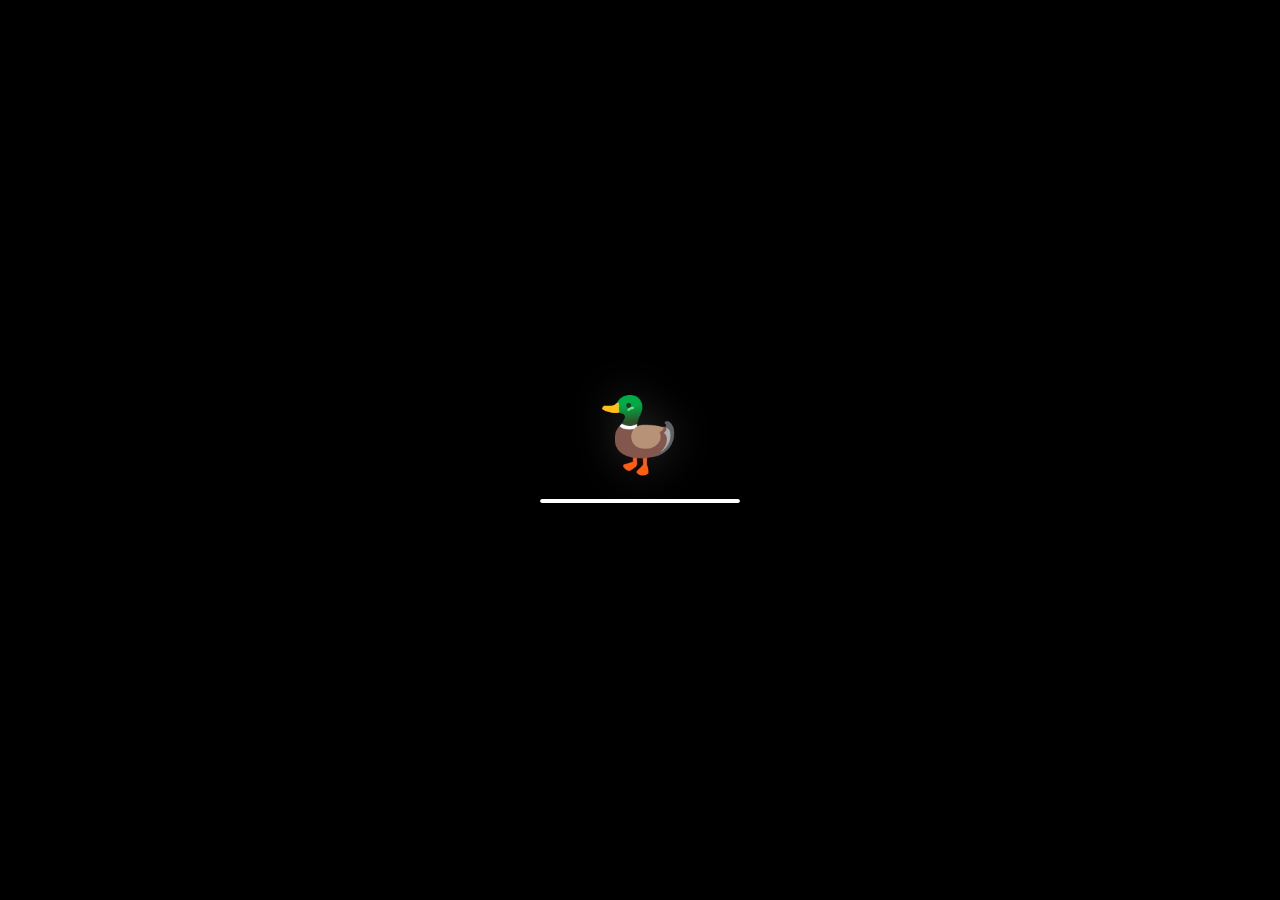
<file: index.html>
<!DOCTYPE html>
<html lang="en">

<head>
    <meta charset="UTF-8" />
    <meta name="viewport" content="width=device-width, initial-scale=1.0" />
    <title>OS Simulator — Interactive OS Concepts</title>
    <meta name="description"
        content="Step-by-step interactive simulations for CPU scheduling, memory management, virtual memory, and mass storage — built to make OS concepts click." />
    <link rel="preconnect" href="https://fonts.googleapis.com">
    <link rel="preconnect" href="https://fonts.gstatic.com" crossorigin>
    <link href="https://fonts.googleapis.com/css2?family=Inter:wght@300;400;500;600;700&display=swap" rel="stylesheet">
    <script>
        (function () {
            try {
                if (localStorage.getItem('theme') === 'light') {
                    document.documentElement.classList.add('light');
                }
                if (sessionStorage.getItem('osSimulatorBootShown') === 'true') {
                    document.documentElement.classList.add('boot-seen');
                }
            } catch (error) { }
        })();
    </script>
    <script>
        /* ══ Global Genie Navigation — defined early so onclick attrs work ══ */
        window.genieNavigate = function (href) {
            var overlay = document.getElementById('genie-flash-overlay');
            if (!overlay) {
                overlay = document.createElement('div');
                overlay.id = 'genie-flash-overlay';
                document.body.appendChild(overlay);
            }

            // Always ensure the overlay has correct base styles
            overlay.style.cssText =
                'position:fixed;inset:0;z-index:2147483647;pointer-events:none;opacity:0;';

            // Theme-aware gradient
            var isDark = !document.body.classList.contains('light') &&
                         !document.documentElement.classList.contains('light');

            overlay.style.background = isDark
                // Dark mode — vivid accent purple ripple (contrasts clearly without being harsh)
                ? 'radial-gradient(ellipse at 50% 50%, rgba(108,99,255,1) 0%, rgba(30,20,80,1) 45%, #0d0e1a 100%)'
                // Light mode — gentle white bloom
                : 'radial-gradient(ellipse at 50% 50%, #eef2ff 0%, #f0f4ff 50%, #ffffff 100%)';

            // Cancel any running animation and play fresh
            if (overlay.getAnimations) {
                overlay.getAnimations().forEach(function (a) { a.cancel(); });
            }
            overlay.animate(
                [
                    { opacity: 0, transform: 'scale(0.88)' },
                    { opacity: 1, transform: 'scale(1.0)', offset: 0.5 },
                    { opacity: 1, transform: 'scale(1.0)' }
                ],
                { duration: 420, easing: 'ease-out', fill: 'forwards' }
            );

            // Navigate after the overlay fully covers the screen
            setTimeout(function () { window.location.href = href; }, 480);
        };
    </script>
    <style>
        /* ── Reset ── */
        *,
        *::before,
        *::after {
            box-sizing: border-box;
            margin: 0;
            padding: 0;
        }

        /* ══ Custom Cursor ══ */
        *, *::before, *::after { cursor: none !important; }
        #cursor-dot {
            position: fixed; top: 0; left: 0;
            width: 8px; height: 8px;
            border-radius: 50%;
            background: #ffffff;
            pointer-events: none;
            z-index: 2147483646;
            transform: translate(-50%, -50%);
            transition: width .15s ease, height .15s ease, background .15s ease, opacity .2s ease;
            mix-blend-mode: difference;
            will-change: transform;
        }
        #cursor-ring {
            position: fixed; top: 0; left: 0;
            width: 36px; height: 36px;
            border-radius: 50%;
            border: 1.5px solid rgba(255,255,255,0.55);
            pointer-events: none;
            z-index: 2147483645;
            transform: translate(-50%, -50%);
            transition: width .25s cubic-bezier(.25,.46,.45,.94),
                        height .25s cubic-bezier(.25,.46,.45,.94),
                        border-color .25s ease, opacity .25s ease;
            will-change: transform;
        }
        body.cursor-hover #cursor-ring { width:52px; height:52px; border-color:rgba(108,99,255,.7); background:rgba(108,99,255,.06); }
        body.cursor-hover #cursor-dot  { width:5px; height:5px; background:#6c63ff; }
        body.cursor-click #cursor-ring { width:22px; height:22px; border-color:rgba(108,99,255,.9); }
        body.cursor-click #cursor-dot  { width:10px; height:10px; }
        body.cursor-out #cursor-dot, body.cursor-out #cursor-ring { opacity:0; }

        /* ── CSS Variables ── */
        :root {
            color-scheme: dark;

            --bg-base: #0d1117;
            --bg-surface: #161b22;
            --bg-card: #21262d;
            --border: rgba(255, 255, 255, 0.08);
            --text-primary: #e6edf3;
            --text-secondary: #8b949e;
            --accent: #6c63ff;
            --font-ui: 'Inter', -apple-system, BlinkMacSystemFont, sans-serif;
        }

        html.light,
        body.light {
            color-scheme: light;

            --bg-base: #f0f0f5;
            --bg-surface: #e4e4eb;
            --bg-card: #ffffff;
            --border: rgba(0, 0, 0, 0.08);
            --text-primary: #111114;
            --text-secondary: #4a4a56;
        }

        html,
        body {
            height: 100%;
            overflow: hidden;
            font-family: var(--font-ui);
            background: var(--bg-base);
            color: var(--text-primary);
            transition: background 0.3s, color 0.3s;
        }

        body {
            padding-top: 28px;
            padding-bottom: 0;
            user-select: none;
        }

        body.theme-animating,
        body.theme-animating * {
            transition-duration: 0.42s !important;
            transition-timing-function: cubic-bezier(0.22, 1, 0.36, 1) !important;
        }

        .theme-transition-wash {
            position: fixed;
            left: var(--theme-x, 50vw);
            top: var(--theme-y, 14px);
            width: 220vmax;
            height: 220vmax;
            border-radius: 50%;
            pointer-events: none;
            z-index: 100001;
            background: var(--theme-wash, rgba(255, 255, 255, 0.72));
            transform: translate(-50%, -50%) scale(0);
            opacity: 0;
            filter: blur(2px);
            animation: theme-wash 0.58s cubic-bezier(0.22, 1, 0.36, 1) both;
            mix-blend-mode: soft-light;
        }

        @keyframes theme-wash {
            0% {
                opacity: 0.65;
                transform: translate(-50%, -50%) scale(0);
            }

            58% {
                opacity: 0.22;
            }

            100% {
                opacity: 0;
                transform: translate(-50%, -50%) scale(1);
            }
        }

        @media (prefers-reduced-motion: reduce) {

            body.theme-animating,
            body.theme-animating * {
                transition-duration: 0.01ms !important;
            }

            .theme-transition-wash {
                display: none;
            }
        }

        /* ══ macOS Top Menu Bar ══ */
        .navbar {
            position: fixed;
            top: 0;
            left: 0;
            right: 0;
            height: 28px;
            z-index: 9999;
            display: flex;
            align-items: center;
            justify-content: space-between;
            padding: 0 12px;
            background: rgba(22, 22, 26, 0.88);
            backdrop-filter: blur(24px) saturate(1.8);
            -webkit-backdrop-filter: blur(24px) saturate(1.8);
            border-bottom: 1px solid rgba(255, 255, 255, 0.07);
            font-size: 13px;
            font-weight: 500;
            color: rgba(255, 255, 255, 0.88);
        }

        body.light .navbar {
            background: rgba(236, 236, 240, 0.88);
            border-bottom: 1px solid rgba(0, 0, 0, 0.08);
            color: rgba(0, 0, 0, 0.85);
        }

        .nav-left {
            display: flex;
            align-items: center;
            gap: 2px;
        }

        .nav-logo {
            font-size: 16px;
            padding: 2px 8px;
            border-radius: 4px;
            cursor: default;
            transition: background 0.15s;
        }

        .nav-logo:hover {
            background: rgba(255, 255, 255, 0.1);
        }

        body.light .nav-logo:hover {
            background: rgba(0, 0, 0, 0.07);
        }

        .nav-links {
            display: flex;
            list-style: none;
            margin: 0;
            padding: 0;
            gap: 0;
        }

        .nav-links li a {
            display: block;
            padding: 3px 10px;
            border-radius: 4px;
            text-decoration: none;
            color: inherit;
            font-size: 13px;
            transition: background 0.15s;
            white-space: nowrap;
        }

        .nav-links li a:hover,
        .nav-links li a.active {
            background: rgba(255, 255, 255, 0.12);
        }

        body.light .nav-links li a:hover,
        body.light .nav-links li a.active {
            background: rgba(0, 0, 0, 0.07);
        }

        .nav-right {
            display: flex;
            align-items: center;
            gap: 10px;
        }

        .mac-status-group {
            display: flex;
            align-items: center;
            gap: 8px;
        }

        .mac-status-icon {
            display: flex;
            align-items: center;
            color: inherit;
            opacity: 0.8;
            padding: 2px 4px;
            border-radius: 3px;
            transition: background 0.15s, opacity 0.15s;
            cursor: default;
        }

        .mac-status-icon:hover {
            background: rgba(255, 255, 255, 0.1);
            opacity: 1;
        }

        body.light .mac-status-icon:hover {
            background: rgba(0, 0, 0, 0.07);
        }

        .mac-theme-toggle {
            display: flex;
            align-items: center;
            gap: 4px;
            padding: 2px 8px;
            border-radius: 4px;
            cursor: pointer;
            border: none;
            background: none;
            color: inherit;
            font-size: 12px;
            font-family: inherit;
            transition: background 0.15s;
        }

        .mac-theme-toggle:hover {
            background: rgba(255, 255, 255, 0.1);
        }

        body.light .mac-theme-toggle:hover {
            background: rgba(0, 0, 0, 0.07);
        }

        .mac-theme-toggle svg {
            width: 13px;
            height: 13px;
        }

        .nav-clock {
            font-size: 12px;
            font-weight: 500;
            letter-spacing: 0.02em;
            opacity: 0.88;
            min-width: 60px;
            text-align: right;
        }

        /* ══ Scroll Progress ══ */
        #scrollProgress {
            position: fixed;
            top: 28px;
            left: 0;
            height: 2px;
            background: linear-gradient(90deg, #4285f4, #34a853);
            z-index: 9997;
            width: 0%;
            transition: width 0.1s;
            pointer-events: none;
        }

        /* ══ Desktop Stage ══ */
        .desktop-stage {
            position: relative;
            width: 100%;
            height: calc(100vh - 28px);
            overflow: hidden;
            background: var(--bg-base);
        }

        /* Aurora canvas fills stage */
        #auroraCanvas {
            position: absolute;
            inset: 0;
            width: 100%;
            height: 100%;
            pointer-events: none;
            z-index: 0;
        }

        /* particle canvas sits above aurora */
        .particle-canvas {
            position: absolute;
            inset: 0;
            width: 100%;
            height: 100%;
            pointer-events: none;
            z-index: 1;
        }

        /* ══ Floating OS Windows ══ */
        .os-window {
            position: absolute;
            z-index: 10;
            min-width: 220px;
            background: rgba(22, 22, 26, 0.82);
            backdrop-filter: blur(20px) saturate(1.6);
            -webkit-backdrop-filter: blur(20px) saturate(1.6);
            border: 1px solid rgba(255, 255, 255, 0.1);
            border-radius: 12px;
            box-shadow: 0 8px 32px rgba(0, 0, 0, 0.45), 0 2px 8px rgba(0, 0, 0, 0.3);
            transition: box-shadow 0.25s ease, opacity 0.3s ease, transform 0.25s ease, border-color 0.25s ease;
            overflow: hidden;
        }

        .os-window.win-entering {
            opacity: 0;
            animation: macOS-app-open 0.65s cubic-bezier(0.34, 1.56, 0.64, 1) both;
        }

        .os-window.win-genie-opening,
        .os-window.win-genie-minimizing {
            pointer-events: none;
            transform-origin: var(--genie-origin-x, 50%) 100%;
            will-change: transform, clip-path, opacity, border-radius;
        }

        .os-window.win-genie-opening {
            animation: macOS-genie-open 0.72s cubic-bezier(0.18, 0.9, 0.2, 1) both;
        }

        .os-window.win-genie-minimizing {
            animation: macOS-genie-open 0.62s cubic-bezier(0.45, 0, 0.18, 1) reverse both;
        }

        body.light .os-window {
            background: rgba(255, 255, 255, 0.82);
            border: 1px solid rgba(0, 0, 0, 0.1);
            box-shadow: 0 8px 32px rgba(0, 0, 0, 0.15), 0 2px 8px rgba(0, 0, 0, 0.1);
        }

        .os-window.focused {
            box-shadow: 0 16px 48px rgba(0, 0, 0, 0.6), 0 4px 12px rgba(0, 0, 0, 0.4);
            z-index: 20;
            border-color: rgba(255, 255, 255, 0.18);
        }

        body.light .os-window.focused {
            box-shadow: 0 16px 48px rgba(0, 0, 0, 0.2), 0 4px 12px rgba(0, 0, 0, 0.15);
        }

        /* Window Hover Pop-up Effect */
        .os-window:not(.minimized):not(.dragging):not(.win-genie-opening):not(.win-genie-minimizing):hover {
            transform: scale(1.025) translateY(-4px);
            box-shadow: 0 24px 64px rgba(0, 0, 0, 0.65), 0 8px 24px rgba(0, 0, 0, 0.4);
            border-color: rgba(255, 255, 255, 0.25);
            z-index: 25;
        }

        body.light .os-window:not(.minimized):not(.dragging):not(.win-genie-opening):not(.win-genie-minimizing):hover {
            box-shadow: 0 24px 64px rgba(0, 0, 0, 0.22), 0 8px 24px rgba(0, 0, 0, 0.12);
            border-color: rgba(0, 0, 0, 0.18);
        }

        .os-window.minimized {
            opacity: 0;
            transform: scale(0.85) translateY(20px);
            pointer-events: none;
        }

        /* Title bar */
        .win-titlebar {
            height: 32px;
            background: rgba(30, 30, 36, 0.9);
            border-bottom: 1px solid rgba(255, 255, 255, 0.07);
            display: flex;
            align-items: center;
            padding: 0 12px;
            cursor: move;
            position: relative;
        }

        body.light .win-titlebar {
            background: rgba(235, 235, 242, 0.9);
            border-bottom: 1px solid rgba(0, 0, 0, 0.07);
        }

        .traffic-lights {
            display: flex;
            gap: 6px;
            align-items: center;
            flex-shrink: 0;
        }

        .tl {
            width: 12px;
            height: 12px;
            border-radius: 50%;
            cursor: pointer;
            transition: filter 0.15s, transform 0.1s;
            position: relative;
            display: block;
            flex-shrink: 0;
            box-shadow: inset 0 -1px 1px rgba(0, 0, 0, 0.25), inset 0 1px 1px rgba(255, 255, 255, 0.25);
        }

        .tl:hover {
            filter: brightness(1.2);
            transform: scale(1.1);
        }

        .tl-red {
            background: #ff5f57;
        }

        .tl-yellow {
            background: #febc2e;
        }

        .tl-green {
            background: #28c840;
        }

        .win-title {
            position: absolute;
            left: 50%;
            transform: translateX(-50%);
            font-size: 12px;
            font-weight: 600;
            color: rgba(255, 255, 255, 0.55);
            font-family: -apple-system, BlinkMacSystemFont, sans-serif;
            pointer-events: none;
            white-space: nowrap;
        }

        body.light .win-title {
            color: rgba(0, 0, 0, 0.5);
        }

        /* Window body */
        .win-body {
            padding: 24px 22px 22px;
            display: flex;
            flex-direction: column;
            align-items: flex-start;
            gap: 8px;
        }

        .win-module-icon {
            font-size: 36px;
            line-height: 1;
        }

        .win-module-icon-img {
            width: 48px;
            height: 48px;
            display: block;
            object-fit: contain;
            filter: drop-shadow(0 5px 10px rgba(0, 0, 0, 0.28));
        }

        .win-module-name {
            font-size: 16px;
            font-weight: 700;
            color: var(--text-primary);
            letter-spacing: -0.01em;
        }

        .win-module-desc {
            font-size: 12px;
            color: var(--text-secondary);
            line-height: 1.6;
            max-width: 260px;
        }

        .win-algo-tags {
            display: flex;
            flex-wrap: wrap;
            gap: 4px;
            margin-top: 2px;
        }

        .win-algo-tag {
            font-size: 10px;
            padding: 2px 7px;
            border-radius: 99px;
            background: rgba(108, 99, 255, 0.15);
            border: 1px solid rgba(108, 99, 255, 0.3);
            color: rgba(255, 255, 255, 0.65);
            font-family: 'JetBrains Mono', monospace;
        }

        body.light .win-algo-tag {
            background: rgba(108, 99, 255, 0.1);
            color: rgba(0, 0, 0, 0.6);
        }

        .win-launch-btn {
            display: inline-flex;
            align-items: center;
            gap: 6px;
            margin-top: 6px;
            padding: 7px 14px;
            border-radius: 8px;
            font-size: 12px;
            font-weight: 600;
            text-decoration: none;
            color: #fff;
            transition: filter 0.15s, transform 0.1s;
            cursor: pointer;
        }

        .win-launch-btn:hover {
            filter: brightness(1.15);
            transform: translateY(-1px);
        }

        .compact-sim-widget {
            height: calc(100vh - 140px);
            min-height: 520px;
            overflow-y: auto;
            padding: 18px;
            display: flex;
            flex-direction: column;
            gap: 16px;
            background:
                radial-gradient(circle at 50% 100%, rgba(108, 99, 255, 0.18), transparent 42%),
                rgba(13, 17, 23, 0.94);
        }

        body.light .compact-sim-widget {
            background:
                radial-gradient(circle at 50% 100%, rgba(90, 82, 232, 0.08), transparent 42%),
                rgba(245, 245, 247, 0.96);
        }

        .compact-section-label {
            font-size: 10px;
            font-weight: 800;
            letter-spacing: 0.08em;
            text-transform: uppercase;
            color: var(--text-secondary);
            margin-bottom: 8px;
        }

        .compact-pill-row,
        .compact-toolbar,
        .compact-chip-row,
        .compact-metrics-grid,
        .compact-compare-grid {
            display: flex;
            flex-wrap: wrap;
            gap: 8px;
        }

        .compact-pill,
        .compact-btn {
            border: 1px solid rgba(255, 255, 255, 0.12);
            background: rgba(255, 255, 255, 0.05);
            color: var(--text-secondary);
            border-radius: 8px;
            padding: 6px 12px;
            font: 600 11px var(--font-ui);
            cursor: pointer;
        }

        .compact-pill:hover,
        .compact-btn:hover {
            color: var(--text-primary);
            background: rgba(255, 255, 255, 0.09);
        }

        .compact-pill.active {
            color: #fff;
            background: rgba(108, 99, 255, 0.65);
            border-color: rgba(108, 99, 255, 0.9);
        }

        .compact-btn.primary {
            color: #fff;
            background: linear-gradient(135deg, #6c63ff, #4285f4);
            border-color: transparent;
        }

        .compact-btn.danger {
            color: #ea4335;
        }

        body.light .compact-pill,
        body.light .compact-btn {
            background: rgba(0, 0, 0, 0.04);
            border-color: rgba(0, 0, 0, 0.12);
        }

        body.light .compact-btn.primary {
            background: linear-gradient(135deg, #6c63ff, #4285f4);
            border-color: transparent;
            color: #fff;
        }

        body.light .compact-btn.primary:hover {
            filter: brightness(1.1);
        }

        body.light .compact-pill.active {
            color: #fff;
            background: rgba(108, 99, 255, 0.75);
            border-color: rgba(108, 99, 255, 0.9);
        }

        .compact-desc {
            margin-top: 8px;
            padding: 10px 12px;
            border-radius: 8px;
            border: 1px solid rgba(255, 255, 255, 0.08);
            background: rgba(255, 255, 255, 0.04);
            color: var(--text-secondary);
            font-size: 12px;
            line-height: 1.5;
        }

        .compact-grid {
            display: grid;
            grid-template-columns: repeat(3, minmax(120px, 1fr));
            gap: 10px;
        }

        .compact-grid.two {
            grid-template-columns: repeat(2, minmax(120px, 1fr));
        }

        .compact-full {
            grid-column: 1 / -1;
        }

        .compact-field label {
            display: block;
            font-size: 10px;
            font-weight: 700;
            color: var(--text-secondary);
            margin-bottom: 4px;
            text-transform: uppercase;
            letter-spacing: 0.04em;
        }

        .compact-input {
            width: 100%;
            border: 1px solid rgba(255, 255, 255, 0.12);
            border-radius: 7px;
            background: rgba(0, 0, 0, 0.18);
            color: var(--text-primary);
            padding: 7px 9px;
            font: 600 12px var(--font-ui);
        }

        body.light .compact-input {
            background: rgba(255, 255, 255, 0.72);
            border-color: rgba(0, 0, 0, 0.12);
        }

        .compact-chip,
        .compact-tag {
            display: inline-flex;
            align-items: center;
            gap: 6px;
            min-height: 24px;
            padding: 4px 9px;
            border-radius: 7px;
            background: rgba(108, 99, 255, 0.18);
            border: 1px solid rgba(108, 99, 255, 0.28);
            color: var(--text-primary);
            font: 700 11px var(--font-mono);
            cursor: pointer;
        }

        .compact-numpad {
            display: grid;
            grid-template-columns: repeat(6, 1fr);
            gap: 6px;
            margin-top: 8px;
        }

        .compact-output {
            display: none;
            flex-direction: column;
            gap: 12px;
        }

        .compact-output.visible {
            display: flex;
        }

        .compact-table-wrap {
            overflow: auto;
            border: 1px solid rgba(255, 255, 255, 0.08);
            border-radius: 8px;
            max-height: 260px;
        }

        .compact-table {
            width: 100%;
            border-collapse: collapse;
            font-size: 11px;
        }

        .compact-table th,
        .compact-table td {
            padding: 7px 9px;
            border-bottom: 1px solid rgba(255, 255, 255, 0.06);
            text-align: left;
            white-space: nowrap;
        }

        .compact-table th {
            color: var(--text-secondary);
            font-size: 10px;
            text-transform: uppercase;
            letter-spacing: 0.05em;
            background: rgba(255, 255, 255, 0.04);
        }

        .compact-metric-card,
        .compact-compare-card {
            flex: 1 1 130px;
            min-width: 130px;
            border: 1px solid rgba(255, 255, 255, 0.08);
            border-radius: 8px;
            background: rgba(255, 255, 255, 0.04);
            padding: 10px;
        }

        .compact-metric-value {
            color: var(--text-primary);
            font-size: 18px;
            font-weight: 800;
        }

        .compact-metric-label {
            color: var(--text-secondary);
            font-size: 10px;
            text-transform: uppercase;
            letter-spacing: 0.05em;
        }

        .vm-trace-mini {
            display: flex;
            gap: 5px;
            overflow-x: auto;
            padding-bottom: 4px;
        }

        .vm-step-mini {
            min-width: 44px;
            border: 1px solid rgba(255, 255, 255, 0.08);
            border-radius: 7px;
            background: rgba(255, 255, 255, 0.04);
            padding: 6px;
            text-align: center;
            font: 700 11px var(--font-mono);
        }

        .vm-step-mini.fault {
            border-color: rgba(234, 67, 53, 0.45);
        }

        .vm-step-mini.hit {
            border-color: rgba(52, 168, 83, 0.45);
        }

        .vm-frame-mini {
            margin-top: 4px;
            padding: 2px;
            border-radius: 4px;
            background: rgba(255, 255, 255, 0.06);
            color: var(--text-secondary);
        }

        .disk-canvas-wrap {
            height: 340px;
            border: 1px solid rgba(255, 255, 255, 0.08);
            border-radius: 8px;
            background: rgba(255, 255, 255, 0.015);
            overflow: hidden;
        }

        .disk-canvas-wrap canvas {
            display: block;
            width: 100%;
            height: 100%;
        }

        /* Welcome window wider */
        #win-welcome .win-body {
            align-items: center;
            text-align: center;
            padding: 38px 36px 36px;
        }

        #win-welcome .win-title-big {
            font-size: 32px;
            font-weight: 800;
            letter-spacing: -0.03em;
            color: var(--text-primary);
            line-height: 1.25;
        }

        #win-welcome .win-subtitle {
            font-size: 14px;
            color: var(--text-secondary);
            line-height: 1.65;
            max-width: 480px;
            margin: 6px 0 10px;
        }

        .win-badge {
            display: inline-flex;
            align-items: center;
            gap: 5px;
            padding: 4px 10px;
            border-radius: 99px;
            font-size: 11px;
            font-weight: 500;
            background: rgba(108, 99, 255, 0.15);
            border: 1px solid rgba(108, 99, 255, 0.3);
            color: rgba(108, 99, 255, 0.9);
        }

        .win-badge-dot {
            width: 6px;
            height: 6px;
            border-radius: 50%;
            background: #6c63ff;
            animation: pulse 2s infinite;
        }

        @keyframes pulse {

            0%,
            100% {
                opacity: 1;
                transform: scale(1)
            }

            50% {
                opacity: 0.6;
                transform: scale(0.9)
            }
        }

        /* ══ Embedded CPU Simulator ══ */
        .cpu-sim-wrap {
            display: flex;
            flex-direction: column;
            gap: 14px;
            padding: 18px 16px 16px;
            overflow-y: auto;
            max-height: calc(100vh - 120px);
        }

        .cpu-sim-grid {
            display: grid;
            grid-template-columns: 1fr 1fr;
            gap: 24px;
            align-items: start;
        }

        @media (max-width: 900px) {
            .cpu-sim-grid {
                grid-template-columns: 1fr;
                gap: 16px;
            }
        }

        .cpu-sim-left {
            display: flex;
            flex-direction: column;
            gap: 16px;
        }

        .cpu-sim-right {
            display: flex;
            flex-direction: column;
            gap: 16px;
            height: 100%;
        }

        .cpu-sim-placeholder {
            display: flex;
            flex-direction: column;
            align-items: center;
            justify-content: center;
            text-align: center;
            padding: 40px 24px;
            background: rgba(255, 255, 255, 0.02);
            border: 1px dashed rgba(255, 255, 255, 0.08);
            border-radius: 12px;
            color: var(--text-secondary);
            font-size: 11px;
            height: 100%;
            min-height: 250px;
            gap: 12px;
        }

        body.light .cpu-sim-placeholder {
            background: rgba(0, 0, 0, 0.01);
            border-color: rgba(0, 0, 0, 0.06);
        }

        .cpu-sim-placeholder-icon {
            font-size: 32px;
            opacity: 0.6;
        }

        .cpu-sim-section-label {
            font-size: 10px;
            font-weight: 700;
            letter-spacing: 0.08em;
            text-transform: uppercase;
            color: var(--text-secondary);
            margin-bottom: 4px;
        }

        .cpu-sim-algo-pills {
            display: flex;
            flex-wrap: wrap;
            gap: 6px;
        }

        .cpu-sim-pill {
            padding: 4px 12px;
            border-radius: 99px;
            font-size: 11px;
            font-weight: 600;
            cursor: pointer;
            border: 1px solid rgba(255, 255, 255, 0.12);
            background: rgba(255, 255, 255, 0.05);
            color: var(--text-secondary);
            transition: all 0.15s;
        }

        .cpu-sim-pill:hover {
            background: rgba(255, 255, 255, 0.1);
            color: var(--text-primary);
        }

        .cpu-sim-pill.active {
            background: rgba(108, 99, 255, 0.2);
            border-color: rgba(108, 99, 255, 0.5);
            color: #a89cff;
        }

        body.light .cpu-sim-pill {
            border-color: rgba(0, 0, 0, 0.12);
            background: rgba(0, 0, 0, 0.04);
            color: var(--text-secondary);
        }

        body.light .cpu-sim-pill.active {
            background: rgba(108, 99, 255, 0.1);
            border-color: rgba(108, 99, 255, 0.4);
            color: #5a52cc;
        }

        .cpu-sim-rr-opts {
            display: flex;
            align-items: center;
            gap: 8px;
            font-size: 12px;
        }

        .cpu-sim-input {
            background: rgba(255, 255, 255, 0.06);
            border: 1px solid rgba(255, 255, 255, 0.12);
            border-radius: 6px;
            color: var(--text-primary);
            font-family: inherit;
            font-size: 12px;
            padding: 4px 8px;
            width: 70px;
        }

        body.light .cpu-sim-input {
            background: rgba(0, 0, 0, 0.05);
            border-color: rgba(0, 0, 0, 0.12);
        }

        .cpu-sim-toolbar {
            display: flex;
            gap: 8px;
            flex-wrap: wrap;
        }

        .cpu-sim-btn {
            display: inline-flex;
            align-items: center;
            gap: 5px;
            padding: 5px 12px;
            border-radius: 8px;
            font-size: 11px;
            font-weight: 600;
            cursor: pointer;
            border: none;
            font-family: inherit;
            transition: filter 0.15s, transform 0.1s;
        }

        .cpu-sim-btn:hover {
            filter: brightness(1.15);
            transform: translateY(-1px);
        }

        .cpu-sim-btn-primary {
            background: rgba(108, 99, 255, 0.85);
            color: #fff;
        }

        .cpu-sim-btn-ghost {
            background: rgba(255, 255, 255, 0.07);
            color: var(--text-secondary);
            border: 1px solid rgba(255, 255, 255, 0.1);
        }

        .cpu-sim-btn-run {
            background: linear-gradient(135deg, #6c63ff, #4285f4);
            color: #fff;
            padding: 7px 18px;
            font-size: 12px;
            border-radius: 10px;
        }

        body.light .cpu-sim-btn-ghost {
            background: rgba(0, 0, 0, 0.05);
            border-color: rgba(0, 0, 0, 0.1);
        }

        .cpu-sim-table-wrap {
            overflow-x: auto;
        }

        .cpu-sim-table {
            width: 100%;
            border-collapse: collapse;
            font-size: 11px;
        }

        .cpu-sim-table th {
            padding: 6px 8px;
            text-align: left;
            font-weight: 600;
            color: var(--text-secondary);
            border-bottom: 1px solid var(--border);
            font-size: 10px;
            text-transform: uppercase;
            letter-spacing: 0.05em;
        }

        .cpu-sim-table td {
            padding: 5px 6px;
            border-bottom: 1px solid rgba(255, 255, 255, 0.04);
        }

        body.light .cpu-sim-table td {
            border-bottom: 1px solid rgba(0, 0, 0, 0.05);
        }

        .cpu-sim-table input {
            width: 100%;
            background: rgba(255, 255, 255, 0.06);
            border: 1px solid rgba(255, 255, 255, 0.1);
            border-radius: 5px;
            color: var(--text-primary);
            font-size: 11px;
            padding: 3px 6px;
            font-family: inherit;
        }

        body.light .cpu-sim-table input {
            background: rgba(0, 0, 0, 0.04);
            border-color: rgba(0, 0, 0, 0.1);
        }

        .cpu-sim-remove {
            background: none;
            border: none;
            cursor: pointer;
            color: rgba(234, 67, 53, 0.7);
            padding: 2px 4px;
            border-radius: 4px;
            font-size: 14px;
            transition: color 0.15s;
        }

        .cpu-sim-remove:hover {
            color: #ea4335;
        }

        .cpu-sim-gantt-wrap {
            overflow-x: auto;
            padding-bottom: 24px;
        }

        .cpu-sim-gantt {
            display: flex;
            height: 72px;
            min-width: 100%;
            align-items: stretch;
        }

        /* ── Aquarium water canvas inside each Gantt block ── */
        .gantt-water-canvas {
            position: absolute;
            inset: 0;
            width: 100%;
            height: 100%;
            border-radius: inherit;
            z-index: 0;
            pointer-events: none;
            display: block;
        }

        .cpu-sim-block {
            display: flex;
            flex-direction: column;
            align-items: center;
            justify-content: center;
            font-size: 11px;
            font-weight: 700;
            color: #fff;
            border-radius: 6px;
            min-width: 28px;
            position: relative;
            overflow: hidden;
            animation: gantt-in 0.4s ease both;
            border: 1px solid rgba(255, 255, 255, 0.1);
            /* Nearly transparent — water canvas paints the fill */
            background: rgba(255, 255, 255, 0.03);
            box-shadow: inset 0 1px 0 rgba(255, 255, 255, 0.06), 0 4px 12px -6px var(--block-color, var(--accent));
        }

        body.light .cpu-sim-block {
            border-color: rgba(0, 0, 0, 0.08);
            background: rgba(0, 0, 0, 0.03);
        }

        .cpu-sim-block::after {
            content: '';
            position: absolute;
            inset: 0;
            background: linear-gradient(135deg,
                    rgba(255, 255, 255, 0.16) 0%,
                    rgba(255, 255, 255, 0) 40%,
                    rgba(0, 0, 0, 0.10) 100%);
            pointer-events: none;
            z-index: 2;
        }

        .cpu-sim-label {
            position: relative;
            z-index: 1;
            font-size: 11px;
            font-weight: 600;
            color: #fff;
            text-shadow: 0 1px 3px rgba(0, 0, 0, 0.4);
            line-height: 1;
        }

        .cpu-sim-time {
            position: relative;
            z-index: 1;
            font-size: 9px;
            color: rgba(255, 255, 255, 0.75);
            margin-top: 2px;
            line-height: 1;
        }

        @keyframes gantt-in {
            from {
                opacity: 0;
                transform: scaleX(0);
                transform-origin: left;
            }

            to {
                opacity: 1;
                transform: scaleX(1);
            }
        }

        .cpu-sim-block-idle {
            background: rgba(255, 255, 255, 0.08);
            color: var(--text-secondary);
            border: 1px dashed rgba(255, 255, 255, 0.15);
            box-shadow: none !important;
        }

        .cpu-sim-block-idle::after {
            display: none;
        }

        .cpu-sim-timeline {
            display: flex;
            position: relative;
            height: 20px;
            margin-top: 2px;
        }

        .cpu-sim-tick {
            position: absolute;
            font-size: 9px;
            color: var(--text-secondary);
            transform: translateX(-50%);
        }

        .cpu-sim-results-table {
            width: 100%;
            border-collapse: collapse;
            font-size: 11px;
        }

        .cpu-sim-results-table th {
            padding: 5px 6px;
            text-align: center;
            font-size: 10px;
            font-weight: 600;
            color: var(--text-secondary);
            border-bottom: 1px solid var(--border);
            text-transform: uppercase;
            letter-spacing: 0.05em;
        }

        .cpu-sim-results-table td {
            padding: 4px 6px;
            text-align: center;
            border-bottom: 1px solid rgba(255, 255, 255, 0.04);
            font-size: 11px;
        }

        body.light .cpu-sim-results-table td {
            border-bottom: 1px solid rgba(0, 0, 0, 0.04);
        }

        .cpu-sim-metrics {
            display: grid;
            grid-template-columns: repeat(auto-fill, minmax(130px, 1fr));
            gap: 8px;
        }

        .cpu-sim-metric {
            background: rgba(255, 255, 255, 0.04);
            border: 1px solid rgba(255, 255, 255, 0.08);
            border-radius: 8px;
            padding: 10px 12px;
            display: flex;
            flex-direction: column;
            gap: 2px;
        }

        body.light .cpu-sim-metric {
            background: rgba(0, 0, 0, 0.03);
            border-color: rgba(0, 0, 0, 0.07);
        }

        .cpu-sim-metric-icon {
            font-size: 16px;
        }

        .cpu-sim-metric-val {
            font-size: 18px;
            font-weight: 700;
            color: var(--text-primary);
        }

        .cpu-sim-metric-lbl {
            font-size: 10px;
            color: var(--text-secondary);
            font-weight: 500;
        }

        /* ── About Us ── */
        .about-card {
            transition: all 0.25s cubic-bezier(0.16, 1, 0.3, 1) !important;
        }

        .about-card:hover {
            background: rgba(255, 255, 255, 0.08) !important;
            border-color: rgba(255, 255, 255, 0.2) !important;
            transform: translateY(-3px) scale(1.02);
            box-shadow: 0 8px 24px rgba(0, 0, 0, 0.35);
        }

        body.light .about-card {
            background: rgba(0, 0, 0, 0.02) !important;
            border: 1px solid rgba(0, 0, 0, 0.06) !important;
        }

        body.light .about-card:hover {
            background: rgba(0, 0, 0, 0.06) !important;
            border-color: rgba(0, 0, 0, 0.12) !important;
            box-shadow: 0 8px 24px rgba(0, 0, 0, 0.08);
        }

        /* ── Calendar Styles ── */
        .calendar-day-cell {
            position: relative;
            aspect-ratio: 1;
            display: flex;
            align-items: center;
            justify-content: center;
            font-size: 11px;
            font-weight: 600;
            border-radius: 6px;
            cursor: pointer;
            color: var(--text-primary);
            transition: all 0.15s cubic-bezier(0.16, 1, 0.3, 1);
            user-select: none;
        }

        .calendar-day-cell:hover:not(.empty-cell) {
            background: rgba(255, 255, 255, 0.08);
            transform: scale(1.08);
        }

        body.light .calendar-day-cell:hover:not(.empty-cell) {
            background: rgba(0, 0, 0, 0.06);
        }

        .calendar-day-cell.today-cell {
            background: var(--accent) !important;
            color: #fff !important;
            box-shadow: 0 2px 8px rgba(108, 99, 255, 0.4);
        }

        .calendar-day-cell.selected-cell:not(.today-cell) {
            border: 1px solid var(--accent);
            color: var(--accent);
            background: rgba(108, 99, 255, 0.1);
        }

        .calendar-day-cell.has-event-cell::after {
            content: '';
            position: absolute;
            bottom: 3px;
            width: 4px;
            height: 4px;
            border-radius: 50%;
            background: #34a853;
        }

        .calendar-day-cell.today-cell.has-event-cell::after {
            background: #fff;
        }

        .cal-input {
            background: rgba(255, 255, 255, 0.06);
            border: 1px solid rgba(255, 255, 255, 0.12);
            border-radius: 6px;
            color: var(--text-primary);
            font-family: inherit;
            font-size: 11px;
            padding: 4px 8px;
            outline: none;
        }

        body.light .cal-input {
            background: rgba(0, 0, 0, 0.05);
            border-color: rgba(0, 0, 0, 0.12);
        }

        /* ── Clock & Widgets ── */
        .clock-widget-card {
            flex: 1;
            background: rgba(255, 255, 255, 0.03);
            border: 1px solid rgba(255, 255, 255, 0.06);
            border-radius: 14px;
            padding: 16px;
            display: flex;
            flex-direction: column;
            align-items: center;
            justify-content: flex-start;
            gap: 12px;
            transition: all 0.3s cubic-bezier(0.16, 1, 0.3, 1);
            min-height: 250px;
        }

        .clock-widget-card:hover {
            background: rgba(255, 255, 255, 0.06);
            border-color: rgba(255, 255, 255, 0.12);
            transform: translateY(-2px);
            box-shadow: 0 8px 24px rgba(0, 0, 0, 0.2);
        }

        body.light .clock-widget-card {
            background: rgba(0, 0, 0, 0.02);
            border: 1px solid rgba(0, 0, 0, 0.06);
        }

        body.light .clock-widget-card:hover {
            background: rgba(0, 0, 0, 0.04);
            border-color: rgba(0, 0, 0, 0.1);
        }

        .clock-mode-tabs {
            width: 100%;
            display: grid;
            grid-template-columns: repeat(3, 1fr);
            gap: 4px;
            padding: 4px;
            border-radius: 10px;
            background: rgba(255, 255, 255, 0.05);
            border: 1px solid rgba(255, 255, 255, 0.08);
        }

        body.light .clock-mode-tabs {
            background: rgba(0, 0, 0, 0.04);
            border-color: rgba(0, 0, 0, 0.08);
        }

        .clock-mode-tab {
            border: none;
            border-radius: 7px;
            padding: 6px 8px;
            background: transparent;
            color: var(--text-secondary);
            cursor: pointer;
            font: inherit;
            font-size: 11px;
            font-weight: 700;
            transition: background 0.15s, color 0.15s, box-shadow 0.15s;
        }

        .clock-mode-tab.active {
            background: rgba(255, 255, 255, 0.12);
            color: var(--text-primary);
            box-shadow: 0 2px 8px rgba(0, 0, 0, 0.18);
        }

        body.light .clock-mode-tab.active {
            background: rgba(255, 255, 255, 0.72);
            box-shadow: 0 2px 8px rgba(0, 0, 0, 0.08);
        }

        .clock-mode-panel {
            width: 100%;
            display: none;
        }

        .clock-mode-panel.active {
            display: flex;
            flex-direction: column;
            align-items: center;
            gap: 12px;
        }

        .timer-preset-btn {
            padding: 3px 8px;
            font-size: 10px;
            font-weight: 600;
            border-radius: 4px;
            border: 1px solid rgba(255, 255, 255, 0.08);
            background: rgba(255, 255, 255, 0.03);
            color: var(--text-secondary);
            cursor: pointer;
            transition: all 0.15s;
        }

        .timer-preset-btn:hover {
            background: rgba(255, 255, 255, 0.08);
            color: var(--text-primary);
        }

        body.light .timer-preset-btn {
            border-color: rgba(0, 0, 0, 0.08);
            background: rgba(0, 0, 0, 0.03);
        }

        body.light .timer-preset-btn:hover {
            background: rgba(0, 0, 0, 0.06);
        }

        /* ══ macOS Taskbar (Dock) ══ */
        .taskbar {
            position: fixed;
            bottom: 12px;
            left: 50%;
            transform: translateX(-50%);
            height: 76px;
            z-index: 9998;
            display: flex;
            align-items: center;
            justify-content: center;
            padding: 0 20px;
            gap: 16px;
            background: rgba(22, 22, 26, 0.45);
            backdrop-filter: blur(28px) saturate(1.8);
            -webkit-backdrop-filter: blur(28px) saturate(1.8);
            border: 1px solid rgba(255, 255, 255, 0.12);
            border-radius: 24px;
            box-shadow: 0 12px 48px rgba(0, 0, 0, 0.45);
            transition: all 0.3s cubic-bezier(0.16, 1, 0.3, 1);
        }

        body.light .taskbar {
            background: rgba(255, 255, 255, 0.45);
            border: 1px solid rgba(0, 0, 0, 0.12);
            box-shadow: 0 12px 48px rgba(0, 0, 0, 0.15);
        }

        .taskbar:hover {
            height: 82px;
            padding: 0 24px;
            gap: 20px;
        }

        .dock-separator {
            width: 1px;
            height: 44px;
            flex: 0 0 1px;
            align-self: center;
            margin: 0 2px;
            border-radius: 999px;
            background: linear-gradient(to bottom,
                    transparent,
                    rgba(255, 255, 255, 0.28) 18%,
                    rgba(255, 255, 255, 0.28) 82%,
                    transparent);
            box-shadow: 1px 0 0 rgba(0, 0, 0, 0.22);
            pointer-events: none;
            transition: height 0.25s cubic-bezier(0.16, 1, 0.3, 1);
        }

        .taskbar:hover .dock-separator {
            height: 50px;
        }

        body.light .dock-separator {
            background: linear-gradient(to bottom,
                    transparent,
                    rgba(0, 0, 0, 0.22) 18%,
                    rgba(0, 0, 0, 0.22) 82%,
                    transparent);
            box-shadow: 1px 0 0 rgba(255, 255, 255, 0.35);
        }

        .taskbar-tab {
            position: relative;
            display: flex;
            flex-direction: column;
            align-items: center;
            justify-content: center;
            width: 58px;
            height: 58px;
            border-radius: 14px;
            cursor: pointer;
            text-decoration: none;
            color: inherit;
            background: rgba(255, 255, 255, 0.04);
            border: 1px solid rgba(255, 255, 255, 0.05);
            transition: all 0.25s cubic-bezier(0.16, 1, 0.3, 1);
        }

        body.light .taskbar-tab {
            background: rgba(0, 0, 0, 0.03);
            border: 1px solid rgba(0, 0, 0, 0.04);
        }

        .taskbar-tab:hover {
            transform: scale(1.18) translateY(-8px);
            background: rgba(255, 255, 255, 0.12);
            border-color: rgba(255, 255, 255, 0.15);
            box-shadow: 0 6px 16px rgba(0, 0, 0, 0.25);
        }

        body.light .taskbar-tab:hover {
            background: rgba(0, 0, 0, 0.06);
            border-color: rgba(0, 0, 0, 0.1);
        }

        .dock-icon {
            font-size: 32px;
            line-height: 1;
            transition: transform 0.2s;
        }

        .dock-icon-img {
            width: 38px;
            height: 38px;
            display: block;
            object-fit: contain;
        }

        .dock-icon-terminal {
            width: 50px;
            height: 50px;
        }

        .dock-icon-clock {
            width: 48px;
            height: 48px;
        }

        .dock-icon-calendar {
            width: 48px;
            height: 48px;
        }

        .taskbar-tab:hover .dock-icon {
            transform: scale(1.05);
        }

        .taskbar-tab:hover .dock-icon-img {
            transform: scale(1.05);
        }

        .dock-dot {
            width: 4px;
            height: 4px;
            background: transparent;
            border-radius: 50%;
            position: absolute;
            bottom: 5px;
            transition: all 0.2s;
        }

        /* Active window shows primary color dot */
        .taskbar-tab.active-tab .dock-dot {
            background: #6c63ff;
            box-shadow: 0 0 6px rgba(108, 99, 255, 0.8);
        }

        body.light .taskbar-tab.active-tab .dock-dot {
            background: #111114;
            box-shadow: none;
        }

        /* Running but not active tab gets a dimmer dot */
        .taskbar-tab.running-tab:not(.active-tab) .dock-dot {
            background: rgba(255, 255, 255, 0.4);
        }

        body.light .taskbar-tab.running-tab:not(.active-tab) .dock-dot {
            background: rgba(0, 0, 0, 0.35);
        }

        /* Tooltip above dock item */
        .taskbar-tab::after {
            content: attr(data-title);
            position: absolute;
            bottom: 72px;
            background: rgba(22, 22, 26, 0.9);
            color: #fff;
            padding: 4px 10px;
            font-size: 11px;
            font-weight: 500;
            border-radius: 6px;
            white-space: nowrap;
            opacity: 0;
            pointer-events: none;
            transform: translateY(6px);
            transition: all 0.2s cubic-bezier(0.16, 1, 0.3, 1);
            border: 1px solid rgba(255, 255, 255, 0.08);
            box-shadow: 0 4px 12px rgba(0, 0, 0, 0.15);
            z-index: 9999;
        }

        body.light .taskbar-tab::after {
            background: rgba(255, 255, 255, 0.95);
            color: #111114;
            border: 1px solid rgba(0, 0, 0, 0.08);
            box-shadow: 0 4px 12px rgba(0, 0, 0, 0.08);
        }

        .taskbar-tab:hover::after {
            opacity: 1;
            transform: translateY(0);
        }

        /* ══ macOS App Open Keyframe Animation ══ */
        @keyframes macOS-app-open {
            0% {
                opacity: 0;
                transform: scale(0.65) translateY(50px);
            }

            100% {
                opacity: 1;
                transform: scale(1) translateY(0);
            }
        }

        @keyframes macOS-genie-open {
            0% {
                opacity: 0.18;
                border-radius: 24px;
                clip-path: polygon(47% 100%, 53% 100%, 57% 100%, 43% 100%);
                transform:
                    translate(var(--genie-translate-x, 0px), var(--genie-translate-y, 72px)) scale(0.08, 0.035) skewX(var(--genie-skew, 0deg));
            }

            38% {
                opacity: 0.92;
                border-radius: 18px;
                clip-path: polygon(17% 26%, 83% 19%, 100% 100%, 0 100%);
                transform:
                    translate(var(--genie-mid-x, 0px), var(--genie-mid-y, 24px)) scale(0.82, 0.64) skewX(var(--genie-mid-skew, 0deg));
            }

            72% {
                opacity: 1;
                border-radius: 14px;
                clip-path: polygon(3% 3%, 97% 0, 100% 100%, 0 98%);
                transform: translate(0, -8px) scale(1.015, 1.02) skewX(0deg);
            }

            100% {
                opacity: 1;
                border-radius: 12px;
                clip-path: polygon(0 0, 100% 0, 100% 100%, 0 100%);
                transform: translate(0, 0) scale(1, 1) skewX(0deg);
            }
        }

        /* ══ macOS Genie Maximize (green button → fullscreen → navigate) ══ */
        @keyframes macOS-genie-maximize {
            0% {
                opacity: 1;
                clip-path: polygon(0% 0%, 100% 0%, 100% 100%, 0% 100%);
                transform: translate(0, 0) scale(1);
                border-radius: 12px;
            }
            25% {
                opacity: 1;
                clip-path: polygon(5% 0%, 95% 0%, 98% 55%, 2% 45%);
                transform: translate(0, -6px) scale(1.04, 0.96);
                border-radius: 18px;
            }
            55% {
                opacity: 1;
                clip-path: polygon(0% 0%, 100% 0%, 110% 80%, -10% 80%);
                transform: translate(0, -12px) scale(1.12, 1.18);
                border-radius: 0px;
            }
            80% {
                opacity: 1;
                clip-path: polygon(-5% 0%, 105% 0%, 110% 100%, -10% 100%);
                transform: translate(0, 0) scale(1.22, 1.28);
                border-radius: 0px;
            }
            100% {
                opacity: 0;
                clip-path: polygon(-10% 0%, 110% 0%, 110% 110%, -10% 110%);
                transform: translate(0, 0) scale(1.35, 1.42);
                border-radius: 0px;
            }
        }

        .win-maximizing {
            animation: macOS-genie-maximize 0.48s cubic-bezier(0.22, 0.6, 0.36, 1) forwards !important;
            pointer-events: none !important;
            z-index: 99998 !important;
        }

        /* White flash overlay that appears after genie to cover navigation */
        #genie-flash-overlay {
            position: fixed;
            inset: 0;
            z-index: 99999;
            opacity: 0;
            pointer-events: none;
        }

        @keyframes genie-flash-in {
            0%   { opacity: 0; transform: scale(0.92); }
            40%  { opacity: 0.85; transform: scale(1); }
            100% { opacity: 1; transform: scale(1); }
        }

        #genie-flash-overlay.visible {
            animation: genie-flash-in 0.32s cubic-bezier(0.4, 0, 0.2, 1) forwards;
        }

        #win-welcome.win-entering {
            animation-delay: 0.15s;
        }

        #win-cpu-card.win-entering {
            animation-delay: 0.35s;
        }

        #win-memory.win-entering {
            animation-delay: 0.55s;
        }

        #win-virtual.win-entering {
            animation-delay: 0.75s;
        }

        #win-storage.win-entering {
            animation-delay: 0.95s;
        }

        /* ── macOS Boot Screen ── */
        #mac-boot-screen {
            position: fixed;
            inset: 0;
            background: #000000;
            z-index: 100000;
            display: flex;
            flex-direction: column;
            align-items: center;
            justify-content: center;
            gap: 30px;
            transition: opacity 0.8s ease, visibility 0.8s ease;
            opacity: 1;
            visibility: visible;
        }

        html.boot-seen #mac-boot-screen {
            display: none;
        }

        #mac-boot-screen.fade-out {
            opacity: 0;
            visibility: hidden;
            pointer-events: none;
        }

        .boot-logo {
            font-size: 72px;
            line-height: 1;
            filter: drop-shadow(0 0 20px rgba(255, 255, 255, 0.15));
            animation: boot-pulse 2s ease-in-out infinite;
        }

        @keyframes boot-pulse {

            0%,
            100% {
                opacity: 0.95;
                transform: scale(1);
            }

            50% {
                opacity: 0.8;
                transform: scale(0.98);
            }
        }

        .boot-progress-bar {
            width: 200px;
            height: 4px;
            background: #2c2c2e;
            border-radius: 99px;
            overflow: hidden;
            position: relative;
        }

        .boot-progress-fill {
            height: 100%;
            width: 0%;
            background: #ffffff;
            border-radius: 99px;
            box-shadow: 0 0 8px rgba(255, 255, 255, 0.5);
            transition: width 2.5s cubic-bezier(0.1, 0.8, 0.25, 1);
        }

        /* ══ Memory Simulator Widget Styles ══ */
        .mem-sim-wrap {
            padding: 14px 16px;
            display: flex;
            flex-direction: column;
            gap: 14px;
            overflow-y: auto;
            max-height: 520px;
            font-size: 12px;
            color: var(--text-primary);
        }

        .mem-sim-section-label {
            font-size: 9px;
            font-weight: 700;
            text-transform: uppercase;
            letter-spacing: 0.08em;
            color: var(--text-secondary);
            margin-bottom: 6px;
        }

        .mem-algo-pills {
            display: flex;
            flex-wrap: wrap;
            gap: 6px;
        }

        .mem-algo-pill {
            padding: 4px 10px;
            border-radius: 6px;
            border: 1px solid rgba(255, 255, 255, 0.1);
            background: rgba(255, 255, 255, 0.04);
            color: var(--text-secondary);
            font-size: 11px;
            cursor: pointer;
            transition: all 0.15s;
        }

        body.light .mem-algo-pill {
            border-color: rgba(0, 0, 0, 0.1);
            background: rgba(0, 0, 0, 0.03);
        }

        .mem-algo-pill:hover {
            background: rgba(255, 255, 255, 0.1);
            color: var(--text-primary);
        }

        body.light .mem-algo-pill:hover {
            background: rgba(0, 0, 0, 0.07);
        }

        .mem-algo-pill.active {
            background: rgba(234, 67, 53, 0.18);
            border-color: rgba(234, 67, 53, 0.5);
            color: #ea4335;
        }

        body.light .mem-algo-pill.active {
            background: rgba(234, 67, 53, 0.12);
            border-color: rgba(234, 67, 53, 0.4);
            color: #ea4335;
        }

        .mem-algo-desc {
            display: flex;
            align-items: flex-start;
            gap: 6px;
            margin-top: 8px;
            padding: 8px 10px;
            border-radius: 6px;
            background: rgba(255, 255, 255, 0.04);
            border: 1px solid rgba(255, 255, 255, 0.08);
        }

        body.light .mem-algo-desc {
            background: rgba(0, 0, 0, 0.03);
            border-color: rgba(0, 0, 0, 0.08);
        }

        .mem-algo-desc-icon {
            flex-shrink: 0;
            font-size: 11px;
            line-height: 1.4;
            color: #ea4335;
        }

        #memAlgoDescText {
            margin: 0;
            font-size: 11px;
            line-height: 1.4;
            color: var(--text-secondary);
        }

        .mem-config-row {
            display: grid;
            grid-template-columns: 1fr 1fr;
            gap: 8px;
        }

        .mem-config-row .mem-config-card {
            display: flex;
            flex-direction: column;
            gap: 4px;
        }

        .mem-config-card label,
        .mem-config-card .mem-label {
            font-size: 10px;
            font-weight: 600;
            color: var(--text-secondary);
        }

        .mem-computed {
            font-size: 13px;
            font-weight: 700;
            color: #34a853;
        }

        .mem-toggle-row {
            display: flex;
            align-items: center;
            justify-content: space-between;
            font-size: 11px;
            color: var(--text-secondary);
            background: rgba(255, 255, 255, 0.03);
            border: 1px solid rgba(255, 255, 255, 0.07);
            border-radius: 8px;
            padding: 6px 10px;
        }

        body.light .mem-toggle-row {
            background: rgba(0, 0, 0, 0.02);
            border-color: rgba(0, 0, 0, 0.07);
        }

        .mem-toggle-switch {
            position: relative;
            width: 34px;
            height: 18px;
        }

        .mem-toggle-switch input {
            opacity: 0;
            width: 0;
            height: 0;
            position: absolute;
        }

        .mem-toggle-slider {
            position: absolute;
            inset: 0;
            border-radius: 99px;
            background: rgba(255, 255, 255, 0.12);
            cursor: pointer;
            transition: background 0.2s;
        }

        .mem-toggle-slider::before {
            content: '';
            position: absolute;
            width: 13px;
            height: 13px;
            left: 3px;
            top: 2.5px;
            border-radius: 50%;
            background: #fff;
            transition: transform 0.2s;
        }

        .mem-toggle-switch input:checked+.mem-toggle-slider {
            background: #34a853;
        }

        .mem-toggle-switch input:checked+.mem-toggle-slider::before {
            transform: translateX(15px);
        }

        .mem-sim-input {
            width: 100%;
            background: rgba(0, 0, 0, 0.25);
            border: 1px solid rgba(255, 255, 255, 0.1);
            border-radius: 6px;
            color: var(--text-primary);
            font-size: 11px;
            font-family: inherit;
            padding: 4px 8px;
            outline: none;
            transition: border-color 0.15s;
        }

        body.light .mem-sim-input {
            background: rgba(0, 0, 0, 0.06);
            border-color: rgba(0, 0, 0, 0.1);
        }

        .mem-sim-input:focus {
            border-color: rgba(234, 67, 53, 0.6);
        }

        .mem-sim-table-wrap {
            overflow-x: auto;
            border-radius: 8px;
            border: 1px solid rgba(255, 255, 255, 0.07);
        }

        body.light .mem-sim-table-wrap {
            border-color: rgba(0, 0, 0, 0.07);
        }

        .mem-sim-table {
            width: 100%;
            border-collapse: collapse;
            font-size: 11px;
        }

        .mem-sim-table th {
            background: rgba(255, 255, 255, 0.04);
            color: var(--text-secondary);
            font-weight: 600;
            font-size: 10px;
            text-transform: uppercase;
            letter-spacing: 0.04em;
            padding: 6px 8px;
            text-align: left;
            border-bottom: 1px solid rgba(255, 255, 255, 0.07);
        }

        body.light .mem-sim-table th {
            background: rgba(0, 0, 0, 0.03);
            border-color: rgba(0, 0, 0, 0.07);
        }

        .mem-sim-table td {
            padding: 5px 8px;
            border-bottom: 1px solid rgba(255, 255, 255, 0.04);
            vertical-align: middle;
        }

        body.light .mem-sim-table td {
            border-color: rgba(0, 0, 0, 0.04);
        }

        .mem-sim-table tr:last-child td {
            border-bottom: none;
        }

        .mem-sim-toolbar {
            display: flex;
            gap: 6px;
            margin-bottom: 8px;
            flex-wrap: wrap;
        }

        .mem-sim-btn {
            padding: 4px 10px;
            border-radius: 6px;
            border: 1px solid rgba(255, 255, 255, 0.1);
            background: rgba(255, 255, 255, 0.05);
            color: var(--text-secondary);
            font-size: 11px;
            font-family: inherit;
            cursor: pointer;
            transition: all 0.15s;
        }

        body.light .mem-sim-btn {
            border-color: rgba(0, 0, 0, 0.08);
            background: rgba(0, 0, 0, 0.03);
        }

        body.light .mem-sim-btn.mem-sim-btn-primary {
            background: rgba(234, 67, 53, 0.08);
            border-color: rgba(234, 67, 53, 0.25);
            color: #ea4335;
        }

        body.light .mem-sim-btn.mem-sim-btn-primary:hover {
            background: rgba(234, 67, 53, 0.15);
        }

        body.light .mem-sim-btn.mem-sim-btn-run {
            background: linear-gradient(135deg, #ea4335, #e05555);
            border-color: transparent;
            color: #fff;
        }

        body.light .mem-sim-btn.mem-sim-btn-run:hover {
            background: linear-gradient(135deg, #f05040, #e86060);
        }

        .mem-sim-btn:hover {
            background: rgba(255, 255, 255, 0.12);
            color: var(--text-primary);
        }

        body.light .mem-sim-btn:hover {
            background: rgba(0, 0, 0, 0.07);
        }

        .mem-sim-btn-primary {
            background: rgba(234, 67, 53, 0.15);
            border-color: rgba(234, 67, 53, 0.4);
            color: #ea4335;
        }

        .mem-sim-btn-primary:hover {
            background: rgba(234, 67, 53, 0.28);
        }

        .mem-sim-btn-run {
            background: linear-gradient(135deg, #ea4335, #e05555);
            border-color: transparent;
            color: #fff;
            font-weight: 600;
            padding: 6px 14px;
        }

        .mem-sim-btn-run:hover {
            filter: brightness(1.1);
        }

        .mem-sim-btn-remove {
            background: none;
            border: none;
            color: rgba(234, 67, 53, 0.65);
            cursor: pointer;
            font-size: 13px;
            padding: 2px 4px;
        }

        .mem-sim-btn-remove:hover {
            color: #ea4335;
        }

        /* Results window */
        .mem-res-wrap {
            padding: 14px 16px;
            display: flex;
            flex-direction: column;
            gap: 16px;
            overflow-y: auto;
            max-height: 540px;
            font-size: 12px;
            color: var(--text-primary);
        }

        .mem-log-wrap {
            max-height: 120px;
            overflow-y: auto;
            border: 1px solid rgba(255, 255, 255, 0.07);
            border-radius: 8px;
            padding: 8px;
            background: rgba(0, 0, 0, 0.2);
        }

        body.light .mem-log-wrap {
            background: rgba(0, 0, 0, 0.03);
            border-color: rgba(0, 0, 0, 0.07);
        }

        .mem-log-entry {
            font-size: 10px;
            padding: 2px 0;
            animation: fadeSlideIn 0.25s ease both;
            line-height: 1.5;
        }

        @keyframes fadeSlideIn {
            from {
                opacity: 0;
                transform: translateY(4px);
            }

            to {
                opacity: 1;
                transform: none;
            }
        }

        .mem-log-time {
            color: rgba(255, 255, 255, 0.3);
            margin-right: 4px;
            font-size: 9px;
        }

        body.light .mem-log-time {
            color: rgba(0, 0, 0, 0.3);
        }

        .mem-log-success .mem-log-time {
            color: #34a853;
        }

        .mem-log-error .mem-log-time {
            color: #ea4335;
        }

        .mem-log-warning .mem-log-time {
            color: #fbbc05;
        }

        .mem-log-complete .mem-log-time {
            color: #6c63ff;
        }

        /* Memory map */
        .mem-map-bar {
            display: flex;
            width: 100%;
            height: 40px;
            border-radius: 8px;
            overflow: hidden;
            border: 1px solid rgba(255, 255, 255, 0.08);
        }

        body.light .mem-map-bar {
            border-color: rgba(0, 0, 0, 0.08);
        }

        .mem-block {
            position: relative;
            height: 100%;
            overflow: hidden;
            display: flex;
            align-items: center;
            justify-content: center;
            flex-direction: column;
            transition: width 0.4s ease;
        }

        .mem-block-os {
            background: linear-gradient(135deg, #4285f4, #6c63ff);
        }

        .mem-block-hole {
            background: rgba(255, 255, 255, 0.04);
            border-right: 1px dashed rgba(255, 255, 255, 0.1);
        }

        body.light .mem-block-hole {
            background: rgba(0, 0, 0, 0.04);
        }

        .mem-block-job {
            background: rgba(255, 255, 255, 0.03);
        }

        body.light .mem-block-job {
            background: rgba(0, 0, 0, 0.03);
        }

        .mem-block-label {
            font-size: 9px;
            font-weight: 700;
            color: #fff;
            z-index: 1;
            line-height: 1;
        }

        .mem-block-size {
            font-size: 8px;
            color: rgba(255, 255, 255, 0.7);
            z-index: 1;
        }

        .mem-water-canvas {
            position: absolute;
            inset: 0;
            width: 100%;
            height: 100%;
        }

        .mem-addrs {
            display: flex;
            position: relative;
            width: 100%;
            height: 14px;
            margin-top: 2px;
        }

        .mem-addr-label {
            position: absolute;
            font-size: 8px;
            color: var(--text-secondary);
            transform: translateX(-50%);
            white-space: nowrap;
        }

        .mem-step-bar {
            display: flex;
            align-items: center;
            gap: 8px;
        }

        .mem-step-indicator {
            font-size: 10px;
            color: var(--text-secondary);
            flex: 1;
            text-align: center;
        }

        /* Stats */
        .mem-stats-row {
            display: flex;
            gap: 6px;
            flex-wrap: wrap;
        }

        .mem-stat-card {
            flex: 1;
            min-width: 80px;
            background: rgba(255, 255, 255, 0.03);
            border: 1px solid rgba(255, 255, 255, 0.07);
            border-radius: 8px;
            padding: 8px;
            text-align: center;
            animation: fadeSlideIn 0.3s ease both;
        }

        body.light .mem-stat-card {
            background: rgba(0, 0, 0, 0.02);
            border-color: rgba(0, 0, 0, 0.07);
        }

        .mem-stat-icon {
            font-size: 14px;
        }

        .mem-stat-value {
            font-size: 14px;
            font-weight: 700;
            color: var(--text-primary);
            margin: 2px 0;
        }

        .mem-stat-label {
            font-size: 9px;
            color: var(--text-secondary);
        }

        /* Free list */
        .mem-free-item {
            font-size: 10px;
            padding: 3px 8px;
            border-radius: 4px;
            background: rgba(255, 255, 255, 0.03);
            margin-bottom: 3px;
            color: var(--text-secondary);
        }

        body.light .mem-free-item {
            background: rgba(0, 0, 0, 0.03);
        }

        .mem-free-num {
            font-weight: 700;
            color: var(--text-primary);
            margin-right: 6px;
        }

        /* Queues */
        .mem-queues-grid {
            display: grid;
            grid-template-columns: repeat(3, 1fr);
            gap: 8px;
        }

        .mem-queue-card {
            background: rgba(255, 255, 255, 0.03);
            border: 1px solid rgba(255, 255, 255, 0.07);
            border-radius: 8px;
            padding: 8px;
        }

        body.light .mem-queue-card {
            background: rgba(0, 0, 0, 0.02);
            border-color: rgba(0, 0, 0, 0.07);
        }

        .mem-queue-header {
            display: flex;
            align-items: center;
            gap: 4px;
            font-size: 10px;
            font-weight: 600;
            margin-bottom: 4px;
        }

        .mem-queue-count {
            margin-left: auto;
            background: rgba(255, 255, 255, 0.08);
            border-radius: 99px;
            padding: 0 5px;
            font-size: 9px;
        }

        body.light .mem-queue-count {
            background: rgba(0, 0, 0, 0.07);
        }

        .mem-queue-tag {
            display: inline-block;
            padding: 1px 6px;
            border-radius: 4px;
            background: rgba(108, 99, 255, 0.18);
            color: #6c63ff;
            font-size: 9px;
            margin: 2px 2px 0 0;
        }

        .mem-queue-empty {
            font-size: 9px;
            color: var(--text-secondary);
            font-style: italic;
        }

        /* Results table */
        .mem-res-table-wrap {
            overflow-x: auto;
            border-radius: 8px;
            border: 1px solid rgba(255, 255, 255, 0.07);
        }

        body.light .mem-res-table-wrap {
            border-color: rgba(0, 0, 0, 0.07);
        }

        .mem-res-table {
            width: 100%;
            border-collapse: collapse;
            font-size: 10px;
        }

        .mem-res-table th {
            background: rgba(255, 255, 255, 0.04);
            color: var(--text-secondary);
            font-weight: 600;
            font-size: 9px;
            text-transform: uppercase;
            letter-spacing: 0.04em;
            padding: 5px 8px;
            text-align: left;
            border-bottom: 1px solid rgba(255, 255, 255, 0.07);
        }

        body.light .mem-res-table th {
            background: rgba(0, 0, 0, 0.03);
            border-color: rgba(0, 0, 0, 0.07);
        }

        .mem-res-table td {
            padding: 5px 8px;
            border-bottom: 1px solid rgba(255, 255, 255, 0.04);
        }

        body.light .mem-res-table td {
            border-color: rgba(0, 0, 0, 0.04);
        }

        .mem-res-table tr:last-child td {
            border-bottom: none;
        }

        .mem-status-completed {
            color: #34a853;
            font-weight: 600;
        }

        .mem-status-rejected {
            color: #ea4335;
            font-weight: 600;
        }

        .mem-status-waiting {
            color: #fbbc05;
            font-weight: 600;
        }

        /* Metrics */
        .mem-metrics-grid {
            display: grid;
            grid-template-columns: repeat(3, 1fr);
            gap: 8px;
        }

        .mem-metric-card {
            background: rgba(255, 255, 255, 0.03);
            border: 1px solid rgba(255, 255, 255, 0.07);
            border-radius: 8px;
            padding: 10px;
            text-align: center;
            animation: fadeSlideIn 0.3s ease both;
        }

        body.light .mem-metric-card {
            background: rgba(0, 0, 0, 0.02);
            border-color: rgba(0, 0, 0, 0.07);
        }

        .mem-metric-icon {
            font-size: 16px;
        }

        .mem-metric-value {
            font-size: 18px;
            font-weight: 700;
            color: #ea4335;
            margin: 2px 0;
        }

        .mem-metric-unit {
            font-size: 10px;
            font-weight: 400;
            color: var(--text-secondary);
            margin-left: 2px;
        }

        .mem-metric-label {
            font-size: 9px;
            color: var(--text-secondary);
        }

        /* ── Onboarding / Tips System ── */
        .quick-tips-btn {
            position: fixed;
            bottom: 24px;
            right: 24px;
            z-index: 99999;
            display: flex;
            align-items: center;
            gap: 6px;
            padding: 8px 14px;
            border-radius: 20px;
            background: rgba(30, 30, 45, 0.65);
            border: 1px solid rgba(255, 255, 255, 0.15);
            color: #fff;
            font: 600 11px var(--font-ui);
            cursor: pointer;
            backdrop-filter: blur(16px);
            -webkit-backdrop-filter: blur(16px);
            box-shadow: 0 4px 16px rgba(0, 0, 0, 0.25);
            transition: all 0.2s cubic-bezier(0.4, 0, 0.2, 1);
        }

        body.light .quick-tips-btn {
            background: rgba(255, 255, 255, 0.75);
            border-color: rgba(0, 0, 0, 0.12);
            color: #333;
            box-shadow: 0 4px 16px rgba(0, 0, 0, 0.08);
        }

        .quick-tips-btn:hover {
            background: rgba(255, 255, 255, 0.12);
            transform: translateY(-1px);
        }

        body.light .quick-tips-btn:hover {
            background: rgba(0, 0, 0, 0.05);
        }

        .quick-tips-btn.active {
            background: var(--accent);
            border-color: rgba(255, 255, 255, 0.2);
            color: #fff;
            box-shadow: 0 4px 20px rgba(108, 99, 255, 0.4);
        }

        .tip-pointer-container {
            position: fixed;
            z-index: 99998;
            pointer-events: none;
            opacity: 0;
            transform: scale(0.9);
            transition: opacity 0.3s cubic-bezier(0.4, 0, 0.2, 1), transform 0.3s cubic-bezier(0.4, 0, 0.2, 1);
        }

        .tip-pointer-container.visible {
            opacity: 1;
            transform: scale(1);
            pointer-events: auto;
        }

        .tip-pulse {
            width: 14px;
            height: 14px;
            background: var(--accent);
            border-radius: 50%;
            position: absolute;
            top: -7px;
            left: -7px;
            box-shadow: 0 0 0 0 rgba(108, 99, 255, 0.7);
            animation: tip-pulse-anim 1.8s infinite;
        }
        
        body.light .tip-pulse {
            background: #7C5C38;
            box-shadow: 0 0 0 0 rgba(124, 92, 56, 0.7);
            animation: tip-pulse-light-anim 1.8s infinite;
        }

        .tip-card {
            position: absolute;
            background: rgba(30, 30, 45, 0.88);
            border: 1px solid rgba(255, 255, 255, 0.1);
            border-radius: 12px;
            padding: 10px 14px;
            width: 200px;
            color: #fff;
            font-size: 11px;
            line-height: 1.45;
            box-shadow: 0 12px 32px rgba(0, 0, 0, 0.4);
            backdrop-filter: blur(12px);
            -webkit-backdrop-filter: blur(12px);
            pointer-events: none;
            transform-origin: center;
        }

        body.light .tip-card {
            background: rgba(255, 255, 255, 0.95);
            border-color: rgba(0, 0, 0, 0.08);
            color: #333;
            box-shadow: 0 12px 32px rgba(0, 0, 0, 0.12);
        }

        .tip-card b {
            display: block;
            margin-bottom: 4px;
            color: #a89cff;
            font-size: 12px;
        }
        
        body.light .tip-card b {
            color: #7C5C38;
        }

        /* Tip Cards Arrows */
        .tip-card::after {
            content: '';
            position: absolute;
            border: 6px solid transparent;
        }

        /* Orientations and alignments */
        .tip-card.dir-bottom {
            top: 20px;
            left: 50%;
            transform: translateX(-50%);
        }
        .tip-card.dir-bottom::after {
            bottom: 100%;
            left: 50%;
            transform: translateX(-50%);
            border-bottom-color: rgba(30, 30, 45, 0.88);
        }
        body.light .tip-card.dir-bottom::after {
            border-bottom-color: rgba(255, 255, 255, 0.95);
        }

        .tip-card.dir-top {
            bottom: 20px;
            left: 50%;
            transform: translateX(-50%);
        }
        .tip-card.dir-top::after {
            top: 100%;
            left: 50%;
            transform: translateX(-50%);
            border-top-color: rgba(30, 30, 45, 0.88);
        }
        body.light .tip-card.dir-top::after {
            border-top-color: rgba(255, 255, 255, 0.95);
        }

        .tip-card.dir-left {
            right: 20px;
            top: 50%;
            transform: translateY(-50%);
        }
        .tip-card.dir-left::after {
            left: 100%;
            top: 50%;
            transform: translateY(-50%);
            border-left-color: rgba(30, 30, 45, 0.88);
        }
        body.light .tip-card.dir-left::after {
            border-left-color: rgba(255, 255, 255, 0.95);
        }

        .tip-card.dir-right {
            left: 20px;
            top: 50%;
            transform: translateY(-50%);
        }
        .tip-card.dir-right::after {
            right: 100%;
            top: 50%;
            transform: translateY(-50%);
            border-right-color: rgba(30, 30, 45, 0.88);
        }
        body.light .tip-card.dir-right::after {
            border-right-color: rgba(255, 255, 255, 0.95);
        }

        @keyframes tip-pulse-anim {
            0% {
                transform: scale(0.9);
                box-shadow: 0 0 0 0 rgba(108, 99, 255, 0.6);
            }
            70% {
                transform: scale(1);
                box-shadow: 0 0 0 12px rgba(108, 99, 255, 0);
            }
            100% {
                transform: scale(0.9);
                box-shadow: 0 0 0 0 rgba(108, 99, 255, 0);
            }
        }
        
        @keyframes tip-pulse-light-anim {
            0% {
                transform: scale(0.9);
                box-shadow: 0 0 0 0 rgba(124, 92, 56, 0.6);
            }
            70% {
                transform: scale(1);
                box-shadow: 0 0 0 12px rgba(124, 92, 56, 0);
            }
            100% {
                transform: scale(0.9);
                box-shadow: 0 0 0 0 rgba(124, 92, 56, 0);
            }
        }

        /* ── Welcome Easter Egg ── */
        .ee-overlay {
            position: fixed;
            inset: 0;
            z-index: 200000;
            background: radial-gradient(circle at center, #070714 0%, #020205 100%);
            display: flex;
            flex-direction: column;
            align-items: center;
            justify-content: center;
            opacity: 0;
            pointer-events: none;
            transition: opacity 0.5s cubic-bezier(0.4, 0, 0.2, 1);
        }

        .ee-overlay.visible {
            opacity: 1;
            pointer-events: auto;
        }

        .ee-matrix-canvas-wrap {
            position: absolute;
            inset: 0;
            pointer-events: none;
            opacity: 0.22;
            z-index: 1;
        }

        .ee-terminal {
            position: relative;
            z-index: 2;
            width: 680px;
            max-width: 90%;
            height: 400px;
            background: rgba(8, 8, 12, 0.9);
            border: 1px solid rgba(52, 168, 83, 0.4);
            border-radius: 14px;
            box-shadow: 0 24px 60px rgba(52, 168, 83, 0.15), 0 0 35px rgba(52, 168, 83, 0.08);
            backdrop-filter: blur(16px);
            -webkit-backdrop-filter: blur(16px);
            overflow: hidden;
            display: flex;
            flex-direction: column;
            transform: scale(0.92);
            transition: transform 0.5s cubic-bezier(0.34, 1.56, 0.64, 1);
        }

        .ee-overlay.visible .ee-terminal {
            transform: scale(1);
        }

        .ee-terminal-header {
            display: flex;
            align-items: center;
            gap: 6px;
            padding: 12px 16px;
            background: rgba(255, 255, 255, 0.02);
            border-bottom: 1px solid rgba(255, 255, 255, 0.05);
        }

        .ee-terminal-dot {
            width: 10px;
            height: 10px;
            border-radius: 50%;
        }
        .ee-terminal-dot.red { background: #ea4335; }
        .ee-terminal-dot.yellow { background: #fbbc05; }
        .ee-terminal-dot.green { background: #34a853; }

        .ee-terminal-title {
            margin-left: 10px;
            font: 600 11px var(--font-ui);
            color: rgba(255, 255, 255, 0.5);
            letter-spacing: 0.05em;
        }

        .ee-terminal-body {
            flex: 1;
            padding: 20px 24px;
            font-family: 'Courier New', Courier, monospace;
            font-size: 13px;
            line-height: 1.6;
            color: #34a853;
            text-shadow: 0 0 4px rgba(52, 168, 83, 0.4);
            overflow-y: auto;
        }

        .ee-terminal-line {
            margin-bottom: 10px;
            white-space: pre-wrap;
            opacity: 0;
            transform: translateY(4px);
            animation: ee-line-in 0.2s forwards ease-out;
        }

        @keyframes ee-line-in {
            to {
                opacity: 1;
                transform: translateY(0);
            }
        }

        .ee-close-btn {
            position: relative;
            z-index: 2;
            margin-top: 24px;
            padding: 8px 20px;
            border-radius: 20px;
            background: rgba(255, 255, 255, 0.08);
            border: 1px solid rgba(255, 255, 255, 0.15);
            color: #fff;
            font: 600 12px var(--font-ui);
            cursor: pointer;
            backdrop-filter: blur(8px);
            -webkit-backdrop-filter: blur(8px);
            box-shadow: 0 4px 16px rgba(0, 0, 0, 0.2);
            transition: all 0.2s ease;
        }

        .ee-close-btn:hover {
            background: rgba(255, 255, 255, 0.15);
            border-color: rgba(255, 255, 255, 0.3);
            box-shadow: 0 4px 20px rgba(52, 168, 83, 0.25);
            transform: translateY(-1px);
        }

        .ee-duck-float {
            position: absolute;
            font-size: 90px;
            z-index: 1;
            bottom: 30px;
            right: 30px;
            pointer-events: none;
            opacity: 0.18;
            animation: ee-duck-float-anim 10s ease-in-out infinite;
        }

        @keyframes ee-duck-float-anim {
            0% { transform: translateY(0) rotate(0deg) scale(1); }
            50% { transform: translateY(-25px) rotate(180deg) scale(1.15); }
            100% { transform: translateY(0) rotate(360deg) scale(1); }
        }
    </style>
</head>

<body>
    <script>
        (function () {
            function setTheme(isLight) {
                document.documentElement.classList.toggle('light', isLight);
                document.body.classList.toggle('light', isLight);
                document.body.style.colorScheme = isLight ? 'light' : 'dark';
                try {
                    localStorage.setItem('theme', isLight ? 'light' : 'dark');
                } catch (error) { }
            }

            setTheme(document.documentElement.classList.contains('light'));

            document.addEventListener('click', function (event) {
                const toggle = event.target.closest('#themeToggle');
                if (!toggle) return;
                event.preventDefault();
                event.stopImmediatePropagation();
                setTheme(!document.body.classList.contains('light'));
            }, true);
        })();
    </script>

    <!-- ── macOS Boot Screen ── -->
    <div id="mac-boot-screen">
        <div class="boot-logo">🦆</div>
        <div class="boot-progress-bar">
            <div class="boot-progress-fill"></div>
        </div>
    </div>

    <!-- Scroll progress -->
    <div id="scrollProgress"></div>

    <!-- ══ macOS Menu Bar ══ -->
    <nav class="navbar">
        <div class="nav-left">
            <div class="nav-logo" title="System Menu">🦆</div>
            <ul class="nav-links">
                <li><a href="#" id="navbarSimulatorLink" class="active">Simulator</a></li>
                <li><a href="pages/cpu.html" id="navbarCpuLink" onclick="genieNavigate('pages/cpu.html'); return false;">CPU</a></li>
                <li><a href="pages/memory.html" id="navbarMemoryLink" onclick="genieNavigate('pages/memory.html'); return false;">Memory</a></li>
                <li><a href="pages/virtual.html" onclick="genieNavigate('pages/virtual.html'); return false;">Virtual</a></li>
                <li><a href="pages/storage.html" onclick="genieNavigate('pages/storage.html'); return false;">Storage</a></li>
                <li><a href="#" id="navbarAboutLink">About</a></li>
            </ul>
        </div>

        <div class="nav-right">
            <div class="mac-status-group">
                <!-- Wi-Fi Icon -->
                <span class="mac-status-icon" title="Wi-Fi (Connected)">
                    <svg viewBox="0 0 24 24" fill="none" stroke="currentColor" stroke-width="2.5" stroke-linecap="round"
                        stroke-linejoin="round" width="14" height="14">
                        <path d="M5 12.55a11 11 0 0 1 14.08 0" />
                        <path d="M1.42 9a16 16 0 0 1 21.16 0" />
                        <path d="M8.53 16.11a6 6 0 0 1 6.95 0" />
                        <circle cx="12" cy="20" r="1.5" fill="currentColor" />
                    </svg>
                </span>
                <!-- Sound Icon -->
                <span class="mac-status-icon" title="Sound (100%)">
                    <svg viewBox="0 0 24 24" fill="none" stroke="currentColor" stroke-width="2.5" stroke-linecap="round"
                        stroke-linejoin="round" width="14" height="14">
                        <polygon points="11 5 6 9 2 9 2 15 6 15 11 19 11 5" />
                        <path d="M15.54 8.46a5 5 0 0 1 0 7.07" />
                    </svg>
                </span>
                <!-- Battery Icon -->
                <span class="mac-status-icon" title="Battery (Charged)">
                    <svg viewBox="0 0 24 24" fill="none" stroke="currentColor" stroke-width="2.5" stroke-linecap="round"
                        stroke-linejoin="round" width="14" height="14">
                        <rect x="2" y="7" width="16" height="10" rx="2" />
                        <line x1="22" y1="11" x2="22" y2="13" />
                        <rect x="4" y="9" width="10" height="6" rx="1" fill="currentColor" opacity="0.5" />
                    </svg>
                </span>
                <!-- Theme Toggle (Control Center) -->
                <button class="mac-theme-toggle" id="themeToggle" aria-label="Toggle theme">
                    <svg viewBox="0 0 24 24" fill="none" stroke="currentColor" stroke-width="2.5" stroke-linecap="round"
                        stroke-linejoin="round">
                        <circle cx="12" cy="12" r="3" />
                        <line x1="12" y1="1" x2="12" y2="5" />
                        <line x1="12" y1="19" x2="12" y2="23" />
                        <line x1="4.22" y1="4.22" x2="7.05" y2="7.05" />
                        <line x1="16.95" y1="16.95" x2="19.78" y2="19.78" />
                        <line x1="1" y1="12" x2="5" y2="12" />
                        <line x1="19" y1="12" x2="23" y2="12" />
                        <line x1="4.22" y1="19.78" x2="7.05" y2="16.95" />
                        <line x1="16.95" y1="7.05" x2="19.78" y2="4.22" />
                    </svg>
                </button>
            </div>
            <div class="nav-clock" id="navClock">00:00:00</div>
        </div>
    </nav>

    <!-- ══ Desktop Stage ══ -->
    <div class="desktop-stage" id="desktopStage">

        <!-- Aurora background canvas -->
        <canvas id="auroraCanvas"></canvas>

        <!-- ── Welcome / Home Window ── -->
        <div class="os-window focused" id="win-welcome" style="top: 60px; left: calc(50% - 310px); width: 620px;">
            <div class="win-titlebar" data-window="win-welcome">
                <div class="traffic-lights">
                    <div class="tl tl-red" data-action="close" data-target="win-welcome" title="Close"></div>
                    <div class="tl tl-yellow" data-action="minimize" data-target="win-welcome" title="Minimize"></div>
                    <div class="tl tl-green" data-action="maximize" data-target="win-welcome" title="System Diagnostics"></div>
                </div>
                <div class="win-title">OS Simulator</div>
            </div>
            <div class="win-body">
                <div class="win-badge"><span class="win-badge-dot"></span> Interactive Simulations</div>
                <div class="win-title-big">OS Concepts<br>Visualized 🦆</div>
                <div class="win-subtitle">
                    Step-by-step simulations for CPU scheduling, memory management, virtual memory, and mass storage —
                    built to make OS concepts click.
                </div>
                <button id="welcomeCpuStartBtn" class="win-launch-btn"
                    style="background: linear-gradient(135deg,#6c63ff,#4285f4); padding: 10px 22px; font-size: 13px; border-radius: 10px; margin-top: 10px; border: none; cursor: pointer; color: #fff; font-family: inherit;">
                    Start Simulating →
                </button>
            </div>
        </div>

        <!-- ── CPU Scheduling Window ── -->
        <div class="os-window" id="win-cpu-card" style="top: 60px; left: calc(50% + 350px); width: 330px;">
            <div class="win-titlebar" data-window="win-cpu-card">
                <div class="traffic-lights">
                    <div class="tl tl-red" data-action="close" data-target="win-cpu-card"></div>
                    <div class="tl tl-yellow" data-action="minimize" data-target="win-cpu-card"></div>
                    <div class="tl tl-green" data-action="maximize" data-target="win-cpu-card"></div>
                </div>
                <div class="win-title">CPU Scheduling</div>
            </div>
            <div class="win-body">
                <img class="win-module-icon-img" src="assets/cpu_icon.png" alt="" aria-hidden="true">
                <div class="win-module-name">CPU Scheduling</div>
                <div class="win-module-desc">Animated Gantt charts and real-time waiting &amp; turnaround time stats.
                </div>
                <div class="win-algo-tags">
                    <span class="win-algo-tag">FCFS</span>
                    <span class="win-algo-tag">SJF</span>
                    <span class="win-algo-tag">SRTF</span>
                    <span class="win-algo-tag">RR</span>
                    <span class="win-algo-tag">Priority</span>
                </div>
                <button id="cpuCardOpenBtn" class="win-launch-btn"
                    style="background:rgba(108,99,255,0.85); border:none; color:#fff; font-family:inherit;">
                    Open →
                </button>
            </div>
        </div>

        <!-- ── CPU Scheduling Simulator Window ── -->
        <div class="os-window minimized" id="win-cpu"
            style="top: 20px; left: calc(50% - 610px); width: 550px; opacity: 0;">
            <div class="win-titlebar" data-window="win-cpu">
                <div class="traffic-lights">
                    <div class="tl tl-red" data-action="close" data-target="win-cpu"></div>
                    <div class="tl tl-yellow" data-action="minimize" data-target="win-cpu"></div>
                    <div class="tl tl-green" data-action="maximize" data-target="win-cpu"></div>
                </div>
                <div class="win-title">CPU Scheduling Simulator</div>
            </div>
            <div class="cpu-sim-wrap" id="cpuSimWrap">
                <!-- Algorithm Selector -->
                <div>
                    <div class="cpu-sim-section-label">Algorithm</div>
                    <div class="cpu-sim-algo-pills" id="cpuSimPills">
                        <button class="cpu-sim-pill active" data-algo="fcfs">FCFS</button>
                        <button class="cpu-sim-pill" data-algo="sjf">SJF</button>
                        <button class="cpu-sim-pill" data-algo="srtf">SRTF</button>
                        <button class="cpu-sim-pill" data-algo="priority-np">Priority (NP)</button>
                        <button class="cpu-sim-pill" data-algo="priority-p">Priority (P)</button>
                        <button class="cpu-sim-pill" data-algo="rr">Round Robin</button>
                    </div>
                    <div class="cpu-sim-rr-opts" id="cpuSimRROpts" style="display:none; margin-top:8px;">
                        <label style="font-size:11px;">Time Quantum</label>
                        <input type="number" id="cpuSimTQ" class="cpu-sim-input" value="2" min="1">
                    </div>
                </div>

                <!-- Process Table -->
                <div>
                    <div class="cpu-sim-section-label">Processes</div>
                    <div class="cpu-sim-toolbar" style="margin-bottom:8px;">
                        <button class="cpu-sim-btn cpu-sim-btn-primary" id="cpuSimAddRow">+ Add Process</button>
                        <button class="cpu-sim-btn cpu-sim-btn-ghost" id="cpuSimLoadEx">Load Example</button>
                        <button class="cpu-sim-btn cpu-sim-btn-ghost" id="cpuSimClear"
                            style="color:rgba(234,67,53,0.85);">Clear All</button>
                    </div>
                    <div class="cpu-sim-table-wrap">
                        <table class="cpu-sim-table">
                            <thead>
                                <tr>
                                    <th>#</th>
                                    <th>PID</th>
                                    <th>Arrival</th>
                                    <th>Burst</th>
                                    <th class="cpu-sim-col-pr">Priority</th>
                                    <th></th>
                                </tr>
                            </thead>
                            <tbody id="cpuSimTableBody"></tbody>
                        </table>
                    </div>
                    <div style="margin-top:10px; text-align:right;">
                        <button class="cpu-sim-btn cpu-sim-btn-run" id="cpuSimRun">▶ Run Simulation</button>
                    </div>
                </div>
            </div>
        </div>

        <!-- ── CPU Simulation Results Window ── -->
        <div class="os-window minimized" id="win-cpu-results"
            style="top: 20px; left: calc(50% - 40px); width: 650px; opacity: 0;">
            <div class="win-titlebar" data-window="win-cpu-results">
                <div class="traffic-lights">
                    <div class="tl tl-red" data-action="close" data-target="win-cpu-results"></div>
                    <div class="tl tl-yellow" data-action="minimize" data-target="win-cpu-results"></div>
                    <div class="tl tl-green" data-action="maximize" data-target="win-cpu-results"></div>
                </div>
                <div class="win-title">📊 CPU Simulation Results</div>
            </div>
            <div class="cpu-sim-wrap" id="cpuSimResultsWrap">
                <div id="cpuSimOutput">
                    <div class="cpu-sim-section-label">Gantt Chart</div>
                    <div class="cpu-sim-gantt-wrap">
                        <div class="cpu-sim-gantt" id="cpuSimGantt"></div>
                        <div class="cpu-sim-timeline" id="cpuSimTimeline"></div>
                    </div>
                    <div class="cpu-sim-section-label" style="margin-top:14px;">Results</div>
                    <div class="cpu-sim-table-wrap">
                        <table class="cpu-sim-results-table">
                            <thead>
                                <tr id="cpuSimResHead"></tr>
                            </thead>
                            <tbody id="cpuSimResBody"></tbody>
                        </table>
                    </div>
                    <div class="cpu-sim-section-label" style="margin-top:14px;">Metrics</div>
                    <div class="cpu-sim-metrics" id="cpuSimMetrics"></div>
                </div>
            </div>
        </div>

        <!-- ── Memory Management Window ── -->
        <div class="os-window" id="win-memory" style="top: 60px; left: calc(50% - 680px); width: 330px;">
            <div class="win-titlebar" data-window="win-memory">
                <div class="traffic-lights">
                    <div class="tl tl-red" data-action="close" data-target="win-memory"></div>
                    <div class="tl tl-yellow" data-action="minimize" data-target="win-memory"></div>
                    <div class="tl tl-green" data-action="maximize" data-target="win-memory"></div>
                </div>
                <div class="win-title">Memory Management</div>
            </div>
            <div class="win-body">
                <img class="win-module-icon-img" src="assets/ram_icon.png" alt="" aria-hidden="true">
                <div class="win-module-name">Memory Management</div>
                <div class="win-module-desc">MVT variable partitions and visual memory maps with allocation policies.
                </div>
                <div class="win-algo-tags">
                    <span class="win-algo-tag">First Fit</span>
                    <span class="win-algo-tag">Next Fit</span>
                    <span class="win-algo-tag">Best Fit</span>
                    <span class="win-algo-tag">Worst Fit</span>
                </div>
                <button id="memCardOpenBtn" class="win-launch-btn"
                    style="background:rgba(234,67,53,0.85); border:none; color:#fff; font-family:inherit;">
                    Open →
                </button>
            </div>
        </div>

        <!-- ── Memory Management Simulator Window ── -->
        <div class="os-window minimized" id="win-mem-sim"
            style="top: 60px; left: calc(50% - 680px); width: 430px; opacity: 0;">
            <div class="win-titlebar" data-window="win-mem-sim">
                <div class="traffic-lights">
                    <div class="tl tl-red" data-action="close" data-target="win-mem-sim"></div>
                    <div class="tl tl-yellow" data-action="minimize" data-target="win-mem-sim"></div>
                    <div class="tl tl-green" data-action="maximize" data-target="win-mem-sim"></div>
                </div>
                <div class="win-title">Memory Management Simulator</div>
            </div>
            <div class="mem-sim-wrap" id="memSimWrap">

                <!-- Algorithm Selector -->
                <div>
                    <div class="mem-sim-section-label">Algorithm</div>
                    <div class="mem-algo-pills" id="memAlgoPills">
                        <button class="mem-algo-pill" data-algo="first">First Fit</button>
                        <button class="mem-algo-pill active" data-algo="next">Next Fit</button>
                        <button class="mem-algo-pill" data-algo="best">Best Fit</button>
                        <button class="mem-algo-pill" data-algo="worst">Worst Fit</button>
                    </div>
                    <div class="mem-algo-desc">
                        <span class="mem-algo-desc-icon" aria-hidden="true">ⓘ</span>
                        <p id="memAlgoDescText"></p>
                    </div>
                </div>

                <!-- Memory Config -->
                <div>
                    <div class="mem-sim-section-label">Memory Configuration</div>
                    <div class="mem-config-row">
                        <div class="mem-config-card">
                            <label class="mem-label" for="memTotal">Total Memory (KB)</label>
                            <input type="number" id="memTotal" class="mem-sim-input" value="384" min="1">
                        </div>
                        <div class="mem-config-card">
                            <label class="mem-label" for="memOS">OS Reserved (KB)</label>
                            <input type="number" id="memOS" class="mem-sim-input" value="64" min="1">
                        </div>
                        <div class="mem-config-card">
                            <div class="mem-toggle-row">
                                <span>Include OS</span>
                                <label class="mem-toggle-switch">
                                    <input type="checkbox" id="memIncludeOS" checked>
                                    <span class="mem-toggle-slider"></span>
                                </label>
                            </div>
                        </div>
                        <div class="mem-config-card">
                            <div class="mem-label">User Memory</div>
                            <div class="mem-computed" id="memUserDisplay">320 KB</div>
                        </div>
                        <div class="mem-config-card">
                            <div class="mem-toggle-row">
                                <span>Compaction</span>
                                <label class="mem-toggle-switch">
                                    <input type="checkbox" id="memCompaction" checked>
                                    <span class="mem-toggle-slider"></span>
                                </label>
                            </div>
                        </div>
                    </div>
                </div>

                <!-- Job Table -->
                <div>
                    <div class="mem-sim-section-label">Jobs</div>
                    <div class="mem-sim-toolbar">
                        <button class="mem-sim-btn mem-sim-btn-primary" id="memAddJob">+ Add Job</button>
                        <button class="mem-sim-btn" id="memLoadExample">Load Example</button>
                        <button class="mem-sim-btn" id="memClearAll" style="color:rgba(234,67,53,0.85);">Clear
                            All</button>
                    </div>
                    <div class="mem-sim-table-wrap">
                        <table class="mem-sim-table">
                            <thead>
                                <tr>
                                    <th>#</th>
                                    <th>Job ID</th>
                                    <th>Size (KB)</th>
                                    <th>Arrival</th>
                                    <th>Duration</th>
                                    <th></th>
                                </tr>
                            </thead>
                            <tbody id="memJobTableBody"></tbody>
                        </table>
                    </div>
                    <div style="margin-top:10px; text-align:right;">
                        <button class="mem-sim-btn mem-sim-btn-run" id="memRunBtn">▶ Run Simulation</button>
                    </div>
                </div>
            </div>
        </div>

        <!-- ── Memory Simulation Results Window ── -->
        <div class="os-window minimized" id="win-mem-results"
            style="top: 20px; left: calc(50% - 240px); width: 560px; opacity: 0;">
            <div class="win-titlebar" data-window="win-mem-results">
                <div class="traffic-lights">
                    <div class="tl tl-red" data-action="close" data-target="win-mem-results"></div>
                    <div class="tl tl-yellow" data-action="minimize" data-target="win-mem-results"></div>
                    <div class="tl tl-green" data-action="maximize" data-target="win-mem-results"></div>
                </div>
                <div class="win-title">📊 Memory Simulation Results</div>
            </div>
            <div class="mem-res-wrap" id="memResWrap">
                <!-- Simulation Log -->
                <div>
                    <div class="mem-sim-section-label">Simulation Timeline</div>
                    <div class="mem-log-wrap">
                        <div id="memSimLog"></div>
                    </div>
                </div>
                <!-- Memory Map -->
                <div>
                    <div class="mem-sim-section-label">Memory Map</div>
                    <div class="mem-step-bar">
                        <button class="mem-sim-btn" id="memPrevStep" disabled>◀ Prev</button>
                        <span class="mem-step-indicator" id="memStepIndicator">Step 0 / 0</span>
                        <button class="mem-sim-btn" id="memNextStep" disabled>Next ▶</button>
                    </div>
                    <div style="margin-top:8px;">
                        <div class="mem-map-bar" id="memMapBar"></div>
                        <div class="mem-addrs" id="memMapAddrs"></div>
                    </div>
                    <div class="mem-stats-row" id="memStatsRow" style="margin-top:10px;"></div>
                </div>
                <!-- Free List -->
                <div>
                    <div class="mem-sim-section-label">Free Space List</div>
                    <div id="memFreeList"></div>
                </div>
                <!-- Queues -->
                <div>
                    <div class="mem-sim-section-label">Queues</div>
                    <div class="mem-queues-grid" id="memQueuesGrid"></div>
                </div>
                <!-- Results Table -->
                <div>
                    <div class="mem-sim-section-label">Per-Job Results</div>
                    <div class="mem-res-table-wrap">
                        <table class="mem-res-table">
                            <thead>
                                <tr id="memResHead"></tr>
                            </thead>
                            <tbody id="memResBody"></tbody>
                        </table>
                    </div>
                </div>
                <!-- Metrics -->
                <div>
                    <div class="mem-sim-section-label">Performance Metrics</div>
                    <div class="mem-metrics-grid" id="memMetricsGrid"></div>
                </div>
            </div>
        </div>

        <!-- ── Virtual Memory Window ── -->
        <div class="os-window" id="win-virtual" style="top: 370px; left: calc(50% - 680px); width: 330px;">
            <div class="win-titlebar" data-window="win-virtual">
                <div class="traffic-lights">
                    <div class="tl tl-red" data-action="close" data-target="win-virtual"></div>
                    <div class="tl tl-yellow" data-action="minimize" data-target="win-virtual"></div>
                    <div class="tl tl-green" data-action="maximize" data-target="win-virtual"></div>
                </div>
                <div class="win-title">Virtual Memory</div>
            </div>
            <div class="win-body">
                <img class="win-module-icon-img" src="assets/cube_icon.png" alt="" aria-hidden="true">
                <div class="win-module-name">Virtual Memory</div>
                <div class="win-module-desc">Page tables, page faults, and replacement policies visualization.</div>
                <div class="win-algo-tags">
                    <span class="win-algo-tag">FIFO</span>
                    <span class="win-algo-tag">LRU</span>
                    <span class="win-algo-tag">Optimal</span>
                    <span class="win-algo-tag">Clock</span>
                </div>
                <button id="virtualCardOpenBtn" class="win-launch-btn"
                    style="background:rgba(251,188,5,0.85);color:#000; border:none; font-family:inherit;">
                    Open →
                </button>
            </div>
        </div>

        <!-- ── Mass Storage Window ── -->
        <div class="os-window" id="win-storage" style="top: 370px; left: calc(50% + 350px); width: 330px;">
            <div class="win-titlebar" data-window="win-storage">
                <div class="traffic-lights">
                    <div class="tl tl-red" data-action="close" data-target="win-storage"></div>
                    <div class="tl tl-yellow" data-action="minimize" data-target="win-storage"></div>
                    <div class="tl tl-green" data-action="maximize" data-target="win-storage"></div>
                </div>
                <div class="win-title">Mass Storage</div>
            </div>
            <div class="win-body">
                <img class="win-module-icon-img" src="assets/hard_drive_icon.png" alt="" aria-hidden="true">
                <div class="win-module-name">Mass Storage</div>
                <div class="win-module-desc">Disk scheduling with seek-track visualization across multiple algorithms.
                </div>
                <div class="win-algo-tags">
                    <span class="win-algo-tag">FCFS</span>
                    <span class="win-algo-tag">SSTF</span>
                    <span class="win-algo-tag">SCAN</span>
                    <span class="win-algo-tag">C-SCAN</span>
                </div>
                <button id="storageCardOpenBtn" class="win-launch-btn"
                    style="background:rgba(52,168,83,0.85); border:none; font-family:inherit;">
                    Open →
                </button>
            </div>
        </div>

        <!-- ── Activity Monitor Window ── -->
        <!-- Embedded Virtual Memory App Window -->
        <div class="os-window minimized" id="win-virtual-app"
            style="top: 36px; left: calc(50% - 560px); width: 1120px; opacity: 0;">
            <div class="win-titlebar" data-window="win-virtual-app">
                <div class="traffic-lights">
                    <div class="tl tl-red" data-action="close" data-target="win-virtual-app"></div>
                    <div class="tl tl-yellow" data-action="minimize" data-target="win-virtual-app"></div>
                    <div class="tl tl-green" data-action="maximize" data-target="win-virtual-app"></div>
                </div>
                <div class="win-title">Virtual Memory Simulator</div>
            </div>
            <div class="compact-sim-widget" id="vmWidget">
                <section>
                    <div class="compact-section-label">Algorithm</div>
                    <div class="compact-pill-row" id="vmwAlgoPills">
                        <button class="compact-pill active" data-algo="fifo">FIFO</button>
                        <button class="compact-pill" data-algo="opt">Optimal</button>
                        <button class="compact-pill" data-algo="lru">LRU</button>
                        <button class="compact-pill" data-algo="arb">ARB</button>
                        <button class="compact-pill" data-algo="clock">Clock</button>
                        <button class="compact-pill" data-algo="enhanced">Enhanced Clock</button>
                        <button class="compact-pill" data-algo="lfu">LFU</button>
                        <button class="compact-pill" data-algo="mfu">MFU</button>
                    </div>
                    <div class="compact-desc" id="vmwAlgoDesc"></div>
                </section>
                <section>
                    <div class="compact-section-label">Configuration</div>
                    <div class="compact-toolbar">
                        <button class="compact-btn" id="vmwLoadExample">Load Example</button>
                        <button class="compact-btn danger" id="vmwReset">Reset</button>
                    </div>
                    <div class="compact-grid" style="margin-top:10px;">
                        <div class="compact-field compact-full">
                            <label>Reference String</label>
                            <div class="compact-chip-row" id="vmwRefTray"></div>
                            <div class="compact-numpad" id="vmwNumpad">
                                <button class="compact-btn" data-val="0">0</button>
                                <button class="compact-btn" data-val="1">1</button>
                                <button class="compact-btn" data-val="2">2</button>
                                <button class="compact-btn" data-val="3">3</button>
                                <button class="compact-btn" data-val="4">4</button>
                                <button class="compact-btn" data-val="5">5</button>
                                <button class="compact-btn" data-val="6">6</button>
                                <button class="compact-btn" data-val="7">7</button>
                                <button class="compact-btn" data-val="8">8</button>
                                <button class="compact-btn" data-val="9">9</button>
                                <button class="compact-btn" id="vmwDel">Delete</button>
                                <button class="compact-btn danger" id="vmwClear">Clear</button>
                            </div>
                        </div>
                        <div class="compact-field">
                            <label for="vmwFrames">Frames</label>
                            <input class="compact-input" id="vmwFrames" type="number" value="3" min="1" max="20">
                        </div>
                        <div class="compact-field">
                            <label for="vmwMat">Memory Access Time (ns)</label>
                            <input class="compact-input" id="vmwMat" type="number" value="100" min="1">
                        </div>
                        <div class="compact-field">
                            <label for="vmwPfst">Page Fault Service Time (ns)</label>
                            <input class="compact-input" id="vmwPfst" type="number" value="8000000" min="1">
                        </div>
                    </div>
                    <div style="text-align:right; margin-top:12px;">
                        <button class="compact-btn primary" id="vmwRun">Run Simulation</button>
                    </div>
                </section>
                <section class="compact-output" id="vmwOutput">
                    <div>
                        <div class="compact-section-label">Frame State Trace</div>
                        <div class="vm-trace-mini" id="vmwTrace"></div>
                    </div>
                    <div>
                        <div class="compact-section-label">Step-by-Step Results</div>
                        <div class="compact-table-wrap">
                            <table class="compact-table">
                                <thead>
                                    <tr id="vmwTableHead"></tr>
                                </thead>
                                <tbody id="vmwTableBody"></tbody>
                            </table>
                        </div>
                    </div>
                    <div>
                        <div class="compact-section-label">Performance Metrics</div>
                        <div class="compact-metrics-grid" id="vmwMetrics"></div>
                    </div>
                </section>
            </div>
        </div>

        <!-- Embedded Mass Storage App Window -->
        <div class="os-window minimized" id="win-storage-app"
            style="top: 36px; left: calc(50% - 560px); width: 1120px; opacity: 0;">
            <div class="win-titlebar" data-window="win-storage-app">
                <div class="traffic-lights">
                    <div class="tl tl-red" data-action="close" data-target="win-storage-app"></div>
                    <div class="tl tl-yellow" data-action="minimize" data-target="win-storage-app"></div>
                    <div class="tl tl-green" data-action="maximize" data-target="win-storage-app"></div>
                </div>
                <div class="win-title">Mass Storage Simulator</div>
            </div>
            <div class="compact-sim-widget" id="storageWidget">
                <section>
                    <div class="compact-section-label">Algorithm</div>
                    <div class="compact-pill-row" id="storAlgoPills">
                        <button class="compact-pill active" data-algo="fcfs">FCFS</button>
                        <button class="compact-pill" data-algo="sstf">SSTF</button>
                        <button class="compact-pill" data-algo="scan">SCAN</button>
                        <button class="compact-pill" data-algo="cscan">C-SCAN</button>
                        <button class="compact-pill" data-algo="look">LOOK</button>
                        <button class="compact-pill" data-algo="clook">C-LOOK</button>
                    </div>
                    <div class="compact-pill-row" id="storDirPills" style="margin-top:8px;">
                        <button class="compact-pill active" data-dir="up">Toward Higher Tracks</button>
                        <button class="compact-pill" data-dir="down">Toward Lower Tracks</button>
                    </div>
                    <div class="compact-desc" id="storAlgoDesc"></div>
                </section>
                <section>
                    <div class="compact-section-label">Disk Configuration</div>
                    <div class="compact-grid two">
                        <div class="compact-field">
                            <label for="storDiskSize">Total Tracks (0-N)</label>
                            <input class="compact-input" id="storDiskSize" type="number" value="199" min="10"
                                max="9999">
                        </div>
                        <div class="compact-field">
                            <label for="storHead">Initial Head Position</label>
                            <input class="compact-input" id="storHead" type="number" value="53" min="0">
                        </div>
                    </div>
                </section>
                <section>
                    <div class="compact-section-label">Request Queue</div>
                    <div class="compact-toolbar">
                        <input class="compact-input" id="storReqInput" type="number" placeholder="Track number" min="0"
                            style="max-width:160px;">
                        <button class="compact-btn primary" id="storAddReq">Add</button>
                        <button class="compact-btn" id="storLoadExample">Load Example</button>
                        <button class="compact-btn danger" id="storClearReqs">Clear</button>
                    </div>
                    <div class="compact-chip-row" id="storReqTags" style="margin-top:10px;"></div>
                    <div style="text-align:right; margin-top:12px;">
                        <button class="compact-btn primary" id="storRun">Run Simulation</button>
                    </div>
                </section>
                <section class="compact-output" id="storOutput">
                    <div>
                        <div class="compact-section-label">Seek Path</div>
                        <div class="disk-canvas-wrap"><canvas id="storSeekCanvas"></canvas></div>
                    </div>
                    <div>
                        <div class="compact-section-label">Service Order</div>
                        <div class="compact-chip-row" id="storSeekOrder"></div>
                    </div>
                    <div>
                        <div class="compact-section-label">Step-by-Step Head Movement</div>
                        <div class="compact-table-wrap">
                            <table class="compact-table">
                                <thead>
                                    <tr>
                                        <th>#</th>
                                        <th>From</th>
                                        <th>To</th>
                                        <th>Distance</th>
                                        <th>Total</th>
                                    </tr>
                                </thead>
                                <tbody id="storCalcBody"></tbody>
                            </table>
                        </div>
                    </div>
                    <div>
                        <div class="compact-section-label">Performance Metrics</div>
                        <div class="compact-metrics-grid" id="storMetrics"></div>
                    </div>
                    <div>
                        <div class="compact-section-label">Algorithm Comparison</div>
                        <div class="compact-compare-grid" id="storCompare"></div>
                    </div>
                </section>
            </div>
        </div>

        <div class="os-window minimized" id="win-performance"
            style="top: 200px; left: calc(50% - 370px); width: 330px; opacity: 0;">
            <div class="win-titlebar" data-window="win-performance">
                <div class="traffic-lights">
                    <div class="tl tl-red" data-action="close" data-target="win-performance" title="Close"></div>
                    <div class="tl tl-yellow" data-action="minimize" data-target="win-performance" title="Minimize">
                    </div>
                    <div class="tl tl-green" data-action="maximize" data-target="win-performance" title="Maximize">
                    </div>
                </div>
                <div class="win-title">Activity Monitor</div>
            </div>
            <div class="win-body" style="gap: 12px; width: 100%;">
                <div
                    style="font-size: 10px; font-weight: 700; color: var(--text-secondary); text-transform: uppercase; letter-spacing:0.05em;">
                    System Utilization</div>
                <!-- CPU Bar -->
                <div style="width: 100%;">
                    <div style="display: flex; justify-content: space-between; font-size: 11px; margin-bottom: 4px;">
                        <span>CPU Usage</span>
                        <span id="monitor-cpu-txt">12%</span>
                    </div>
                    <div
                        style="width: 100%; height: 6px; background: rgba(255,255,255,0.08); border-radius: 3px; overflow: hidden;">
                        <div id="monitor-cpu-bar"
                            style="width: 12%; height: 100%; background: #6c63ff; transition: width 0.5s;"></div>
                    </div>
                </div>
                <!-- RAM Bar -->
                <div style="width: 100%;">
                    <div style="display: flex; justify-content: space-between; font-size: 11px; margin-bottom: 4px;">
                        <span>RAM Usage</span>
                        <span id="monitor-ram-txt">48%</span>
                    </div>
                    <div
                        style="width: 100%; height: 6px; background: rgba(255,255,255,0.08); border-radius: 3px; overflow: hidden;">
                        <div id="monitor-ram-bar"
                            style="width: 48%; height: 100%; background: #34a853; transition: width 0.5s;"></div>
                    </div>
                </div>
                <!-- Live Canvas Graph -->
                <div
                    style="width: 100%; height: 80px; background: rgba(0,0,0,0.25); border: 1px solid var(--border); border-radius: 6px; margin-top: 4px; overflow: hidden; position: relative;">
                    <canvas id="performanceGraph" style="width: 100%; height: 100%; display: block;"></canvas>
                </div>
            </div>
        </div>

        <!-- ── System Terminal Window ── -->
        <div class="os-window minimized" id="win-terminal"
            style="top: 200px; left: calc(50% + 40px); width: 350px; opacity: 0;">
            <div class="win-titlebar" data-window="win-terminal">
                <div class="traffic-lights">
                    <div class="tl tl-red" data-action="close" data-target="win-terminal" title="Close"></div>
                    <div class="tl tl-yellow" data-action="minimize" data-target="win-terminal" title="Minimize"></div>
                    <div class="tl tl-green" data-action="maximize" data-target="win-terminal" title="Maximize"></div>
                </div>
                <div class="win-title">Terminal — bash</div>
            </div>
            <div class="win-body"
                style="padding: 12px; gap: 4px; background: #0b0e14; font-family: 'JetBrains Mono', monospace; width: 100%;">
                <div style="font-size: 11px; color: #8b949e; line-height: 1.4; height: 140px; overflow-y: auto; width: 100%; word-break: break-all; text-align:left;"
                    id="terminal-history">
                    Last login: Mon Jun 22 04:58:00 on ttys001<br>
                    Type 'help' to see available commands.
                </div>
                <div
                    style="display: flex; align-items: center; gap: 6px; width: 100%; font-size: 11px; color: #34a853; font-weight: bold; margin-top: 4px;">
                    <span>guest@os-sim:~$</span>
                    <input type="text" id="terminal-input"
                        style="flex: 1; background: none; border: none; outline: none; color: #e6edf3; font-family: inherit; font-size: inherit; padding: 0;"
                        autocomplete="off" autofocus>
                </div>
            </div>
        </div>

        <!-- ── About Us Window ── -->
        <div class="os-window minimized" id="win-about"
            style="top: 100px; left: calc(50% - 250px); width: 500px; opacity: 0;">
            <div class="win-titlebar" data-window="win-about">
                <div class="traffic-lights">
                    <div class="tl tl-red" data-action="close" data-target="win-about" title="Close"></div>
                    <div class="tl tl-yellow" data-action="minimize" data-target="win-about" title="Minimize"></div>
                    <div class="tl tl-green" data-action="maximize" data-target="win-about" title="Maximize"></div>
                </div>
                <div class="win-title">👥 About the Developers</div>
            </div>
            <div class="win-body" style="width: 100%; gap: 16px; padding: 20px;">
                <div style="text-align: center; width: 100%; margin-bottom: 8px;">
                    <div
                        style="font-size: 24px; font-weight: 800; letter-spacing: -0.02em; color: var(--text-primary);">
                        Creative Minds 💻</div>
                    <div style="font-size: 12px; color: var(--text-secondary); margin-top: 4px;">The development team
                        behind the Interactive OS Simulator.</div>
                </div>

                <div class="about-grid" style="display: grid; grid-template-columns: 1fr 1fr; gap: 12px; width: 100%;">

                    <!-- JD Angelo Soon -->
                    <div class="about-card"
                        style="display: flex; align-items: center; gap: 12px; padding: 12px; border-radius: 12px; background: rgba(255,255,255,0.03); border: 1px solid rgba(255,255,255,0.06); transition: all 0.2s ease;">
                        <div
                            style="width: 44px; height: 44px; border-radius: 50%; background: linear-gradient(135deg, #4285f4, #6c63ff); display: flex; align-items: center; justify-content: center; font-size: 20px; box-shadow: 0 4px 10px rgba(108,99,255,0.25);">
                            👨‍💻</div>
                        <div>
                            <div style="font-size: 13px; font-weight: 700; color: var(--text-primary);">JD Angelo Soon
                            </div>
                            <div style="font-size: 10px; color: var(--text-secondary); margin-top: 2px;">Full-Stack
                                Developer</div>
                        </div>
                    </div>

                    <!-- Ron Andre Malabuyoc -->
                    <div class="about-card"
                        style="display: flex; align-items: center; gap: 12px; padding: 12px; border-radius: 12px; background: rgba(255,255,255,0.03); border: 1px solid rgba(255,255,255,0.06); transition: all 0.2s ease;">
                        <div
                            style="width: 44px; height: 44px; border-radius: 50%; background: linear-gradient(135deg, #34a853, #00c8e0); display: flex; align-items: center; justify-content: center; font-size: 20px; box-shadow: 0 4px 10px rgba(52,168,83,0.25);">
                            🛠️</div>
                        <div>
                            <div style="font-size: 13px; font-weight: 700; color: var(--text-primary);">Ron Andre
                                Malabuyoc</div>
                            <div style="font-size: 10px; color: var(--text-secondary); margin-top: 2px;">Full-Stack
                                Developer</div>
                        </div>
                    </div>

                    <!-- Maria Teresa Mae De Jesus -->
                    <div class="about-card"
                        style="display: flex; align-items: center; gap: 12px; padding: 12px; border-radius: 12px; background: rgba(255,255,255,0.03); border: 1px solid rgba(255,255,255,0.06); transition: all 0.2s ease;">
                        <div
                            style="width: 44px; height: 44px; border-radius: 50%; background: linear-gradient(135deg, #ea4335, #ec4899); display: flex; align-items: center; justify-content: center; font-size: 20px; box-shadow: 0 4px 10px rgba(234,67,53,0.25);">
                            ⚙️</div>
                        <div>
                            <div style="font-size: 13px; font-weight: 700; color: var(--text-primary);">Maria Teresa Mae
                                De Jesus</div>
                            <div style="font-size: 10px; color: var(--text-secondary); margin-top: 2px;">Backend
                                Developer</div>
                        </div>
                    </div>

                    <!-- Kirsten Caryl Boncales -->
                    <div class="about-card"
                        style="display: flex; align-items: center; gap: 12px; padding: 12px; border-radius: 12px; background: rgba(255,255,255,0.03); border: 1px solid rgba(255,255,255,0.06); transition: all 0.2s ease;">
                        <div
                            style="width: 44px; height: 44px; border-radius: 50%; background: linear-gradient(135deg, #fbbc05, #f97316); display: flex; align-items: center; justify-content: center; font-size: 20px; box-shadow: 0 4px 10px rgba(251,188,5,0.25);">
                            🎨</div>
                        <div>
                            <div style="font-size: 13px; font-weight: 700; color: var(--text-primary);">Kirsten Caryl
                                Boncales</div>
                            <div style="font-size: 10px; color: var(--text-secondary); margin-top: 2px;">Frontend
                                Developer</div>
                        </div>
                    </div>

                </div>

                <div
                    style="margin-top: 6px; font-size: 11px; text-align: center; color: var(--text-secondary); width: 100%; border-top: 1px solid var(--border); padding-top: 12px;">
                    Built with HTML5, CSS3, &amp; Javascript. All rights reserved &copy; 2026.
                </div>
            </div>
        </div>

        <!-- ── Clock Window ── -->
        <div class="os-window minimized" id="win-clock"
            style="top: 96px; left: calc(50% - 180px); width: 360px; opacity: 0;">
            <div class="win-titlebar" data-window="win-clock">
                <div class="traffic-lights">
                    <div class="tl tl-red" data-action="close" data-target="win-clock" title="Close"></div>
                    <div class="tl tl-yellow" data-action="minimize" data-target="win-clock" title="Minimize"></div>
                    <div class="tl tl-green" data-action="maximize" data-target="win-clock" title="Maximize"></div>
                </div>
                <div class="win-title">Clock</div>
            </div>
            <div class="win-body" style="width: 100%; gap: 16px; padding: 16px; align-items: center;">
                <div class="clock-mode-tabs" role="tablist" aria-label="Clock tools">
                    <button class="clock-mode-tab active" type="button" data-clock-mode="clock" role="tab"
                        aria-selected="true">Clock</button>
                    <button class="clock-mode-tab" type="button" data-clock-mode="stopwatch" role="tab"
                        aria-selected="false">Stopwatch</button>
                    <button class="clock-mode-tab" type="button" data-clock-mode="timer" role="tab"
                        aria-selected="false">Timer</button>
                </div>

                <div class="clock-widget-card" style="width: 100%; min-height: 250px;">
                    <section class="clock-mode-panel active" data-clock-panel="clock" id="clock-widget">
                        <!-- Analog Clock Face -->
                        <div class="analog-clock-container"
                            style="position: relative; width: 138px; height: 138px; border-radius: 50%; border: 4px solid var(--text-primary); background: rgba(255,255,255,0.05); display: flex; align-items: center; justify-content: center; box-shadow: inset 0 2px 10px rgba(0,0,0,0.5), 0 4px 15px rgba(0,0,0,0.3); margin-top: 4px;">
                            <!-- Clock ticks or indicators -->
                            <div class="clock-ticks" style="position: absolute; inset: 0; border-radius: 50%;">
                                <span
                                    style="position: absolute; top: 5px; left: 50%; transform: translateX(-50%); font-size: 8px; font-weight: bold; color: var(--text-primary);">12</span>
                                <span
                                    style="position: absolute; bottom: 5px; left: 50%; transform: translateX(-50%); font-size: 8px; font-weight: bold; color: var(--text-primary);">6</span>
                                <span
                                    style="position: absolute; left: 7px; top: 50%; transform: translateY(-50%); font-size: 8px; font-weight: bold; color: var(--text-primary);">9</span>
                                <span
                                    style="position: absolute; right: 7px; top: 50%; transform: translateY(-50%); font-size: 8px; font-weight: bold; color: var(--text-primary);">3</span>
                            </div>
                            <!-- Hands -->
                            <div id="clock-hand-hour"
                                style="position: absolute; width: 3px; height: 35px; background: var(--text-primary); border-radius: 1.5px; top: 34px; transform-origin: bottom center; transform: rotate(0deg); transition: transform 0.5s cubic-bezier(0.4, 2.3, 0.3, 1);">
                            </div>
                            <div id="clock-hand-min"
                                style="position: absolute; width: 2px; height: 48px; background: var(--text-primary); border-radius: 1px; top: 21px; transform-origin: bottom center; transform: rotate(0deg); transition: transform 0.5s cubic-bezier(0.4, 2.3, 0.3, 1);">
                            </div>
                            <div id="clock-hand-sec"
                                style="position: absolute; width: 1px; height: 52px; background: #ea4335; border-radius: 0.5px; top: 17px; transform-origin: bottom center; transform: rotate(0deg);">
                            </div>
                            <!-- Center Pivot Pin -->
                            <div
                                style="position: absolute; width: 7px; height: 7px; border-radius: 50%; background: #ea4335; border: 1px solid #fff;">
                            </div>
                        </div>

                        <!-- Digital Clock Display -->
                        <div style="text-align: center; margin-top: 4px;">
                            <div id="clock-digital-time"
                                style="font-size: 22px; font-weight: 700; font-family: 'JetBrains Mono', monospace; color: var(--text-primary); letter-spacing: -0.02em;">
                                00:00:00 AM</div>
                            <div id="clock-digital-date"
                                style="font-size: 10px; font-weight: 600; color: var(--text-secondary); margin-top: 2px; text-transform: uppercase; letter-spacing: 0.05em;">
                                Monday, June 22, 2026</div>
                        </div>
                    </section>

                    <section class="clock-mode-panel" data-clock-panel="stopwatch" id="stopwatch-widget">
                        <div id="stopwatch-display"
                            style="font-size: 30px; font-family: 'JetBrains Mono', monospace; font-weight: 600; color: #34a853; margin: 8px 0;">
                            00:00.00</div>
                        <div style="display: flex; gap: 6px; width: 100%; justify-content: center;">
                            <button id="btn-stopwatch-start"
                                style="padding: 5px 12px; font-size: 11px; font-weight: 600; border-radius: 6px; border: none; background: rgba(52,168,83,0.2); color: #34a853; cursor: pointer; transition: background 0.15s;">Start</button>
                            <button id="btn-stopwatch-lap"
                                style="padding: 5px 12px; font-size: 11px; font-weight: 600; border-radius: 6px; border: none; background: rgba(255,255,255,0.06); color: var(--text-secondary); cursor: pointer;"
                                disabled>Lap</button>
                            <button id="btn-stopwatch-reset"
                                style="padding: 5px 12px; font-size: 11px; font-weight: 600; border-radius: 6px; border: none; background: rgba(234,67,53,0.2); color: #ea4335; cursor: pointer; transition: background 0.15s;">Reset</button>
                        </div>
                        <div id="stopwatch-laps"
                            style="width: 100%; height: 112px; overflow-y: auto; font-size: 10px; color: var(--text-secondary); display: flex; flex-direction: column; gap: 2px; padding: 0 4px; margin-top: 6px; border-top: 1px solid var(--border); padding-top: 6px;">
                        </div>
                    </section>

                    <section class="clock-mode-panel" data-clock-panel="timer" id="timer-widget">
                        <div id="timer-display"
                            style="font-size: 30px; font-family: 'JetBrains Mono', monospace; font-weight: 600; color: #4285f4; margin: 8px 0;">
                            05:00</div>

                        <!-- Presets -->
                        <div style="display: flex; gap: 4px; justify-content: center; width: 100%;">
                            <button class="timer-preset-btn" data-time="60">1m</button>
                            <button class="timer-preset-btn" data-time="180">3m</button>
                            <button class="timer-preset-btn" data-time="300">5m</button>
                            <button class="timer-preset-btn" data-time="600">10m</button>
                        </div>

                        <!-- Custom Input (Mins/Secs) -->
                        <div
                            style="display: flex; align-items: center; gap: 4px; width: 100%; justify-content: center; margin-top: 6px;">
                            <input type="number" id="timer-input-min" min="0" max="99" value="5"
                                style="width: 45px; text-align: center; background: rgba(255,255,255,0.06); border: 1px solid rgba(255,255,255,0.12); border-radius: 6px; color: var(--text-primary); font-family: inherit; font-size: 11px; padding: 3px 6px;"
                                placeholder="Min">
                            <span style="color: var(--text-secondary); font-size: 11px;">:</span>
                            <input type="number" id="timer-input-sec" min="0" max="59" value="0"
                                style="width: 45px; text-align: center; background: rgba(255,255,255,0.06); border: 1px solid rgba(255,255,255,0.12); border-radius: 6px; color: var(--text-primary); font-family: inherit; font-size: 11px; padding: 3px 6px;"
                                placeholder="Sec">
                        </div>

                        <!-- Controls -->
                        <div style="display: flex; gap: 8px; width: 100%; justify-content: center; margin-top: 8px;">
                            <button id="btn-timer-start"
                                style="padding: 5px 14px; font-size: 11px; font-weight: 600; border-radius: 6px; border: none; background: rgba(66,133,244,0.2); color: #4285f4; cursor: pointer; transition: background 0.15s;">Start</button>
                            <button id="btn-timer-reset"
                                style="padding: 5px 14px; font-size: 11px; font-weight: 600; border-radius: 6px; border: none; background: rgba(255,255,255,0.06); color: var(--text-secondary); cursor: pointer; transition: background 0.15s;">Reset</button>
                        </div>
                    </section>
                </div>
            </div>
        </div>

        <!-- ── Calendar Window ── -->
        <div class="os-window minimized" id="win-calendar"
            style="top: 140px; left: calc(50% + 50px); width: 340px; opacity: 0;">
            <div class="win-titlebar" data-window="win-calendar">
                <div class="traffic-lights">
                    <div class="tl tl-red" data-action="close" data-target="win-calendar" title="Close"></div>
                    <div class="tl tl-yellow" data-action="minimize" data-target="win-calendar" title="Minimize"></div>
                    <div class="tl tl-green" data-action="maximize" data-target="win-calendar" title="Maximize"></div>
                </div>
                <div class="win-title">📅 Calendar</div>
            </div>
            <div class="win-body" style="width: 100%; gap: 14px; padding: 16px;">
                <!-- Month & Year Selector -->
                <div style="display: flex; justify-content: space-between; align-items: center; width: 100%;">
                    <button id="cal-prev"
                        style="background: none; border: none; font-size: 16px; color: var(--text-primary); cursor: pointer; padding: 2px 6px; border-radius: 4px; transition: background 0.15s;">&larr;</button>
                    <div id="cal-month-year"
                        style="font-size: 14px; font-weight: 700; color: var(--text-primary); text-transform: uppercase; letter-spacing: 0.05em;">
                        June 2026</div>
                    <button id="cal-next"
                        style="background: none; border: none; font-size: 16px; color: var(--text-primary); cursor: pointer; padding: 2px 6px; border-radius: 4px; transition: background 0.15s;">&rarr;</button>
                </div>

                <!-- Calendar Month Grid -->
                <div style="width: 100%;">
                    <div
                        style="display: grid; grid-template-columns: repeat(7, 1fr); text-align: center; font-size: 10px; font-weight: 700; color: var(--text-secondary); margin-bottom: 8px;">
                        <span>SU</span><span>MO</span><span>TU</span><span>WE</span><span>TH</span><span>FR</span><span>SA</span>
                    </div>
                    <div id="cal-days-grid"
                        style="display: grid; grid-template-columns: repeat(7, 1fr); gap: 4px; text-align: center;">
                        <!-- Days will be dynamically rendered here -->
                    </div>
                </div>

                <!-- Event Planner Panel -->
                <div style="width: 100%; border-top: 1px solid var(--border); padding-top: 10px; margin-top: 2px;">
                    <div style="font-size: 9px; font-weight: 700; color: var(--text-secondary); text-transform: uppercase; letter-spacing: 0.05em; margin-bottom: 6px;"
                        id="cal-selected-day-label">Selected Day: June 22</div>
                    <div style="display: flex; gap: 6px; width: 100%;">
                        <input type="text" id="cal-event-input" class="cal-input" placeholder="Add a note/reminder..."
                            style="flex: 1;">
                        <button id="cal-btn-save"
                            style="padding: 4px 10px; font-size: 11px; font-weight: 600; border-radius: 6px; border: none; background: var(--accent); color: #fff; cursor: pointer; transition: filter 0.1s;">Save</button>
                    </div>
                    <div id="cal-events-display"
                        style="font-size: 10px; color: var(--text-secondary); margin-top: 6px; font-style: italic; background: rgba(255,255,255,0.02); padding: 4px 8px; border-radius: 4px; border-left: 2px solid var(--accent); min-height: 20px; display: flex; align-items: center;">
                        No reminders for this day.</div>
                </div>
            </div>
        </div>

        <!-- Onboarding tips button -->
        <button id="quickTipsBtn" class="quick-tips-btn" onclick="toggleTips()">
            <svg xmlns="http://www.w3.org/2000/svg" width="12" height="12" viewBox="0 0 24 24" fill="none" stroke="currentColor" stroke-width="2.5" stroke-linecap="round" stroke-linejoin="round"><circle cx="12" cy="12" r="10"></circle><path d="M9.09 9a3 3 0 0 1 5.83 1c0 2-3 3-3 3"></path><line x1="12" y1="17" x2="12.01" y2="17"></line></svg>
            Tips &amp; Guide
        </button>
    </div>

    <!-- ── Welcome Easter Egg Overlay ── -->
    <div id="easter-egg-overlay" class="ee-overlay">
        <div class="ee-matrix-canvas-wrap">
            <canvas id="eeMatrixCanvas"></canvas>
        </div>
        <div class="ee-duck-float">🦆</div>
        <div class="ee-terminal">
            <div class="ee-terminal-header">
                <div class="ee-terminal-dot red"></div>
                <div class="ee-terminal-dot yellow"></div>
                <div class="ee-terminal-dot green"></div>
                <div class="ee-terminal-title">🦆 Core Diagnostics — QuackOS 1.0.0</div>
            </div>
            <div class="ee-terminal-body" id="eeTerminalBody"></div>
        </div>
        <button class="ee-close-btn" onclick="closeWelcomeEasterEgg()">
            Return to Desktop
        </button>
    </div>

    <!-- ══ macOS Taskbar (Dock) ══ -->
    <div class="taskbar" id="taskbar">
        <div class="taskbar-tab active-tab running-tab" data-target="win-welcome" id="tab-win-welcome"
            data-title="OS Simulator">
            <span class="dock-icon">🦆</span>
            <span class="dock-dot"></span>
        </div>
        <div class="taskbar-tab" data-target="win-cpu" id="tab-win-cpu" data-title="CPU Scheduling">
            <img class="dock-icon dock-icon-img" src="assets/cpu_icon.png" alt="" aria-hidden="true">
            <span class="dock-dot"></span>
        </div>
        <div class="taskbar-tab" data-target="win-mem-sim" id="tab-win-mem-sim" data-title="Memory Simulator">
            <img class="dock-icon dock-icon-img" src="assets/ram_icon.png" alt="" aria-hidden="true">
            <span class="dock-dot"></span>
        </div>
        <div class="taskbar-tab" data-target="win-virtual-app" id="tab-win-virtual-app" data-title="Virtual Memory">
            <img class="dock-icon dock-icon-img" src="assets/cube_icon.png" alt="" aria-hidden="true">
            <span class="dock-dot"></span>
        </div>
        <div class="taskbar-tab" data-target="win-storage-app" id="tab-win-storage-app" data-title="Mass Storage">
            <img class="dock-icon dock-icon-img" src="assets/hard_drive_icon.png" alt="" aria-hidden="true">
            <span class="dock-dot"></span>
        </div>
        <div class="dock-separator" aria-hidden="true"></div>
        <div class="taskbar-tab" data-target="win-performance" id="tab-win-performance" data-title="Activity Monitor">
            <span class="dock-icon">📊</span>
            <span class="dock-dot"></span>
        </div>
        <div class="taskbar-tab" data-target="win-terminal" id="tab-win-terminal" data-title="Terminal">
            <img class="dock-icon dock-icon-img dock-icon-terminal" src="assets/terminal_icon.png?v=1" alt=""
                aria-hidden="true">
            <span class="dock-dot"></span>
        </div>
        <div class="taskbar-tab" data-target="win-clock" id="tab-win-clock" data-title="Clock">
            <img class="dock-icon dock-icon-img dock-icon-clock" src="assets/clock_icon.png?v=2" alt=""
                aria-hidden="true">
            <span class="dock-dot"></span>
        </div>
        <div class="taskbar-tab" data-target="win-calendar" id="tab-win-calendar" data-title="Calendar">
            <img class="dock-icon dock-icon-img dock-icon-calendar" src="assets/calendar_icon.png?v=1" alt=""
                aria-hidden="true">
            <span class="dock-dot"></span>
        </div>
        <div class="taskbar-tab" data-target="win-about" id="tab-win-about" data-title="About Us">
            <span class="dock-icon">👥</span>
            <span class="dock-dot"></span>
        </div>
    </div>

    <script src="js/cpu.js"></script>
    <script>
        const bootSessionKey = 'osSimulatorBootShown';

        function hasShownBootThisSession() {
            try {
                return sessionStorage.getItem(bootSessionKey) === 'true';
            } catch (error) {
                return false;
            }
        }

        function markBootShownThisSession() {
            try {
                sessionStorage.setItem(bootSessionKey, 'true');
            } catch (error) { }
        }

        // Start macOS style boot sequence once per app session.
        window.addEventListener('DOMContentLoaded', () => {
            const fill = document.querySelector('.boot-progress-fill');
            const bootScreen = document.getElementById('mac-boot-screen');
            const homeWinIds = ['win-welcome', 'win-cpu-card', 'win-memory', 'win-virtual', 'win-storage'];

            if (hasShownBootThisSession()) {
                if (bootScreen) bootScreen.remove();
                homeWinIds.forEach(id => {
                    const w = document.getElementById(id);
                    if (!w) return;
                    w.classList.remove('win-entering');
                    w.style.opacity = '1';
                });
                return;
            }

            markBootShownThisSession();

            // Animate progress bar fill to 100%
            setTimeout(() => {
                if (fill) fill.style.width = '100%';
            }, 200);

            // Step 1: Add win-entering BEFORE the boot screen fades.
            // animation-fill-mode: backwards keeps them invisible during delay.
            setTimeout(() => {
                homeWinIds.forEach(id => {
                    const w = document.getElementById(id);
                    if (!w) return;
                    w.classList.add('win-entering');
                    // Use animationend to cleanly settle: set opacity FIRST, then remove class.
                    // This avoids any flash when the animation class is stripped away.
                    w.addEventListener('animationend', () => {
                        w.style.opacity = '1';
                        w.classList.remove('win-entering');
                    }, { once: true });
                });
            }, 2500);

            // Step 2: Fade out the boot screen (windows already prepped + hidden)
            setTimeout(() => {
                if (bootScreen) bootScreen.classList.add('fade-out');
            }, 2700);

            if (bootScreen) {
                bootScreen.addEventListener('transitionend', (event) => {
                    if (event.propertyName === 'opacity') {
                        bootScreen.remove();
                    }
                }, { once: true });
            }
        });

        // Check if "about=true" parameter is present to auto-open the About Us window
        const urlParams = new URLSearchParams(window.location.search);
        if (urlParams.get('about') === 'true') {
            setTimeout(() => {
                openWindow('win-about', true);
            }, 800);
        }

        /* ══ Clock ══ */
        function updateClock() {
            const now = new Date();
            const h = String(now.getHours()).padStart(2, '0');
            const m = String(now.getMinutes()).padStart(2, '0');
            const s = String(now.getSeconds()).padStart(2, '0');
            document.getElementById('navClock').textContent = `${h}:${m}:${s}`;
        }
        updateClock();
        setInterval(updateClock, 1000);

        /* ══ Theme Toggle ══ */
        const savedTheme = localStorage.getItem('theme');
        if (savedTheme === 'light') document.body.classList.add('light');

        document.getElementById('themeToggle').addEventListener('click', (event) => {
            const goingLight = !document.body.classList.contains('light');
            const rect = event.currentTarget.getBoundingClientRect();
            const wash = document.createElement('div');
            wash.className = 'theme-transition-wash';
            wash.style.setProperty('--theme-x', `${rect.left + rect.width / 2}px`);
            wash.style.setProperty('--theme-y', `${rect.top + rect.height / 2}px`);
            wash.style.setProperty(
                '--theme-wash',
                goingLight ? 'rgba(255, 255, 255, 0.78)' : 'rgba(8, 10, 14, 0.72)'
            );

            document.body.classList.add('theme-animating');
            document.body.appendChild(wash);
            document.body.classList.toggle('light');
            localStorage.setItem('theme', goingLight ? 'light' : 'dark');

            wash.addEventListener('animationend', () => {
                wash.remove();
                document.body.classList.remove('theme-animating');
            }, { once: true });
        });

        /* ══ Navbar Link — Genie Flash Transition ══
           Script is at bottom of <body> so DOM is already ready here.
           Run directly — no DOMContentLoaded wrapper needed. */
        (function () {
            const navLinks = [
                document.getElementById('navbarCpuLink'),
                document.getElementById('navbarMemoryLink'),
                document.querySelector('.nav-links a[href="pages/virtual.html"]'),
                document.querySelector('.nav-links a[href="pages/storage.html"]'),
            ].filter(Boolean);

            navLinks.forEach(link => {
                link.addEventListener('click', function (e) {
                    const href = this.getAttribute('href');
                    if (!href || href === '#') return;
                    e.preventDefault();

                    // Get or create the flash overlay
                    let overlay = document.getElementById('genie-flash-overlay');
                    if (!overlay) {
                        overlay = document.createElement('div');
                        overlay.id = 'genie-flash-overlay';
                        document.body.appendChild(overlay);
                    }

                    // Bloom from the nav link's centre position
                    const rect = this.getBoundingClientRect();
                    const cx = rect.left + rect.width / 2;
                    const cy = rect.top + rect.height / 2;
                    overlay.style.cssText =
                        `position:fixed;inset:0;z-index:99999;pointer-events:none;` +
                        `background:radial-gradient(ellipse at ${cx}px ${cy}px, #c8e6ff 0%, #ffffff 55%, #ffffff 100%);`;

                    // Web Animations API — most reliable approach
                    overlay.getAnimations().forEach(a => a.cancel());
                    overlay.animate(
                        [
                            { opacity: 0, transform: 'scale(0.94)' },
                            { opacity: 0.9, transform: 'scale(1)', offset: 0.5 },
                            { opacity: 1, transform: 'scale(1)' }
                        ],
                        { duration: 340, easing: 'ease-out', fill: 'forwards' }
                    );

                    // Navigate after the flash fills the screen
                    setTimeout(() => { window.location.href = href; }, 380);
                });
            });
        })();

        /* ══ Window Dragging ══ */
        let dragWin = null, dragOffX = 0, dragOffY = 0;

        document.querySelectorAll('.win-titlebar').forEach(bar => {
            bar.addEventListener('mousedown', e => {
                if (e.target.classList.contains('tl')) return;
                const win = document.getElementById(bar.dataset.window);
                if (!win) return;
                // Focus
                document.querySelectorAll('.os-window').forEach(w => w.classList.remove('focused'));
                win.classList.add('focused');
                // Bring to front
                document.querySelectorAll('.os-window').forEach(w => w.style.zIndex = '10');
                win.style.zIndex = '20';
                // Start drag
                dragWin = win;
                dragWin.classList.add('dragging');
                dragOffX = e.clientX - win.getBoundingClientRect().left;
                dragOffY = e.clientY - win.getBoundingClientRect().top;
                e.preventDefault();
            });
        });

        document.addEventListener('mousemove', e => {
            if (!dragWin) return;
            const stage = document.getElementById('desktopStage');
            const stageRect = stage.getBoundingClientRect();
            let newLeft = e.clientX - stageRect.left - dragOffX;
            let newTop = e.clientY - stageRect.top - dragOffY;
            // Clamp within stage
            newLeft = Math.max(0, Math.min(newLeft, stageRect.width - dragWin.offsetWidth));
            newTop = Math.max(0, Math.min(newTop, stageRect.height - dragWin.offsetHeight));
            dragWin.style.left = newLeft + 'px';
            dragWin.style.top = newTop + 'px';
        });

        document.addEventListener('mouseup', () => {
            if (dragWin) {
                dragWin.classList.remove('dragging');
                dragWin = null;
            }
        });

        /* ══ Traffic Light Buttons ══ */
        const fullPageRoutes = {
            'win-cpu-card': 'pages/cpu.html',
            'win-cpu': 'pages/cpu.html',
            'win-cpu-results': 'pages/cpu.html',
            'win-memory': 'pages/memory.html',
            'win-mem-sim': 'pages/memory.html',
            'win-mem-results': 'pages/memory.html',
            'win-virtual': 'pages/virtual.html',
            'win-virtual-app': 'pages/virtual.html',
            'win-storage': 'pages/storage.html',
            'win-storage-app': 'pages/storage.html'
        };

        function saveWindowInputs(target, win) {
            const state = {};
            win.querySelectorAll('input, select, textarea').forEach((field, index) => {
                const key = field.id || field.name || `${field.tagName.toLowerCase()}-${index}`;
                state[key] = field.type === 'checkbox' ? field.checked : field.value;
            });
            try {
                sessionStorage.setItem(`windowState:${target}`, JSON.stringify(state));
            } catch (error) { }
        }

        function setGenieMotionVars(win, sourceEl) {
            const sourceRect = sourceEl?.getBoundingClientRect ? sourceEl.getBoundingClientRect() : sourceEl;
            const winRect = win.getBoundingClientRect();
            const sourceX = sourceRect ? sourceRect.left + sourceRect.width / 2 : winRect.left + winRect.width / 2;
            const sourceY = sourceRect ? sourceRect.top + sourceRect.height / 2 : window.innerHeight - 28;
            const winX = winRect.left + winRect.width / 2;
            const winY = winRect.top + winRect.height / 2;
            const originX = Math.max(12, Math.min(88, ((sourceX - winRect.left) / winRect.width) * 100));
            const skew = Math.max(-12, Math.min(12, (sourceX - winX) / 42));

            win.style.setProperty('--genie-translate-x', `${sourceX - winX}px`);
            win.style.setProperty('--genie-translate-y', `${sourceY - winY}px`);
            win.style.setProperty('--genie-mid-x', `${(sourceX - winX) * 0.24}px`);
            win.style.setProperty('--genie-mid-y', `${(sourceY - winY) * 0.35}px`);
            win.style.setProperty('--genie-origin-x', `${originX}%`);
            win.style.setProperty('--genie-skew', `${skew}deg`);
            win.style.setProperty('--genie-mid-skew', `${skew * 0.22}deg`);
        }

        function clearGenieMotionVars(win) {
            win.style.removeProperty('--genie-translate-x');
            win.style.removeProperty('--genie-translate-y');
            win.style.removeProperty('--genie-mid-x');
            win.style.removeProperty('--genie-mid-y');
            win.style.removeProperty('--genie-origin-x');
            win.style.removeProperty('--genie-skew');
            win.style.removeProperty('--genie-mid-skew');
        }

        function playGenieOpen(win, sourceEl) {
            if (!win || window.matchMedia('(prefers-reduced-motion: reduce)').matches) return;

            setGenieMotionVars(win, sourceEl);
            win.classList.remove('win-genie-opening', 'win-genie-minimizing');
            void win.offsetWidth;
            win.classList.add('win-genie-opening');
            win.addEventListener('animationend', () => {
                win.classList.remove('win-genie-opening');
                clearGenieMotionVars(win);
            }, { once: true });
        }

        function playGenieMinimize(win, sourceEl, onDone) {
            if (!win || window.matchMedia('(prefers-reduced-motion: reduce)').matches) {
                onDone();
                return;
            }

            setGenieMotionVars(win, sourceEl);
            win.classList.remove('win-genie-opening', 'win-genie-minimizing');
            void win.offsetWidth;
            win.classList.add('win-genie-minimizing');
            win.addEventListener('animationend', () => {
                win.classList.remove('win-genie-minimizing');
                clearGenieMotionVars(win);
                onDone();
            }, { once: true });
        }

        function hideWindow(target, win, tab, keepRunning, useGenie = false) {
            const finishHide = () => {
                win.classList.add('minimized');
                win.classList.remove('win-genie-opening', 'win-genie-minimizing');
                win.style.opacity = '0';
            };

            win.classList.remove('focused');
            if (tab) {
                tab.classList.remove('active-tab');
                if (keepRunning) {
                    tab.classList.add('running-tab');
                } else {
                    tab.classList.remove('running-tab');
                }
            }
            if (useGenie && keepRunning) {
                playGenieMinimize(win, tab || document.getElementById('tab-' + target), finishHide);
                return;
            }
            finishHide();
        }

        /* ══ macOS Genie Maximize — plays fluid expansion then navigates ══ */
        (function () {
            // Create the flash overlay element once
            const overlay = document.createElement('div');
            overlay.id = 'genie-flash-overlay';
            document.body.appendChild(overlay);
        })();

        function playGenieMaximize(win, href) {
            // Bring window to front during animation
            win.style.zIndex = 99998;

            // 1. Apply the genie-maximize CSS animation class
            win.classList.add('win-maximizing');

            // 2. After ~55% of the animation, fade the overlay in
            const flashDelay = 240; // ms
            const totalDuration = 520; // ms

            setTimeout(() => {
                const overlay = document.getElementById('genie-flash-overlay');
                if (!overlay) return;

                // Theme-aware colour — dark mode: dark fade, light mode: soft white
                const isDark = !document.body.classList.contains('light');
                const r = win.getBoundingClientRect();
                const cx = r.left + r.width / 2;
                const cy = r.top + r.height / 2;
                overlay.style.background = isDark
                    ? `radial-gradient(ellipse at ${cx}px ${cy}px, rgba(108,99,255,0.15) 0%, #0d1117 55%, #0d1117 100%)`
                    : `radial-gradient(ellipse at ${cx}px ${cy}px, #eef2ff 0%, #f8f8ff 55%, #ffffff 100%)`;

                // Cancel prior, play fresh via Web Animations API
                overlay.getAnimations().forEach(a => a.cancel());
                overlay.animate(
                    [
                        { opacity: 0, transform: 'scale(0.96)' },
                        { opacity: 1, transform: 'scale(1.0)', offset: 0.55 },
                        { opacity: 1, transform: 'scale(1.0)' }
                    ],
                    { duration: 300, easing: 'ease-out', fill: 'forwards' }
                );
            }, flashDelay);

            // 3. Navigate once fully covered
            setTimeout(() => {
                window.location.href = href;
            }, totalDuration);
        }

        function resetWindowToDefaults(target, win) {
            if (target === 'win-cpu-results') {
                target = 'win-cpu';
                win = document.getElementById('win-cpu') || win;
            } else if (target === 'win-mem-results') {
                target = 'win-mem-sim';
                win = document.getElementById('win-mem-sim') || win;
            }

            if (target === 'win-cpu') {
                document.getElementById('cpuSimClear')?.click();
                const tableBody = document.getElementById('cpuSimTableBody');
                if (tableBody) {
                    const addBtn = document.getElementById('cpuSimAddRow');
                    const defaults = [['P1', 0, 5, 2], ['P2', 1, 3, 1], ['P3', 2, 8, 3]];
                    defaults.forEach(() => addBtn?.click());
                    Array.from(tableBody.querySelectorAll('tr')).forEach((row, index) => {
                        const [id, at, bt, pr] = defaults[index];
                        const pid = row.querySelector('.cpu-sim-pid-input');
                        const arrival = row.querySelector('.cpu-sim-at-input');
                        const burst = row.querySelector('.cpu-sim-bt-input');
                        const priority = row.querySelector('.cpu-sim-pr-input');
                        if (pid) pid.value = id;
                        if (arrival) arrival.value = at;
                        if (burst) burst.value = bt;
                        if (priority) priority.value = pr;
                    });
                }
                const tq = document.getElementById('cpuSimTQ');
                if (tq) tq.value = 2;
                document.querySelectorAll('#cpuSimPills .cpu-sim-pill').forEach((pill, index) => pill.classList.toggle('active', index === 0));
                const rrOpts = document.getElementById('cpuSimRROpts');
                if (rrOpts) rrOpts.style.display = 'none';
                ['win-cpu-results'].forEach(id => {
                    const out = document.getElementById(id);
                    if (out) { out.classList.add('minimized'); out.style.opacity = '0'; }
                });
                return;
            }

            if (target === 'win-mem-sim') {
                const total = document.getElementById('memTotal');
                const os = document.getElementById('memOS');
                const compact = document.getElementById('memCompaction');
                if (total) total.value = 384;
                if (os) os.value = 64;
                if (compact) compact.checked = true;
                document.getElementById('memLoadExample')?.click();
                const out = document.getElementById('win-mem-results');
                if (out) { out.classList.add('minimized'); out.style.opacity = '0'; }
                return;
            }

            if (target === 'win-virtual-app') {
                document.getElementById('vmwReset')?.click();
                return;
            }

            if (target === 'win-storage-app') {
                const disk = document.getElementById('storDiskSize');
                const head = document.getElementById('storHead');
                if (disk) disk.value = 199;
                if (head) head.value = 53;
                document.getElementById('storLoadExample')?.click();
                document.getElementById('storOutput')?.classList.remove('visible');
                return;
            }

            win.querySelectorAll('input, select, textarea').forEach(field => {
                if (field.type === 'checkbox' || field.type === 'radio') {
                    field.checked = field.defaultChecked;
                } else {
                    field.value = field.defaultValue;
                }
            });
        }

        document.querySelectorAll('.tl').forEach(tl => {
            tl.addEventListener('click', e => {
                e.stopPropagation();
                const target = tl.dataset.target;
                const action = tl.dataset.action;
                const win = document.getElementById(target);
                const tab = document.getElementById('tab-' + target);
                if (!win) return;

                if (action === 'close') {
                    try {
                        sessionStorage.removeItem(`windowState:${target}`);
                    } catch (error) { }
                    resetWindowToDefaults(target, win);
                    hideWindow(target, win, tab, false);
                } else if (action === 'minimize') {
                    saveWindowInputs(target, win);
                    hideWindow(target, win, tab, true, true);
                } else if (action === 'maximize') {
                    if (target === 'win-welcome') {
                        playWelcomeEasterEgg();
                        return;
                    }
                    if (fullPageRoutes[target]) {
                        // macOS Genie expand animation before navigation
                        playGenieMaximize(win, fullPageRoutes[target]);
                        return;
                    }
                    const stage = document.getElementById('desktopStage');
                    win.style.left = '8px';
                    win.style.top = '8px';
                    win.style.width = (stage.offsetWidth - 16) + 'px';
                }
            });
        });

        /* ══ Taskbar Tabs — Minimize / Restore ══ */
        function showHomeWindows() {
            const visible = Array.from(document.querySelectorAll('.os-window')).filter(w => !w.classList.contains('minimized'));
            visible.forEach((w, i) => {
                setTimeout(() => {
                    w.classList.add('minimized');
                    w.classList.remove('focused');
                    w.style.opacity = '0';
                    const t = document.getElementById('tab-' + w.id);
                    if (t) { t.classList.remove('active-tab'); t.classList.remove('running-tab'); }
                }, i * 55);
            });

            const homeWindows = ['win-welcome', 'win-cpu-card', 'win-memory', 'win-virtual', 'win-storage'];
            const baseDelay = visible.length * 55 + 80;
            homeWindows.forEach((wid, i) => {
                setTimeout(() => {
                    const hw = document.getElementById(wid);
                    if (!hw) return;
                    hw.classList.remove('minimized', 'win-entering');
                    hw.style.opacity = '1';
                    if (wid === 'win-welcome') {
                        document.querySelectorAll('.os-window').forEach(w => w.classList.remove('focused'));
                        hw.classList.add('focused');
                        document.querySelectorAll('.taskbar-tab').forEach(t => t.classList.remove('active-tab'));
                        const duckTab = document.getElementById('tab-win-welcome');
                        if (duckTab) { duckTab.classList.add('active-tab'); duckTab.classList.add('running-tab'); }
                    }
                }, baseDelay + i * 90);
            });
        }

        document.querySelectorAll('.taskbar-tab').forEach(tab => {
            tab.addEventListener('click', (e) => {
                e.preventDefault();
                const win = document.getElementById(tab.dataset.target);
                if (!win) return;

                // ── Duck icon: go back to homepage ──
                if (tab.dataset.target === 'win-welcome') {
                    showHomeWindows();
                    return;
                }

                // ── CPU Scheduling icon: close other windows and show CPU simulator ──

                // ── Memory Simulator icon: close other windows and show Memory simulator ──

                const wasMinimized = win.classList.contains('minimized');
                win.classList.remove('minimized', 'win-entering');
                document.querySelectorAll('.os-window').forEach(w => {
                    w.classList.remove('focused');
                    w.style.zIndex = '10';
                });
                win.classList.add('focused');
                win.style.opacity = '1';
                win.style.zIndex = '20';
                if (wasMinimized) playGenieOpen(win, tab);
                document.querySelectorAll('.taskbar-tab').forEach(t => t.classList.remove('active-tab'));
                tab.classList.add('active-tab');
                tab.classList.add('running-tab');
            });
        });

        /* ══ Window Focus on Click ══ */
        document.querySelectorAll('.os-window').forEach(win => {
            win.addEventListener('mousedown', () => {
                document.querySelectorAll('.os-window').forEach(w => w.classList.remove('focused'));
                win.classList.add('focused');
                // Update taskbar active tab
                const tabId = 'tab-' + win.id;
                document.querySelectorAll('.taskbar-tab').forEach(t => t.classList.remove('active-tab'));
                const tab = document.getElementById(tabId);
                if (tab && !win.classList.contains('minimized')) {
                    tab.classList.add('active-tab');
                    tab.classList.add('running-tab');
                }
            });
        });

        /* ══ Aurora Canvas ══ */
        (function () {
            const canvas = document.getElementById('auroraCanvas');
            const ctx = canvas.getContext('2d');
            let W, H;

            function resize() {
                const stage = document.getElementById('desktopStage');
                W = canvas.width = stage.offsetWidth;
                H = canvas.height = stage.offsetHeight;
            }
            window.addEventListener('resize', resize);
            resize();

            const orbs = [
                { x: 0.25, y: 0.35, r: 0.38, hue: 215, spd: 0.00018, phase: 0.00 },
                { x: 0.72, y: 0.55, r: 0.34, hue: 265, spd: 0.00023, phase: 2.10 },
                { x: 0.50, y: 0.75, r: 0.30, hue: 180, spd: 0.00020, phase: 4.20 },
                { x: 0.15, y: 0.70, r: 0.28, hue: 300, spd: 0.00015, phase: 1.05 },
            ];

            let t = 0;

            function draw() {
                t++;
                ctx.clearRect(0, 0, W, H);
                const light = document.body.classList.contains('light');

                // Background fill
                ctx.fillStyle = light ? '#f0f0f5' : '#0d1117';
                ctx.fillRect(0, 0, W, H);

                // Subtle grid
                ctx.strokeStyle = light ? 'rgba(0,0,0,0.04)' : 'rgba(255,255,255,0.025)';
                ctx.lineWidth = 1;
                for (let x = 0; x < W; x += 40) {
                    ctx.beginPath(); ctx.moveTo(x, 0); ctx.lineTo(x, H); ctx.stroke();
                }
                for (let y = 0; y < H; y += 40) {
                    ctx.beginPath(); ctx.moveTo(0, y); ctx.lineTo(W, y); ctx.stroke();
                }

                // Aurora orbs
                orbs.forEach(o => {
                    const angle = o.phase + t * o.spd * Math.PI * 2;
                    const cx = (o.x + Math.sin(angle * 1.3) * 0.18) * W;
                    const cy = (o.y + Math.cos(angle * 0.9) * 0.14) * H;
                    const r = o.r * Math.min(W, H);
                    const alpha = light ? 0.07 : 0.18;
                    const hue = light ? o.hue * 0.15 + 28 : o.hue;
                    const g = ctx.createRadialGradient(cx, cy, 0, cx, cy, r);
                    g.addColorStop(0, `hsla(${hue}, ${light ? 45 : 85}%, ${light ? 72 : 65}%, ${alpha})`);
                    g.addColorStop(0.5, `hsla(${hue + 10}, ${light ? 35 : 75}%, ${light ? 68 : 60}%, ${alpha * 0.4})`);
                    g.addColorStop(1, `hsla(${hue + 20}, 30%, 65%, 0)`);
                    ctx.beginPath();
                    ctx.arc(cx, cy, r, 0, Math.PI * 2);
                    ctx.fillStyle = g;
                    ctx.fill();
                });

                requestAnimationFrame(draw);
            }
            draw();
        })();

        /* ══ Google Antigravity Particle System ══ */
        (function () {
            const particleCanvas = document.createElement('canvas');
            particleCanvas.className = 'particle-canvas';
            document.getElementById('desktopStage').appendChild(particleCanvas);

            const pc = particleCanvas.getContext('2d');
            let pW, pH;
            let mouseX = -9999, mouseY = -9999;

            function resize() {
                const stage = document.getElementById('desktopStage');
                pW = particleCanvas.width = stage.offsetWidth;
                pH = particleCanvas.height = stage.offsetHeight;
            }
            window.addEventListener('resize', resize);
            resize();

            window.addEventListener('mousemove', e => {
                const rect = particleCanvas.getBoundingClientRect();
                mouseX = e.clientX - rect.left;
                mouseY = e.clientY - rect.top;
            });

            const GOOGLE_COLORS = ['#4285f4', '#ea4335', '#fbbc05', '#34a853'];

            const particles = Array.from({ length: 55 }, () => ({
                x: Math.random() * (pW || 1200),
                y: Math.random() * (pH || 700),
                vx: (Math.random() - 0.5) * 0.8,
                vy: (Math.random() - 0.5) * 0.8,
                size: Math.random() * 3 + 2,
                color: GOOGLE_COLORS[Math.floor(Math.random() * GOOGLE_COLORS.length)],
                shape: Math.random() < 0.5 ? 'circle' : 'triangle',
                angle: Math.random() * Math.PI * 2,
            }));

            function drawParticles() {
                pc.clearRect(0, 0, pW, pH);
                const light = document.body.classList.contains('light');

                /* Physics */
                particles.forEach(p => {
                    const dx = mouseX - p.x, dy = mouseY - p.y;
                    const dist = Math.sqrt(dx * dx + dy * dy);
                    if (dist < 220 && dist > 0) {
                        const force = (220 - dist) / 220;
                        if (dist < 50) {
                            p.vx -= (dx / dist) * force * 0.6;
                            p.vy -= (dy / dist) * force * 0.6;
                        } else {
                            p.vx += (dx / dist) * force * 0.08;
                            p.vy += (dy / dist) * force * 0.08;
                            p.vx += (-dy / dist) * force * 0.04;
                            p.vy += (dx / dist) * force * 0.04;
                        }
                    }
                    p.vx *= 0.97; p.vy *= 0.97;
                    p.x += p.vx; p.y += p.vy;
                    if (p.x < -10) p.x = pW + 10;
                    if (p.x > pW + 10) p.x = -10;
                    if (p.y < -10) p.y = pH + 10;
                    if (p.y > pH + 10) p.y = -10;
                    if (Math.abs(p.vx) > 0.01 || Math.abs(p.vy) > 0.01)
                        p.angle = Math.atan2(p.vy, p.vx);
                });

                /* Constellation lines */
                for (let i = 0; i < particles.length; i++) {
                    for (let j = i + 1; j < particles.length; j++) {
                        const dx = particles[i].x - particles[j].x;
                        const dy = particles[i].y - particles[j].y;
                        const d = Math.sqrt(dx * dx + dy * dy);
                        if (d < 100) {
                            const alpha = (1 - d / 100) * (light ? 0.12 : 0.18);
                            pc.beginPath();
                            pc.moveTo(particles[i].x, particles[i].y);
                            pc.lineTo(particles[j].x, particles[j].y);
                            pc.strokeStyle = `rgba(${light ? '0,0,0' : '255,255,255'},${alpha})`;
                            pc.lineWidth = 0.8;
                            pc.stroke();
                        }
                    }
                }

                /* Draw */
                particles.forEach(p => {
                    pc.save();
                    pc.globalAlpha = light ? 0.55 : 0.82;
                    pc.fillStyle = p.color;
                    if (p.shape === 'circle') {
                        pc.beginPath();
                        pc.arc(p.x, p.y, p.size, 0, Math.PI * 2);
                        pc.fill();
                    } else {
                        pc.translate(p.x, p.y);
                        pc.rotate(p.angle);
                        const s = p.size * 1.6;
                        pc.beginPath();
                        pc.moveTo(s, 0);
                        pc.lineTo(-s * 0.65, -s * 0.65);
                        pc.lineTo(-s * 0.65, s * 0.65);
                        pc.closePath();
                        pc.fill();
                    }
                    pc.restore();
                });
                requestAnimationFrame(drawParticles);
            }
            drawParticles();
        })();

        /* ══ Activity Monitor Live Graph ══ */
        (function () {
            const canvas = document.getElementById('performanceGraph');
            if (!canvas) return;
            const ctx = canvas.getContext('2d');
            const dataPoints = [];
            const maxPoints = 40;

            function setupCanvas() {
                canvas.width = canvas.offsetWidth;
                canvas.height = canvas.offsetHeight;
            }
            setupCanvas();
            window.addEventListener('resize', setupCanvas);

            setInterval(() => {
                const cpuVal = Math.floor(Math.random() * 40) + 10;
                const ramVal = Math.floor(Math.random() * 5) + 45;

                const cpuTxt = document.getElementById('monitor-cpu-txt');
                const cpuBar = document.getElementById('monitor-cpu-bar');
                const ramTxt = document.getElementById('monitor-ram-txt');
                const ramBar = document.getElementById('monitor-ram-bar');

                if (cpuTxt) cpuTxt.textContent = cpuVal + '%';
                if (cpuBar) cpuBar.style.width = cpuVal + '%';
                if (ramTxt) ramTxt.textContent = ramVal + '%';
                if (ramBar) ramBar.style.width = ramVal + '%';

                dataPoints.push(cpuVal);
                if (dataPoints.length > maxPoints) dataPoints.shift();

                ctx.clearRect(0, 0, canvas.width, canvas.height);

                ctx.strokeStyle = 'rgba(255,255,255,0.05)';
                ctx.lineWidth = 1;
                for (let y = 20; y < canvas.height; y += 20) {
                    ctx.beginPath(); ctx.moveTo(0, y); ctx.lineTo(canvas.width, y); ctx.stroke();
                }

                if (dataPoints.length > 1) {
                    ctx.beginPath();
                    ctx.lineWidth = 2;
                    ctx.strokeStyle = '#6c63ff';
                    const step = canvas.width / (maxPoints - 1);
                    for (let i = 0; i < dataPoints.length; i++) {
                        const x = i * step;
                        const y = canvas.height - (dataPoints[i] / 100) * canvas.height;
                        if (i === 0) ctx.moveTo(x, y);
                        else ctx.lineTo(x, y);
                    }
                    ctx.stroke();

                    ctx.lineTo((dataPoints.length - 1) * step, canvas.height);
                    ctx.lineTo(0, canvas.height);
                    ctx.closePath();
                    const grad = ctx.createLinearGradient(0, 0, 0, canvas.height);
                    grad.addColorStop(0, 'rgba(108, 99, 255, 0.15)');
                    grad.addColorStop(1, 'rgba(108, 99, 255, 0)');
                    ctx.fillStyle = grad;
                    ctx.fill();
                }
            }, 800);
        })();

        /* ══ Interactive Terminal ══ */
        (function () {
            const input = document.getElementById('terminal-input');
            const history = document.getElementById('terminal-history');
            if (!input || !history) return;

            input.addEventListener('keydown', (e) => {
                if (e.key === 'Enter') {
                    const cmd = input.value.trim();
                    input.value = '';
                    if (!cmd) return;

                    let response = '';
                    const lowerCmd = cmd.toLowerCase();

                    if (lowerCmd === 'help') {
                        response = 'Available commands:<br> - <b>help</b>: show this menu<br> - <b>ls</b>: list simulator subpages<br> - <b>neofetch</b>: print system info<br> - <b>cpu</b>: info on CPU scheduling<br> - <b>memory</b>: info on memory management<br> - <b>clear</b>: clear terminal';
                    } else if (lowerCmd === 'ls') {
                        response = 'pages/<br>├── cpu.html<br>├── memory.html<br>├── virtual.html<br>└── storage.html';
                    } else if (lowerCmd === 'clear') {
                        history.innerHTML = '';
                        return;
                    } else if (lowerCmd === 'neofetch') {
                        response = '<pre style="margin:0; font-family:inherit; color:#fbbc05; line-height:1.2;">' +
                            '  /\\_/\\      <b>Antigravity OS</b><br>' +
                            ' ( o.o )     Kernel: OS-Sim-2026.06.22<br>' +
                            '  > ^ <      Shell: custom-sh<br>' +
                            '             Host: RonAndre/OS_final_project<br>' +
                            '             CPU: Gemini 3.5 Flash<br>' +
                            '             Memory: 100% Optimized' +
                            '</pre>';
                    } else if (lowerCmd === 'cpu') {
                        response = 'CPU Scheduling Simulator:<br>Simulates Scheduling Algorithms like FCFS, SJF, SRTF, Round Robin, and Priority (Preemptive and Non-preemptive).';
                    } else if (lowerCmd === 'memory') {
                        response = 'Memory Management Simulator:<br>Simulates partitioning policies like First Fit, Best Fit, and Worst Fit.';
                    } else {
                        response = `sh: command not found: ${cmd}`;
                    }

                    history.innerHTML += `<br><span style="color:#8b949e;">$ ${cmd}</span><br>${response}`;
                    history.scrollTop = history.scrollHeight;
                }
            });
        })();

        /* ══ Global Window Manager Utility ══ */
        function openWindow(id, keepOthers = false, sourceEl = null) {
            const win = document.getElementById(id);
            if (!win) return;
            const wasMinimized = win.classList.contains('minimized');
            const genieSource = sourceEl?.getBoundingClientRect
                ? sourceEl.getBoundingClientRect()
                : sourceEl || document.getElementById('tab-' + id);

            if (keepOthers) {
                win.classList.remove('minimized', 'win-entering');
                document.querySelectorAll('.os-window').forEach(w => w.classList.remove('focused'));
                win.classList.add('focused');
                win.style.opacity = '1';
                if (wasMinimized) playGenieOpen(win, genieSource);

                // Bring to front
                document.querySelectorAll('.os-window').forEach(w => w.style.zIndex = '10');
                win.style.zIndex = '20';

                const tabId = 'tab-' + id;
                const tab = document.getElementById(tabId);
                if (tab) {
                    tab.classList.add('active-tab');
                    tab.classList.add('running-tab');
                }
                return;
            }

            // Stagger-minimize all OTHER visible windows first
            const others = Array.from(document.querySelectorAll('.os-window')).filter(w => w.id !== id && !w.classList.contains('minimized'));
            others.forEach((w, i) => {
                setTimeout(() => {
                    w.classList.add('minimized');
                    w.classList.remove('focused');
                    w.style.opacity = '0';
                    // Reset taskbar dot for this window
                    const t = document.getElementById('tab-' + w.id);
                    if (t) { t.classList.remove('active-tab'); t.classList.remove('running-tab'); }
                }, i * 60);
            });

            // Pop the target window in after others have collapsed
            const delay = others.length > 0 ? others.length * 60 + 80 : 0;
            setTimeout(() => {
                win.classList.remove('minimized', 'win-entering');
                document.querySelectorAll('.os-window').forEach(w => w.classList.remove('focused'));
                win.classList.add('focused');
                win.style.opacity = '1';
                if (wasMinimized) playGenieOpen(win, genieSource);

                // Bring to front
                document.querySelectorAll('.os-window').forEach(w => w.style.zIndex = '10');
                win.style.zIndex = '20';

                const tabId = 'tab-' + id;
                document.querySelectorAll('.taskbar-tab').forEach(t => t.classList.remove('active-tab'));
                const tab = document.getElementById(tabId);
                if (tab) {
                    tab.classList.add('active-tab');
                    tab.classList.add('running-tab');
                }
            }, delay);
        }


        document.getElementById('navbarSimulatorLink').addEventListener('click', (e) => {
            e.preventDefault();
            showHomeWindows();
        });

        document.getElementById('navbarCpuLink').addEventListener('click', (e) => {
            e.preventDefault();
            window.location.href = 'pages/cpu.html';
        });

        document.getElementById('navbarAboutLink').addEventListener('click', (e) => {
            e.preventDefault();
            openWindow('win-about', true);
        });

        document.getElementById('welcomeCpuStartBtn').addEventListener('click', (event) => {
            openWindow('win-cpu', false, event.currentTarget);
        });

        document.getElementById('cpuCardOpenBtn').addEventListener('click', (event) => {
            openWindow('win-cpu', false, event.currentTarget);
        });

        document.getElementById('memCardOpenBtn').addEventListener('click', (event) => {
            openWindow('win-mem-sim', false, event.currentTarget);
        });

        document.getElementById('virtualCardOpenBtn').addEventListener('click', (event) => {
            openWindow('win-virtual-app', false, event.currentTarget);
        });

        document.getElementById('storageCardOpenBtn').addEventListener('click', (event) => {
            openWindow('win-storage-app', false, event.currentTarget);
        });

        /* Compact Virtual Memory desktop widget */
        (function () {
            const descs = {
                fifo: 'Pages are replaced in the order they were loaded into memory.',
                opt: 'Replaces the page whose next use is farthest in the future.',
                lru: 'Replaces the page that has not been used for the longest time.',
                arb: 'Aging/ARB approximates LRU by shifting reference history bits over time.',
                clock: 'Uses a circular pointer and reference bits to give pages a second chance.',
                enhanced: 'Considers reference and modified bits before choosing a victim page.',
                lfu: 'Replaces the least frequently used page.',
                mfu: 'Replaces the most frequently used page.'
            };
            let algo = 'fifo';
            let refPages = [7, 0, 1, 2, 0, 3, 0, 4, 2, 3, 0, 3, 2];

            function setDesc() {
                const el = document.getElementById('vmwAlgoDesc');
                if (el) el.textContent = descs[algo];
            }
            function renderRefs() {
                const tray = document.getElementById('vmwRefTray');
                if (!tray) return;
                tray.innerHTML = '';
                if (!refPages.length) {
                    tray.innerHTML = '<span class="compact-tag">No pages</span>';
                    return;
                }
                refPages.forEach((page, index) => {
                    const chip = document.createElement('button');
                    chip.className = 'compact-chip';
                    chip.textContent = page + ' x';
                    chip.addEventListener('click', () => {
                        refPages.splice(index, 1);
                        renderRefs();
                    });
                    tray.appendChild(chip);
                });
            }
            function createFrames(n) {
                return Array.from({ length: n }, () => ({ page: null, loadedAt: 0, lastUsed: 0, ref: 0, mod: 0, count: 0, age: 0 }));
            }
            function loadFrame(frame, page, time) {
                frame.page = page;
                frame.loadedAt = time;
                frame.lastUsed = time;
                frame.ref = 1;
                frame.mod = page % 2;
                frame.count = 1;
                frame.age = 128;
            }
            function hitFrame(frame, time) {
                frame.lastUsed = time;
                frame.ref = 1;
                frame.count++;
                frame.age = Math.min(255, frame.age + 32);
            }
            function chooseVictim(frames, refs, index, state) {
                if (algo === 'fifo') return frames.reduce((best, f, i) => f.loadedAt < frames[best].loadedAt ? i : best, 0);
                if (algo === 'opt') {
                    let best = 0, farthest = -1;
                    frames.forEach((f, i) => {
                        const next = refs.slice(index + 1).indexOf(f.page);
                        const dist = next === -1 ? Infinity : next;
                        if (dist > farthest) { farthest = dist; best = i; }
                    });
                    return best;
                }
                if (algo === 'lru') return frames.reduce((best, f, i) => f.lastUsed < frames[best].lastUsed ? i : best, 0);
                if (algo === 'arb') {
                    frames.forEach(f => { f.age = (f.age >> 1) | (f.ref ? 128 : 0); f.ref = 0; });
                    return frames.reduce((best, f, i) => f.age < frames[best].age ? i : best, 0);
                }
                if (algo === 'lfu') return frames.reduce((best, f, i) => f.count < frames[best].count ? i : best, 0);
                if (algo === 'mfu') return frames.reduce((best, f, i) => f.count > frames[best].count ? i : best, 0);
                if (algo === 'enhanced') {
                    for (const pair of [[0, 0], [0, 1], [1, 0], [1, 1]]) {
                        const found = frames.findIndex(f => f.ref === pair[0] && f.mod === pair[1]);
                        if (found !== -1) return found;
                    }
                    return 0;
                }
                for (let guard = 0; guard < frames.length * 2; guard++) {
                    const i = state.pointer % frames.length;
                    if (frames[i].ref === 0) {
                        state.pointer = (i + 1) % frames.length;
                        return i;
                    }
                    frames[i].ref = 0;
                    state.pointer = (i + 1) % frames.length;
                }
                return state.pointer % frames.length;
            }
            function simulateVm() {
                const count = Math.max(1, parseInt(document.getElementById('vmwFrames').value) || 3);
                const frames = createFrames(count);
                const state = { pointer: 0 };
                const steps = [];
                let hits = 0, faults = 0;
                refPages.forEach((page, index) => {
                    const time = index + 1;
                    const hit = frames.findIndex(f => f.page === page);
                    let status = 'FAULT', victim = null;
                    if (hit !== -1) {
                        hits++;
                        status = 'HIT';
                        hitFrame(frames[hit], time);
                    } else {
                        faults++;
                        let target = frames.findIndex(f => f.page === null);
                        if (target === -1) {
                            target = chooseVictim(frames, refPages, index, state);
                            victim = frames[target].page;
                        }
                        loadFrame(frames[target], page, time);
                    }
                    steps.push({ page, status, victim, frames: frames.map(f => f.page) });
                });
                return { steps, hits, faults };
            }
            function renderVm(result) {
                document.getElementById('vmwOutput').classList.add('visible');
                const trace = document.getElementById('vmwTrace');
                trace.innerHTML = '';
                result.steps.forEach(step => {
                    const card = document.createElement('div');
                    card.className = 'vm-step-mini ' + step.status.toLowerCase();
                    card.innerHTML = `<div>${step.page}</div>${step.frames.map(f => `<div class="vm-frame-mini">${f === null ? '-' : f}</div>`).join('')}<div>${step.status}</div>`;
                    trace.appendChild(card);
                });
                const head = document.getElementById('vmwTableHead');
                const body = document.getElementById('vmwTableBody');
                head.innerHTML = '<th>Step</th><th>Page</th><th>Status</th><th>Victim</th>' + result.steps[0].frames.map((_, i) => `<th>F${i + 1}</th>`).join('');
                body.innerHTML = '';
                result.steps.forEach((step, i) => {
                    const row = document.createElement('tr');
                    row.innerHTML = `<td>${i + 1}</td><td>${step.page}</td><td>${step.status}</td><td>${step.victim ?? '-'}</td>${step.frames.map(f => `<td>${f === null ? '-' : f}</td>`).join('')}`;
                    body.appendChild(row);
                });
                const total = result.hits + result.faults;
                const mat = Math.max(1, parseInt(document.getElementById('vmwMat').value) || 100);
                const pfst = Math.max(1, parseInt(document.getElementById('vmwPfst').value) || 8000000);
                const eat = total ? ((result.hits * mat + result.faults * pfst) / total).toFixed(2) : '0.00';
                document.getElementById('vmwMetrics').innerHTML = [
                    ['References', total, ''],
                    ['Hits', result.hits, `${((result.hits / total) * 100 || 0).toFixed(1)}%`],
                    ['Faults', result.faults, `${((result.faults / total) * 100 || 0).toFixed(1)}%`],
                    ['EAT', eat, 'ns']
                ].map(([label, value, unit]) => `<div class="compact-metric-card"><div class="compact-metric-value">${value}<span style="font-size:11px;color:var(--text-secondary);margin-left:3px;">${unit}</span></div><div class="compact-metric-label">${label}</div></div>`).join('');
            }
            document.querySelectorAll('#vmwAlgoPills .compact-pill').forEach(pill => {
                pill.addEventListener('click', () => {
                    document.querySelectorAll('#vmwAlgoPills .compact-pill').forEach(p => p.classList.remove('active'));
                    pill.classList.add('active');
                    algo = pill.dataset.algo;
                    setDesc();
                });
            });
            document.querySelectorAll('#vmwNumpad [data-val]').forEach(btn => {
                btn.addEventListener('click', () => { refPages.push(parseInt(btn.dataset.val)); renderRefs(); });
            });
            document.getElementById('vmwDel').addEventListener('click', () => { refPages.pop(); renderRefs(); });
            document.getElementById('vmwClear').addEventListener('click', () => { refPages = []; renderRefs(); });
            document.getElementById('vmwLoadExample').addEventListener('click', () => { refPages = [7, 0, 1, 2, 0, 3, 0, 4, 2, 3, 0, 3, 2]; renderRefs(); });
            document.getElementById('vmwReset').addEventListener('click', () => {
                refPages = [7, 0, 1, 2, 0, 3, 0, 4, 2, 3, 0, 3, 2];
                document.getElementById('vmwFrames').value = 3;
                document.getElementById('vmwMat').value = 100;
                document.getElementById('vmwPfst').value = 8000000;
                document.getElementById('vmwOutput').classList.remove('visible');
                renderRefs();
            });
            document.getElementById('vmwRun').addEventListener('click', () => { if (refPages.length) renderVm(simulateVm()); });
            setDesc();
            renderRefs();
        })();

        /* Compact Mass Storage desktop widget */
        (function () {
            const descs = {
                fcfs: 'Services requests in arrival order. Simple, but seek movement can be high.',
                sstf: 'Chooses the nearest pending request from the current head position.',
                scan: 'Moves in one direction to the disk end, then reverses.',
                cscan: 'Moves in one direction, wraps to the start, then continues.',
                look: 'Moves only as far as the last request before reversing.',
                clook: 'Circular LOOK wraps between request extremes instead of disk edges.'
            };
            let algo = 'fcfs';
            let direction = 'up';
            let requests = [98, 183, 37, 122, 14, 124, 65, 67];

            const STOR_COLORS = {
                fcfs: '#6c63ff', sstf: '#00c8e0', scan: '#f0a500',
                cscan: '#34c77b', look: '#a855f7', clook: '#ec4899'
            };

            function sortedReqs() { return [...requests].sort((a, b) => a - b); }

            /* Full algorithm implementations that emit isEdge / isWrap metadata */
            function runFcfs(head) {
                const order = [head, ...requests];
                const steps = [];
                let seek = 0;
                for (let i = 1; i < order.length; i++) {
                    const dist = Math.abs(order[i] - order[i - 1]);
                    seek += dist;
                    steps.push({ from: order[i - 1], to: order[i], dist });
                }
                return { order, totalSeek: seek, steps };
            }
            function runSstf(head) {
                const pending = [...requests];
                const order = [head], steps = [];
                let seek = 0, cur = head;
                while (pending.length) {
                    let best = 0;
                    pending.forEach((r, i) => { if (Math.abs(r - cur) < Math.abs(pending[best] - cur)) best = i; });
                    const to = pending.splice(best, 1)[0];
                    const dist = Math.abs(to - cur);
                    seek += dist;
                    steps.push({ from: cur, to, dist });
                    cur = to; order.push(cur);
                }
                return { order, totalSeek: seek, steps };
            }
            function runScan(head, diskSize, dir) {
                const sorted = sortedReqs();
                const order = [head], steps = [];
                let seek = 0;
                const push = (from, to, flags) => {
                    const dist = Math.abs(to - from);
                    seek += dist;
                    steps.push({ from, to, dist, ...flags });
                    order.push(to);
                    return to;
                };
                if (dir === 'up') {
                    let cur = head;
                    sorted.filter(r => r >= head).forEach(r => { cur = push(cur, r, {}); });
                    if (cur !== diskSize) cur = push(cur, diskSize, { isEdge: true });
                    sorted.filter(r => r < head).reverse().forEach(r => { cur = push(cur, r, {}); });
                } else {
                    let cur = head;
                    sorted.filter(r => r < head).reverse().forEach(r => { cur = push(cur, r, {}); });
                    if (cur !== 0) cur = push(cur, 0, { isEdge: true });
                    sorted.filter(r => r >= head).forEach(r => { cur = push(cur, r, {}); });
                }
                return { order, totalSeek: seek, steps };
            }
            function runCscan(head, diskSize, dir) {
                const sorted = sortedReqs();
                const order = [head], steps = [];
                let seek = 0;
                const push = (from, to, flags) => {
                    const dist = Math.abs(to - from);
                    seek += dist;
                    steps.push({ from, to, dist, ...flags });
                    order.push(to);
                    return to;
                };
                if (dir === 'up') {
                    let cur = head;
                    sorted.filter(r => r >= head).forEach(r => { cur = push(cur, r, {}); });
                    if (cur !== diskSize) cur = push(cur, diskSize, { isEdge: true });
                    const lower = sorted.filter(r => r < head);
                    if (lower.length) {
                        cur = push(cur, 0, { isWrap: true });
                        lower.forEach(r => { cur = push(cur, r, {}); });
                    }
                } else {
                    let cur = head;
                    sorted.filter(r => r < head).reverse().forEach(r => { cur = push(cur, r, {}); });
                    if (cur !== 0) cur = push(cur, 0, { isEdge: true });
                    const higher = sorted.filter(r => r >= head);
                    if (higher.length) {
                        cur = push(cur, diskSize, { isWrap: true });
                        higher.reverse().forEach(r => { cur = push(cur, r, {}); });
                    }
                }
                return { order, totalSeek: seek, steps };
            }
            function runLook(head, dir) {
                const sorted = sortedReqs();
                const order = [head], steps = [];
                let seek = 0;
                const push = (from, to) => {
                    const dist = Math.abs(to - from);
                    seek += dist;
                    steps.push({ from, to, dist });
                    order.push(to);
                    return to;
                };
                if (dir === 'up') {
                    let cur = head;
                    sorted.filter(r => r >= head).forEach(r => { cur = push(cur, r); });
                    sorted.filter(r => r < head).reverse().forEach(r => { cur = push(cur, r); });
                } else {
                    let cur = head;
                    sorted.filter(r => r < head).reverse().forEach(r => { cur = push(cur, r); });
                    sorted.filter(r => r >= head).forEach(r => { cur = push(cur, r); });
                }
                return { order, totalSeek: seek, steps };
            }
            function runClook(head, dir) {
                const sorted = sortedReqs();
                const order = [head], steps = [];
                let seek = 0;
                const push = (from, to, flags) => {
                    const dist = Math.abs(to - from);
                    seek += dist;
                    steps.push({ from, to, dist, ...flags });
                    order.push(to);
                    return to;
                };
                if (dir === 'up') {
                    let cur = head;
                    sorted.filter(r => r >= head).forEach(r => { cur = push(cur, r, {}); });
                    const lower = sorted.filter(r => r < head);
                    if (lower.length) {
                        cur = push(cur, lower[0], { isWrap: true });
                        for (let i = 1; i < lower.length; i++) cur = push(cur, lower[i], {});
                    }
                } else {
                    let cur = head;
                    sorted.filter(r => r < head).reverse().forEach(r => { cur = push(cur, r, {}); });
                    const higher = sorted.filter(r => r >= head).reverse();
                    if (higher.length) {
                        cur = push(cur, higher[0], { isWrap: true });
                        for (let i = 1; i < higher.length; i++) cur = push(cur, higher[i], {});
                    }
                }
                return { order, totalSeek: seek, steps };
            }
            function runStorage(selectedAlgo, head, diskSize, dir) {
                switch (selectedAlgo) {
                    case 'fcfs': return runFcfs(head);
                    case 'sstf': return runSstf(head);
                    case 'scan': return runScan(head, diskSize, dir);
                    case 'cscan': return runCscan(head, diskSize, dir);
                    case 'look': return runLook(head, dir);
                    case 'clook': return runClook(head, dir);
                }
            }

            function renderTags() {
                const wrap = document.getElementById('storReqTags');
                wrap.innerHTML = '';
                if (!requests.length) {
                    wrap.innerHTML = '<span class="compact-tag">No requests</span>';
                    return;
                }
                requests.forEach((request, index) => {
                    const tag = document.createElement('button');
                    tag.className = 'compact-chip';
                    tag.textContent = request + ' x';
                    tag.addEventListener('click', () => {
                        requests.splice(index, 1);
                        renderTags();
                    });
                    wrap.appendChild(tag);
                });
            }
            function addRequest() {
                const input = document.getElementById('storReqInput');
                const diskSize = Math.max(10, parseInt(document.getElementById('storDiskSize').value) || 199);
                const val = parseInt(input.value);
                if (!Number.isFinite(val) || val < 0 || val > diskSize) return;
                requests.push(val);
                input.value = '';
                renderTags();
            }

            /* ── Animated Seek Path Canvas (ported from storage.html) ── */
            let storSeekAnimId = null;
            function drawPath(result, head, diskSize) {
                const canvas = document.getElementById('storSeekCanvas');
                const wrap = canvas.parentElement;
                const DPR = window.devicePixelRatio || 1;
                const cssW = wrap.clientWidth || wrap.offsetWidth || 600;
                const cssH = wrap.clientHeight || wrap.offsetHeight || 340;
                canvas.width = cssW * DPR;
                canvas.height = cssH * DPR;
                canvas.style.width = cssW + 'px';
                canvas.style.height = cssH + 'px';

                const ctx = canvas.getContext('2d');
                ctx.scale(DPR, DPR);
                const W = cssW, H = cssH;
                const PAD_L = 44, PAD_R = 44, PAD_T = 52, PAD_B = 16;
                const usableW = W - PAD_L - PAD_R;
                const color = STOR_COLORS[algo] || '#6c63ff';

                const order = result.order;
                const stepMeta = result.steps || [];

                function trackX(t) { return PAD_L + (t / diskSize) * usableW; }
                const usableH = H - PAD_T - PAD_B;
                const yStep = usableH / (order.length + 1);
                function stepY(i) { return PAD_T + yStep * (i + 1); }

                if (storSeekAnimId) cancelAnimationFrame(storSeekAnimId);

                /* ── In-canvas ruler ── */
                function drawRuler() {
                    const RULER_Y = 14;        // centre of the ruler bar
                    const TICK_COUNT = 10;

                    // Ruler background bar
                    ctx.save();
                    ctx.beginPath();
                    ctx.roundRect(PAD_L, RULER_Y - 2, usableW, 4, 2);
                    ctx.fillStyle = 'rgba(255,255,255,0.07)';
                    ctx.fill();
                    ctx.strokeStyle = 'rgba(255,255,255,0.1)';
                    ctx.lineWidth = 0.5;
                    ctx.stroke();
                    ctx.restore();

                    // Tick marks + labels
                    for (let i = 0; i <= TICK_COUNT; i++) {
                        const val = Math.round((diskSize / TICK_COUNT) * i);
                        const x = trackX(val);

                        ctx.save();
                        ctx.beginPath();
                        ctx.moveTo(x, RULER_Y - 2);
                        ctx.lineTo(x, RULER_Y + 6);
                        ctx.strokeStyle = 'rgba(255,255,255,0.22)';
                        ctx.lineWidth = 1;
                        ctx.stroke();

                        ctx.font = `500 9px 'JetBrains Mono', monospace`;
                        ctx.textAlign = 'center';
                        ctx.textBaseline = 'top';
                        ctx.fillStyle = 'rgba(180,180,200,0.55)';
                        ctx.fillText(val, x, RULER_Y + 8);
                        ctx.restore();
                    }

                    // Head-position highlight on ruler
                    const hx = trackX(head);
                    ctx.save();
                    // Glowing tick
                    ctx.beginPath();
                    ctx.moveTo(hx, RULER_Y - 5);
                    ctx.lineTo(hx, RULER_Y + 7);
                    ctx.strokeStyle = '#34c77b';
                    ctx.lineWidth = 2;
                    ctx.lineCap = 'round';
                    ctx.stroke();
                    // Label pill above bar
                    const lbl = String(head);
                    ctx.font = `700 9px 'JetBrains Mono', monospace`;
                    ctx.textAlign = 'center';
                    const tw = ctx.measureText(lbl).width;
                    const pw = tw + 8, ph = 13, pr = 3;
                    ctx.beginPath();
                    ctx.roundRect(hx - pw / 2, RULER_Y - ph - 6, pw, ph, pr);
                    ctx.fillStyle = 'rgba(52,199,123,0.22)';
                    ctx.strokeStyle = '#34c77b55';
                    ctx.lineWidth = 0.8;
                    ctx.fill(); ctx.stroke();
                    ctx.textBaseline = 'middle';
                    ctx.fillStyle = '#34c77bdd';
                    ctx.fillText(lbl, hx, RULER_Y - ph / 2 - 6);
                    ctx.restore();
                }

                let progress = 0;
                const TOTAL_STEPS = order.length - 1;
                const FRAMES_PER_STEP = 55;
                const TOTAL_FRAMES = TOTAL_STEPS * FRAMES_PER_STEP;

                function drawSeg(x1, y1, x2, y2, strokeColor, lineWidth, dashed) {
                    ctx.save();
                    ctx.beginPath();
                    ctx.setLineDash(dashed ? [7, 5] : []);
                    ctx.moveTo(x1, y1); ctx.lineTo(x2, y2);
                    ctx.strokeStyle = strokeColor;
                    ctx.lineWidth = lineWidth;
                    ctx.lineCap = 'round'; ctx.lineJoin = 'round';
                    ctx.stroke();
                    ctx.restore();
                }

                function drawNode(i, partial) {
                    const x = trackX(order[i]), y = stepY(i);
                    const isHead = i === 0;
                    const isEdge = stepMeta[i - 1] && stepMeta[i - 1].isEdge;
                    const isWrap = stepMeta[i - 1] && stepMeta[i - 1].isWrap;
                    const dotR = isHead ? 7 : (isEdge ? 6 : 5);
                    const glowR = dotR + 6;
                    let dotColor, glowColor;
                    if (isHead) { dotColor = '#34c77b'; glowColor = '#34c77b33'; }
                    else if (isEdge) { dotColor = '#f0a500'; glowColor = 'rgba(240,165,0,0.22)'; }
                    else { dotColor = color; glowColor = color + '28'; }

                    ctx.beginPath(); ctx.arc(x, y, glowR, 0, Math.PI * 2);
                    ctx.fillStyle = glowColor; ctx.fill();
                    ctx.beginPath(); ctx.arc(x, y, dotR, 0, Math.PI * 2);
                    ctx.fillStyle = dotColor; ctx.fill();
                    ctx.beginPath(); ctx.arc(x, y, dotR * 0.38, 0, Math.PI * 2);
                    ctx.fillStyle = '#fff'; ctx.fill();

                    if (partial) return;

                    // Track-number label above dot
                    ctx.save();
                    ctx.textAlign = 'center';
                    ctx.textBaseline = 'bottom';
                    ctx.font = `bold 10px 'JetBrains Mono', monospace`;
                    ctx.fillStyle = isHead ? '#34c77b' : (isEdge ? '#f0a500' : 'rgba(200,210,230,0.9)');
                    ctx.fillText(order[i], x, y - dotR - 4);
                    ctx.restore();

                    // Step-number badge to the right
                    if (!isHead) {
                        const label = `#${i}`;
                        const bx = x + dotR + 3, by = y;
                        ctx.save();
                        ctx.font = `600 8px 'JetBrains Mono', monospace`;
                        ctx.textAlign = 'left';
                        ctx.textBaseline = 'middle';
                        const tw = ctx.measureText(label).width;
                        const ph = 12, pw = tw + 7, pr = 3;
                        ctx.beginPath();
                        ctx.roundRect(bx, by - ph / 2, pw, ph, pr);
                        ctx.fillStyle = isEdge ? 'rgba(240,165,0,0.18)' : (isWrap ? color + '22' : 'rgba(108,99,255,0.18)');
                        ctx.strokeStyle = isEdge ? '#f0a50055' : (isWrap ? color + '55' : '#6c63ff44');
                        ctx.lineWidth = 0.8;
                        ctx.fill(); ctx.stroke();
                        ctx.fillStyle = isEdge ? '#f0a500cc' : (isWrap ? color + 'cc' : '#a8a4ffcc');
                        ctx.fillText(label, bx + 3, by);
                        ctx.restore();
                    } else {
                        const label = 'HEAD';
                        const bx = x + dotR + 3, by = y;
                        ctx.save();
                        ctx.font = `700 8px 'JetBrains Mono', monospace`;
                        ctx.textAlign = 'left';
                        ctx.textBaseline = 'middle';
                        const tw = ctx.measureText(label).width;
                        const ph = 12, pw = tw + 7, pr = 3;
                        ctx.beginPath();
                        ctx.roundRect(bx, by - ph / 2, pw, ph, pr);
                        ctx.fillStyle = 'rgba(52,199,123,0.18)';
                        ctx.strokeStyle = '#34c77b55';
                        ctx.lineWidth = 0.8;
                        ctx.fill(); ctx.stroke();
                        ctx.fillStyle = '#34c77bcc';
                        ctx.fillText(label, bx + 3, by);
                        ctx.restore();
                    }
                    if (isEdge) {
                        ctx.save(); ctx.font = `600 8px monospace`;
                        ctx.textAlign = 'center'; ctx.textBaseline = 'top';
                        ctx.fillStyle = '#f0a50088';
                        ctx.fillText('disk edge', x, y + dotR + 4);
                        ctx.restore();
                    }
                    if (isWrap) {
                        ctx.save(); ctx.font = `600 8px monospace`;
                        ctx.textAlign = 'center'; ctx.textBaseline = 'top';
                        ctx.fillStyle = color + '88';
                        ctx.fillText('jump', x, y + dotR + 4);
                        ctx.restore();
                    }
                }

                function draw() {
                    ctx.clearRect(0, 0, W, H);

                    // Ruler drawn first (bottom layer)
                    drawRuler();

                    // Subtle vertical guides at each stop
                    order.forEach(t => {
                        ctx.beginPath();
                        ctx.moveTo(trackX(t), PAD_T);
                        ctx.lineTo(trackX(t), H - PAD_B);
                        ctx.strokeStyle = 'rgba(255,255,255,0.04)';
                        ctx.lineWidth = 1; ctx.stroke();
                    });

                    const done = Math.floor(progress / FRAMES_PER_STEP);
                    const frac = (progress % FRAMES_PER_STEP) / FRAMES_PER_STEP;

                    // Completed segments
                    for (let i = 0; i < done && i < TOTAL_STEPS; i++) {
                        const iw = stepMeta[i] && stepMeta[i].isWrap;
                        drawSeg(trackX(order[i]), stepY(i), trackX(order[i + 1]), stepY(i + 1),
                            iw ? color + '55' : color + 'bb', iw ? 1.5 : 2.5, iw);
                    }

                    // Animating segment
                    if (done < TOTAL_STEPS) {
                        const i = done;
                        const x1 = trackX(order[i]), y1 = stepY(i), x2 = trackX(order[i + 1]), y2 = stepY(i + 1);
                        const iw = stepMeta[i] && stepMeta[i].isWrap;
                        const ex = x1 + (x2 - x1) * frac, ey = y1 + (y2 - y1) * frac;
                        drawSeg(x1, y1, ex, ey, iw ? color + 'aa' : color + 'ff', iw ? 2 : 3, iw);

                        // Glowing cursor tip
                        ctx.save();
                        const gr = ctx.createRadialGradient(ex, ey, 0, ex, ey, 9);
                        gr.addColorStop(0, color + 'cc'); gr.addColorStop(1, color + '00');
                        ctx.beginPath(); ctx.arc(ex, ey, 9, 0, Math.PI * 2);
                        ctx.fillStyle = gr; ctx.fill();
                        ctx.restore();
                    }

                    // Nodes on top
                    for (let i = 0; i <= Math.min(done, order.length - 1); i++) drawNode(i, false);
                    if (done < TOTAL_STEPS) {
                        const ni = done + 1;
                        if (frac > 0.82 && ni < order.length) drawNode(ni, true);
                    }

                    if (progress < TOTAL_FRAMES) { progress++; storSeekAnimId = requestAnimationFrame(draw); }
                    else { drawRuler(); for (let i = 0; i < order.length; i++) drawNode(i, false); }
                }
                draw();
            }
            function renderOutput() {
                if (!requests.length) return;
                const head = Math.max(0, parseInt(document.getElementById('storHead').value) || 0);
                const diskSize = Math.max(10, parseInt(document.getElementById('storDiskSize').value) || 199);
                const all = ['fcfs', 'sstf', 'scan', 'cscan', 'look', 'clook'].map(name => ({
                    name,
                    result: runStorage(name, head, diskSize, direction)
                }));
                const current = all.find(item => item.name === algo).result;

                document.getElementById('storOutput').classList.add('visible');

                // Defer canvas render — wait for DOM to lay out the now-visible output section
                requestAnimationFrame(() => requestAnimationFrame(() => {
                    drawPath(current, head, diskSize);
                }));

                document.getElementById('storSeekOrder').innerHTML = current.order.map(track => `<span class="compact-tag">${track}</span>`).join('');

                // Build running total on the fly (step objects have .dist, not .total)
                let runningTotal = 0;
                document.getElementById('storCalcBody').innerHTML = current.steps.map((step, i) => {
                    runningTotal += step.dist;
                    return `<tr><td>${i + 1}</td><td>${step.from}</td><td>${step.to}</td><td>${step.dist}</td><td>${runningTotal}</td></tr>`;
                }).join('');

                document.getElementById('storMetrics').innerHTML = [
                    ['Total Seek', current.totalSeek, 'tracks'],
                    ['Requests', requests.length, ''],
                    ['Average Seek', (current.totalSeek / Math.max(1, current.steps.length)).toFixed(2), 'tracks']
                ].map(([label, value, unit]) => `<div class="compact-metric-card"><div class="compact-metric-value">${value}<span style="font-size:11px;color:var(--text-secondary);margin-left:3px;">${unit}</span></div><div class="compact-metric-label">${label}</div></div>`).join('');

                const maxSeek = Math.max(...all.map(item => item.result.totalSeek), 1);
                const algoColor = STOR_COLORS[algo] || '#6c63ff';
                document.getElementById('storCompare').innerHTML = all.map(item => {
                    const width = Math.max(6, (item.result.totalSeek / maxSeek) * 100);
                    const isCur = item.name === algo;
                    const fill = isCur ? (STOR_COLORS[item.name] || '#6c63ff') : 'rgba(255,255,255,0.22)';
                    return `<div class="compact-compare-card" style="${isCur ? `border-color:${algoColor}44;background:${algoColor}0d;` : ''}"><div style="display:flex;justify-content:space-between;font-size:11px;margin-bottom:6px;"><strong style="${isCur ? `color:${algoColor}` : ''}">${item.name.toUpperCase()}</strong><span style="${isCur ? `color:${algoColor}` : ''}">${item.result.totalSeek}</span></div><div style="height:5px;background:rgba(255,255,255,0.08);border-radius:99px;overflow:hidden;"><div style="height:100%;width:${width}%;background:${fill};border-radius:99px;transition:width 0.5s;"></div></div></div>`;
                }).join('');
            }
            function syncDesc() {
                document.getElementById('storAlgoDesc').textContent = descs[algo];
            }

            document.querySelectorAll('#storAlgoPills .compact-pill').forEach(pill => {
                pill.addEventListener('click', () => {
                    document.querySelectorAll('#storAlgoPills .compact-pill').forEach(p => p.classList.remove('active'));
                    pill.classList.add('active');
                    algo = pill.dataset.algo;
                    syncDesc();
                });
            });
            document.querySelectorAll('#storDirPills .compact-pill').forEach(pill => {
                pill.addEventListener('click', () => {
                    document.querySelectorAll('#storDirPills .compact-pill').forEach(p => p.classList.remove('active'));
                    pill.classList.add('active');
                    direction = pill.dataset.dir;
                });
            });
            document.getElementById('storAddReq').addEventListener('click', addRequest);
            document.getElementById('storReqInput').addEventListener('keydown', e => { if (e.key === 'Enter') addRequest(); });
            document.getElementById('storLoadExample').addEventListener('click', () => { requests = [98, 183, 37, 122, 14, 124, 65, 67]; renderTags(); });
            document.getElementById('storClearReqs').addEventListener('click', () => { requests = []; renderTags(); });
            document.getElementById('storRun').addEventListener('click', renderOutput);
            window.addEventListener('resize', () => {
                if (document.getElementById('storOutput').classList.contains('visible')) renderOutput();
            });
            syncDesc();
            renderTags();
        })();

        /* ══ CPU Scheduling Simulator Controller ══ */
        (function () {
            let currentCpuAlgo = 'fcfs';
            let cpuProcessCount = 0;
            let waterAnimationId = null;
            const waterCanvases = [];

            // Color palette for processes
            const PROCESS_COLORS = [
                '#6c63ff', '#00c8e0', '#f0a500', '#34c77b', '#e05555',
                '#a855f7', '#ec4899', '#14b8a6', '#f97316', '#8b5cf6',
                '#06b6d4', '#84cc16', '#ef4444', '#3b82f6', '#eab308'
            ];

            function getProcessColor(index) {
                return PROCESS_COLORS[index % PROCESS_COLORS.length];
            }

            // Bind Pill Click Logic
            const pills = document.querySelectorAll('#cpuSimPills .cpu-sim-pill');
            const rrOpts = document.getElementById('cpuSimRROpts');

            pills.forEach(pill => {
                pill.addEventListener('click', () => {
                    pills.forEach(p => p.classList.remove('active'));
                    pill.classList.add('active');
                    currentCpuAlgo = pill.dataset.algo;

                    // Show/hide round robin options
                    if (rrOpts) {
                        rrOpts.style.display = currentCpuAlgo === 'rr' ? 'flex' : 'none';
                    }

                    // Show/hide priority columns
                    const needsPriority = currentCpuAlgo === 'priority-np' || currentCpuAlgo === 'priority-p';
                    document.querySelectorAll('.cpu-sim-col-pr').forEach(el => {
                        el.style.display = needsPriority ? '' : 'none';
                    });
                });
            });

            // Add dynamic process row
            function addCpuProcessRow(id, at, bt, pr) {
                cpuProcessCount++;
                const tableBody = document.getElementById('cpuSimTableBody');
                if (!tableBody) return;

                const row = document.createElement('tr');
                row.dataset.index = cpuProcessCount;
                const needsPriority = currentCpuAlgo === 'priority-np' || currentCpuAlgo === 'priority-p';

                row.innerHTML = `
                    <td style="text-align:center; font-weight:bold; color:var(--text-secondary); width:30px;">${cpuProcessCount}</td>
                    <td>
                        <input type="text" class="cpu-sim-pid-input" value="${id || 'P' + cpuProcessCount}" style="width: 100%;" />
                    </td>
                    <td>
                        <input type="number" class="cpu-sim-at-input" value="${at ?? 0}" min="0" style="width: 100%;" />
                    </td>
                    <td>
                        <input type="number" class="cpu-sim-bt-input" value="${bt ?? 1}" min="1" style="width: 100%;" />
                    </td>
                    <td class="cpu-sim-col-pr" style="display:${needsPriority ? '' : 'none'}">
                        <input type="number" class="cpu-sim-pr-input" value="${pr ?? 1}" min="1" style="width: 100%;" />
                    </td>
                    <td style="text-align:center; width:30px;">
                        <button class="cpu-sim-remove" aria-label="Remove process">×</button>
                    </td>
                `;

                row.querySelector('.cpu-sim-remove').addEventListener('click', () => {
                    row.remove();
                    renumberCpuRows();
                });

                tableBody.appendChild(row);
            }

            function renumberCpuRows() {
                const tableBody = document.getElementById('cpuSimTableBody');
                if (!tableBody) return;
                const rows = tableBody.querySelectorAll('tr');
                cpuProcessCount = rows.length;
                rows.forEach((row, i) => {
                    row.querySelector('td').textContent = i + 1;
                    row.dataset.index = i + 1;
                });
            }

            function getCpuProcesses() {
                const tableBody = document.getElementById('cpuSimTableBody');
                if (!tableBody) return [];
                const rows = tableBody.querySelectorAll('tr');
                const processes = [];

                rows.forEach((row, i) => {
                    const id = row.querySelector('.cpu-sim-pid-input').value.trim() || `P${i + 1}`;
                    const at = parseInt(row.querySelector('.cpu-sim-at-input').value) || 0;
                    const bt = parseInt(row.querySelector('.cpu-sim-bt-input').value) || 1;
                    const pr = parseInt(row.querySelector('.cpu-sim-pr-input').value) || 1;

                    processes.push({ id, arrivalTime: at, burstTime: bt, priority: pr, inputOrder: i });
                });

                return processes;
            }

            // Toolbar actions
            const addRowBtn = document.getElementById('cpuSimAddRow');
            if (addRowBtn) {
                addRowBtn.addEventListener('click', () => addCpuProcessRow());
            }

            const loadExBtn = document.getElementById('cpuSimLoadEx');
            if (loadExBtn) {
                loadExBtn.addEventListener('click', () => {
                    const tableBody = document.getElementById('cpuSimTableBody');
                    if (tableBody) tableBody.innerHTML = '';
                    cpuProcessCount = 0;
                    const examples = [
                        { id: 'P1', at: 0, bt: 6, pr: 3 },
                        { id: 'P2', at: 1, bt: 4, pr: 1 },
                        { id: 'P3', at: 2, bt: 2, pr: 4 },
                        { id: 'P4', at: 3, bt: 3, pr: 2 },
                        { id: 'P5', at: 5, bt: 1, pr: 5 }
                    ];
                    examples.forEach(e => addCpuProcessRow(e.id, e.at, e.bt, e.pr));
                });
            }

            const clearBtn = document.getElementById('cpuSimClear');
            if (clearBtn) {
                clearBtn.addEventListener('click', () => {
                    const tableBody = document.getElementById('cpuSimTableBody');
                    if (tableBody) tableBody.innerHTML = '';
                    cpuProcessCount = 0;
                    const resultsWin = document.getElementById('win-cpu-results');
                    if (resultsWin) {
                        resultsWin.classList.add('minimized');
                        resultsWin.style.opacity = '0';
                    }
                });
            }

            // Run simulation
            const runBtn = document.getElementById('cpuSimRun');
            if (runBtn) {
                runBtn.addEventListener('click', () => {
                    const processes = getCpuProcesses();
                    if (processes.length === 0) return;

                    let simulation;
                    const tqVal = document.getElementById('cpuSimTQ');
                    const tq = tqVal ? (parseInt(tqVal.value) || 2) : 2;

                    switch (currentCpuAlgo) {
                        case 'fcfs': simulation = simulateFCFS(processes); break;
                        case 'sjf': simulation = simulateSJF(processes); break;
                        case 'srtf': simulation = simulateSRTF(processes); break;
                        case 'priority-np': simulation = simulatePriorityNP(processes); break;
                        case 'priority-p': simulation = simulatePriorityP(processes); break;
                        case 'rr': simulation = simulateRoundRobin(processes, tq); break;
                    }

                    if (simulation) {
                        renderCpuOutput(simulation, processes);
                    }
                });
            }

            function renderCpuOutput(sim, originalProcesses) {
                const colorMap = {};
                originalProcesses.forEach((p, i) => {
                    colorMap[p.id] = getProcessColor(i);
                });

                // Show results window FIRST so the DOM is laid out before canvas sizing
                openWindow('win-cpu-results', true);

                renderCpuResTable(sim.results);
                renderCpuMetrics(sim.metrics);
                renderCpuGantt(sim.ganttChart, colorMap);
            }

            function renderCpuGantt(ganttChart, colorMap) {
                const container = document.getElementById('cpuSimGantt');
                const timeline = document.getElementById('cpuSimTimeline');
                if (!container || !timeline) return;

                container.innerHTML = '';
                timeline.innerHTML = '';

                // Stop previous water animation
                if (waterAnimationId) {
                    cancelAnimationFrame(waterAnimationId);
                    waterAnimationId = null;
                }
                waterCanvases.length = 0;

                if (ganttChart.length === 0) return;

                const totalTime = ganttChart[ganttChart.length - 1].endTime;
                const startTime = ganttChart[0].startTime;
                const duration = totalTime - startTime;

                ganttChart.forEach((block, i) => {
                    const el = document.createElement('div');
                    const widthPercent = ((block.endTime - block.startTime) / duration) * 100;

                    el.className = 'cpu-sim-block' + (block.id === 'Idle' ? ' cpu-sim-block-idle' : '');
                    el.style.width = widthPercent + '%';
                    el.style.animationDelay = (i * 80) + 'ms';

                    if (block.id !== 'Idle') {
                        const color = colorMap[block.id] || '#6c63ff';
                        el.style.setProperty('--block-color', color);

                        // Insert water canvas
                        const waterCanvas = document.createElement('canvas');
                        waterCanvas.className = 'gantt-water-canvas';
                        el.appendChild(waterCanvas);

                        waterCanvases.push({
                            canvas: waterCanvas,
                            color: color,
                            phase: Math.random() * Math.PI * 2
                        });
                    }

                    const label = document.createElement('span');
                    label.className = 'cpu-sim-label';
                    label.textContent = block.id;
                    el.appendChild(label);

                    const time = document.createElement('span');
                    time.className = 'cpu-sim-time';
                    time.textContent = block.startTime + '–' + block.endTime;
                    el.appendChild(time);

                    el.title = `${block.id}\nStart: ${block.startTime}\nEnd: ${block.endTime}\nDuration: ${block.endTime - block.startTime}`;
                    container.appendChild(el);
                });

                const tickStep = duration <= 30 ? 1 : Math.ceil(duration / 20);
                for (let t = startTime; t <= totalTime; t += tickStep) {
                    const tick = document.createElement('div');
                    tick.className = 'cpu-sim-tick';
                    tick.style.left = ((t - startTime) / duration * 100) + '%';
                    tick.textContent = t;
                    timeline.appendChild(tick);
                }

                if ((totalTime - startTime) % tickStep !== 0) {
                    const tick = document.createElement('div');
                    tick.className = 'cpu-sim-tick';
                    tick.style.left = '100%';
                    tick.textContent = totalTime;
                    timeline.appendChild(tick);
                }

                // Double RAF: first gives the browser a paint tick after the window
                // is shown, second guarantees offsetWidth/Height are from final layout
                requestAnimationFrame(() => {
                    requestAnimationFrame(() => {
                        waterCanvases.forEach(wc => {
                            wc.canvas.width = wc.canvas.offsetWidth * 2;
                            wc.canvas.height = wc.canvas.offsetHeight * 2;
                            wc.ctx = wc.canvas.getContext('2d');
                        });
                        startWaterAnimation();
                    });
                });
            }

            function startWaterAnimation() {
                let tick = 0;
                waterCanvases.forEach(wc => {
                    wc.bubbles = [];
                    const count = 5 + Math.floor(Math.random() * 4);
                    for (let i = 0; i < count; i++) {
                        wc.bubbles.push({
                            x: Math.random(),
                            y: Math.random(),
                            r: 1.5 + Math.random() * 3,
                            speed: 0.15 + Math.random() * 0.35,
                            wobble: Math.random() * Math.PI * 2
                        });
                    }
                });

                function drawWater() {
                    tick++;
                    const t = tick * 0.04;

                    waterCanvases.forEach(wc => {
                        const ctx = wc.ctx;
                        if (!ctx) return;
                        const W = wc.canvas.width;
                        const H = wc.canvas.height;
                        const p = wc.phase;

                        ctx.clearRect(0, 0, W, H);

                        const r = parseInt(wc.color.slice(1, 3), 16);
                        const g = parseInt(wc.color.slice(3, 5), 16);
                        const b = parseInt(wc.color.slice(5, 7), 16);
                        const fillLevel = H * 0.16;

                        ctx.fillStyle = `rgba(${r}, ${g}, ${b}, 0.9)`;
                        ctx.fillRect(0, fillLevel, W, H - fillLevel);

                        for (let layer = 0; layer < 3; layer++) {
                            const waterLevel = fillLevel + layer * H * 0.025;
                            const amplitude = H * (0.05 - layer * 0.012);
                            const frequency = 0.018 + layer * 0.01;
                            const speed = t * (1 + layer * 0.4) + p + layer * 1.3;
                            const lr = Math.min(255, r + layer * 35 + 20);
                            const lg = Math.min(255, g + layer * 35 + 20);
                            const lb = Math.min(255, b + layer * 35 + 20);
                            const alpha = 0.5 - layer * 0.13;

                            ctx.beginPath();
                            ctx.moveTo(0, fillLevel + amplitude * 2);
                            for (let x = 0; x <= W; x += 3) {
                                const y = waterLevel
                                    + Math.sin(x * frequency + speed) * amplitude
                                    + Math.sin(x * frequency * 0.5 + speed * 1.4) * amplitude * 0.5;
                                ctx.lineTo(x, y);
                            }
                            ctx.lineTo(W, H);
                            ctx.lineTo(0, H);
                            ctx.closePath();
                            ctx.fillStyle = `rgba(${lr}, ${lg}, ${lb}, ${alpha})`;
                            ctx.fill();
                        }

                        const shimmerW = W * 0.5;
                        const shimmerX = ((t * 60 + p * 80) % (W + shimmerW)) - shimmerW;
                        const shimmer = ctx.createLinearGradient(shimmerX, 0, shimmerX + shimmerW, 0);
                        shimmer.addColorStop(0, 'rgba(255,255,255,0)');
                        shimmer.addColorStop(0.5, 'rgba(255,255,255,0.10)');
                        shimmer.addColorStop(1, 'rgba(255,255,255,0)');
                        ctx.fillStyle = shimmer;
                        ctx.fillRect(0, fillLevel, W, H - fillLevel);

                        wc.bubbles.forEach(bub => {
                            bub.y -= bub.speed * 0.01;
                            if (bub.y < 0) {
                                bub.y = 1;
                                bub.x = Math.random();
                            }
                            const bx = (bub.x + Math.sin(t + bub.wobble) * 0.04) * W;
                            const by = fillLevel + bub.y * (H - fillLevel - 4);
                            ctx.beginPath();
                            ctx.arc(bx, by, bub.r, 0, Math.PI * 2);
                            ctx.fillStyle = 'rgba(255,255,255,0.25)';
                            ctx.fill();
                        });

                        for (let i = 0; i < 2; i++) {
                            const gx = (Math.sin(t * 0.3 + p + i * 2.1) * 0.35 + 0.5) * W;
                            const gy = fillLevel + H * 0.06;
                            const gr = H * 0.07;
                            const grad = ctx.createRadialGradient(gx, gy, 0, gx, gy, gr);
                            grad.addColorStop(0, 'rgba(255,255,255,0.22)');
                            grad.addColorStop(1, 'rgba(255,255,255,0)');
                            ctx.beginPath();
                            ctx.arc(gx, gy, gr, 0, Math.PI * 2);
                            ctx.fillStyle = grad;
                            ctx.fill();
                        }
                    });

                    waterAnimationId = requestAnimationFrame(drawWater);
                }
                drawWater();
            }

            function renderCpuResTable(results) {
                const head = document.getElementById('cpuSimResHead');
                const body = document.getElementById('cpuSimResBody');
                if (!head || !body) return;

                head.innerHTML = '';
                body.innerHTML = '';

                const showPriority = currentCpuAlgo === 'priority-np' || currentCpuAlgo === 'priority-p';
                const columns = [
                    { key: 'id', label: 'Process' },
                    { key: 'arrivalTime', label: 'AT' },
                    { key: 'burstTime', label: 'BT' }
                ];
                if (showPriority) columns.push({ key: 'priority', label: 'Priority' });
                columns.push(
                    { key: 'startTime', label: 'Start' },
                    { key: 'completionTime', label: 'CT' },
                    { key: 'turnaroundTime', label: 'TAT' },
                    { key: 'waitingTime', label: 'WT' },
                    { key: 'responseTime', label: 'RT' }
                );

                columns.forEach(col => {
                    const th = document.createElement('th');
                    th.textContent = col.label;
                    head.appendChild(th);
                });

                results.forEach((r, i) => {
                    const tr = document.createElement('tr');
                    columns.forEach(col => {
                        const td = document.createElement('td');
                        td.textContent = r[col.key];
                        if (col.key === 'id') td.style.color = '#a89cff';
                        tr.appendChild(td);
                    });
                    body.appendChild(tr);
                });
            }

            function renderCpuMetrics(metrics) {
                const grid = document.getElementById('cpuSimMetrics');
                if (!grid) return;
                grid.innerHTML = '';

                const items = [
                    { label: 'Avg Waiting Time', value: metrics.averageWaitingTime.toFixed(2), unit: ' units', icon: '⏳' },
                    { label: 'Avg Turnaround Time', value: metrics.averageTurnaroundTime.toFixed(2), unit: ' units', icon: '🔄' },
                    { label: 'Avg Response Time', value: metrics.averageResponseTime.toFixed(2), unit: ' units', icon: '⚡' },
                    { label: 'CPU Utilization', value: metrics.cpuUtilization.toFixed(1), unit: '%', icon: '📊' },
                    { label: 'Throughput', value: metrics.throughput.toFixed(4), unit: ' pr/un', icon: '🚀' }
                ];

                items.forEach((item, i) => {
                    const card = document.createElement('div');
                    card.className = 'cpu-sim-metric';
                    card.style.animationDelay = (i * 100) + 'ms';
                    card.innerHTML = `
                        <div class="cpu-sim-metric-icon">${item.icon}</div>
                        <div class="cpu-sim-metric-val">${item.value}<span style="font-size:10px; font-weight:normal; opacity:0.75;">${item.unit}</span></div>
                        <div class="cpu-sim-metric-lbl">${item.label}</div>
                    `;
                    grid.appendChild(card);
                });
            }

            // Load 3 default processes on load
            addCpuProcessRow('P1', 0, 5, 2);
            addCpuProcessRow('P2', 1, 3, 1);
            addCpuProcessRow('P3', 2, 8, 3);
        })();

        /* ══ Clock & Calendar Controllers ══ */
        (function () {
            // Clock hands & digital displays
            const hourHand = document.getElementById('clock-hand-hour');
            const minHand = document.getElementById('clock-hand-min');
            const secHand = document.getElementById('clock-hand-sec');
            const digitalTime = document.getElementById('clock-digital-time');
            const digitalDate = document.getElementById('clock-digital-date');

            function runClock() {
                const now = new Date();
                const hours = now.getHours();
                const minutes = now.getMinutes();
                const seconds = now.getSeconds();

                // Hour hand: 30 degrees per hour + 0.5 degrees per minute
                const hDeg = (hours % 12) * 30 + minutes * 0.5;
                // Minute hand: 6 degrees per minute + 0.1 degrees per second
                const mDeg = minutes * 6 + seconds * 0.1;
                // Second hand: 6 degrees per second
                const sDeg = seconds * 6;

                if (hourHand) hourHand.style.transform = `rotate(${hDeg}deg)`;
                if (minHand) minHand.style.transform = `rotate(${mDeg}deg)`;
                if (secHand) secHand.style.transform = `rotate(${sDeg}deg)`;

                // Format digital time
                let displayHours = hours % 12;
                displayHours = displayHours ? displayHours : 12; // convert 0 to 12
                const ampm = hours >= 12 ? 'PM' : 'AM';
                const formattedTime = `${String(displayHours).padStart(2, '0')}:${String(minutes).padStart(2, '0')}:${String(seconds).padStart(2, '0')} ${ampm}`;
                if (digitalTime) digitalTime.textContent = formattedTime;

                // Format date
                const options = { weekday: 'long', year: 'numeric', month: 'long', day: 'numeric' };
                if (digitalDate) digitalDate.textContent = now.toLocaleDateString('en-US', options);
            }

            runClock();
            setInterval(runClock, 1000);

            document.querySelectorAll('.clock-mode-tab').forEach(tab => {
                tab.addEventListener('click', () => {
                    const mode = tab.dataset.clockMode;
                    document.querySelectorAll('.clock-mode-tab').forEach(t => {
                        const isActive = t === tab;
                        t.classList.toggle('active', isActive);
                        t.setAttribute('aria-selected', isActive ? 'true' : 'false');
                    });
                    document.querySelectorAll('.clock-mode-panel').forEach(panel => {
                        panel.classList.toggle('active', panel.dataset.clockPanel === mode);
                    });
                });
            });

            // Stopwatch logic
            let stopwatchInterval = null;
            let stopwatchTime = 0; // in milliseconds
            let lapCount = 0;

            const swDisplay = document.getElementById('stopwatch-display');
            const btnStart = document.getElementById('btn-stopwatch-start');
            const btnLap = document.getElementById('btn-stopwatch-lap');
            const btnReset = document.getElementById('btn-stopwatch-reset');
            const swLaps = document.getElementById('stopwatch-laps');

            function formatStopwatch(timeMs) {
                const totalSec = Math.floor(timeMs / 1000);
                const ms = Math.floor((timeMs % 1000) / 10);
                const sec = totalSec % 60;
                const min = Math.floor(totalSec / 60);
                return `${String(min).padStart(2, '0')}:${String(sec).padStart(2, '0')}.${String(ms).padStart(2, '0')}`;
            }

            if (btnStart) {
                btnStart.addEventListener('click', () => {
                    if (stopwatchInterval) {
                        // Stop
                        clearInterval(stopwatchInterval);
                        stopwatchInterval = null;
                        btnStart.textContent = 'Start';
                        btnStart.style.background = 'rgba(52,168,83,0.2)';
                        btnStart.style.color = '#34a853';
                        if (btnLap) btnLap.disabled = true;
                    } else {
                        // Start
                        const startTime = Date.now() - stopwatchTime;
                        stopwatchInterval = setInterval(() => {
                            stopwatchTime = Date.now() - startTime;
                            if (swDisplay) swDisplay.textContent = formatStopwatch(stopwatchTime);
                        }, 30);
                        btnStart.textContent = 'Stop';
                        btnStart.style.background = 'rgba(234,67,53,0.2)';
                        btnStart.style.color = '#ea4335';
                        if (btnLap) btnLap.disabled = false;
                    }
                });
            }

            if (btnLap) {
                btnLap.addEventListener('click', () => {
                    if (!stopwatchInterval) return;
                    lapCount++;
                    const lapItem = document.createElement('div');
                    lapItem.style.display = 'flex';
                    lapItem.style.justifyContent = 'space-between';
                    lapItem.style.borderBottom = '1px solid rgba(255,255,255,0.04)';
                    lapItem.style.padding = '2px 0';
                    lapItem.innerHTML = `<span>Lap ${lapCount}</span><span>${formatStopwatch(stopwatchTime)}</span>`;
                    if (swLaps) {
                        swLaps.appendChild(lapItem);
                        swLaps.scrollTop = swLaps.scrollHeight;
                    }
                });
            }

            if (btnReset) {
                btnReset.addEventListener('click', () => {
                    clearInterval(stopwatchInterval);
                    stopwatchInterval = null;
                    stopwatchTime = 0;
                    lapCount = 0;
                    if (swDisplay) swDisplay.textContent = '00:00.00';
                    if (btnStart) {
                        btnStart.textContent = 'Start';
                        btnStart.style.background = 'rgba(52,168,83,0.2)';
                        btnStart.style.color = '#34a853';
                    }
                    if (btnLap) btnLap.disabled = true;
                    if (swLaps) swLaps.innerHTML = '';
                });
            }

            // Timer logic
            let timerInterval = null;
            let timerSeconds = 300; // default 5 minutes
            let timerRunning = false;

            const timerDisplay = document.getElementById('timer-display');
            const btnTimerStart = document.getElementById('btn-timer-start');
            const btnTimerReset = document.getElementById('btn-timer-reset');
            const timerInputMin = document.getElementById('timer-input-min');
            const timerInputSec = document.getElementById('timer-input-sec');
            const timerPresetBtns = document.querySelectorAll('.timer-preset-btn');

            function updateTimerDisplay() {
                const min = Math.floor(timerSeconds / 60);
                const sec = timerSeconds % 60;
                if (timerDisplay) {
                    timerDisplay.textContent = `${String(min).padStart(2, '0')}:${String(sec).padStart(2, '0')}`;
                }
            }

            function startTimer() {
                if (timerRunning) return;
                timerRunning = true;
                if (btnTimerStart) {
                    btnTimerStart.textContent = 'Pause';
                    btnTimerStart.style.background = 'rgba(234,67,53,0.2)';
                    btnTimerStart.style.color = '#ea4335';
                }
                timerInterval = setInterval(() => {
                    if (timerSeconds <= 0) {
                        clearInterval(timerInterval);
                        timerInterval = null;
                        timerRunning = false;
                        if (btnTimerStart) {
                            btnTimerStart.textContent = 'Start';
                            btnTimerStart.style.background = 'rgba(66,133,244,0.2)';
                            btnTimerStart.style.color = '#4285f4';
                        }
                        // Alert / Flash effect on timer completion
                        if (timerDisplay) {
                            timerDisplay.style.color = '#ea4335';
                            let flash = true;
                            const flashInterval = setInterval(() => {
                                timerDisplay.style.visibility = flash ? 'hidden' : 'visible';
                                flash = !flash;
                            }, 300);
                            setTimeout(() => {
                                clearInterval(flashInterval);
                                timerDisplay.style.visibility = 'visible';
                                timerDisplay.style.color = '#4285f4';
                            }, 3000);
                        }
                        return;
                    }
                    timerSeconds--;
                    updateTimerDisplay();
                }, 1000);
            }

            function pauseTimer() {
                if (!timerRunning) return;
                timerRunning = false;
                clearInterval(timerInterval);
                timerInterval = null;
                if (btnTimerStart) {
                    btnTimerStart.textContent = 'Start';
                    btnTimerStart.style.background = 'rgba(66,133,244,0.2)';
                    btnTimerStart.style.color = '#4285f4';
                }
            }

            if (btnTimerStart) {
                btnTimerStart.addEventListener('click', () => {
                    if (timerRunning) {
                        pauseTimer();
                    } else {
                        const minsVal = parseInt(timerInputMin.value) || 0;
                        const secsVal = parseInt(timerInputSec.value) || 0;
                        const totalSecs = minsVal * 60 + secsVal;

                        if (timerSeconds <= 0 || timerSeconds === 300) {
                            timerSeconds = totalSecs > 0 ? totalSecs : 300;
                        }
                        startTimer();
                    }
                });
            }

            if (btnTimerReset) {
                btnTimerReset.addEventListener('click', () => {
                    pauseTimer();
                    const minsVal = parseInt(timerInputMin.value) || 0;
                    const secsVal = parseInt(timerInputSec.value) || 0;
                    timerSeconds = minsVal * 60 + secsVal;
                    if (timerSeconds <= 0) timerSeconds = 300;
                    updateTimerDisplay();
                });
            }

            if (timerPresetBtns) {
                timerPresetBtns.forEach(btn => {
                    btn.addEventListener('click', () => {
                        pauseTimer();
                        timerSeconds = parseInt(btn.dataset.time);
                        updateTimerDisplay();
                        const mins = Math.floor(timerSeconds / 60);
                        const secs = timerSeconds % 60;
                        if (timerInputMin) timerInputMin.value = mins;
                        if (timerInputSec) timerInputSec.value = secs;
                    });
                });
            }

            const handleInputChange = () => {
                if (!timerRunning) {
                    const minsVal = parseInt(timerInputMin.value) || 0;
                    const secsVal = parseInt(timerInputSec.value) || 0;
                    timerSeconds = minsVal * 60 + secsVal;
                    updateTimerDisplay();
                }
            };
            if (timerInputMin) timerInputMin.addEventListener('input', handleInputChange);
            if (timerInputSec) timerInputSec.addEventListener('input', handleInputChange);

            // Calendar logic
            let currentCalDate = new Date();
            let selectedCalDate = new Date();

            const calMonthYear = document.getElementById('cal-month-year');
            const calDaysGrid = document.getElementById('cal-days-grid');
            const calPrev = document.getElementById('cal-prev');
            const calNext = document.getElementById('cal-next');
            const calDayLabel = document.getElementById('cal-selected-day-label');
            const calEventInput = document.getElementById('cal-event-input');
            const calBtnSave = document.getElementById('cal-btn-save');
            const calEventsDisplay = document.getElementById('cal-events-display');

            const monthNames = [
                "January", "February", "March", "April", "May", "June",
                "July", "August", "September", "October", "November", "December"
            ];

            function renderCalendar() {
                if (!calDaysGrid || !calMonthYear) return;
                calDaysGrid.innerHTML = '';

                const year = currentCalDate.getFullYear();
                const month = currentCalDate.getMonth();

                calMonthYear.textContent = `${monthNames[month]} ${year}`;

                // First day of the month index (0 = Sunday, 1 = Monday, etc)
                const firstDayIndex = new Date(year, month, 1).getDay();
                // Number of days in the current month
                const lastDay = new Date(year, month + 1, 0).getDate();

                // Offset cells for previous month days
                for (let i = 0; i < firstDayIndex; i++) {
                    const emptyCell = document.createElement('div');
                    emptyCell.className = 'calendar-day-cell empty-cell';
                    calDaysGrid.appendChild(emptyCell);
                }

                const today = new Date();

                // Render current month days
                for (let day = 1; day <= lastDay; day++) {
                    const dayCell = document.createElement('div');
                    dayCell.className = 'calendar-day-cell';
                    dayCell.textContent = day;

                    // Check if it is today
                    if (day === today.getDate() && month === today.getMonth() && year === today.getFullYear()) {
                        dayCell.classList.add('today-cell');
                    }

                    // Check if it is the selected day
                    if (day === selectedCalDate.getDate() && month === selectedCalDate.getMonth() && year === selectedCalDate.getFullYear()) {
                        dayCell.classList.add('selected-cell');
                    }

                    // Check if this day has a saved event
                    const eventKey = `cal-event-${year}-${month}-${day}`;
                    if (localStorage.getItem(eventKey)) {
                        dayCell.classList.add('has-event-cell');
                    }

                    dayCell.addEventListener('click', () => {
                        selectedCalDate = new Date(year, month, day);
                        document.querySelectorAll('.calendar-day-cell').forEach(c => c.classList.remove('selected-cell'));
                        dayCell.classList.add('selected-cell');
                        updateEventDisplay();
                    });

                    calDaysGrid.appendChild(dayCell);
                }
            }

            function updateEventDisplay() {
                if (!calDayLabel || !calEventsDisplay) return;
                const year = selectedCalDate.getFullYear();
                const month = selectedCalDate.getMonth();
                const day = selectedCalDate.getDate();

                calDayLabel.textContent = `Selected Day: ${monthNames[month]} ${day}, ${year}`;

                const eventKey = `cal-event-${year}-${month}-${day}`;
                const savedEvent = localStorage.getItem(eventKey);

                if (savedEvent) {
                    calEventsDisplay.textContent = savedEvent;
                    calEventsDisplay.style.fontStyle = 'normal';
                    calEventsDisplay.style.color = 'var(--text-primary)';
                    if (calEventInput) calEventInput.value = savedEvent;
                } else {
                    calEventsDisplay.textContent = 'No reminders for this day.';
                    calEventsDisplay.style.fontStyle = 'italic';
                    calEventsDisplay.style.color = 'var(--text-secondary)';
                    if (calEventInput) calEventInput.value = '';
                }
            }

            if (calPrev) {
                calPrev.addEventListener('click', () => {
                    currentCalDate.setMonth(currentCalDate.getMonth() - 1);
                    renderCalendar();
                });
            }

            if (calNext) {
                calNext.addEventListener('click', () => {
                    currentCalDate.setMonth(currentCalDate.getMonth() + 1);
                    renderCalendar();
                });
            }

            if (calBtnSave) {
                calBtnSave.addEventListener('click', () => {
                    if (!calEventInput) return;
                    const val = calEventInput.value.trim();
                    const year = selectedCalDate.getFullYear();
                    const month = selectedCalDate.getMonth();
                    const day = selectedCalDate.getDate();
                    const eventKey = `cal-event-${year}-${month}-${day}`;

                    if (val) {
                        localStorage.setItem(eventKey, val);
                    } else {
                        localStorage.removeItem(eventKey);
                    }

                    renderCalendar();
                    updateEventDisplay();
                });
            }

            // Initialize calendar view
            renderCalendar();
            updateEventDisplay();
        })();

        /* ══ Memory Management Simulator ══ */
        (function () {
            'use strict';

            /* — Navbar Memory link — */
            const navMemLink = document.getElementById('navbarMemoryLink');
            if (navMemLink) {
                navMemLink.addEventListener('click', (e) => {
                    e.preventDefault();
                    window.location.href = 'pages/memory.html';
                });
            }

            /* — MVT Algorithm Engine — */
            const MEM_ALGOS = { first: 'First Fit', next: 'Next Fit', best: 'Best Fit', worst: 'Worst Fit' };
            const MEM_ALGO_DESC = {
                first: 'Scans memory from the beginning and allocates the first hole that is large enough. Fast but can cause fragmentation at the start of memory.',
                next: 'Starts searching from where the last allocation was made, wrapping around. Distributes allocations more evenly across memory.',
                best: 'Finds the smallest hole that is large enough. Minimizes wasted space per allocation but can create many tiny unusable holes.',
                worst: 'Finds the largest available hole. Leaves the largest possible remaining hole, which may be more useful for future allocations.'
            };
            const JOB_COLORS = ['#00c8e0', '#6c63ff', '#f0a500', '#34c77b', '#e05555', '#a855f7', '#ec4899', '#14b8a6', '#f97316', '#8b5cf6'];
            function getJobColor(i) { return JOB_COLORS[i % JOB_COLORS.length]; }

            function createMemBlocks(cfg) {
                if (!cfg.includeOs) {
                    return [
                        { type: 'hole', start: 0, sizeKb: cfg.userKb, task: null },
                    ];
                }
                return [
                    { type: 'os', start: 0, sizeKb: cfg.osKb, task: null },
                    { type: 'hole', start: cfg.osKb, sizeKb: cfg.userKb, task: null },
                ];
            }
            function getHoleIdxs(blocks) { return blocks.map((b, i) => ({ b, i })).filter(x => x.b.type === 'hole').map(x => x.i); }
            function findFirst(blocks, task) { return blocks.findIndex(b => b.type === 'hole' && b.sizeKb >= task.sizeKb); }
            function findNext(blocks, task, alloc) {
                const hi = getHoleIdxs(blocks); if (!hi.length) return -1;
                for (let off = 0; off < hi.length; off++) {
                    const ptr = (alloc.next + off) % hi.length, bi = hi[ptr], b = blocks[bi];
                    if (b.sizeKb >= task.sizeKb) { alloc.next = (ptr + 1) % hi.length; return bi; }
                } return -1;
            }
            function findBest(blocks, task) {
                let best = -1, minR = Infinity;
                blocks.forEach((b, i) => { if (b.type !== 'hole' || b.sizeKb < task.sizeKb) return; const r = b.sizeKb - task.sizeKb; if (r < minR) { best = i; minR = r; } });
                return best;
            }
            function findWorst(blocks, task) {
                let worst = -1, maxR = -1;
                blocks.forEach((b, i) => { if (b.type !== 'hole' || b.sizeKb < task.sizeKb) return; const r = b.sizeKb - task.sizeKb; if (r > maxR) { worst = i; maxR = r; } });
                return worst;
            }
            function findHole(blocks, task, alloc) {
                if (alloc.algo === 'next') return findNext(blocks, task, alloc);
                if (alloc.algo === 'best') return findBest(blocks, task);
                if (alloc.algo === 'worst') return findWorst(blocks, task);
                return findFirst(blocks, task);
            }
            function allocTask(blocks, task, clock, alloc, log) {
                const hi = findHole(blocks, task, alloc); if (hi === -1) return false;
                const hole = blocks[hi];
                const tb = { type: 'job', start: hole.start, sizeKb: task.sizeKb, task };
                task.status = 'Running'; task.startAddr = hole.start;
                if (task.startTime === null) task.startTime = clock;
                if (hole.sizeKb === task.sizeKb) { blocks.splice(hi, 1, tb); }
                else {
                    hole.start += task.sizeKb; hole.sizeKb -= task.sizeKb;
                    blocks.splice(hi, 0, tb);
                    log.push({ t: clock, msg: `Hole split: ${task.id} used ${task.sizeKb} KB, left ${hole.sizeKb} KB free.`, type: 'info' });
                }
                log.push({ t: clock, msg: `${task.id} loaded at ${task.startAddr} KB via ${MEM_ALGOS[alloc.algo]}.`, type: 'success' });
                return true;
            }
            function mergeHoles(blocks) {
                for (let i = 0; i < blocks.length - 1; i++) {
                    if (blocks[i].type === 'hole' && blocks[i + 1].type === 'hole') {
                        blocks[i].sizeKb += blocks[i + 1].sizeKb; blocks.splice(i + 1, 1); i--;
                    }
                }
            }
            function compact(blocks, cfg, clock, log, alloc) {
                const jobs = blocks.filter(b => b.type === 'job'); let ns = cfg.includeOs ? cfg.osKb : 0;
                jobs.forEach(b => { b.start = ns; b.task.startAddr = ns; ns += b.sizeKb; });
                blocks.length = 0;
                if (cfg.includeOs) blocks.push({ type: 'os', start: 0, sizeKb: cfg.osKb, task: null });
                blocks.push(...jobs);
                const free = cfg.totalKb - ns;
                if (free > 0) blocks.push({ type: 'hole', start: ns, sizeKb: free, task: null });
                // Reset Next Fit pointer — block layout has completely changed after compaction
                if (alloc) alloc.next = 0;
                log.push({ t: clock, msg: `Compaction performed: ${jobs.length} job(s) packed to low addresses, ${free} KB contiguous free at ${ns} KB.`, type: 'warning' });
            }
            function totalFree(blocks) { return blocks.reduce((s, b) => b.type === 'hole' ? s + b.sizeKb : s, 0); }
            function largestHole(blocks) { return blocks.reduce((m, b) => b.type === 'hole' ? Math.max(m, b.sizeKb) : m, 0); }
            function usedUser(blocks) { return blocks.reduce((s, b) => b.type === 'job' ? s + b.sizeKb : s, 0); }
            function extFrag(blocks) { return totalFree(blocks) - largestHole(blocks); }
            function allocWaiting(blocks, waiting, rejected, cfg, clock, alloc, log) {
                const still = [];
                for (const task of waiting) {
                    if (task.sizeKb > cfg.userKb) { task.status = 'Rejected'; rejected.push(task); log.push({ t: clock, msg: `${task.id} rejected — larger than user memory.`, type: 'error' }); continue; }
                    if (allocTask(blocks, task, clock, alloc, log)) continue;
                    if (cfg.compact && totalFree(blocks) >= task.sizeKb && largestHole(blocks) < task.sizeKb) { compact(blocks, cfg, clock, log, alloc); if (allocTask(blocks, task, clock, alloc, log)) continue; }
                    still.push(task);
                } return still;
            }
            function tickMem(blocks, completed, clock, log) {
                for (const b of [...blocks]) {
                    if (b.type !== 'job') continue;
                    b.task.remainingTime--;
                    if (b.task.remainingTime === 0) {
                        b.task.status = 'Completed'; b.task.finishTime = clock + 1; completed.push(b.task);
                        log.push({ t: clock + 1, msg: `${b.task.id} completed — released ${b.sizeKb} KB.`, type: 'complete' });
                        b.type = 'hole'; b.task = null;
                    }
                } mergeHoles(blocks);
            }
            function isFinished(blocks, waiting) { return waiting.length === 0 && blocks.every(b => b.type !== 'job'); }
            function deepCopy(blocks) { return blocks.map(b => ({ type: b.type, start: b.start, sizeKb: b.sizeKb, task: b.task ? { id: b.task.id, remainingTime: b.task.remainingTime, duration: b.task.duration } : null })); }

            function runMVT(cfg) {
                const blocks = createMemBlocks(cfg);
                const allTasks = cfg.jobs.map(j => ({ ...j, remainingTime: j.duration, status: 'Waiting', startAddr: null, startTime: null, finishTime: null }));
                const completed = [], rejected = [], log = [];
                const alloc = { algo: cfg.algo, next: 0 };
                let waiting = [...allTasks], clock = 0, snapshots = [];
                function snap() { snapshots.push({ t: clock, blocks: deepCopy(blocks), waiting: waiting.map(t => t.id), completed: completed.map(t => t.id), rejected: rejected.map(t => t.id), usedMem: usedUser(blocks), freeMem: totalFree(blocks), largestH: largestHole(blocks), extFrag: extFrag(blocks) }); }
                waiting = allocWaiting(blocks, waiting, rejected, cfg, clock, alloc, log); snap();
                let guard = 0;
                while (!isFinished(blocks, waiting) && guard++ < 500) { tickMem(blocks, completed, clock, log); clock++; waiting = allocWaiting(blocks, waiting, rejected, cfg, clock, alloc, log); snap(); }
                const accepted = allTasks.filter(t => t.status !== 'Rejected');
                const avgTA = completed.length ? completed.reduce((s, t) => s + (t.finishTime - t.startTime), 0) / completed.length : 0;
                return { log, snapshots, jobResults: allTasks.map(t => ({ id: t.id, sizeKb: t.sizeKb, arrivalOrder: t.arrivalOrder, duration: t.duration, status: t.status, startAddr: t.startAddr, startTime: t.startTime, finishTime: t.finishTime })), metrics: { totalTime: clock, accepted: accepted.length, completed: completed.length, rejected: rejected.length, avgTA }, cfg };
            }

            /* — UI State — */
            let memAlgo = 'next', memJobCount = 0, memResult = null, memStep = 0;
            let memWaterAnimId = null, memWaterCanvases = [];

            /* — Algorithm Pills — */
            const memAlgoDescEl = document.getElementById('memAlgoDescText');
            document.querySelectorAll('.mem-algo-pill').forEach(pill => {
                pill.addEventListener('click', () => {
                    document.querySelectorAll('.mem-algo-pill').forEach(p => p.classList.remove('active'));
                    pill.classList.add('active');
                    memAlgo = pill.dataset.algo;
                    if (memAlgoDescEl) memAlgoDescEl.textContent = MEM_ALGO_DESC[memAlgo] || '';
                });
            });
            if (memAlgoDescEl) memAlgoDescEl.textContent = MEM_ALGO_DESC[memAlgo] || '';

            /* — Memory config user display — */
            const memTotalEl = document.getElementById('memTotal');
            const memOSEl = document.getElementById('memOS');
            const memUserEl = document.getElementById('memUserDisplay');
            const memIncOsEl = document.getElementById('memIncludeOS');
            function updateUserMem() {
                const t = parseInt(memTotalEl && memTotalEl.value) || 0;
                const includeOs = !memIncOsEl || memIncOsEl.checked;
                const o = includeOs ? (parseInt(memOSEl && memOSEl.value) || 0) : 0;
                const u = Math.max(0, t - o);
                if (memUserEl) { memUserEl.textContent = u + ' KB'; memUserEl.style.color = u <= 0 ? '#ea4335' : '#34a853'; }
                if (memOSEl) { memOSEl.disabled = !includeOs; memOSEl.style.opacity = includeOs ? '1' : '0.5'; }
            }
            if (memTotalEl) memTotalEl.addEventListener('input', updateUserMem);
            if (memOSEl) memOSEl.addEventListener('input', updateUserMem);
            if (memIncOsEl) memIncOsEl.addEventListener('change', updateUserMem);
            updateUserMem();

            /* — Job Table — */
            const memBody = document.getElementById('memJobTableBody');

            function addMemJob(id, size, arrival, duration) {
                memJobCount++;
                const row = document.createElement('tr');
                row.innerHTML = `
                    <td style="font-size:10px;color:var(--text-secondary);">${memJobCount}</td>
                    <td><input type="text"   class="mem-sim-input mem-jid"     value="${id || 'J' + memJobCount}" style="width:52px;"></td>
                    <td><input type="number" class="mem-sim-input mem-size"    value="${size ?? 64}"          min="1" style="width:52px;"></td>
                    <td><input type="number" class="mem-sim-input mem-arrival" value="${arrival ?? memJobCount}" min="1" style="width:42px;"></td>
                    <td><input type="number" class="mem-sim-input mem-dur"     value="${duration ?? 2}"       min="1" style="width:42px;"></td>
                    <td><button class="mem-sim-btn-remove" title="Remove">×</button></td>`;
                row.querySelector('.mem-sim-btn-remove').addEventListener('click', () => {
                    row.style.opacity = '0'; row.style.transition = 'opacity 0.2s';
                    setTimeout(() => { row.remove(); renumMemJobs(); }, 200);
                });
                if (memBody) { memBody.appendChild(row); }
            }
            function renumMemJobs() {
                if (!memBody) return;
                memBody.querySelectorAll('tr').forEach((r, i) => { r.querySelector('td').textContent = i + 1; });
                memJobCount = memBody.querySelectorAll('tr').length;
            }
            function getMemJobs() {
                if (!memBody) return [];
                return Array.from(memBody.querySelectorAll('tr')).map((r, i) => ({
                    id: r.querySelector('.mem-jid').value.trim() || `J${i + 1}`,
                    sizeKb: parseInt(r.querySelector('.mem-size').value) || 64,
                    arrivalOrder: parseInt(r.querySelector('.mem-arrival').value) || (i + 1),
                    duration: parseInt(r.querySelector('.mem-dur').value) || 2,
                }));
            }

            const memAddBtn = document.getElementById('memAddJob');
            const memLoadBtn = document.getElementById('memLoadExample');
            const memClrBtn = document.getElementById('memClearAll');
            const memRunBtn = document.getElementById('memRunBtn');

            if (memAddBtn) memAddBtn.addEventListener('click', () => addMemJob());
            if (memClrBtn) memClrBtn.addEventListener('click', () => { if (memBody) memBody.innerHTML = ''; memJobCount = 0; });
            if (memLoadBtn) memLoadBtn.addEventListener('click', () => {
                if (memBody) memBody.innerHTML = ''; memJobCount = 0;
                [{ id: 'J1', s: 80, a: 1, d: 2 }, { id: 'J2', s: 60, a: 2, d: 3 }, { id: 'J3', s: 100, a: 3, d: 2 }, { id: 'J4', s: 70, a: 4, d: 2 }, { id: 'J5', s: 120, a: 5, d: 2 }]
                    .forEach(e => addMemJob(e.id, e.s, e.a, e.d));
            });

            /* Pre-load example jobs */
            [{ id: 'J1', s: 80, a: 1, d: 2 }, { id: 'J2', s: 60, a: 2, d: 3 }, { id: 'J3', s: 100, a: 3, d: 2 }, { id: 'J4', s: 70, a: 4, d: 2 }, { id: 'J5', s: 120, a: 5, d: 2 }]
                .forEach(e => addMemJob(e.id, e.s, e.a, e.d));

            if (memRunBtn) memRunBtn.addEventListener('click', () => {
                const jobs = getMemJobs(); if (!jobs.length) return;
                const totalKb = parseInt(memTotalEl && memTotalEl.value) || 384;
                const includeOs = !memIncOsEl || memIncOsEl.checked;
                const osKb = includeOs ? (parseInt(memOSEl && memOSEl.value) || 64) : 0;
                if (includeOs && osKb >= totalKb) { alert('OS memory must be smaller than total memory.'); return; }
                const compactEl = document.getElementById('memCompaction');
                const cfg = {
                    algo: memAlgo,
                    compact: compactEl ? compactEl.checked : true,
                    includeOs,
                    totalKb, osKb, userKb: includeOs ? totalKb - osKb : totalKb,
                    jobs: jobs.sort((a, b) => a.arrivalOrder - b.arrivalOrder || a.id.localeCompare(b.id))
                };
                memResult = runMVT(cfg);
                const cmap = {}; jobs.forEach((j, i) => cmap[j.id] = getJobColor(i)); memResult.colorMap = cmap;
                memStep = 0;
                renderMemLog(memResult.log);
                renderMemSnapshot(memResult.snapshots[0]);
                updateMemStepUI();
                renderMemResTable(memResult.jobResults);
                renderMemMetrics(memResult.metrics);
                openWindow('win-mem-results', true);
            });

            /* — Step nav — */
            const memPrevBtn = document.getElementById('memPrevStep');
            const memNextBtn = document.getElementById('memNextStep');
            const memStepInd = document.getElementById('memStepIndicator');
            if (memPrevBtn) memPrevBtn.addEventListener('click', () => { if (!memResult || memStep <= 0) return; memStep--; renderMemSnapshot(memResult.snapshots[memStep]); updateMemStepUI(); });
            if (memNextBtn) memNextBtn.addEventListener('click', () => { if (!memResult || memStep >= memResult.snapshots.length - 1) return; memStep++; renderMemSnapshot(memResult.snapshots[memStep]); updateMemStepUI(); });
            function updateMemStepUI() {
                if (!memResult) return;
                const total = memResult.snapshots.length;
                if (memStepInd) memStepInd.textContent = `t = ${memResult.snapshots[memStep].t}  (Step ${memStep + 1} / ${total})`;
                if (memPrevBtn) memPrevBtn.disabled = memStep <= 0;
                if (memNextBtn) memNextBtn.disabled = memStep >= total - 1;
            }

            /* — Render Log — */
            function renderMemLog(log) {
                const el = document.getElementById('memSimLog'); if (!el) return;
                el.innerHTML = '';
                log.forEach((e, i) => {
                    const d = document.createElement('div');
                    d.className = `mem-log-entry mem-log-${e.type}`;
                    d.style.animationDelay = (i * 20) + 'ms';
                    d.innerHTML = `<span class="mem-log-time">t=${e.t}</span>${e.msg}`;
                    el.appendChild(d);
                });
                if (el.parentElement) el.parentElement.scrollTop = el.parentElement.scrollHeight;
            }

            /* — Render Snapshot (Memory Map) — */
            function renderMemSnapshot(snap) {
                const bar = document.getElementById('memMapBar'), addrs = document.getElementById('memMapAddrs');
                if (!bar || !snap || !memResult) return;
                bar.innerHTML = ''; if (addrs) addrs.innerHTML = '';
                if (memWaterAnimId) { cancelAnimationFrame(memWaterAnimId); memWaterAnimId = null; }
                memWaterCanvases = [];
                const total = memResult.cfg.totalKb;
                snap.blocks.forEach((b) => {
                    const el = document.createElement('div');
                    el.className = 'mem-block';
                    el.style.width = ((b.sizeKb / total) * 100) + '%';
                    el.title = `${b.type === 'job' ? b.task.id : b.type.toUpperCase()}\nStart: ${b.start} KB\nSize: ${b.sizeKb} KB`;
                    if (b.type === 'os') {
                        el.classList.add('mem-block-os');
                        el.innerHTML = `<span class="mem-block-label">OS</span><span class="mem-block-size">${b.sizeKb}KB</span>`;
                    } else if (b.type === 'hole') {
                        el.classList.add('mem-block-hole');
                        el.innerHTML = `<span class="mem-block-label" style="color:rgba(255,255,255,0.4);">FREE</span><span class="mem-block-size" style="color:rgba(255,255,255,0.3);">${b.sizeKb}KB</span>`;
                    } else {
                        el.classList.add('mem-block-job');
                        const color = memResult.colorMap[b.task.id] || '#6c63ff';
                        el.style.setProperty('--job-color', color);
                        const cv = document.createElement('canvas'); cv.className = 'mem-water-canvas'; el.appendChild(cv);
                        memWaterCanvases.push({ canvas: cv, color, phase: Math.random() * Math.PI * 2 });
                        const lbl = document.createElement('span'); lbl.className = 'mem-block-label'; lbl.textContent = b.task.id; el.appendChild(lbl);
                        const sz = document.createElement('span'); sz.className = 'mem-block-size'; sz.textContent = b.sizeKb + 'KB'; el.appendChild(sz);
                    }
                    bar.appendChild(el);
                });
                /* Address labels */
                if (addrs) {
                    snap.blocks.forEach(b => {
                        const l = document.createElement('span'); l.className = 'mem-addr-label';
                        l.style.left = ((b.start / total) * 100) + '%'; l.textContent = b.start; addrs.appendChild(l);
                    });
                    const end = document.createElement('span'); end.className = 'mem-addr-label'; end.style.left = '100%'; end.textContent = total; addrs.appendChild(end);
                }
                if (memWaterCanvases.length > 0) {
                    requestAnimationFrame(() => {
                        requestAnimationFrame(() => {
                            memWaterCanvases.forEach(wc => {
                                wc.canvas.width = Math.max(wc.canvas.offsetWidth * 2, 4);
                                wc.canvas.height = Math.max(wc.canvas.offsetHeight * 2, 20);
                                wc.ctx = wc.canvas.getContext('2d');
                            });
                            startMemWater();
                        });
                    });
                }
                renderMemStats(snap);
                renderMemFreeList(snap);
                renderMemQueues(snap);
            }

            function startMemWater() {
                let tick = 0;
                memWaterCanvases.forEach(wc => {
                    wc.bubbles = [];
                    const count = 5 + Math.floor(Math.random() * 4);
                    for (let i = 0; i < count; i++) {
                        wc.bubbles.push({
                            x: Math.random(),
                            y: Math.random(),
                            r: 1.5 + Math.random() * 3,
                            speed: 0.15 + Math.random() * 0.35,
                            wobble: Math.random() * Math.PI * 2
                        });
                    }
                });
                function draw() {
                    tick++; const t = tick * 0.04;
                    memWaterCanvases.forEach(wc => {
                        const ctx = wc.ctx; if (!ctx) return;
                        const W = wc.canvas.width, H = wc.canvas.height, p = wc.phase;
                        ctx.clearRect(0, 0, W, H);
                        const r = parseInt(wc.color.slice(1, 3), 16), g = parseInt(wc.color.slice(3, 5), 16), b = parseInt(wc.color.slice(5, 7), 16);
                        const fl = H * 0.16;
                        ctx.fillStyle = `rgba(${r},${g},${b},0.9)`; ctx.fillRect(0, fl, W, H - fl);
                        for (let l = 0; l < 3; l++) {
                            const wl = fl + l * H * 0.025, amp = H * (0.05 - l * 0.012), freq = 0.018 + l * 0.01, spd = t * (1 + l * 0.4) + p + l * 1.3;
                            const lr = Math.min(255, r + l * 35 + 20), lg = Math.min(255, g + l * 35 + 20), lb = Math.min(255, b + l * 35 + 20);
                            ctx.beginPath(); ctx.moveTo(0, fl + amp * 2);
                            for (let x = 0; x <= W; x += 3) { const y = wl + Math.sin(x * freq + spd) * amp + Math.sin(x * freq * 0.5 + spd * 1.4) * amp * 0.5; ctx.lineTo(x, y); }
                            ctx.lineTo(W, H); ctx.lineTo(0, H); ctx.closePath();
                            ctx.fillStyle = `rgba(${lr},${lg},${lb},${0.5 - l * 0.13})`; ctx.fill();
                        }

                        // Add linear shimmer highlight
                        const shimmerW = W * 0.5;
                        const shimmerX = ((t * 60 + p * 80) % (W + shimmerW)) - shimmerW;
                        const shimmer = ctx.createLinearGradient(shimmerX, 0, shimmerX + shimmerW, 0);
                        shimmer.addColorStop(0, 'rgba(255,255,255,0)');
                        shimmer.addColorStop(0.5, 'rgba(255,255,255,0.10)');
                        shimmer.addColorStop(1, 'rgba(255,255,255,0)');
                        ctx.fillStyle = shimmer;
                        ctx.fillRect(0, fl, W, H - fl);

                        wc.bubbles.forEach(bub => { bub.y -= bub.speed * 0.01; if (bub.y < 0) { bub.y = 1; bub.x = Math.random(); } const bx = (bub.x + Math.sin(t + bub.wobble) * 0.04) * W, by = fl + bub.y * (H - fl - 4); ctx.beginPath(); ctx.arc(bx, by, bub.r, 0, Math.PI * 2); ctx.fillStyle = 'rgba(255,255,255,0.25)'; ctx.fill(); });

                        // Add radial surface reflection glows
                        for (let i = 0; i < 2; i++) {
                            const gx = (Math.sin(t * 0.3 + p + i * 2.1) * 0.35 + 0.5) * W;
                            const gy = fl + H * 0.06;
                            const gr = H * 0.07;
                            const grad = ctx.createRadialGradient(gx, gy, 0, gx, gy, gr);
                            grad.addColorStop(0, 'rgba(255,255,255,0.22)');
                            grad.addColorStop(1, 'rgba(255,255,255,0)');
                            ctx.beginPath();
                            ctx.arc(gx, gy, gr, 0, Math.PI * 2);
                            ctx.fillStyle = grad;
                            ctx.fill();
                        }
                    });
                    memWaterAnimId = requestAnimationFrame(draw);
                }
                draw();
            }

            function renderMemStats(snap) {
                const row = document.getElementById('memStatsRow'); if (!row) return; row.innerHTML = '';
                [
                    { label: 'In Memory', value: snap.blocks.filter(b => b.type === 'job').length, icon: '📦' },
                    { label: 'Used', value: snap.usedMem + ' KB', icon: '💾' },
                    { label: 'Free', value: snap.freeMem + ' KB', icon: '🕳️' },
                    { label: 'Largest Hole', value: snap.largestH + ' KB', icon: '📐' },
                    { label: 'Ext. Frag.', value: snap.extFrag + ' KB', icon: '🧩' },
                ].forEach((item, i) => {
                    const c = document.createElement('div'); c.className = 'mem-stat-card'; c.style.animationDelay = (i * 60) + 'ms';
                    c.innerHTML = `<div class="mem-stat-icon">${item.icon}</div><div class="mem-stat-value">${item.value}</div><div class="mem-stat-label">${item.label}</div>`;
                    row.appendChild(c);
                });
            }

            function renderMemFreeList(snap) {
                const el = document.getElementById('memFreeList'); if (!el) return; el.innerHTML = '';
                const holes = snap.blocks.filter(b => b.type === 'hole');
                if (!holes.length) { el.innerHTML = '<div class="mem-free-item" style="font-style:italic;">No free blocks</div>'; return; }
                holes.forEach((h, i) => {
                    const d = document.createElement('div'); d.className = 'mem-free-item';
                    d.innerHTML = `<span class="mem-free-num">Hole ${i + 1}</span>Start: ${h.start} KB &nbsp;|&nbsp; Size: ${h.sizeKb} KB`;
                    el.appendChild(d);
                });
            }

            function renderMemQueues(snap) {
                const grid = document.getElementById('memQueuesGrid'); if (!grid) return; grid.innerHTML = '';
                [
                    { label: 'Waiting', items: snap.waiting, icon: '⏳' },
                    { label: 'Completed', items: snap.completed, icon: '✅' },
                    { label: 'Rejected', items: snap.rejected, icon: '❌' },
                ].forEach(q => {
                    const c = document.createElement('div'); c.className = 'mem-queue-card';
                    c.innerHTML = `<div class="mem-queue-header"><span>${q.icon}</span><span>${q.label}</span><span class="mem-queue-count">${q.items.length}</span></div><div>${q.items.length ? q.items.map(id => `<span class="mem-queue-tag">${id}</span>`).join('') : '<span class="mem-queue-empty">none</span>'}</div>`;
                    grid.appendChild(c);
                });
            }

            function renderMemResTable(results) {
                const head = document.getElementById('memResHead'), body = document.getElementById('memResBody');
                if (!head || !body) return; head.innerHTML = ''; body.innerHTML = '';
                const cols = [{ k: 'id', l: 'Job' }, { k: 'sizeKb', l: 'Size' }, { k: 'arrivalOrder', l: 'Arrival' }, { k: 'duration', l: 'Dur.' }, { k: 'status', l: 'Status' }, { k: 'startAddr', l: 'Start Addr' }, { k: 'startTime', l: 'Start t' }, { k: 'finishTime', l: 'End t' }];
                cols.forEach(c => { const th = document.createElement('th'); th.textContent = c.l; head.appendChild(th); });
                results.forEach((r, i) => {
                    const tr = document.createElement('tr'); tr.style.animationDelay = (i * 40) + 'ms';
                    cols.forEach(c => {
                        const td = document.createElement('td');
                        let v = r[c.k]; if (v === null) v = '—'; if (c.k === 'startAddr' && v !== '—') v += ' KB';
                        td.textContent = v;
                        if (c.k === 'status') td.className = 'mem-status-' + r.status.toLowerCase();
                        tr.appendChild(td);
                    });
                    body.appendChild(tr);
                });
            }

            function renderMemMetrics(m) {
                const grid = document.getElementById('memMetricsGrid'); if (!grid) return; grid.innerHTML = '';
                [
                    { icon: '⏱️', val: m.totalTime, unit: 'ticks', label: 'Total Time' },
                    { icon: '✅', val: m.accepted, unit: '', label: 'Accepted' },
                    { icon: '🏁', val: m.completed, unit: '', label: 'Completed' },
                    { icon: '❌', val: m.rejected, unit: '', label: 'Rejected' },
                    { icon: '🔄', val: m.avgTA.toFixed(2), unit: 'ticks', label: 'Avg Turnaround' },
                ].forEach((item, i) => {
                    const c = document.createElement('div'); c.className = 'mem-metric-card'; c.style.animationDelay = (i * 80) + 'ms';
                    c.innerHTML = `<div class="mem-metric-icon">${item.icon}</div><div class="mem-metric-value">${item.val}<span class="mem-metric-unit">${item.unit}</span></div><div class="mem-metric-label">${item.label}</div>`;
                    grid.appendChild(c);
                });
            }
        })();

    </script>
    <!-- ── Onboarding / Tips Script ── -->
    <script>
        (function() {
            const tipTargets = [
                {
                    id: 'tip-dark-mode',
                    selector: '#themeToggle',
                    dir: 'bottom',
                    title: '🌙 Dark Mode Toggle',
                    desc: 'Switch between dark and light themes instantly.'
                },
                {
                    id: 'tip-standalone',
                    selector: '#navbarCpuLink',
                    dir: 'bottom',
                    title: '🔗 Dedicated Pages',
                    desc: 'Click these navigation links to open the standalone, full-screen pages for each concept.'
                },
                {
                    id: 'tip-widgets',
                    selector: '#tab-win-clock',
                    dir: 'top',
                    title: '📅 Desktop Widgets',
                    desc: 'Open utilities like the Clock, Calendar, or Activity Monitor from the Dock.'
                },
                {
                    id: 'tip-devs',
                    selector: '#navbarAboutLink',
                    dir: 'bottom',
                    title: '👥 Know the Devs',
                    desc: 'Learn more about the team behind this OS simulator.'
                },
                {
                    id: 'tip-fullscreen',
                    selector: '#win-welcome .tl-green',
                    dir: 'right',
                    title: '🟢 Go Full Screen',
                    desc: 'Click this green circle to maximize any simulator window.'
                },
                {
                    id: 'tip-simulate-now',
                    selector: '#tab-win-mem-sim',
                    dir: 'top',
                    title: '💻 Simulate Now',
                    desc: 'Launch the CPU, Memory, Virtual Memory, or Storage simulators from the Dock.'
                }
            ];

            let tipsActive = false;
            let tipsRaf = null;

            function createTipElements() {
                tipTargets.forEach(target => {
                    if (document.getElementById(target.id)) return;
                    
                    const container = document.createElement('div');
                    container.id = target.id;
                    container.className = 'tip-pointer-container';
                    
                    const card = document.createElement('div');
                    card.className = `tip-card dir-${target.dir}`;
                    card.innerHTML = `<b>${target.title}</b>${target.desc}`;
                    
                    container.appendChild(card);
                    document.body.appendChild(container);
                });
                updateTipsPositions();
            }

            function updateTipsPositions() {
                tipTargets.forEach(target => {
                    const el = document.querySelector(target.selector);
                    const tipEl = document.getElementById(target.id);
                    if (!tipEl) return;

                    if (!el || el.offsetParent === null || window.getComputedStyle(el).display === 'none') {
                        tipEl.style.display = 'none';
                        return;
                    }

                    const rect = el.getBoundingClientRect();
                    const cx = rect.left + rect.width / 2;
                    const cy = rect.top + rect.height / 2;

                    tipEl.style.display = '';
                    tipEl.style.left = `${cx}px`;
                    tipEl.style.top = `${cy}px`;
                });
            }

            window.toggleTips = function() {
                const btn = document.getElementById('quickTipsBtn');
                tipsActive = !tipsActive;
                btn.classList.toggle('active', tipsActive);
                
                if (tipsActive) {
                    createTipElements();
                    setTimeout(() => {
                        document.querySelectorAll('.tip-pointer-container').forEach(el => el.classList.add('visible'));
                    }, 20);
                    
                    const track = () => {
                        updateTipsPositions();
                        if (tipsActive) {
                            tipsRaf = requestAnimationFrame(track);
                        }
                    };
                    tipsRaf = requestAnimationFrame(track);
                } else {
                    document.querySelectorAll('.tip-pointer-container').forEach(el => el.classList.remove('visible'));
                    setTimeout(() => {
                        if (!tipsActive) {
                            document.querySelectorAll('.tip-pointer-container').forEach(el => el.remove());
                        }
                    }, 300);
                    if (tipsRaf) {
                        cancelAnimationFrame(tipsRaf);
                        tipsRaf = null;
                    }
                }
            };
        })();
    </script>
    <!-- ── Welcome Window Easter Egg Script ── -->
    <script>
        (function() {
            let matrixActive = false;
            let matrixRaf = null;
            let typingTimeoutIds = [];
            let columns = 0;
            let yPositions = [];
            const chars = "🦆01💻RAM💿💾PONDQUACKSYSCORE";

            function resizeMatrix(canvas) {
                if (!canvas) return;
                const mW = canvas.width = canvas.parentElement.offsetWidth;
                const mH = canvas.height = canvas.parentElement.offsetHeight;
                columns = Math.floor(mW / 20);
                yPositions = Array(columns).fill(0).map(() => Math.random() * -100);
            }

            function drawMatrix(canvas, ctx) {
                if (!canvas || !ctx || !matrixActive) return;
                const mW = canvas.width;
                const mH = canvas.height;
                
                ctx.fillStyle = 'rgba(7, 7, 20, 0.06)';
                ctx.fillRect(0, 0, mW, mH);
                
                ctx.fillStyle = '#34a853';
                ctx.font = '14px Courier';
                
                yPositions.forEach((y, index) => {
                    const char = chars[Math.floor(Math.random() * chars.length)];
                    const x = index * 20;
                    ctx.fillText(char, x, y);
                    
                    if (y > mH || y > 100 + Math.random() * 15000) {
                        yPositions[index] = 0;
                    } else {
                        yPositions[index] = y + 14;
                    }
                });
                
                if (matrixActive) {
                    matrixRaf = requestAnimationFrame(() => drawMatrix(canvas, ctx));
                }
            }

            const eeLines = [
                "[BOOT] Initializing QuackOS Core v1.0.0...",
                "[BOOT] Loading kernel modules: cpu_scheduler.ko, memory_manager.ko, swap_daemon.ko...",
                "[SYSTEM] CPU: Detected 64 Cores. Duck priority scheduling active (Ducks go first 🦆).",
                "[PROCESS] Scheduling algorithms loaded successfully: FCFS, SJF, SRTF, RR, Priority.",
                "[MEMORY] Base Address: 0x00000000 | Total Partition Size: 512 GB.",
                "[MEMORY] Allocating 128 GB breadcrumb swap buffer... OK.",
                "[VIRTUAL] Virtual Memory Daemon active. Swap file configured in physical pond.",
                "[STORAGE] Mass Storage disk spin speed: 7200 Quacks Per Minute.",
                "[STORAGE] Disk heads aligned to track 0. SEEK optimization set to LOOK.",
                "[STATUS] Visualizer engine initialization: 100% complete.",
                "[SUCCESS] OPERATING SYSTEM IS FULLY VISUALIZED. READY TO RUN! 🦆🏆"
            ];

            window.playWelcomeEasterEgg = function() {
                const eeOverlay = document.getElementById('easter-egg-overlay');
                const eeTerminal = document.getElementById('eeTerminalBody');
                const matrixCanvas = document.getElementById('eeMatrixCanvas');
                if (!eeOverlay || !eeTerminal || !matrixCanvas) {
                    console.error("Easter Egg elements not found in DOM");
                    return;
                }
                const mctx = matrixCanvas.getContext('2d');
                if (!mctx) return;

                eeOverlay.classList.add('visible');
                eeTerminal.innerHTML = '';
                matrixActive = true;
                typingTimeoutIds = [];
                
                resizeMatrix(matrixCanvas);
                
                const onResize = () => resizeMatrix(matrixCanvas);
                window.addEventListener('resize', onResize);
                
                drawMatrix(matrixCanvas, mctx);

                // Sequential typing animation
                eeLines.forEach((line, index) => {
                    const id = setTimeout(() => {
                        const div = document.createElement('div');
                        div.className = 'ee-terminal-line';
                        eeTerminal.appendChild(div);
                        
                        let charIndex = 0;
                        function typeChar() {
                            if (charIndex < line.length) {
                                div.textContent += line[charIndex];
                                charIndex++;
                                setTimeout(typeChar, 10);
                            }
                        }
                        typeChar();
                        
                        eeTerminal.scrollTop = eeTerminal.scrollHeight;
                    }, index * 900);
                    typingTimeoutIds.push(id);
                });

                window._eeCleanup = () => {
                    window.removeEventListener('resize', onResize);
                };
            };

            window.closeWelcomeEasterEgg = function() {
                const eeOverlay = document.getElementById('easter-egg-overlay');
                if (eeOverlay) eeOverlay.classList.remove('visible');
                matrixActive = false;
                if (matrixRaf) {
                    cancelAnimationFrame(matrixRaf);
                    matrixRaf = null;
                }
                typingTimeoutIds.forEach(id => clearTimeout(id));
                typingTimeoutIds = [];
                if (typeof window._eeCleanup === 'function') {
                    window._eeCleanup();
                    window._eeCleanup = null;
                }
            };
        })();
    </script>
    <script src="js/cursor.js"></script>
</body>

</html>
</file>
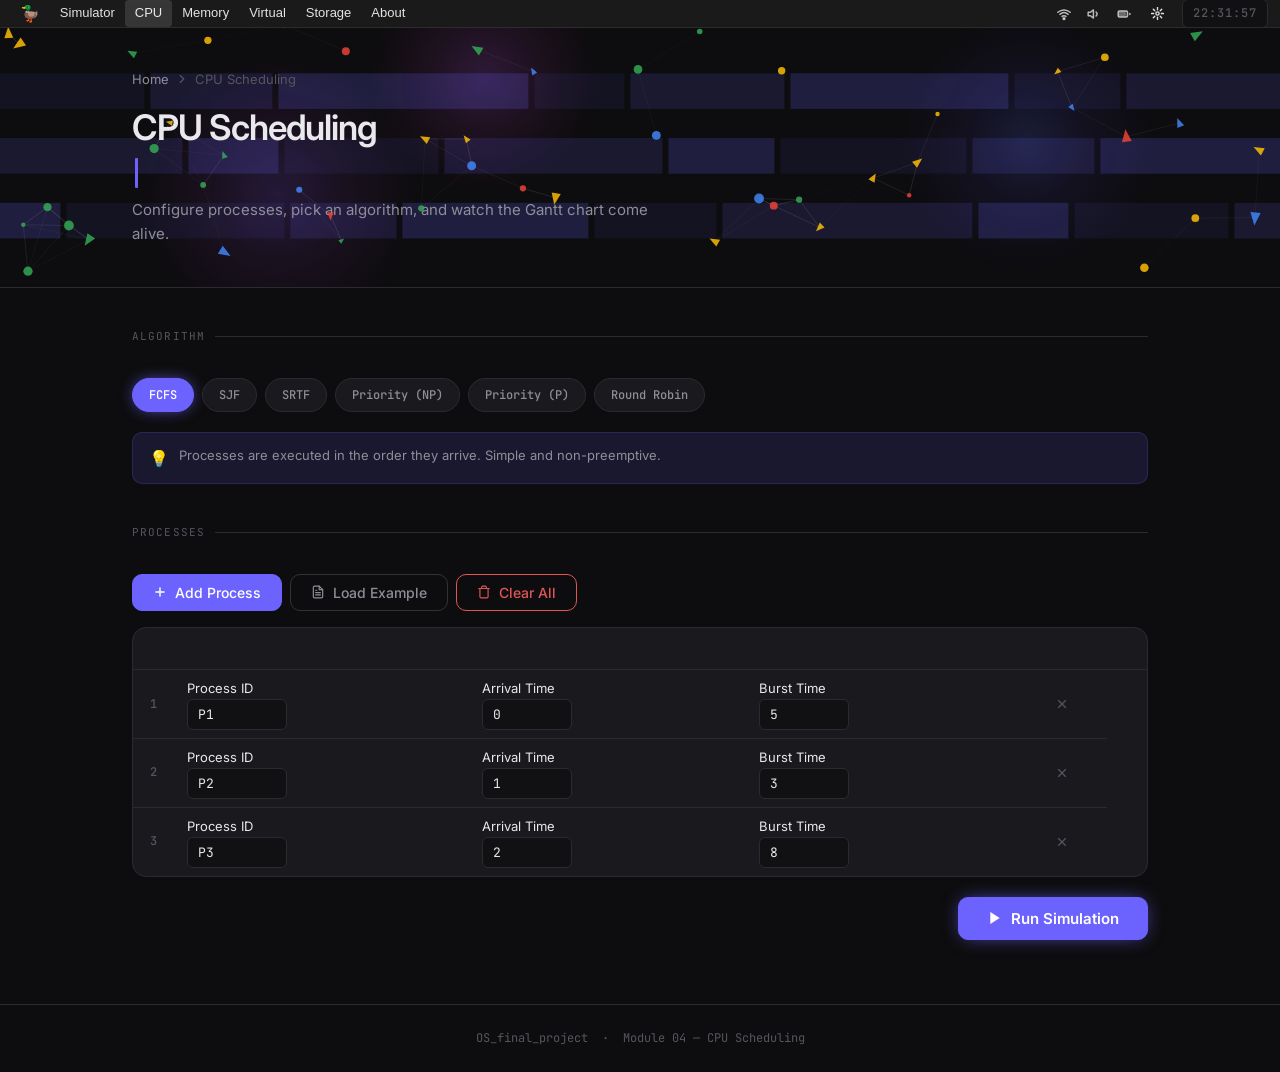
<file: pages/cpu.html>
<!DOCTYPE html>
<html lang="en">

<head>
    <meta charset="UTF-8" />
    <meta name="viewport" content="width=device-width, initial-scale=1.0" />
    <title>CPU Scheduling Simulator — OS Simulator</title>
    <meta name="description"
        content="Interactive CPU scheduling simulator with animated Gantt charts. Supports FCFS, SJF, SRTF, Priority, and Round Robin algorithms." />
    <script>
        (function () {
            try {
                if (localStorage.getItem('theme') === 'light') {
                    document.documentElement.classList.add('light');
                }
            } catch (error) { }
        })();
    </script>
    <link rel="stylesheet" href="../styles.css" />
    <style>
        /* ── macOS Top Menu Bar (subpage) ── */
        .navbar {
            position: fixed;
            top: 0;
            left: 0;
            right: 0;
            height: 28px;
            z-index: 9999;
            display: flex;
            align-items: center;
            justify-content: space-between;
            padding: 0 12px;
            background: rgba(30, 30, 30, 0.82);
            backdrop-filter: blur(20px) saturate(1.8);
            -webkit-backdrop-filter: blur(20px) saturate(1.8);
            border-bottom: 1px solid rgba(255, 255, 255, 0.08);
            font-family: -apple-system, BlinkMacSystemFont, "SF Pro Text", "Helvetica Neue", sans-serif;
            font-size: 13px;
            font-weight: 500;
            color: rgba(255, 255, 255, 0.88);
            user-select: none;
        }
        body.light .navbar {
            background: rgba(240, 240, 240, 0.82);
            border-bottom: 1px solid rgba(0, 0, 0, 0.08);
            color: rgba(0, 0, 0, 0.85);
        }
        .nav-left { display: flex; align-items: center; gap: 2px; }
        .nav-logo { font-size: 16px; padding: 2px 8px; border-radius: 4px; cursor: default; }
        .nav-links { display: flex; list-style: none; margin: 0; padding: 0; gap: 0; }
        .nav-links li a {
            display: block; padding: 3px 10px; border-radius: 4px; text-decoration: none;
            color: inherit; font-size: 13px; transition: background 0.15s; white-space: nowrap;
        }
        .nav-links li a:hover, .nav-links li a.active { background: rgba(255, 255, 255, 0.12); }
        body.light .nav-links li a:hover, body.light .nav-links li a.active { background: rgba(0, 0, 0, 0.07); }
        .nav-right { display: flex; align-items: center; gap: 10px; }
        .mac-status-group { display: flex; align-items: center; gap: 8px; }
        .mac-status-icon { display: flex; align-items: center; opacity: 0.8; padding: 2px 4px; border-radius: 3px; cursor: default; }
        .mac-theme-toggle {
            display: flex; align-items: center; gap: 4px; padding: 2px 8px; border-radius: 4px;
            cursor: pointer; border: none; background: none; color: inherit;
            font-family: inherit; transition: background 0.15s;
        }
        .mac-theme-toggle:hover { background: rgba(255, 255, 255, 0.12); }
        body.light .mac-theme-toggle:hover { background: rgba(0, 0, 0, 0.07); }
        .mac-theme-toggle svg { width: 13px; height: 13px; }
        .nav-clock { font-size: 12px; font-weight: 500; min-width: 60px; text-align: right; }
        body { padding-top: 28px; }
        #scrollProgress { position: fixed; top: 28px; left: 0; height: 2px; background: linear-gradient(90deg,#4285f4,#34a853); z-index: 9997; width: 0%; transition: width 0.1s; }
    </style>
</head>

<body>
    <script>
        (function () {
            function setTheme(isLight) {
                document.documentElement.classList.toggle('light', isLight);
                document.body.classList.toggle('light', isLight);
                document.body.style.colorScheme = isLight ? 'light' : 'dark';
                try {
                    localStorage.setItem('theme', isLight ? 'light' : 'dark');
                } catch (error) { }
            }

            setTheme(document.documentElement.classList.contains('light'));

            document.addEventListener('click', function (event) {
                const toggle = event.target.closest('#themeToggle');
                if (!toggle) return;
                event.preventDefault();
                event.stopImmediatePropagation();
                setTheme(!document.body.classList.contains('light'));
            }, true);
        })();
    </script>

    <!-- Scroll progress bar -->
    <div id="scrollProgress"></div>

    <!-- Back to top -->
    <button id="backToTop" aria-label="Back to top">
        <svg xmlns="http://www.w3.org/2000/svg" viewBox="0 0 24 24" fill="none" stroke="currentColor" stroke-width="2"
            stroke-linecap="round" stroke-linejoin="round">
            <polyline points="18 15 12 9 6 15" />
        </svg>
    </button>

    <!-- ══ macOS Menu Bar ══ -->
    <!-- ══ macOS Menu Bar ══ -->
    <nav class="navbar">
        <div class="nav-left">
            <div class="nav-logo" title="System Menu">🦆</div>
            <ul class="nav-links">
                <li><a href="../index.html">Simulator</a></li>
                <li><a href="cpu.html" class="active">CPU</a></li>
                <li><a href="memory.html">Memory</a></li>
                <li><a href="virtual.html">Virtual</a></li>
                <li><a href="storage.html">Storage</a></li>
                <li><a href="../index.html?about=true">About</a></li>
            </ul>
        </div>

        <div class="nav-right">
            <div class="mac-status-group">
                <span class="mac-status-icon" title="Wi-Fi (Connected)">
                    <svg viewBox="0 0 24 24" fill="none" stroke="currentColor" stroke-width="2.5" stroke-linecap="round" stroke-linejoin="round" width="14" height="14">
                        <path d="M5 12.55a11 11 0 0 1 14.08 0"/><path d="M1.42 9a16 16 0 0 1 21.16 0"/>
                        <path d="M8.53 16.11a6 6 0 0 1 6.95 0"/><circle cx="12" cy="20" r="1.5" fill="currentColor"/>
                    </svg>
                </span>
                <span class="mac-status-icon" title="Sound (100%)">
                    <svg viewBox="0 0 24 24" fill="none" stroke="currentColor" stroke-width="2.5" stroke-linecap="round" stroke-linejoin="round" width="14" height="14">
                        <polygon points="11 5 6 9 2 9 2 15 6 15 11 19 11 5"/>
                        <path d="M15.54 8.46a5 5 0 0 1 0 7.07"/>
                    </svg>
                </span>
                <span class="mac-status-icon" title="Battery (Charged)">
                    <svg viewBox="0 0 24 24" fill="none" stroke="currentColor" stroke-width="2.5" stroke-linecap="round" stroke-linejoin="round" width="14" height="14">
                        <rect x="2" y="7" width="16" height="10" rx="2"/><line x1="22" y1="11" x2="22" y2="13"/>
                        <rect x="4" y="9" width="10" height="6" rx="1" fill="currentColor" opacity="0.5"/>
                    </svg>
                </span>
                <button class="mac-theme-toggle" id="themeToggle" aria-label="Toggle theme">
                    <svg viewBox="0 0 24 24" fill="none" stroke="currentColor" stroke-width="2.5" stroke-linecap="round" stroke-linejoin="round">
                        <circle cx="12" cy="12" r="3"/>
                        <line x1="12" y1="1" x2="12" y2="5"/><line x1="12" y1="19" x2="12" y2="23"/>
                        <line x1="4.22" y1="4.22" x2="7.05" y2="7.05"/><line x1="16.95" y1="16.95" x2="19.78" y2="19.78"/>
                        <line x1="1" y1="12" x2="5" y2="12"/><line x1="19" y1="12" x2="23" y2="12"/>
                        <line x1="4.22" y1="19.78" x2="7.05" y2="16.95"/><line x1="16.95" y1="7.05" x2="19.78" y2="4.22"/>
                    </svg>
                </button>
            </div>
            <div class="nav-clock" id="navClock">00:00:00</div>
        </div>
    </nav>

    <!-- Page Header with Aurora -->
    <div class="cpu-hero-wrapper">
        <canvas id="auroraCanvas"></canvas>
        <header class="cpu-page-header">
            <div class="cpu-page-header-inner">
                <div class="cpu-breadcrumb">
                    <a href="../index.html">Home</a>
                    <svg xmlns="http://www.w3.org/2000/svg" width="14" height="14" viewBox="0 0 24 24" fill="none"
                        stroke="currentColor" stroke-width="2" stroke-linecap="round" stroke-linejoin="round">
                        <polyline points="9 18 15 12 9 6" />
                    </svg>
                    <span>CPU Scheduling</span>
                </div>
                <h1 id="typeTarget"><span class="typewriter-cursor" id="cursor"></span></h1>
                <p>Configure processes, pick an algorithm, and watch the Gantt chart come alive.</p>
            </div>
        </header>
    </div>

    <main class="cpu-main">

        <!-- ─── Algorithm Selector ─────────────────────────────────── -->
        <section class="cpu-section" id="algorithmSection">
            <div class="section-label">Algorithm</div>
            <div class="algo-selector" id="algoSelector">
                <button class="algo-pill active" data-algo="fcfs">FCFS</button>
                <button class="algo-pill" data-algo="sjf">SJF</button>
                <button class="algo-pill" data-algo="srtf">SRTF</button>
                <button class="algo-pill" data-algo="priority-np">Priority (NP)</button>
                <button class="algo-pill" data-algo="priority-p">Priority (P)</button>
                <button class="algo-pill" data-algo="rr">Round Robin</button>
            </div>

            <!-- Conditional: Round Robin time quantum -->
            <div class="algo-options" id="rrOptions" style="display:none;">
                <label class="cpu-label" for="timeQuantum">Time Quantum</label>
                <input type="number" id="timeQuantum" class="cpu-input" value="2" min="1" />
            </div>

            <!-- Algorithm description -->
            <div class="algo-description" id="algoDescription">
                <div class="algo-desc-icon">💡</div>
                <p id="algoDescText">Processes are executed in the order they arrive. Simple and non-preemptive.</p>
            </div>
        </section>

        <!-- ─── Process Input ──────────────────────────────────────── -->
        <section class="cpu-section" id="processSection">
            <div class="section-label">Processes</div>

            <div class="process-toolbar">
                <button class="btn btn-primary" id="btnAddProcess">
                    <svg xmlns="http://www.w3.org/2000/svg" width="14" height="14" viewBox="0 0 24 24" fill="none"
                        stroke="currentColor" stroke-width="2.5" stroke-linecap="round" stroke-linejoin="round">
                        <line x1="12" y1="5" x2="12" y2="19" />
                        <line x1="5" y1="12" x2="19" y2="12" />
                    </svg>
                    Add Process
                </button>
                <button class="btn btn-ghost" id="btnLoadExample">
                    <svg xmlns="http://www.w3.org/2000/svg" width="14" height="14" viewBox="0 0 24 24" fill="none"
                        stroke="currentColor" stroke-width="2" stroke-linecap="round" stroke-linejoin="round">
                        <path d="M14 2H6a2 2 0 0 0-2 2v16a2 2 0 0 0 2 2h12a2 2 0 0 0 2-2V8z" />
                        <polyline points="14 2 14 8 20 8" />
                        <line x1="16" y1="13" x2="8" y2="13" />
                        <line x1="16" y1="17" x2="8" y2="17" />
                        <polyline points="10 9 9 9 8 9" />
                    </svg>
                    Load Example
                </button>
                <button class="btn btn-ghost btn-danger" id="btnClearAll">
                    <svg xmlns="http://www.w3.org/2000/svg" width="14" height="14" viewBox="0 0 24 24" fill="none"
                        stroke="currentColor" stroke-width="2" stroke-linecap="round" stroke-linejoin="round">
                        <polyline points="3 6 5 6 21 6" />
                        <path d="M19 6v14a2 2 0 0 1-2 2H7a2 2 0 0 1-2-2V6m3 0V4a2 2 0 0 1 2-2h4a2 2 0 0 1 2 2v2" />
                    </svg>
                    Clear All
                </button>
            </div>

            <div class="process-table-wrap">
                <table class="process-table" id="processTable">
                    <thead>
                        <tr>
                            <th class="th-narrow">#</th>
                            <th>Process ID</th>
                            <th>Arrival Time</th>
                            <th>Burst Time</th>
                            <th class="th-priority">Priority</th>
                            <th class="th-narrow"></th>
                        </tr>
                    </thead>
                    <tbody id="processTableBody">
                        <!-- Rows inserted by JS -->
                    </tbody>
                </table>
            </div>

            <div class="process-actions">
                <button class="btn btn-primary btn-run" id="btnRun">
                    <svg xmlns="http://www.w3.org/2000/svg" width="16" height="16" viewBox="0 0 24 24"
                        fill="currentColor" stroke="none">
                        <polygon points="5 3 19 12 5 21 5 3" />
                    </svg>
                    Run Simulation
                </button>
            </div>
        </section>

        <!-- ─── Output: Gantt Chart ────────────────────────────────── -->
        <section class="cpu-section cpu-output-section" id="outputSection" style="display:none;">

            <div class="section-label">Gantt Chart</div>
            <div class="gantt-wrapper" id="ganttWrapper">
                <div class="gantt-chart" id="ganttChart">
                    <!-- Gantt blocks rendered by JS -->
                </div>
                <div class="gantt-timeline" id="ganttTimeline">
                    <!-- Timeline ticks rendered by JS -->
                </div>
            </div>

            <!-- ─── Results Table ──────────────────────────────────── -->
            <div class="section-label" style="margin-top:2.5rem;">Results</div>
            <div class="results-table-wrap">
                <table class="results-table" id="resultsTable">
                    <thead>
                        <tr id="resultsHead">
                            <!-- Dynamic headers -->
                        </tr>
                    </thead>
                    <tbody id="resultsBody">
                        <!-- Dynamic rows -->
                    </tbody>
                </table>
            </div>

            <!-- ─── Metrics Dashboard ──────────────────────────────── -->
            <div class="section-label" style="margin-top:2.5rem;">Performance Metrics</div>
            <div class="metrics-grid" id="metricsGrid">
                <!-- Metric cards rendered by JS -->
            </div>

        </section>

    </main>

    <footer class="footer">
        OS_final_project &nbsp;·&nbsp; Module 04 — CPU Scheduling
    </footer>

    <!-- Scheduling Engine -->
    <script src="../js/cpu.js"></script>

    <!-- Page Logic -->
    <script>
        (function () {
            'use strict';

            /* ── Theme toggle ────────────────────────────── */
            const themeBtn = document.getElementById('themeToggle');
            if (localStorage.getItem('theme') === 'light') document.body.classList.add('light');
            themeBtn.addEventListener('click', () => {
                document.body.classList.toggle('light');
                localStorage.setItem('theme', document.body.classList.contains('light') ? 'light' : 'dark');
            });

            /* ── Scroll progress + back-to-top ────────────── */
            const progressBar = document.getElementById('scrollProgress');
            const backToTop = document.getElementById('backToTop');
            window.addEventListener('scroll', () => {
                const s = window.scrollY;
                const max = document.documentElement.scrollHeight - window.innerHeight;
                progressBar.style.width = (s / max * 100) + '%';
                backToTop.classList.toggle('visible', s > 300);
            }, { passive: true });
            backToTop.addEventListener('click', () => window.scrollTo({ top: 0, behavior: 'smooth' }));

            /* ── Algorithm descriptions ───────────────────── */
            const ALGO_DESC = {
                'fcfs': 'Processes are executed in the order they arrive. Simple, non-preemptive, and easy to understand — but can cause long waiting times (convoy effect).',
                'sjf': 'Selects the process with the shortest burst time from the ready queue. Non-preemptive — once a process starts, it runs to completion. Optimal for minimizing average waiting time.',
                'srtf': 'Preemptive version of SJF. If a new process arrives with a shorter remaining time than the currently running process, the CPU switches to the new process.',
                'priority-np': 'Each process is assigned a priority (lower number = higher priority). Non-preemptive — the running process finishes before a higher-priority process can take over.',
                'priority-p': 'Preemptive priority scheduling. If a newly arrived process has higher priority than the currently running one, the CPU is immediately reassigned.',
                'rr': 'Each process gets a fixed time slice (quantum). If it doesn\'t finish in that slice, it goes to the back of the ready queue. Fair and responsive.',
            };

            /* ── Algorithm Selector ───────────────────────── */
            let currentAlgo = 'fcfs';
            const pills = document.querySelectorAll('.algo-pill');
            const rrOptions = document.getElementById('rrOptions');
            const algoDescText = document.getElementById('algoDescText');

            pills.forEach(pill => {
                pill.addEventListener('click', () => {
                    pills.forEach(p => p.classList.remove('active'));
                    pill.classList.add('active');
                    currentAlgo = pill.dataset.algo;

                    // Show/hide time quantum
                    rrOptions.style.display = currentAlgo === 'rr' ? 'flex' : 'none';

                    // Show/hide priority column
                    const needsPriority = currentAlgo === 'priority-np' || currentAlgo === 'priority-p';
                    document.querySelectorAll('.th-priority, .td-priority').forEach(el => {
                        el.style.display = needsPriority ? '' : 'none';
                    });

                    // Update description
                    algoDescText.textContent = ALGO_DESC[currentAlgo] || '';
                });
            });

            /* ── Process Table ────────────────────────────── */
            const tableBody = document.getElementById('processTableBody');
            let processCount = 0;

            // Color palette for processes
            const PROCESS_COLORS = [
                '#6c63ff', '#00c8e0', '#f0a500', '#34c77b', '#e05555',
                '#a855f7', '#ec4899', '#14b8a6', '#f97316', '#8b5cf6',
                '#06b6d4', '#84cc16', '#ef4444', '#3b82f6', '#eab308',
            ];

            function getProcessColor(index) {
                return PROCESS_COLORS[index % PROCESS_COLORS.length];
            }

            function addProcessRow(id, at, bt, pr) {
                processCount++;
                const row = document.createElement('tr');
                row.dataset.index = processCount;
                const needsPriority = currentAlgo === 'priority-np' || currentAlgo === 'priority-p';

                row.innerHTML = `
                    <td class="td-num">${processCount}</td>
                    <td>
                        <div class="cell-label">Process ID</div>
                        <input type="text" class="cpu-input input-pid" value="${id || 'P' + processCount}" />
                    </td>
                    <td>
                        <div class="cell-label">Arrival Time</div>
                        <input type="number" class="cpu-input input-at" value="${at ?? 0}" min="0" />
                    </td>
                    <td>
                        <div class="cell-label">Burst Time</div>
                        <input type="number" class="cpu-input input-bt" value="${bt ?? 1}" min="1" />
                    </td>
                    <td class="td-priority" style="display:${needsPriority ? '' : 'none'}">
                        <div class="cell-label">Priority</div>
                        <input type="number" class="cpu-input input-pr" value="${pr ?? 1}" min="1" />
                    </td>
                    <td class="td-remove">
                        <button class="btn-icon btn-remove" aria-label="Remove process">
                            <svg xmlns="http://www.w3.org/2000/svg" width="14" height="14" viewBox="0 0 24 24" fill="none" stroke="currentColor" stroke-width="2" stroke-linecap="round" stroke-linejoin="round"><line x1="18" y1="6" x2="6" y2="18"/><line x1="6" y1="6" x2="18" y2="18"/></svg>
                        </button>
                    </td>
                `;

                row.querySelector('.btn-remove').addEventListener('click', () => {
                    row.classList.add('row-removing');
                    setTimeout(() => {
                        row.remove();
                        renumberRows();
                    }, 250);
                });

                tableBody.appendChild(row);
                // Animate in
                requestAnimationFrame(() => row.classList.add('row-visible'));
            }

            function renumberRows() {
                const rows = tableBody.querySelectorAll('tr');
                processCount = rows.length;
                rows.forEach((row, i) => {
                    row.querySelector('.td-num').textContent = i + 1;
                    row.dataset.index = i + 1;
                });
            }

            function getProcesses() {
                const rows = tableBody.querySelectorAll('tr');
                const processes = [];

                rows.forEach((row, i) => {
                    const id = row.querySelector('.input-pid').value.trim() || `P${i + 1}`;
                    const at = parseInt(row.querySelector('.input-at').value) || 0;
                    const bt = parseInt(row.querySelector('.input-bt').value) || 1;
                    const pr = parseInt(row.querySelector('.input-pr').value) || 1;

                    processes.push({ id, arrivalTime: at, burstTime: bt, priority: pr, inputOrder: i });
                });

                return processes;
            }

            // Add process button
            document.getElementById('btnAddProcess').addEventListener('click', () => addProcessRow());

            // Load example
            document.getElementById('btnLoadExample').addEventListener('click', () => {
                tableBody.innerHTML = '';
                processCount = 0;
                const examples = [
                    { id: 'P1', at: 0, bt: 6, pr: 3 },
                    { id: 'P2', at: 1, bt: 4, pr: 1 },
                    { id: 'P3', at: 2, bt: 2, pr: 4 },
                    { id: 'P4', at: 3, bt: 3, pr: 2 },
                    { id: 'P5', at: 5, bt: 1, pr: 5 },
                ];
                examples.forEach(e => addProcessRow(e.id, e.at, e.bt, e.pr));
            });

            // Clear all
            document.getElementById('btnClearAll').addEventListener('click', () => {
                tableBody.innerHTML = '';
                processCount = 0;
                document.getElementById('outputSection').style.display = 'none';
            });

            // Start with 3 example rows
            addProcessRow('P1', 0, 5, 2);
            addProcessRow('P2', 1, 3, 1);
            addProcessRow('P3', 2, 8, 3);

            /* ── Run Simulation ──────────────────────────── */
            document.getElementById('btnRun').addEventListener('click', runSimulation);

            function runSimulation() {
                const processes = getProcesses();
                if (processes.length === 0) return;

                let simulation;
                const tq = parseInt(document.getElementById('timeQuantum').value) || 2;

                switch (currentAlgo) {
                    case 'fcfs': simulation = simulateFCFS(processes); break;
                    case 'sjf': simulation = simulateSJF(processes); break;
                    case 'srtf': simulation = simulateSRTF(processes); break;
                    case 'priority-np': simulation = simulatePriorityNP(processes); break;
                    case 'priority-p': simulation = simulatePriorityP(processes); break;
                    case 'rr': simulation = simulateRoundRobin(processes, tq); break;
                }

                if (simulation) {
                    renderOutput(simulation, processes);
                }
            }

            /* ── Render Output ────────────────────────────── */
            function renderOutput(sim, originalProcesses) {
                const outputSection = document.getElementById('outputSection');
                outputSection.style.display = '';

                // Build process color map
                const colorMap = {};
                originalProcesses.forEach((p, i) => {
                    colorMap[p.id] = getProcessColor(i);
                });

                renderGanttChart(sim.ganttChart, colorMap);
                renderResultsTable(sim.results);
                renderMetrics(sim.metrics);

                // Smooth scroll to output
                setTimeout(() => {
                    outputSection.scrollIntoView({ behavior: 'smooth', block: 'start' });
                }, 100);
            }

            /* ── Gantt Chart with Aquarium Water ─────────── */
            let waterAnimationId = null;
            const waterCanvases = [];

            function renderGanttChart(ganttChart, colorMap) {
                const container = document.getElementById('ganttChart');
                const timeline = document.getElementById('ganttTimeline');
                container.innerHTML = '';
                timeline.innerHTML = '';

                // Stop previous water animation
                if (waterAnimationId) {
                    cancelAnimationFrame(waterAnimationId);
                    waterAnimationId = null;
                }
                waterCanvases.length = 0;

                if (ganttChart.length === 0) return;

                const totalTime = ganttChart[ganttChart.length - 1].endTime;
                const startTime = ganttChart[0].startTime;
                const duration = totalTime - startTime;

                // Render blocks
                ganttChart.forEach((block, i) => {
                    const el = document.createElement('div');
                    const widthPercent = ((block.endTime - block.startTime) / duration) * 100;

                    el.className = 'gantt-block' + (block.id === 'Idle' ? ' gantt-idle' : '');
                    el.style.width = widthPercent + '%';
                    el.style.animationDelay = (i * 80) + 'ms';

                    if (block.id !== 'Idle') {
                        const color = colorMap[block.id] || '#6c63ff';
                        el.style.setProperty('--block-color', color);

                        // Insert water canvas
                        const waterCanvas = document.createElement('canvas');
                        waterCanvas.className = 'gantt-water-canvas';
                        el.appendChild(waterCanvas);

                        // Store for animation
                        waterCanvases.push({
                            canvas: waterCanvas,
                            color: color,
                            phase: Math.random() * Math.PI * 2, // random start phase for variety
                        });
                    }

                    // Labels go after canvas so they render on top
                    const label = document.createElement('span');
                    label.className = 'gantt-label';
                    label.textContent = block.id;
                    el.appendChild(label);

                    const time = document.createElement('span');
                    time.className = 'gantt-time';
                    time.textContent = block.startTime + '–' + block.endTime;
                    el.appendChild(time);

                    // Tooltip
                    el.title = `${block.id}\nStart: ${block.startTime}\nEnd: ${block.endTime}\nDuration: ${block.endTime - block.startTime}`;

                    container.appendChild(el);
                });

                // Render timeline ticks
                const tickStep = duration <= 30 ? 1 : Math.ceil(duration / 20);

                for (let t = startTime; t <= totalTime; t += tickStep) {
                    const tick = document.createElement('div');
                    tick.className = 'gantt-tick';
                    tick.style.left = ((t - startTime) / duration * 100) + '%';
                    tick.textContent = t;
                    timeline.appendChild(tick);
                }

                if ((totalTime - startTime) % tickStep !== 0) {
                    const tick = document.createElement('div');
                    tick.className = 'gantt-tick';
                    tick.style.left = '100%';
                    tick.textContent = totalTime;
                    timeline.appendChild(tick);
                }

                // Size canvases after DOM layout
                requestAnimationFrame(() => {
                    waterCanvases.forEach(wc => {
                        wc.canvas.width = wc.canvas.offsetWidth * 2; // 2x for sharpness
                        wc.canvas.height = wc.canvas.offsetHeight * 2;
                        wc.ctx = wc.canvas.getContext('2d');
                    });
                    startWaterAnimation();
                });
            }

            /* ── Water Wave Animation Loop ─────────────────── */
            /* ── Water Wave Animation Loop ─────────────────── */
            function startWaterAnimation() {
                let tick = 0;

                // Seed rising bubbles for each block
                waterCanvases.forEach(wc => {
                    wc.bubbles = [];
                    const count = 5 + Math.floor(Math.random() * 4);
                    for (let i = 0; i < count; i++) {
                        wc.bubbles.push({
                            x: Math.random(),
                            y: Math.random(),
                            r: 1.5 + Math.random() * 3,
                            speed: 0.15 + Math.random() * 0.35,
                            wobble: Math.random() * Math.PI * 2,
                        });
                    }
                });

                function drawWater() {
                    tick++;
                    const t = tick * 0.04;

                    waterCanvases.forEach(wc => {
                        const ctx = wc.ctx;
                        if (!ctx) return;
                        const W = wc.canvas.width;
                        const H = wc.canvas.height;
                        const p = wc.phase;

                        ctx.clearRect(0, 0, W, H);

                        const r = parseInt(wc.color.slice(1, 3), 16);
                        const g = parseInt(wc.color.slice(3, 5), 16);
                        const b = parseInt(wc.color.slice(5, 7), 16);

                        // Leave a small "air gap" at the top of the tank
                        const fillLevel = H * 0.16;

                        // ── Liquid body ──────────────────────────
                        ctx.fillStyle = `rgba(${r}, ${g}, ${b}, 0.9)`;
                        ctx.fillRect(0, fillLevel, W, H - fillLevel);

                        // ── Wavy surface layers ───────────────────
                        for (let layer = 0; layer < 3; layer++) {
                            const waterLevel = fillLevel + layer * H * 0.025;
                            const amplitude = H * (0.05 - layer * 0.012);
                            const frequency = 0.018 + layer * 0.01;
                            const speed = t * (1 + layer * 0.4) + p + layer * 1.3;
                            const lr = Math.min(255, r + layer * 35 + 20);
                            const lg = Math.min(255, g + layer * 35 + 20);
                            const lb = Math.min(255, b + layer * 35 + 20);
                            const alpha = 0.5 - layer * 0.13;

                            ctx.beginPath();
                            ctx.moveTo(0, fillLevel + amplitude * 2);
                            for (let x = 0; x <= W; x += 3) {
                                const y = waterLevel
                                    + Math.sin(x * frequency + speed) * amplitude
                                    + Math.sin(x * frequency * 0.5 + speed * 1.4) * amplitude * 0.5;
                                ctx.lineTo(x, y);
                            }
                            ctx.lineTo(W, H);
                            ctx.lineTo(0, H);
                            ctx.closePath();
                            ctx.fillStyle = `rgba(${lr}, ${lg}, ${lb}, ${alpha})`;
                            ctx.fill();
                        }

                        // ── Flowing horizontal shimmer ────────────
                        const shimmerW = W * 0.5;
                        const shimmerX = ((t * 60 + p * 80) % (W + shimmerW)) - shimmerW;
                        const shimmer = ctx.createLinearGradient(shimmerX, 0, shimmerX + shimmerW, 0);
                        shimmer.addColorStop(0, 'rgba(255,255,255,0)');
                        shimmer.addColorStop(0.5, 'rgba(255,255,255,0.10)');
                        shimmer.addColorStop(1, 'rgba(255,255,255,0)');
                        ctx.fillStyle = shimmer;
                        ctx.fillRect(0, fillLevel, W, H - fillLevel);

                        // ── Rising bubbles ─────────────────────────
                        wc.bubbles.forEach(bub => {
                            bub.y -= bub.speed * 0.01;
                            if (bub.y < 0) {
                                bub.y = 1;
                                bub.x = Math.random();
                            }
                            const bx = (bub.x + Math.sin(t + bub.wobble) * 0.04) * W;
                            const by = fillLevel + bub.y * (H - fillLevel - 4);
                            ctx.beginPath();
                            ctx.arc(bx, by, bub.r, 0, Math.PI * 2);
                            ctx.fillStyle = 'rgba(255,255,255,0.25)';
                            ctx.fill();
                        });

                        // ── Surface light glints ───────────────────
                        for (let i = 0; i < 2; i++) {
                            const gx = (Math.sin(t * 0.3 + p + i * 2.1) * 0.35 + 0.5) * W;
                            const gy = fillLevel + H * 0.06;
                            const gr = H * 0.07;
                            const grad = ctx.createRadialGradient(gx, gy, 0, gx, gy, gr);
                            grad.addColorStop(0, 'rgba(255,255,255,0.22)');
                            grad.addColorStop(1, 'rgba(255,255,255,0)');
                            ctx.beginPath();
                            ctx.arc(gx, gy, gr, 0, Math.PI * 2);
                            ctx.fillStyle = grad;
                            ctx.fill();
                        }
                    });

                    waterAnimationId = requestAnimationFrame(drawWater);
                }

                drawWater();
            }

            /* ── Results Table ────────────────────────────── */
            function renderResultsTable(results) {
                const head = document.getElementById('resultsHead');
                const body = document.getElementById('resultsBody');
                head.innerHTML = '';
                body.innerHTML = '';

                const showPriority = currentAlgo === 'priority-np' || currentAlgo === 'priority-p';

                const columns = [
                    { key: 'id', label: 'Process' },
                    { key: 'arrivalTime', label: 'AT' },
                    { key: 'burstTime', label: 'BT' },
                ];
                if (showPriority) columns.push({ key: 'priority', label: 'Priority' });
                columns.push(
                    { key: 'startTime', label: 'Start' },
                    { key: 'completionTime', label: 'CT' },
                    { key: 'turnaroundTime', label: 'TAT' },
                    { key: 'waitingTime', label: 'WT' },
                    { key: 'responseTime', label: 'RT' },
                );

                // Header
                columns.forEach(col => {
                    const th = document.createElement('th');
                    th.textContent = col.label;
                    head.appendChild(th);
                });

                // Rows
                results.forEach((r, i) => {
                    const tr = document.createElement('tr');
                    tr.style.animationDelay = (i * 50) + 'ms';

                    columns.forEach(col => {
                        const td = document.createElement('td');
                        td.textContent = r[col.key];
                        if (col.key === 'id') td.classList.add('td-process-name');
                        tr.appendChild(td);
                    });

                    body.appendChild(tr);
                });
            }

            /* ── Metrics Cards ────────────────────────────── */
            function renderMetrics(metrics) {
                const grid = document.getElementById('metricsGrid');
                grid.innerHTML = '';

                const items = [
                    { label: 'Avg Waiting Time', value: metrics.averageWaitingTime.toFixed(2), unit: 'units', icon: '⏳', accent: '--accent' },
                    { label: 'Avg Turnaround Time', value: metrics.averageTurnaroundTime.toFixed(2), unit: 'units', icon: '🔄', accent: '--cyan' },
                    { label: 'Avg Response Time', value: metrics.averageResponseTime.toFixed(2), unit: 'units', icon: '⚡', accent: '--amber' },
                    { label: 'CPU Utilization', value: metrics.cpuUtilization.toFixed(1), unit: '%', icon: '📊', accent: '--green' },
                    { label: 'Throughput', value: metrics.throughput.toFixed(4), unit: 'proc/unit', icon: '🚀', accent: '--accent' },
                ];

                items.forEach((item, i) => {
                    const card = document.createElement('div');
                    card.className = 'metric-card';
                    card.style.animationDelay = (i * 100) + 'ms';
                    card.innerHTML = `
                    <div class="metric-icon">${item.icon}</div>
                    <div class="metric-value">${item.value}<span class="metric-unit">${item.unit}</span></div>
                    <div class="metric-label">${item.label}</div>
                `;
                    grid.appendChild(card);
                });
            }

            /* ── Typewriter Effect ──────────────────────────── */
            const typeTarget = document.getElementById('typeTarget');
            const cursor = document.getElementById('cursor');

            const line1 = 'CPU Scheduling';
            const line2 = 'Simulator';
            const full = line1 + '|' + line2;
            let charIndex = 0;
            let passedBreak = false;

            const span1 = document.createElement('span');
            const br = document.createElement('br');
            const span2 = document.createElement('span');
            span2.classList.add('typewriter-accent');
            typeTarget.insertBefore(span1, cursor);

            function typeChar() {
                if (charIndex < full.length) {
                    const ch = full[charIndex];
                    if (ch === '|') {
                        typeTarget.insertBefore(br, cursor);
                        typeTarget.insertBefore(span2, cursor);
                        passedBreak = true;
                    } else {
                        if (passedBreak) span2.textContent += ch;
                        else span1.textContent += ch;
                    }
                    charIndex++;
                    setTimeout(typeChar, 75 + Math.random() * 35);
                } else {
                    cursor.classList.add('done');
                }
            }
            setTimeout(typeChar, 400);

            /* ── Aurora + CPU ambient animation ── */
            const canvas = document.getElementById('auroraCanvas');
            const ctx = canvas.getContext('2d');
            let W, H, t = 0;

            function resizeCanvas() {
                W = canvas.width = canvas.offsetWidth;
                H = canvas.height = canvas.offsetHeight;
            }
            window.addEventListener('resize', resizeCanvas);
            resizeCanvas();

            function hexToRgb(hex) {
                hex = hex.replace('#', '');
                const num = parseInt(hex, 16);
                return { r: (num >> 16) & 255, g: (num >> 8) & 255, b: num & 255 };
            }

            const rgb = hexToRgb('#6c63ff');

            function drawFrame() {
                t++;
                ctx.clearRect(0, 0, W, H);

                /* ── Aurora orbs ── */
                const light = document.body.classList.contains('light');
                const orbs = [
                    { x: 0.20, y: 0.50, r: 0.55, spd: 0.00018, phase: 0.00, hue: 260 },
                    { x: 0.75, y: 0.50, r: 0.50, spd: 0.00022, phase: 2.10, hue: 230 },
                    { x: 0.50, y: 0.30, r: 0.45, spd: 0.00015, phase: 4.20, hue: 280 },
                ];
                orbs.forEach(o => {
                    const angle = o.phase + t * o.spd * Math.PI * 2;
                    const cx = (o.x + Math.sin(angle * 1.3) * 0.18) * W;
                    const cy = (o.y + Math.cos(angle * 0.9) * 0.14) * H;
                    const radius = o.r * Math.min(W, H);
                    const alpha = light ? 0.13 : 0.18;
                    const grad = ctx.createRadialGradient(cx, cy, 0, cx, cy, radius);
                    grad.addColorStop(0, `hsla(${o.hue}, 90%, 65%, ${alpha})`);
                    grad.addColorStop(0.5, `hsla(${o.hue + 20}, 80%, 60%, ${alpha * 0.4})`);
                    grad.addColorStop(1, `hsla(${o.hue + 40}, 70%, 50%, 0)`);
                    ctx.beginPath();
                    ctx.arc(cx, cy, radius, 0, Math.PI * 2);
                    ctx.fillStyle = grad;
                    ctx.fill();
                });

                /* ── CPU: scrolling Gantt lanes ── */
                const lanes = 3;
                const laneH = H / (lanes + 1);
                const seq = [120, 80, 160, 60, 100, 140, 70];
                for (let lane = 0; lane < lanes; lane++) {
                    const y = laneH * (lane + 0.7);
                    const blockH = laneH * 0.55;
                    const speed = (0.4 + lane * 0.25) * (W / 800);
                    const offset = (t * speed) % (W + 300);
                    let x = -offset;
                    let i = 0;
                    while (x < W + 300) {
                        const w = seq[(i + lane * 2) % seq.length] * (W / 800);
                        const alpha = 0.08 + ((i + lane) % 3) * 0.06;
                        ctx.fillStyle = `rgba(${rgb.r},${rgb.g},${rgb.b},${alpha})`;
                        ctx.fillRect(x, y, w - 6, blockH);
                        x += w;
                        i++;
                    }
                }

                requestAnimationFrame(drawFrame);
            }
            drawFrame();

        })();
    </script>

    <script>
        /* ── Google Antigravity Particle System ── */
        (function () {
            const particleCanvas = document.createElement('canvas');
            particleCanvas.style.cssText = `
                position: absolute;
                inset: 0;
                width: 100%;
                height: 100%;
                pointer-events: none;
                z-index: 1;
            `;
            document.querySelector('.cpu-hero-wrapper').appendChild(particleCanvas);

            const pc = particleCanvas.getContext('2d');
            let pW, pH;
            let mouseX = -9999, mouseY = -9999;

            function resizeParticles() {
                pW = particleCanvas.width = particleCanvas.offsetWidth;
                pH = particleCanvas.height = particleCanvas.offsetHeight;
            }
            window.addEventListener('resize', resizeParticles);
            resizeParticles();

            window.addEventListener('mousemove', function (e) {
                const rect = particleCanvas.getBoundingClientRect();
                mouseX = e.clientX - rect.left;
                mouseY = e.clientY - rect.top;
            });

            const GOOGLE_COLORS = ['#4285f4', '#ea4335', '#fbbc05', '#34a853'];

            const particles = Array.from({ length: 50 }, () => ({
                x: Math.random() * (pW || 800),
                y: Math.random() * (pH || 400),
                vx: (Math.random() - 0.5) * 0.8,
                vy: (Math.random() - 0.5) * 0.8,
                size: Math.random() * 3 + 2,
                color: GOOGLE_COLORS[Math.floor(Math.random() * GOOGLE_COLORS.length)],
                shape: Math.random() < 0.5 ? 'circle' : 'triangle',
                angle: Math.random() * Math.PI * 2,
            }));

            function drawParticles() {
                pc.clearRect(0, 0, pW, pH);
                const light = document.body.classList.contains('light');

                /* Physics update */
                particles.forEach(p => {
                    const dx = mouseX - p.x;
                    const dy = mouseY - p.y;
                    const dist = Math.sqrt(dx * dx + dy * dy);

                    if (dist < 220 && dist > 0) {
                        const force = (220 - dist) / 220;
                        if (dist < 50) {
                            p.vx -= (dx / dist) * force * 0.6;
                            p.vy -= (dy / dist) * force * 0.6;
                        } else {
                            p.vx += (dx / dist) * force * 0.08;
                            p.vy += (dy / dist) * force * 0.08;
                            p.vx += (-dy / dist) * force * 0.04;
                            p.vy += (dx / dist) * force * 0.04;
                        }
                    }

                    p.vx *= 0.97;
                    p.vy *= 0.97;
                    p.x += p.vx;
                    p.y += p.vy;

                    if (p.x < -10) p.x = pW + 10;
                    if (p.x > pW + 10) p.x = -10;
                    if (p.y < -10) p.y = pH + 10;
                    if (p.y > pH + 10) p.y = -10;

                    if (Math.abs(p.vx) > 0.01 || Math.abs(p.vy) > 0.01) {
                        p.angle = Math.atan2(p.vy, p.vx);
                    }
                });

                /* Constellation lines */
                for (let i = 0; i < particles.length; i++) {
                    for (let j = i + 1; j < particles.length; j++) {
                        const dx = particles[i].x - particles[j].x;
                        const dy = particles[i].y - particles[j].y;
                        const dist = Math.sqrt(dx * dx + dy * dy);
                        if (dist < 90) {
                            const alpha = (1 - dist / 90) * (light ? 0.15 : 0.2);
                            pc.beginPath();
                            pc.moveTo(particles[i].x, particles[i].y);
                            pc.lineTo(particles[j].x, particles[j].y);
                            pc.strokeStyle = light
                                ? `rgba(0,0,0,${alpha})`
                                : `rgba(255,255,255,${alpha})`;
                            pc.lineWidth = 0.8;
                            pc.stroke();
                        }
                    }
                }

                /* Draw particles */
                particles.forEach(p => {
                    pc.save();
                    pc.globalAlpha = light ? 0.6 : 0.85;
                    pc.fillStyle = p.color;
                    if (p.shape === 'circle') {
                        pc.beginPath();
                        pc.arc(p.x, p.y, p.size, 0, Math.PI * 2);
                        pc.fill();
                    } else {
                        pc.translate(p.x, p.y);
                        pc.rotate(p.angle);
                        const s = p.size * 1.6;
                        pc.beginPath();
                        pc.moveTo(s, 0);
                        pc.lineTo(-s * 0.65, -s * 0.65);
                        pc.lineTo(-s * 0.65, s * 0.65);
                        pc.closePath();
                        pc.fill();
                    }
                    pc.restore();
                });

                requestAnimationFrame(drawParticles);
            }
            drawParticles();
        })();
    </script>

    <script>
        /* ── macOS clock & theme ── */
        (function() {
            function updateClock() {
                var now = new Date();
                var h = String(now.getHours()).padStart(2, '0');
                var m = String(now.getMinutes()).padStart(2, '0');
                var s = String(now.getSeconds()).padStart(2, '0');
                var el = document.getElementById('navClock');
                if (el) el.textContent = h + ':' + m + ':' + s;
            }
            updateClock();
            setInterval(updateClock, 1000);

            /* Restore theme */
            if (localStorage.getItem('theme') === 'light') document.body.classList.add('light');
            var btn = document.getElementById('themeToggle');
            if (btn) btn.addEventListener('click', function() {
                document.body.classList.toggle('light');
                localStorage.setItem('theme', document.body.classList.contains('light') ? 'light' : 'dark');
            });
        })();
    </script>
    <script src="../js/cursor.js"></script>
</body>

</html>
</file>
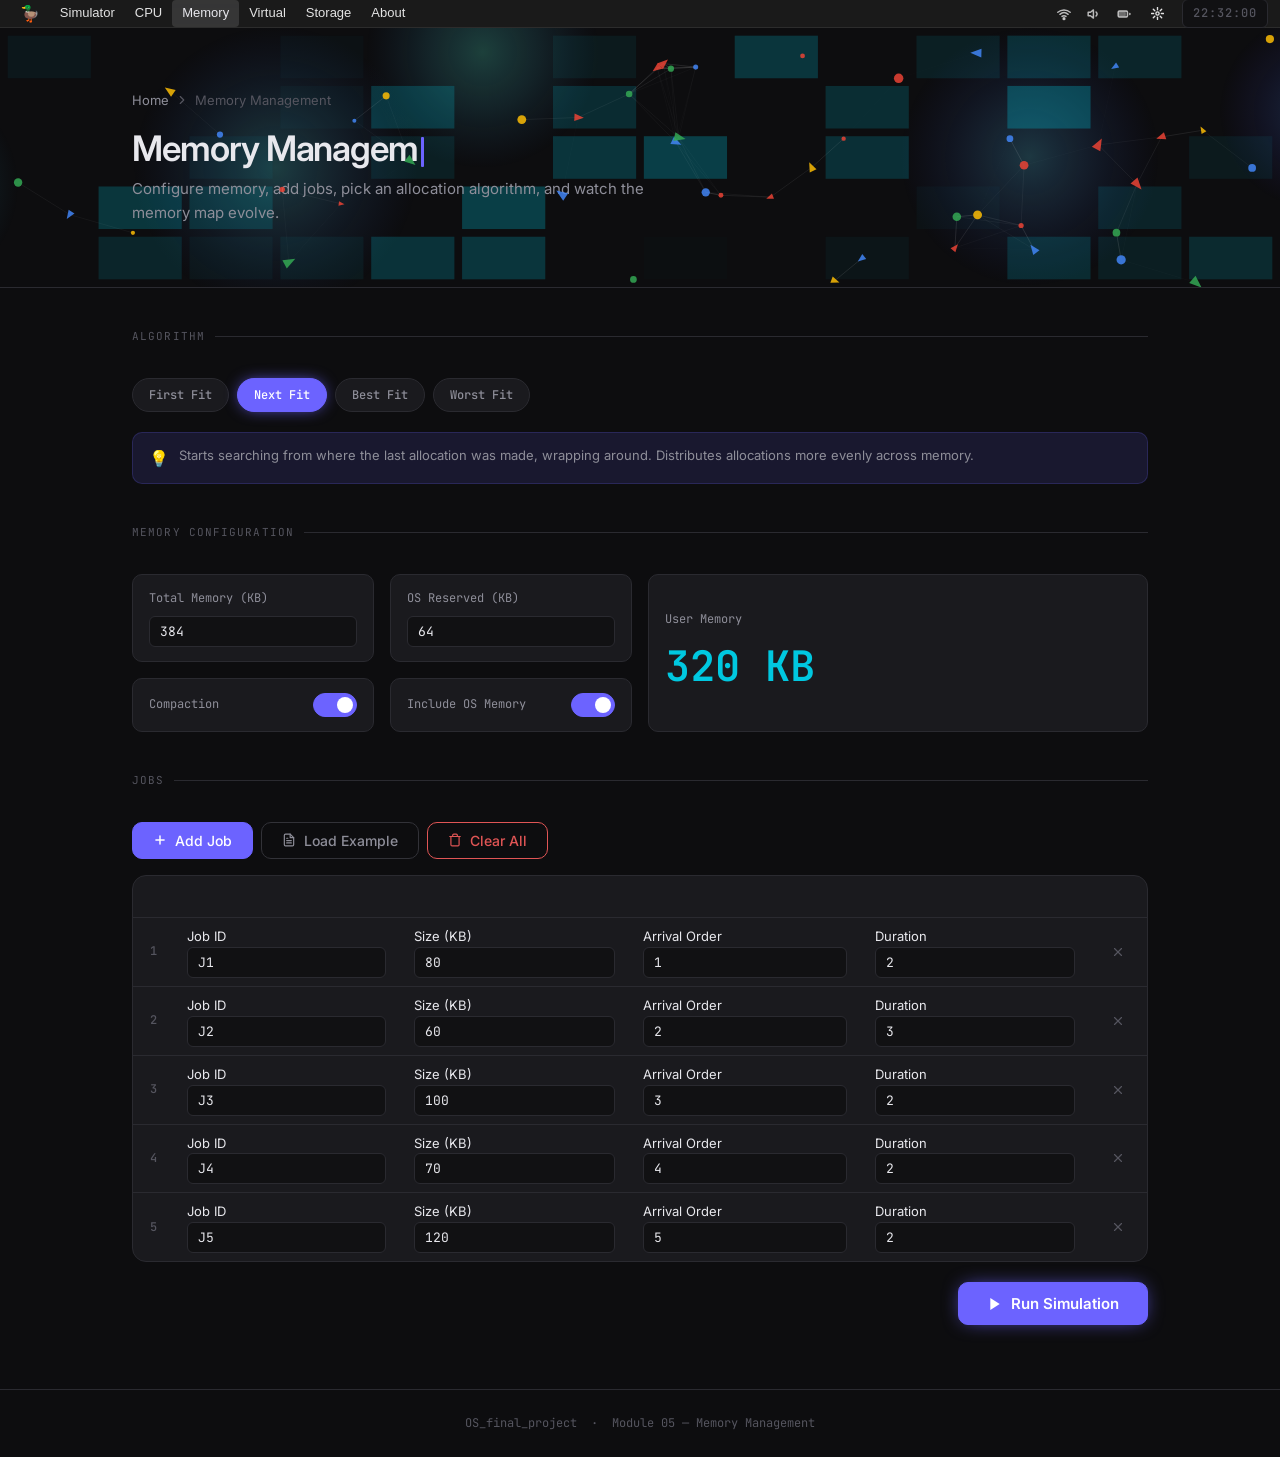
<file: pages/memory.html>
<!DOCTYPE html>
<html lang="en">

<head>
    <meta charset="UTF-8" />
    <meta name="viewport" content="width=device-width, initial-scale=1.0" />
    <title>Memory Management Simulator — OS Simulator</title>
    <meta name="description"
        content="Interactive MVT memory management simulator with visual memory maps. Supports First Fit, Next Fit, Best Fit, and Worst Fit allocation algorithms." />
    <script>
        (function () {
            try {
                if (localStorage.getItem('theme') === 'light') {
                    document.documentElement.classList.add('light');
                }
            } catch (error) { }
        })();
    </script>
    <link rel="stylesheet" href="../styles.css" />
    <style>
        /* ── macOS Top Menu Bar (subpage) ── */
        .navbar {
            position: fixed;
            top: 0;
            left: 0;
            right: 0;
            height: 28px;
            z-index: 9999;
            display: flex;
            align-items: center;
            justify-content: space-between;
            padding: 0 12px;
            background: rgba(30, 30, 30, 0.82);
            backdrop-filter: blur(20px) saturate(1.8);
            -webkit-backdrop-filter: blur(20px) saturate(1.8);
            border-bottom: 1px solid rgba(255, 255, 255, 0.08);
            font-family: -apple-system, BlinkMacSystemFont, "SF Pro Text", "Helvetica Neue", sans-serif;
            font-size: 13px;
            font-weight: 500;
            color: rgba(255, 255, 255, 0.88);
            user-select: none;
        }
        body.light .navbar {
            background: rgba(240, 240, 240, 0.82);
            border-bottom: 1px solid rgba(0, 0, 0, 0.08);
            color: rgba(0, 0, 0, 0.85);
        }
        .nav-left { display: flex; align-items: center; gap: 2px; }
        .nav-logo { font-size: 16px; padding: 2px 8px; border-radius: 4px; cursor: default; }
        .nav-links { display: flex; list-style: none; margin: 0; padding: 0; gap: 0; }
        .nav-links li a {
            display: block; padding: 3px 10px; border-radius: 4px; text-decoration: none;
            color: inherit; font-size: 13px; transition: background 0.15s; white-space: nowrap;
        }
        .nav-links li a:hover, .nav-links li a.active { background: rgba(255, 255, 255, 0.12); }
        body.light .nav-links li a:hover, body.light .nav-links li a.active { background: rgba(0, 0, 0, 0.07); }
        .nav-right { display: flex; align-items: center; gap: 10px; }
        .mac-status-group { display: flex; align-items: center; gap: 8px; }
        .mac-status-icon { display: flex; align-items: center; opacity: 0.8; padding: 2px 4px; border-radius: 3px; cursor: default; }
        .mac-theme-toggle {
            display: flex; align-items: center; gap: 4px; padding: 2px 8px; border-radius: 4px;
            cursor: pointer; border: none; background: none; color: inherit;
            font-family: inherit; transition: background 0.15s;
        }
        .mac-theme-toggle:hover { background: rgba(255, 255, 255, 0.12); }
        body.light .mac-theme-toggle:hover { background: rgba(0, 0, 0, 0.07); }
        .mac-theme-toggle svg { width: 13px; height: 13px; }
        .nav-clock { font-size: 12px; font-weight: 500; min-width: 60px; text-align: right; }
        body { padding-top: 28px; }
        #scrollProgress { position: fixed; top: 28px; left: 0; height: 2px; background: linear-gradient(90deg,#4285f4,#34a853); z-index: 9997; width: 0%; transition: width 0.1s; }
    </style>
</head>

<body>
    <script>
        (function () {
            function setTheme(isLight) {
                document.documentElement.classList.toggle('light', isLight);
                document.body.classList.toggle('light', isLight);
                document.body.style.colorScheme = isLight ? 'light' : 'dark';
                try {
                    localStorage.setItem('theme', isLight ? 'light' : 'dark');
                } catch (error) { }
            }

            setTheme(document.documentElement.classList.contains('light'));

            document.addEventListener('click', function (event) {
                const toggle = event.target.closest('#themeToggle');
                if (!toggle) return;
                event.preventDefault();
                event.stopImmediatePropagation();
                setTheme(!document.body.classList.contains('light'));
            }, true);
        })();
    </script>

    <!-- Scroll progress bar -->
    <div id="scrollProgress"></div>

    <!-- Back to top -->
    <button id="backToTop" aria-label="Back to top">
        <svg xmlns="http://www.w3.org/2000/svg" viewBox="0 0 24 24" fill="none" stroke="currentColor" stroke-width="2"
            stroke-linecap="round" stroke-linejoin="round">
            <polyline points="18 15 12 9 6 15" />
        </svg>
    </button>

    <!-- ══ macOS Menu Bar ══ -->
    <!-- ══ macOS Menu Bar ══ -->
    <nav class="navbar">
        <div class="nav-left">
            <div class="nav-logo" title="System Menu">🦆</div>
            <ul class="nav-links">
                <li><a href="../index.html">Simulator</a></li>
                <li><a href="cpu.html">CPU</a></li>
                <li><a href="memory.html" class="active">Memory</a></li>
                <li><a href="virtual.html">Virtual</a></li>
                <li><a href="storage.html">Storage</a></li>
                <li><a href="../index.html?about=true">About</a></li>
            </ul>
        </div>

        <div class="nav-right">
            <div class="mac-status-group">
                <span class="mac-status-icon" title="Wi-Fi (Connected)">
                    <svg viewBox="0 0 24 24" fill="none" stroke="currentColor" stroke-width="2.5" stroke-linecap="round" stroke-linejoin="round" width="14" height="14">
                        <path d="M5 12.55a11 11 0 0 1 14.08 0"/><path d="M1.42 9a16 16 0 0 1 21.16 0"/>
                        <path d="M8.53 16.11a6 6 0 0 1 6.95 0"/><circle cx="12" cy="20" r="1.5" fill="currentColor"/>
                    </svg>
                </span>
                <span class="mac-status-icon" title="Sound (100%)">
                    <svg viewBox="0 0 24 24" fill="none" stroke="currentColor" stroke-width="2.5" stroke-linecap="round" stroke-linejoin="round" width="14" height="14">
                        <polygon points="11 5 6 9 2 9 2 15 6 15 11 19 11 5"/>
                        <path d="M15.54 8.46a5 5 0 0 1 0 7.07"/>
                    </svg>
                </span>
                <span class="mac-status-icon" title="Battery (Charged)">
                    <svg viewBox="0 0 24 24" fill="none" stroke="currentColor" stroke-width="2.5" stroke-linecap="round" stroke-linejoin="round" width="14" height="14">
                        <rect x="2" y="7" width="16" height="10" rx="2"/><line x1="22" y1="11" x2="22" y2="13"/>
                        <rect x="4" y="9" width="10" height="6" rx="1" fill="currentColor" opacity="0.5"/>
                    </svg>
                </span>
                <button class="mac-theme-toggle" id="themeToggle" aria-label="Toggle theme">
                    <svg viewBox="0 0 24 24" fill="none" stroke="currentColor" stroke-width="2.5" stroke-linecap="round" stroke-linejoin="round">
                        <circle cx="12" cy="12" r="3"/>
                        <line x1="12" y1="1" x2="12" y2="5"/><line x1="12" y1="19" x2="12" y2="23"/>
                        <line x1="4.22" y1="4.22" x2="7.05" y2="7.05"/><line x1="16.95" y1="16.95" x2="19.78" y2="19.78"/>
                        <line x1="1" y1="12" x2="5" y2="12"/><line x1="19" y1="12" x2="23" y2="12"/>
                        <line x1="4.22" y1="19.78" x2="7.05" y2="16.95"/><line x1="16.95" y1="7.05" x2="19.78" y2="4.22"/>
                    </svg>
                </button>
            </div>
            <div class="nav-clock" id="navClock">00:00:00</div>
        </div>
    </nav>

    <!-- Page Header with Aurora -->
    <div class="cpu-hero-wrapper">
        <canvas id="auroraCanvas"></canvas>
        <header class="cpu-page-header">
            <div class="cpu-page-header-inner">
                <div class="cpu-breadcrumb">
                    <a href="../index.html">Home</a>
                    <svg xmlns="http://www.w3.org/2000/svg" width="14" height="14" viewBox="0 0 24 24" fill="none"
                        stroke="currentColor" stroke-width="2" stroke-linecap="round" stroke-linejoin="round">
                        <polyline points="9 18 15 12 9 6" />
                    </svg>
                    <span>Memory Management</span>
                </div>
                <h1 id="typeTarget"><span class="typewriter-cursor" id="cursor"></span></h1>
                <p>Configure memory, add jobs, pick an allocation algorithm, and watch the memory map evolve.</p>
            </div>
        </header>
    </div>

    <main class="cpu-main">

        <!-- ─── Algorithm Selector ─────────────────────────────────── -->
        <section class="cpu-section" id="algorithmSection">
            <div class="section-label">Algorithm</div>
            <div class="algo-selector" id="algoSelector">
                <button class="algo-pill" data-algo="first">First Fit</button>
                <button class="algo-pill active" data-algo="next">Next Fit</button>
                <button class="algo-pill" data-algo="best">Best Fit</button>
                <button class="algo-pill" data-algo="worst">Worst Fit</button>
            </div>

            <!-- Algorithm description -->
            <div class="algo-description" id="algoDescription">
                <div class="algo-desc-icon">💡</div>
                <p id="algoDescText">Starts searching from where the last allocation was made, wrapping around.
                    Distributes allocations more evenly across memory.</p>
            </div>
        </section>

        <!-- ─── Memory Configuration ─────────────────────────────── -->
        <section class="cpu-section" id="memoryConfigSection">
            <div class="section-label">Memory Configuration</div>
            <div class="mem-config-grid">
                <div class="mem-config-card mem-total-card">
                    <label class="cpu-label" for="totalMemory">Total Memory (KB)</label>
                    <input type="number" id="totalMemory" class="cpu-input" value="384" min="1" />
                </div>
                <div class="mem-config-card mem-os-card">
                    <label class="cpu-label" for="osMemory">OS Reserved (KB)</label>
                    <input type="number" id="osMemory" class="cpu-input" value="64" min="1" />
                </div>
                <div class="mem-config-card mem-include-os-card">
                    <label class="cpu-label mem-toggle-label" for="includeOsMemoryToggle">
                        <span>Include OS Memory</span>
                        <div class="toggle-switch">
                            <input type="checkbox" id="includeOsMemoryToggle" checked />
                            <span class="toggle-slider"></span>
                        </div>
                    </label>
                </div>
                <div class="mem-config-card mem-user-card">
                    <div class="cpu-label">User Memory</div>
                    <div class="mem-computed-value" id="userMemoryDisplay">320 KB</div>
                </div>
                <div class="mem-config-card mem-compaction-card">
                    <label class="cpu-label mem-toggle-label" for="compactionToggle">
                        <span>Compaction</span>
                        <div class="toggle-switch">
                            <input type="checkbox" id="compactionToggle" checked />
                            <span class="toggle-slider"></span>
                        </div>
                    </label>
                </div>
            </div>
        </section>

        <!-- ─── Job Input ──────────────────────────────────────── -->
        <section class="cpu-section" id="jobSection">
            <div class="section-label">Jobs</div>

            <div class="process-toolbar">
                <button class="btn btn-primary" id="btnAddJob">
                    <svg xmlns="http://www.w3.org/2000/svg" width="14" height="14" viewBox="0 0 24 24" fill="none"
                        stroke="currentColor" stroke-width="2.5" stroke-linecap="round" stroke-linejoin="round">
                        <line x1="12" y1="5" x2="12" y2="19" />
                        <line x1="5" y1="12" x2="19" y2="12" />
                    </svg>
                    Add Job
                </button>
                <button class="btn btn-ghost" id="btnLoadExample">
                    <svg xmlns="http://www.w3.org/2000/svg" width="14" height="14" viewBox="0 0 24 24" fill="none"
                        stroke="currentColor" stroke-width="2" stroke-linecap="round" stroke-linejoin="round">
                        <path d="M14 2H6a2 2 0 0 0-2 2v16a2 2 0 0 0 2 2h12a2 2 0 0 0 2-2V8z" />
                        <polyline points="14 2 14 8 20 8" />
                        <line x1="16" y1="13" x2="8" y2="13" />
                        <line x1="16" y1="17" x2="8" y2="17" />
                        <polyline points="10 9 9 9 8 9" />
                    </svg>
                    Load Example
                </button>
                <button class="btn btn-ghost btn-danger" id="btnClearAll">
                    <svg xmlns="http://www.w3.org/2000/svg" width="14" height="14" viewBox="0 0 24 24" fill="none"
                        stroke="currentColor" stroke-width="2" stroke-linecap="round" stroke-linejoin="round">
                        <polyline points="3 6 5 6 21 6" />
                        <path d="M19 6v14a2 2 0 0 1-2 2H7a2 2 0 0 1-2-2V6m3 0V4a2 2 0 0 1 2-2h4a2 2 0 0 1 2 2v2" />
                    </svg>
                    Clear All
                </button>
            </div>

            <div class="process-table-wrap">
                <table class="process-table" id="jobTable">
                    <thead>
                        <tr>
                            <th class="th-narrow">#</th>
                            <th>Job ID</th>
                            <th>Size (KB)</th>
                            <th>Arrival Order</th>
                            <th>Duration</th>
                            <th class="th-narrow"></th>
                        </tr>
                    </thead>
                    <tbody id="jobTableBody">
                        <!-- Rows inserted by JS -->
                    </tbody>
                </table>
            </div>

            <div class="process-actions">
                <button class="btn btn-primary btn-run" id="btnRun">
                    <svg xmlns="http://www.w3.org/2000/svg" width="16" height="16" viewBox="0 0 24 24"
                        fill="currentColor" stroke="none">
                        <polygon points="5 3 19 12 5 21 5 3" />
                    </svg>
                    Run Simulation
                </button>
            </div>
        </section>

        <!-- ─── Output Section ────────────────────────────────── -->
        <section class="cpu-section cpu-output-section" id="outputSection" style="display:none;">

            <!-- Simulation Log -->
            <div class="section-label">Simulation Timeline</div>
            <div class="mem-log-wrapper" id="simLogWrapper">
                <div class="mem-log" id="simLog">
                    <!-- Log entries rendered by JS -->
                </div>
            </div>

            <!-- Memory Map Snapshots -->
            <div class="section-label" style="margin-top:2.5rem;">Memory Map</div>
            <div class="mem-snapshot-controls">
                <button class="btn btn-ghost" id="btnPrevStep" disabled>
                    <svg xmlns="http://www.w3.org/2000/svg" width="14" height="14" viewBox="0 0 24 24" fill="none"
                        stroke="currentColor" stroke-width="2" stroke-linecap="round" stroke-linejoin="round">
                        <polyline points="15 18 9 12 15 6" />
                    </svg>
                    Previous
                </button>
                <span class="mem-step-indicator" id="stepIndicator">Step 0 / 0</span>
                <button class="btn btn-ghost" id="btnNextStep" disabled>
                    Next
                    <svg xmlns="http://www.w3.org/2000/svg" width="14" height="14" viewBox="0 0 24 24" fill="none"
                        stroke="currentColor" stroke-width="2" stroke-linecap="round" stroke-linejoin="round">
                        <polyline points="9 18 15 12 9 6" />
                    </svg>
                </button>
            </div>

            <!-- Visual Memory Bar -->
            <div class="mem-map-container" id="memMapContainer">
                <div class="mem-map-bar" id="memMapBar">
                    <!-- Blocks rendered by JS -->
                </div>
                <div class="mem-map-addresses" id="memMapAddresses">
                    <!-- Address labels rendered by JS -->
                </div>
            </div>

            <!-- Memory Stats Cards -->
            <div class="mem-stats-row" id="memStatsRow">
                <!-- Stats rendered by JS -->
            </div>

            <!-- Free Space List -->
            <div class="mem-free-list-wrap" id="freeListWrap">
                <div class="section-label" style="margin-top:1.5rem;">Free Space List</div>
                <div class="mem-free-list" id="freeList">
                    <!-- Rendered by JS -->
                </div>
            </div>

            <!-- Queues -->
            <div class="section-label" style="margin-top:2.5rem;">Queues</div>
            <div class="mem-queues-grid" id="queuesGrid">
                <!-- Rendered by JS -->
            </div>

            <!-- ─── Results Table ──────────────────────────────────── -->
            <div class="section-label" style="margin-top:2.5rem;">Per-Job Results</div>
            <div class="results-table-wrap">
                <table class="results-table" id="resultsTable">
                    <thead>
                        <tr id="resultsHead">
                            <!-- Dynamic headers -->
                        </tr>
                    </thead>
                    <tbody id="resultsBody">
                        <!-- Dynamic rows -->
                    </tbody>
                </table>
            </div>

            <!-- ─── Metrics Dashboard ──────────────────────────────── -->
            <div class="section-label" style="margin-top:2.5rem;">Performance Metrics</div>
            <div class="metrics-grid" id="metricsGrid">
                <!-- Metric cards rendered by JS -->
            </div>

        </section>

    </main>

    <footer class="footer">
        OS_final_project &nbsp;·&nbsp; Module 05 — Memory Management
    </footer>

    <!-- Page Logic -->
    <script>
        'use strict';
        // Get nav clock element
        const navClock = document.getElementById('navClock');

        // Initialize time display
        function updateNavTime() {
            const now = new Date();
            const hours = String(now.getHours()).padStart(2, '0');
            const minutes = String(now.getMinutes()).padStart(2, '0');
            const seconds = String(now.getSeconds()).padStart(2, '0');
            navClock.textContent = `${hours}:${minutes}:${seconds}`;
        }

        // Update time every second
        setInterval(updateNavTime, 1000);

        // Initial update
        updateNavTime();
        /* ══════════════════════════════════════════════════════════
         *  MVT SIMULATION ENGINE (ported from memory.js)
         * ══════════════════════════════════════════════════════════ */

        const ALGORITHMS = {
            first: 'First Fit',
            next: 'Next Fit',
            best: 'Best Fit',
            worst: 'Worst Fit',
        };

        function createTaskStates(jobs) {
            return jobs.map(job => ({
                ...job,
                remainingTime: job.duration,
                status: 'Waiting',
                startAddress: null,
                startTime: null,
                finishTime: null,
            }));
        }

        function createMemoryBlocks(config) {
            if (!config.includeOsMemory) {
                return [
                    { type: 'hole', start: 0, sizeKb: config.userMemoryKb, task: null },
                ];
            }

            return [
                { type: 'os', start: 0, sizeKb: config.osMemoryKb, task: null },
                { type: 'hole', start: config.osMemoryKb, sizeKb: config.userMemoryKb, task: null },
            ];
        }

        function getHoleIndexes(blocks) {
            return blocks
                .map((block, index) => ({ block, index }))
                .filter(item => item.block.type === 'hole')
                .map(item => item.index);
        }

        function findFirstFit(blocks, task) {
            return blocks.findIndex(block => block.type === 'hole' && block.sizeKb >= task.sizeKb);
        }

        function findNextFit(blocks, task, allocator) {
            const holeIndexes = getHoleIndexes(blocks);
            if (holeIndexes.length === 0) return -1;

            for (let offset = 0; offset < holeIndexes.length; offset++) {
                const pointer = (allocator.nextPointer + offset) % holeIndexes.length;
                const blockIndex = holeIndexes[pointer];
                const block = blocks[blockIndex];

                if (block.sizeKb >= task.sizeKb) {
                    allocator.nextPointer = (pointer + 1) % holeIndexes.length;
                    return blockIndex;
                }
            }
            return -1;
        }

        function findBestFit(blocks, task) {
            let bestIndex = -1;
            let smallestRemainder = Infinity;

            blocks.forEach((block, index) => {
                if (block.type !== 'hole' || block.sizeKb < task.sizeKb) return;
                const remainder = block.sizeKb - task.sizeKb;
                if (remainder < smallestRemainder) {
                    bestIndex = index;
                    smallestRemainder = remainder;
                }
            });
            return bestIndex;
        }

        function findWorstFit(blocks, task) {
            let worstIndex = -1;
            let largestRemainder = -1;

            blocks.forEach((block, index) => {
                if (block.type !== 'hole' || block.sizeKb < task.sizeKb) return;
                const remainder = block.sizeKb - task.sizeKb;
                if (remainder > largestRemainder) {
                    worstIndex = index;
                    largestRemainder = remainder;
                }
            });
            return worstIndex;
        }

        function findHole(blocks, task, allocator) {
            if (allocator.algorithm === 'next') return findNextFit(blocks, task, allocator);
            if (allocator.algorithm === 'best') return findBestFit(blocks, task);
            if (allocator.algorithm === 'worst') return findWorstFit(blocks, task);
            return findFirstFit(blocks, task);
        }

        function allocateTask(blocks, task, clock, allocator, log) {
            const holeIndex = findHole(blocks, task, allocator);
            if (holeIndex === -1) return false;

            const hole = blocks[holeIndex];
            const taskBlock = {
                type: 'job',
                start: hole.start,
                sizeKb: task.sizeKb,
                task,
            };

            task.status = 'Running';
            task.startAddress = hole.start;
            if (task.startTime === null) task.startTime = clock;

            if (hole.sizeKb === task.sizeKb) {
                blocks.splice(holeIndex, 1, taskBlock);
            } else {
                hole.start += task.sizeKb;
                hole.sizeKb -= task.sizeKb;
                blocks.splice(holeIndex, 0, taskBlock);
                log.push({ t: clock, msg: `Hole split: ${task.id} used ${task.sizeKb} KB, left ${hole.sizeKb} KB free.`, type: 'info' });
            }

            log.push({ t: clock, msg: `${task.id} loaded at address ${task.startAddress} KB by ${ALGORITHMS[allocator.algorithm]}.`, type: 'success' });
            return true;
        }

        function mergeAdjacentHoles(blocks) {
            for (let index = 0; index < blocks.length - 1; index++) {
                const current = blocks[index];
                const next = blocks[index + 1];
                if (current.type === 'hole' && next.type === 'hole') {
                    current.sizeKb += next.sizeKb;
                    blocks.splice(index + 1, 1);
                    index--;
                }
            }
        }

        function compactMemory(blocks, config, clock, log, allocator) {
            const jobBlocks = blocks.filter(block => block.type === 'job');
            let nextStart = config.includeOsMemory ? config.osMemoryKb : 0;

            jobBlocks.forEach(block => {
                block.start = nextStart;
                block.task.startAddress = nextStart;
                nextStart += block.sizeKb;
            });

            blocks.length = 0;
            if (config.includeOsMemory) {
                blocks.push({ type: 'os', start: 0, sizeKb: config.osMemoryKb, task: null });
            }
            blocks.push(...jobBlocks);

            const freeKb = config.totalMemoryKb - nextStart;
            if (freeKb > 0) {
                blocks.push({ type: 'hole', start: nextStart, sizeKb: freeKb, task: null });
            }

            // Reset Next Fit pointer — block layout has completely changed after compaction
            if (allocator) allocator.nextPointer = 0;

            log.push({ t: clock, msg: `Compaction performed: ${jobBlocks.length} job(s) packed to low addresses, ${freeKb} KB contiguous free at ${nextStart} KB.`, type: 'warning' });
        }

        function getTotalFreeMemory(blocks) {
            return blocks.reduce((total, block) => block.type === 'hole' ? total + block.sizeKb : total, 0);
        }

        function getLargestHole(blocks) {
            return blocks.reduce((largest, block) => block.type === 'hole' ? Math.max(largest, block.sizeKb) : largest, 0);
        }

        function getUsedUserMemory(blocks) {
            return blocks.reduce((total, block) => block.type === 'job' ? total + block.sizeKb : total, 0);
        }

        function getExternalFragmentation(blocks) {
            return getTotalFreeMemory(blocks) - getLargestHole(blocks);
        }

        function allocateWaitingTasks(blocks, waitingQueue, rejected, config, clock, allocator, log) {
            const stillWaiting = [];

            for (const task of waitingQueue) {
                if (task.sizeKb > config.userMemoryKb) {
                    task.status = 'Rejected';
                    rejected.push(task);
                    log.push({ t: clock, msg: `${task.id} rejected — larger than user memory.`, type: 'error' });
                    continue;
                }

                if (allocateTask(blocks, task, clock, allocator, log)) continue;

                if (config.compactionEnabled && getTotalFreeMemory(blocks) >= task.sizeKb && getLargestHole(blocks) < task.sizeKb) {
                    compactMemory(blocks, config, clock, log, allocator);
                    if (allocateTask(blocks, task, clock, allocator, log)) continue;
                }

                stillWaiting.push(task);
            }

            return stillWaiting;
        }

        function tick(blocks, completed, clock, log) {
            for (const block of [...blocks]) {
                if (block.type !== 'job') continue;
                block.task.remainingTime -= 1;

                if (block.task.remainingTime === 0) {
                    block.task.status = 'Completed';
                    block.task.finishTime = clock + 1;
                    completed.push(block.task);
                    log.push({ t: clock + 1, msg: `${block.task.id} completed — released ${block.sizeKb} KB.`, type: 'complete' });
                    block.type = 'hole';
                    block.task = null;
                }
            }
            mergeAdjacentHoles(blocks);
        }

        function isFinished(blocks, waitingQueue) {
            return waitingQueue.length === 0 && blocks.every(block => block.type !== 'job');
        }

        function deepCopyBlocks(blocks) {
            return blocks.map(b => ({
                type: b.type,
                start: b.start,
                sizeKb: b.sizeKb,
                task: b.task ? { id: b.task.id, remainingTime: b.task.remainingTime, duration: b.task.duration } : null,
            }));
        }

        /* ── Run the full MVT simulation ─── */
        function runMvtSimulation(config) {
            const blocks = createMemoryBlocks(config);
            const allTasks = createTaskStates(config.jobs);
            const completed = [];
            const rejected = [];
            const log = [];
            const allocator = { algorithm: config.algorithm, nextPointer: 0 };
            let waitingQueue = [...allTasks];
            let clock = 0;

            const snapshots = [];

            // t=0
            waitingQueue = allocateWaitingTasks(blocks, waitingQueue, rejected, config, clock, allocator, log);
            snapshots.push({
                t: clock,
                blocks: deepCopyBlocks(blocks),
                waiting: waitingQueue.map(t => t.id),
                completed: completed.map(t => t.id),
                rejected: rejected.map(t => t.id),
                usedMemory: getUsedUserMemory(blocks),
                freeMemory: getTotalFreeMemory(blocks),
                largestHole: getLargestHole(blocks),
                extFrag: getExternalFragmentation(blocks),
            });

            while (!isFinished(blocks, waitingQueue)) {
                tick(blocks, completed, clock, log);
                clock += 1;
                waitingQueue = allocateWaitingTasks(blocks, waitingQueue, rejected, config, clock, allocator, log);
                snapshots.push({
                    t: clock,
                    blocks: deepCopyBlocks(blocks),
                    waiting: waitingQueue.map(t => t.id),
                    completed: completed.map(t => t.id),
                    rejected: rejected.map(t => t.id),
                    usedMemory: getUsedUserMemory(blocks),
                    freeMemory: getTotalFreeMemory(blocks),
                    largestHole: getLargestHole(blocks),
                    extFrag: getExternalFragmentation(blocks),
                });
            }

            // Build per-job results
            const jobResults = allTasks.map(task => ({
                id: task.id,
                sizeKb: task.sizeKb,
                arrivalOrder: task.arrivalOrder,
                duration: task.duration,
                status: task.status,
                startAddress: task.startAddress,
                startTime: task.startTime,
                finishTime: task.finishTime,
            }));

            const accepted = allTasks.filter(t => t.status !== 'Rejected');
            const avgTurnaround = completed.length === 0
                ? 0
                : completed.reduce((s, t) => s + (t.finishTime - t.startTime), 0) / completed.length;

            return {
                log,
                snapshots,
                jobResults,
                metrics: {
                    totalTime: clock,
                    jobsAccepted: accepted.length,
                    jobsCompleted: completed.length,
                    jobsRejected: rejected.length,
                    avgTurnaround,
                },
                config,
            };
        }


        /* ══════════════════════════════════════════════════════════
         *  UI LOGIC
         * ══════════════════════════════════════════════════════════ */

        /* ── Theme toggle ────────────────────────────── */
        const themeBtn = document.getElementById('themeToggle');
        if (localStorage.getItem('theme') === 'light') document.body.classList.add('light');
        themeBtn.addEventListener('click', () => {
            document.body.classList.toggle('light');
            localStorage.setItem('theme', document.body.classList.contains('light') ? 'light' : 'dark');
        });

        /* ── Scroll progress + back-to-top ────────────── */
        const progressBar = document.getElementById('scrollProgress');
        const backToTop = document.getElementById('backToTop');
        window.addEventListener('scroll', () => {
            const s = window.scrollY;
            const max = document.documentElement.scrollHeight - window.innerHeight;
            progressBar.style.width = (s / max * 100) + '%';
            backToTop.classList.toggle('visible', s > 300);
        }, { passive: true });
        backToTop.addEventListener('click', () => window.scrollTo({ top: 0, behavior: 'smooth' }));

        /* ── Algorithm descriptions ───────────────────── */
        const ALGO_DESC = {
            'first': 'Scans memory from the beginning and allocates the first hole that is large enough. Fast but can cause fragmentation at the start of memory.',
            'next': 'Starts searching from where the last allocation was made, wrapping around. Distributes allocations more evenly across memory.',
            'best': 'Finds the smallest hole that is large enough. Minimizes wasted space per allocation but can create many tiny unusable holes.',
            'worst': 'Finds the largest available hole. Leaves the largest possible remaining hole, which may be more useful for future allocations.',
        };

        /* ── Algorithm Selector ───────────────────────── */
        let currentAlgo = 'next';
        const pills = document.querySelectorAll('.algo-pill');
        const algoDescText = document.getElementById('algoDescText');

        pills.forEach(pill => {
            pill.addEventListener('click', () => {
                pills.forEach(p => p.classList.remove('active'));
                pill.classList.add('active');
                currentAlgo = pill.dataset.algo;
                algoDescText.textContent = ALGO_DESC[currentAlgo] || '';
            });
        });

        /* ── Memory Configuration ───────────────────── */
        const totalMemInput = document.getElementById('totalMemory');
        const osMemInput = document.getElementById('osMemory');
        const includeOsMemoryToggle = document.getElementById('includeOsMemoryToggle');
        const userMemDisplay = document.getElementById('userMemoryDisplay');

        function updateUserMemoryDisplay() {
            const total = parseInt(totalMemInput.value) || 0;
            const includeOs = includeOsMemoryToggle.checked;
            const os = includeOs ? (parseInt(osMemInput.value) || 0) : 0;
            const user = Math.max(0, total - os);
            userMemDisplay.textContent = user + ' KB';
            userMemDisplay.style.color = user <= 0 ? 'var(--red)' : '';
            osMemInput.disabled = !includeOs;
            osMemInput.style.opacity = includeOs ? '1' : '0.5';
        }

        totalMemInput.addEventListener('input', updateUserMemoryDisplay);
        osMemInput.addEventListener('input', updateUserMemoryDisplay);
        includeOsMemoryToggle.addEventListener('change', updateUserMemoryDisplay);
        updateUserMemoryDisplay();

        /* ── Job Table ────────────────────────────── */
        const jobTableBody = document.getElementById('jobTableBody');
        let jobCount = 0;

        const JOB_COLORS = [
            '#00c8e0', '#6c63ff', '#f0a500', '#34c77b', '#e05555',
            '#a855f7', '#ec4899', '#14b8a6', '#f97316', '#8b5cf6',
            '#06b6d4', '#84cc16', '#ef4444', '#3b82f6', '#eab308',
        ];

        function getJobColor(index) {
            return JOB_COLORS[index % JOB_COLORS.length];
        }

        function addJobRow(id, size, arrival, duration) {
            jobCount++;
            const row = document.createElement('tr');
            row.dataset.index = jobCount;

            row.innerHTML = `
                    <td class="td-num">${jobCount}</td>
                    <td>
                        <div class="cell-label">Job ID</div>
                        <input type="text" class="cpu-input input-jid" value="${id || 'J' + jobCount}" />
                    </td>
                    <td>
                        <div class="cell-label">Size (KB)</div>
                        <input type="number" class="cpu-input input-size" value="${size ?? 64}" min="1" />
                    </td>
                    <td>
                        <div class="cell-label">Arrival Order</div>
                        <input type="number" class="cpu-input input-arrival" value="${arrival ?? jobCount}" min="1" />
                    </td>
                    <td>
                        <div class="cell-label">Duration</div>
                        <input type="number" class="cpu-input input-duration" value="${duration ?? 2}" min="1" />
                    </td>
                    <td class="td-remove">
                        <button class="btn-icon btn-remove" aria-label="Remove job">
                            <svg xmlns="http://www.w3.org/2000/svg" width="14" height="14" viewBox="0 0 24 24" fill="none" stroke="currentColor" stroke-width="2" stroke-linecap="round" stroke-linejoin="round"><line x1="18" y1="6" x2="6" y2="18"/><line x1="6" y1="6" x2="18" y2="18"/></svg>
                        </button>
                    </td>
                `;

            row.querySelector('.btn-remove').addEventListener('click', () => {
                row.classList.add('row-removing');
                setTimeout(() => {
                    row.remove();
                    renumberJobRows();
                }, 250);
            });

            jobTableBody.appendChild(row);
            requestAnimationFrame(() => row.classList.add('row-visible'));
        }

        function renumberJobRows() {
            const rows = jobTableBody.querySelectorAll('tr');
            jobCount = rows.length;
            rows.forEach((row, i) => {
                row.querySelector('.td-num').textContent = i + 1;
                row.dataset.index = i + 1;
            });
        }

        function getJobs() {
            const rows = jobTableBody.querySelectorAll('tr');
            const jobs = [];
            rows.forEach((row, i) => {
                const id = row.querySelector('.input-jid').value.trim() || `J${i + 1}`;
                const sizeKb = parseInt(row.querySelector('.input-size').value) || 64;
                const arrivalOrder = parseInt(row.querySelector('.input-arrival').value) || (i + 1);
                const duration = parseInt(row.querySelector('.input-duration').value) || 2;
                jobs.push({ id, sizeKb, arrivalOrder, duration });
            });
            return jobs;
        }

        document.getElementById('btnAddJob').addEventListener('click', () => addJobRow());

        document.getElementById('btnLoadExample').addEventListener('click', () => {
            jobTableBody.innerHTML = '';
            jobCount = 0;
            const examples = [
                { id: 'J1', size: 80, arrival: 1, duration: 2 },
                { id: 'J2', size: 60, arrival: 2, duration: 3 },
                { id: 'J3', size: 100, arrival: 3, duration: 2 },
                { id: 'J4', size: 70, arrival: 4, duration: 2 },
                { id: 'J5', size: 120, arrival: 5, duration: 2 },
            ];
            examples.forEach(e => addJobRow(e.id, e.size, e.arrival, e.duration));
        });

        document.getElementById('btnClearAll').addEventListener('click', () => {
            jobTableBody.innerHTML = '';
            jobCount = 0;
            document.getElementById('outputSection').style.display = 'none';
        });

        // Start with example rows
        addJobRow('J1', 80, 1, 2);
        addJobRow('J2', 60, 2, 3);
        addJobRow('J3', 100, 3, 2);
        addJobRow('J4', 70, 4, 2);
        addJobRow('J5', 120, 5, 2);

        /* ── Run Simulation ──────────────────────────── */
        document.getElementById('btnRun').addEventListener('click', runSimulation);

        function runSimulation() {
            const jobs = getJobs();
            if (jobs.length === 0) return;

            const totalMemoryKb = parseInt(totalMemInput.value) || 384;
            const includeOsMemory = includeOsMemoryToggle.checked;
            const osMemoryKb = includeOsMemory ? (parseInt(osMemInput.value) || 64) : 0;

            if (includeOsMemory && osMemoryKb >= totalMemoryKb) {
                alert('OS memory must be smaller than total memory.');
                return;
            }

            const config = {
                algorithm: currentAlgo,
                compactionEnabled: document.getElementById('compactionToggle').checked,
                includeOsMemory,
                totalMemoryKb,
                osMemoryKb,
                userMemoryKb: includeOsMemory ? totalMemoryKb - osMemoryKb : totalMemoryKb,
                jobs: jobs.sort((a, b) => {
                    if (a.arrivalOrder !== b.arrivalOrder) return a.arrivalOrder - b.arrivalOrder;
                    return a.id.localeCompare(b.id);
                }),
            };

            const result = runMvtSimulation(config);
            renderOutput(result, jobs);
        }

        /* ══════════════════════════════════════════════════════════
         *  RENDERING
         * ══════════════════════════════════════════════════════════ */

        let currentStep = 0;
        let simResult = null;
        let memWaterAnimId = null;
        const memWaterCanvases = [];

        function renderOutput(result, originalJobs) {
            simResult = result;
            currentStep = 0;

            const outputSection = document.getElementById('outputSection');
            outputSection.style.display = '';

            // Build color map
            const colorMap = {};
            originalJobs.forEach((j, i) => {
                colorMap[j.id] = getJobColor(i);
            });
            simResult.colorMap = colorMap;

            renderLog(result.log);
            renderSnapshot(result.snapshots[0]);
            updateStepControls();
            renderResultsTable(result.jobResults);
            renderMetrics(result.metrics, result.config);

            setTimeout(() => {
                outputSection.scrollIntoView({ behavior: 'smooth', block: 'start' });
            }, 100);
        }

        /* ── Simulation Log ─────────────────────────── */
        function renderLog(log) {
            const container = document.getElementById('simLog');
            container.innerHTML = '';

            if (log.length === 0) {
                container.innerHTML = '<div class="mem-log-entry">No events.</div>';
                return;
            }

            log.forEach((entry, i) => {
                const el = document.createElement('div');
                el.className = `mem-log-entry mem-log-${entry.type}`;
                el.style.animationDelay = (i * 30) + 'ms';
                el.innerHTML = `<span class="mem-log-time">t=${entry.t}</span> ${entry.msg}`;
                container.appendChild(el);
            });
        }

        /* ── Memory Map Snapshot ─────────────────────── */
        function renderSnapshot(snapshot) {
            const bar = document.getElementById('memMapBar');
            const addrContainer = document.getElementById('memMapAddresses');
            bar.innerHTML = '';
            addrContainer.innerHTML = '';

            // Stop previous water animation
            if (memWaterAnimId) {
                cancelAnimationFrame(memWaterAnimId);
                memWaterAnimId = null;
            }
            memWaterCanvases.length = 0;

            const totalMemory = simResult.config.totalMemoryKb;

            snapshot.blocks.forEach((block, i) => {
                const el = document.createElement('div');
                const widthPercent = (block.sizeKb / totalMemory) * 100;

                el.className = 'mem-block';
                el.style.width = widthPercent + '%';
                el.style.animationDelay = (i * 60) + 'ms';

                if (block.type === 'os') {
                    el.classList.add('mem-block-os');
                    el.innerHTML = `<span class="mem-block-label">OS</span><span class="mem-block-size">${block.sizeKb} KB</span>`;
                } else if (block.type === 'hole') {
                    el.classList.add('mem-block-hole');
                    el.innerHTML = `<span class="mem-block-label">FREE</span><span class="mem-block-size">${block.sizeKb} KB</span>`;
                } else {
                    el.classList.add('mem-block-job');
                    const color = simResult.colorMap[block.task.id] || '#6c63ff';
                    el.style.setProperty('--job-color', color);

                    // Insert water canvas (same as CPU Gantt)
                    const waterCanvas = document.createElement('canvas');
                    waterCanvas.className = 'mem-water-canvas';
                    el.appendChild(waterCanvas);

                    memWaterCanvases.push({
                        canvas: waterCanvas,
                        color: color,
                        phase: Math.random() * Math.PI * 2,
                    });

                    // Labels go after canvas so they render on top
                    const label = document.createElement('span');
                    label.className = 'mem-block-label';
                    label.textContent = block.task.id;
                    el.appendChild(label);

                    const size = document.createElement('span');
                    size.className = 'mem-block-size';
                    size.textContent = block.sizeKb + ' KB';
                    el.appendChild(size);
                }

                el.title = `${block.type === 'job' ? block.task.id : block.type.toUpperCase()}\nStart: ${block.start} KB\nSize: ${block.sizeKb} KB\nEnd: ${block.start + block.sizeKb - 1} KB`;
                bar.appendChild(el);
            });

            // Address labels
            snapshot.blocks.forEach((block, i) => {
                const leftPercent = (block.start / totalMemory) * 100;
                const label = document.createElement('span');
                label.className = 'mem-addr-label';
                label.style.left = leftPercent + '%';
                label.textContent = block.start;
                addrContainer.appendChild(label);
            });
            // End address
            const endLabel = document.createElement('span');
            endLabel.className = 'mem-addr-label';
            endLabel.style.left = '100%';
            endLabel.textContent = totalMemory;
            addrContainer.appendChild(endLabel);

            // Size water canvases after DOM layout, then start animation
            if (memWaterCanvases.length > 0) {
                requestAnimationFrame(() => {
                    memWaterCanvases.forEach(wc => {
                        wc.canvas.width = wc.canvas.offsetWidth * 2;
                        wc.canvas.height = wc.canvas.offsetHeight * 2;
                        wc.ctx = wc.canvas.getContext('2d');
                    });
                    startMemWaterAnimation();
                });
            }

            // Stats cards
            renderMemStats(snapshot);

            // Free space list
            renderFreeList(snapshot);

            // Queues
            renderQueues(snapshot);
        }

        /* ── Water Wave Animation (same as CPU Gantt) ─── */
        function startMemWaterAnimation() {
            let tick = 0;

            // Seed rising bubbles for each block
            memWaterCanvases.forEach(wc => {
                wc.bubbles = [];
                const count = 4 + Math.floor(Math.random() * 4);
                for (let i = 0; i < count; i++) {
                    wc.bubbles.push({
                        x: Math.random(),
                        y: Math.random(),
                        r: 1.5 + Math.random() * 3,
                        speed: 0.15 + Math.random() * 0.35,
                        wobble: Math.random() * Math.PI * 2,
                    });
                }
            });

            function drawWater() {
                tick++;
                const t = tick * 0.04;

                memWaterCanvases.forEach(wc => {
                    const ctx = wc.ctx;
                    if (!ctx) return;
                    const W = wc.canvas.width;
                    const H = wc.canvas.height;
                    const p = wc.phase;

                    ctx.clearRect(0, 0, W, H);

                    const r = parseInt(wc.color.slice(1, 3), 16);
                    const g = parseInt(wc.color.slice(3, 5), 16);
                    const b = parseInt(wc.color.slice(5, 7), 16);

                    // Air gap at the top
                    const fillLevel = H * 0.16;

                    // Liquid body
                    ctx.fillStyle = `rgba(${r}, ${g}, ${b}, 0.9)`;
                    ctx.fillRect(0, fillLevel, W, H - fillLevel);

                    // Wavy surface layers
                    for (let layer = 0; layer < 3; layer++) {
                        const waterLevel = fillLevel + layer * H * 0.025;
                        const amplitude = H * (0.05 - layer * 0.012);
                        const frequency = 0.018 + layer * 0.01;
                        const speed = t * (1 + layer * 0.4) + p + layer * 1.3;
                        const lr = Math.min(255, r + layer * 35 + 20);
                        const lg = Math.min(255, g + layer * 35 + 20);
                        const lb = Math.min(255, b + layer * 35 + 20);
                        const alpha = 0.5 - layer * 0.13;

                        ctx.beginPath();
                        ctx.moveTo(0, fillLevel + amplitude * 2);
                        for (let x = 0; x <= W; x += 3) {
                            const y = waterLevel
                                + Math.sin(x * frequency + speed) * amplitude
                                + Math.sin(x * frequency * 0.5 + speed * 1.4) * amplitude * 0.5;
                            ctx.lineTo(x, y);
                        }
                        ctx.lineTo(W, H);
                        ctx.lineTo(0, H);
                        ctx.closePath();
                        ctx.fillStyle = `rgba(${lr}, ${lg}, ${lb}, ${alpha})`;
                        ctx.fill();
                    }

                    // Flowing horizontal shimmer
                    const shimmerW = W * 0.5;
                    const shimmerX = ((t * 60 + p * 80) % (W + shimmerW)) - shimmerW;
                    const shimmer = ctx.createLinearGradient(shimmerX, 0, shimmerX + shimmerW, 0);
                    shimmer.addColorStop(0, 'rgba(255,255,255,0)');
                    shimmer.addColorStop(0.5, 'rgba(255,255,255,0.10)');
                    shimmer.addColorStop(1, 'rgba(255,255,255,0)');
                    ctx.fillStyle = shimmer;
                    ctx.fillRect(0, fillLevel, W, H - fillLevel);

                    // Rising bubbles
                    wc.bubbles.forEach(bub => {
                        bub.y -= bub.speed * 0.01;
                        if (bub.y < 0) {
                            bub.y = 1;
                            bub.x = Math.random();
                        }
                        const bx = (bub.x + Math.sin(t + bub.wobble) * 0.04) * W;
                        const by = fillLevel + bub.y * (H - fillLevel - 4);
                        ctx.beginPath();
                        ctx.arc(bx, by, bub.r, 0, Math.PI * 2);
                        ctx.fillStyle = 'rgba(255,255,255,0.25)';
                        ctx.fill();
                    });

                    // Surface light glints
                    for (let i = 0; i < 2; i++) {
                        const gx = (Math.sin(t * 0.3 + p + i * 2.1) * 0.35 + 0.5) * W;
                        const gy = fillLevel + H * 0.06;
                        const gr = H * 0.07;
                        const grad = ctx.createRadialGradient(gx, gy, 0, gx, gy, gr);
                        grad.addColorStop(0, 'rgba(255,255,255,0.22)');
                        grad.addColorStop(1, 'rgba(255,255,255,0)');
                        ctx.beginPath();
                        ctx.arc(gx, gy, gr, 0, Math.PI * 2);
                        ctx.fillStyle = grad;
                        ctx.fill();
                    }
                });

                memWaterAnimId = requestAnimationFrame(drawWater);
            }

            drawWater();
        }

        function renderMemStats(snapshot) {
            const row = document.getElementById('memStatsRow');
            row.innerHTML = '';

            const items = [
                { label: 'Jobs in Memory', value: snapshot.blocks.filter(b => b.type === 'job').length, icon: '📦' },
                { label: 'Used Memory', value: snapshot.usedMemory + ' KB', icon: '💾' },
                { label: 'Free Memory', value: snapshot.freeMemory + ' KB', icon: '🕳️' },
                { label: 'Largest Hole', value: snapshot.largestHole + ' KB', icon: '📐' },
                { label: 'Ext. Fragmentation', value: snapshot.extFrag + ' KB', icon: '🧩' },
            ];

            items.forEach((item, i) => {
                const card = document.createElement('div');
                card.className = 'mem-stat-card';
                card.style.animationDelay = (i * 80) + 'ms';
                card.innerHTML = `
                        <div class="mem-stat-icon">${item.icon}</div>
                        <div class="mem-stat-value">${item.value}</div>
                        <div class="mem-stat-label">${item.label}</div>
                    `;
                row.appendChild(card);
            });
        }

        function renderFreeList(snapshot) {
            const container = document.getElementById('freeList');
            container.innerHTML = '';

            const holes = snapshot.blocks.filter(b => b.type === 'hole');
            if (holes.length === 0) {
                container.innerHTML = '<div class="mem-free-item mem-free-none">No free blocks</div>';
                return;
            }

            holes.forEach((hole, i) => {
                const el = document.createElement('div');
                el.className = 'mem-free-item';
                el.innerHTML = `<span class="mem-free-num">Hole ${i + 1}</span> Start: ${hole.start} KB &nbsp;|&nbsp; Size: ${hole.sizeKb} KB`;
                container.appendChild(el);
            });
        }

        function renderQueues(snapshot) {
            const grid = document.getElementById('queuesGrid');
            grid.innerHTML = '';

            const queues = [
                { label: 'Waiting', items: snapshot.waiting, accent: 'var(--amber)', icon: '⏳' },
                { label: 'Completed', items: snapshot.completed, accent: 'var(--green)', icon: '✅' },
                { label: 'Rejected', items: snapshot.rejected, accent: 'var(--red)', icon: '❌' },
            ];

            queues.forEach(q => {
                const card = document.createElement('div');
                card.className = 'mem-queue-card';
                card.innerHTML = `
                        <div class="mem-queue-header">
                            <span class="mem-queue-icon">${q.icon}</span>
                            <span class="mem-queue-title">${q.label}</span>
                            <span class="mem-queue-count">${q.items.length}</span>
                        </div>
                        <div class="mem-queue-items">${q.items.length > 0 ? q.items.map(id => `<span class="mem-queue-tag">${id}</span>`).join('') : '<span class="mem-queue-empty">none</span>'}</div>
                    `;
                grid.appendChild(card);
            });
        }

        /* ── Step Navigation ─────────────────────────── */
        const btnPrev = document.getElementById('btnPrevStep');
        const btnNext = document.getElementById('btnNextStep');
        const stepIndicator = document.getElementById('stepIndicator');

        btnPrev.addEventListener('click', () => {
            if (!simResult || currentStep <= 0) return;
            currentStep--;
            renderSnapshot(simResult.snapshots[currentStep]);
            updateStepControls();
        });

        btnNext.addEventListener('click', () => {
            if (!simResult || currentStep >= simResult.snapshots.length - 1) return;
            currentStep++;
            renderSnapshot(simResult.snapshots[currentStep]);
            updateStepControls();
        });

        function updateStepControls() {
            if (!simResult) return;
            const total = simResult.snapshots.length;
            stepIndicator.textContent = `t = ${simResult.snapshots[currentStep].t}  (Step ${currentStep + 1} / ${total})`;
            btnPrev.disabled = currentStep <= 0;
            btnNext.disabled = currentStep >= total - 1;
        }

        /* ── Results Table ────────────────────────────── */
        function renderResultsTable(jobResults) {
            const head = document.getElementById('resultsHead');
            const body = document.getElementById('resultsBody');
            head.innerHTML = '';
            body.innerHTML = '';

            const columns = [
                { key: 'id', label: 'Job' },
                { key: 'sizeKb', label: 'Size' },
                { key: 'arrivalOrder', label: 'Arrival' },
                { key: 'duration', label: 'Duration' },
                { key: 'status', label: 'Status' },
                { key: 'startAddress', label: 'Start Addr' },
                { key: 'startTime', label: 'Start Time' },
                { key: 'finishTime', label: 'Finish Time' },
            ];

            columns.forEach(col => {
                const th = document.createElement('th');
                th.textContent = col.label;
                head.appendChild(th);
            });

            jobResults.forEach((r, i) => {
                const tr = document.createElement('tr');
                tr.style.animationDelay = (i * 50) + 'ms';

                columns.forEach(col => {
                    const td = document.createElement('td');
                    let val = r[col.key];
                    if (val === null) val = '—';
                    if (col.key === 'startAddress' && val !== '—') val += ' KB';
                    td.textContent = val;
                    if (col.key === 'id') td.classList.add('td-process-name');
                    if (col.key === 'status') {
                        td.classList.add('mem-status-' + r.status.toLowerCase());
                    }
                    tr.appendChild(td);
                });

                body.appendChild(tr);
            });
        }

        /* ── Metrics Cards ────────────────────────────── */
        function renderMetrics(metrics, config) {
            const grid = document.getElementById('metricsGrid');
            grid.innerHTML = '';

            const items = [
                { label: 'Total Time', value: metrics.totalTime, unit: 'ticks', icon: '⏱️' },
                { label: 'Jobs Accepted', value: metrics.jobsAccepted, unit: '', icon: '✅' },
                { label: 'Jobs Completed', value: metrics.jobsCompleted, unit: '', icon: '🏁' },
                { label: 'Jobs Rejected', value: metrics.jobsRejected, unit: '', icon: '❌' },
                { label: 'Avg Turnaround', value: metrics.avgTurnaround.toFixed(2), unit: 'ticks', icon: '🔄' },
            ];

            items.forEach((item, i) => {
                const card = document.createElement('div');
                card.className = 'metric-card';
                card.style.animationDelay = (i * 100) + 'ms';
                card.innerHTML = `
                        <div class="metric-icon">${item.icon}</div>
                        <div class="metric-value">${item.value}<span class="metric-unit">${item.unit}</span></div>
                        <div class="metric-label">${item.label}</div>
                    `;
                grid.appendChild(card);
            });
        }

        /* ── Typewriter Effect ──────────────────────────── */
        const typeTarget = document.getElementById('typeTarget');
        const cursor = document.getElementById('cursor');

        const line1 = 'Memory Management';
        const line2 = 'Simulator';
        const full = line1 + '|' + line2;
        let charIndex = 0;
        let passedBreak = false;

        const span1 = document.createElement('span');
        const br = document.createElement('br');
        const span2 = document.createElement('span');
        span2.style.color = 'var(--accent)';
        typeTarget.insertBefore(span1, cursor);

        function typeChar() {
            if (charIndex < full.length) {
                const ch = full[charIndex];
                if (ch === '|') {
                    typeTarget.insertBefore(br, cursor);
                    typeTarget.insertBefore(span2, cursor);
                    passedBreak = true;
                } else {
                    if (passedBreak) span2.textContent += ch;
                    else span1.textContent += ch;
                }
                charIndex++;
                setTimeout(typeChar, 75 + Math.random() * 35);
            } else {
                cursor.classList.add('done');
            }
        }
        setTimeout(typeChar, 400);

        /* ── Aurora Canvas + Memory ambient animation ── */
        const canvas = document.getElementById('auroraCanvas');
        const ctx = canvas.getContext('2d');
        let W, H, t = 0;

        function resizeCanvas() {
            W = canvas.width = canvas.offsetWidth;
            H = canvas.height = canvas.offsetHeight;
        }
        window.addEventListener('resize', resizeCanvas);
        resizeCanvas();

        function hexToRgb(hex) {
            hex = hex.replace('#', '');
            const num = parseInt(hex, 16);
            return { r: (num >> 16) & 255, g: (num >> 8) & 255, b: num & 255 };
        }

        const rgb = hexToRgb('#00c8e0');

        const orbs = [
            { x: 0.20, y: 0.40, r: 0.55, spd: 0.00018, phase: 0.00, hue: 185 },
            { x: 0.75, y: 0.55, r: 0.50, spd: 0.00022, phase: 2.10, hue: 195 },
            { x: 0.50, y: 0.20, r: 0.45, spd: 0.00015, phase: 4.20, hue: 170 },
            { x: 0.85, y: 0.25, r: 0.38, spd: 0.00028, phase: 1.05, hue: 210 },
            { x: 0.10, y: 0.75, r: 0.42, spd: 0.00020, phase: 3.30, hue: 160 },
        ];

        /* init memory cells once */
        const MEM_COLS = 14, MEM_ROWS = 5;
        const memoryCells = [];
        for (let r = 0; r < MEM_ROWS; r++) {
            for (let c = 0; c < MEM_COLS; c++) {
                memoryCells.push({
                    r, c,
                    phase: Math.random() * Math.PI * 2,
                    speed: 0.008 + Math.random() * 0.015,
                    max: 0.10 + Math.random() * 0.22,
                });
            }
        }

        function isLight() { return document.body.classList.contains('light'); }

        function drawFrame() {
            t++;
            ctx.clearRect(0, 0, W, H);
            const light = isLight();

            /* ── Aurora orbs ── */
            orbs.forEach(o => {
                const angle = o.phase + t * o.spd * Math.PI * 2;
                const cx = (o.x + Math.sin(angle * 1.3) * 0.18) * W;
                const cy = (o.y + Math.cos(angle * 0.9) * 0.14) * H;
                const radius = o.r * Math.min(W, H);
                const alpha = light ? 0.13 : 0.22;
                const grad = ctx.createRadialGradient(cx, cy, 0, cx, cy, radius);
                grad.addColorStop(0, `hsla(${o.hue}, 90%, ${light ? 55 : 65}%, ${alpha})`);
                grad.addColorStop(0.5, `hsla(${o.hue + 20}, 80%, ${light ? 50 : 60}%, ${alpha * 0.5})`);
                grad.addColorStop(1, `hsla(${o.hue + 40}, 70%, 50%, 0)`);
                ctx.beginPath();
                ctx.arc(cx, cy, radius, 0, Math.PI * 2);
                ctx.fillStyle = grad;
                ctx.fill();
            });

            /* ── Memory cell grid ── */
            const gap = W * 0.006;
            const cellW = (W - gap * (MEM_COLS + 1)) / MEM_COLS;
            const cellH = (H - gap * (MEM_ROWS + 1)) / MEM_ROWS;

            memoryCells.forEach(cell => {
                const alpha = Math.max(0, Math.sin(t * cell.speed + cell.phase)) * cell.max;
                const x = gap + cell.c * (cellW + gap);
                const y = gap + cell.r * (cellH + gap);
                ctx.fillStyle = `rgba(${rgb.r},${rgb.g},${rgb.b},${alpha})`;
                ctx.fillRect(x, y, cellW, cellH);
            });

            requestAnimationFrame(drawFrame);
        }
        drawFrame();
    </script>

    <script>
        /* ── Google Antigravity Particle System ── */
        (function () {
            const particleCanvas = document.createElement('canvas');
            particleCanvas.style.cssText = `
                position: absolute;
                inset: 0;
                width: 100%;
                height: 100%;
                pointer-events: none;
                z-index: 1;
            `;
            document.querySelector('.cpu-hero-wrapper').appendChild(particleCanvas);

            const pc = particleCanvas.getContext('2d');
            let pW, pH;
            let mouseX = -9999, mouseY = -9999;

            function resizeParticles() {
                pW = particleCanvas.width = particleCanvas.offsetWidth;
                pH = particleCanvas.height = particleCanvas.offsetHeight;
            }
            window.addEventListener('resize', resizeParticles);
            resizeParticles();

            window.addEventListener('mousemove', function (e) {
                const rect = particleCanvas.getBoundingClientRect();
                mouseX = e.clientX - rect.left;
                mouseY = e.clientY - rect.top;
            });

            const GOOGLE_COLORS = ['#4285f4', '#ea4335', '#fbbc05', '#34a853'];

            const particles = Array.from({ length: 50 }, () => ({
                x: Math.random() * (pW || 800),
                y: Math.random() * (pH || 400),
                vx: (Math.random() - 0.5) * 0.8,
                vy: (Math.random() - 0.5) * 0.8,
                size: Math.random() * 3 + 2,
                color: GOOGLE_COLORS[Math.floor(Math.random() * GOOGLE_COLORS.length)],
                shape: Math.random() < 0.5 ? 'circle' : 'triangle',
                angle: Math.random() * Math.PI * 2,
            }));

            function drawParticles() {
                pc.clearRect(0, 0, pW, pH);
                const light = document.body.classList.contains('light');

                /* Physics update */
                particles.forEach(p => {
                    const dx = mouseX - p.x;
                    const dy = mouseY - p.y;
                    const dist = Math.sqrt(dx * dx + dy * dy);

                    if (dist < 220 && dist > 0) {
                        const force = (220 - dist) / 220;
                        if (dist < 50) {
                            p.vx -= (dx / dist) * force * 0.6;
                            p.vy -= (dy / dist) * force * 0.6;
                        } else {
                            p.vx += (dx / dist) * force * 0.08;
                            p.vy += (dy / dist) * force * 0.08;
                            p.vx += (-dy / dist) * force * 0.04;
                            p.vy += (dx / dist) * force * 0.04;
                        }
                    }

                    p.vx *= 0.97;
                    p.vy *= 0.97;
                    p.x += p.vx;
                    p.y += p.vy;

                    if (p.x < -10) p.x = pW + 10;
                    if (p.x > pW + 10) p.x = -10;
                    if (p.y < -10) p.y = pH + 10;
                    if (p.y > pH + 10) p.y = -10;

                    if (Math.abs(p.vx) > 0.01 || Math.abs(p.vy) > 0.01) {
                        p.angle = Math.atan2(p.vy, p.vx);
                    }
                });

                /* Constellation lines */
                for (let i = 0; i < particles.length; i++) {
                    for (let j = i + 1; j < particles.length; j++) {
                        const dx = particles[i].x - particles[j].x;
                        const dy = particles[i].y - particles[j].y;
                        const dist = Math.sqrt(dx * dx + dy * dy);
                        if (dist < 90) {
                            const alpha = (1 - dist / 90) * (light ? 0.15 : 0.2);
                            pc.beginPath();
                            pc.moveTo(particles[i].x, particles[i].y);
                            pc.lineTo(particles[j].x, particles[j].y);
                            pc.strokeStyle = light
                                ? `rgba(0,0,0,${alpha})`
                                : `rgba(255,255,255,${alpha})`;
                            pc.lineWidth = 0.8;
                            pc.stroke();
                        }
                    }
                }

                /* Draw particles */
                particles.forEach(p => {
                    pc.save();
                    pc.globalAlpha = light ? 0.6 : 0.85;
                    pc.fillStyle = p.color;
                    if (p.shape === 'circle') {
                        pc.beginPath();
                        pc.arc(p.x, p.y, p.size, 0, Math.PI * 2);
                        pc.fill();
                    } else {
                        pc.translate(p.x, p.y);
                        pc.rotate(p.angle);
                        const s = p.size * 1.6;
                        pc.beginPath();
                        pc.moveTo(s, 0);
                        pc.lineTo(-s * 0.65, -s * 0.65);
                        pc.lineTo(-s * 0.65, s * 0.65);
                        pc.closePath();
                        pc.fill();
                    }
                    pc.restore();
                });

                requestAnimationFrame(drawParticles);
            }
            drawParticles();
        })();
    </script>

    <script>
        /* ── macOS clock & theme ── */
        (function() {
            function updateClock() {
                var now = new Date();
                var h = String(now.getHours()).padStart(2, '0');
                var m = String(now.getMinutes()).padStart(2, '0');
                var s = String(now.getSeconds()).padStart(2, '0');
                var el = document.getElementById('navClock');
                if (el) el.textContent = h + ':' + m + ':' + s;
            }
            updateClock();
            setInterval(updateClock, 1000);

            /* Restore theme */
            if (localStorage.getItem('theme') === 'light') document.body.classList.add('light');
            var btn = document.getElementById('themeToggle');
            if (btn) btn.addEventListener('click', function() {
                document.body.classList.toggle('light');
                localStorage.setItem('theme', document.body.classList.contains('light') ? 'light' : 'dark');
            });
        })();
    </script>
    <script src="../js/cursor.js"></script>
</body>

</html>
</file>
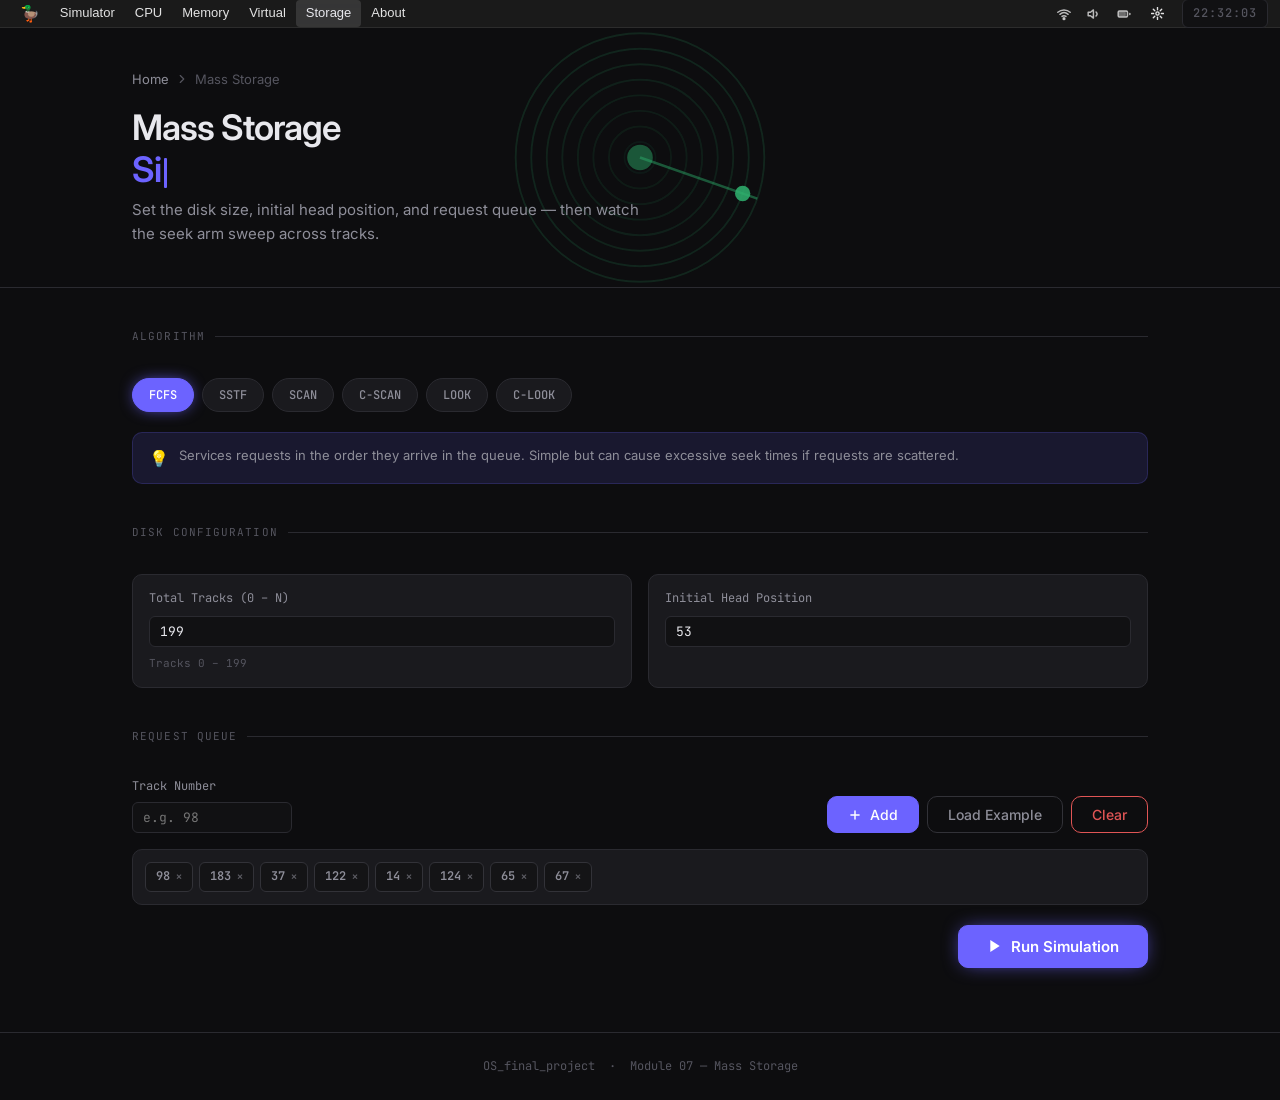
<file: pages/storage.html>
<!DOCTYPE html>
<html lang="en">

<head>
    <meta charset="UTF-8" />
    <meta name="viewport" content="width=device-width, initial-scale=1.0" />
    <title>Mass Storage Simulator — OS Simulator</title>
    <meta name="description"
        content="Interactive disk scheduling simulator with seek time visualization. Supports FCFS, SSTF, SCAN, C-SCAN, LOOK, and C-LOOK algorithms." />
    <script>
        (function () {
            try {
                if (localStorage.getItem('theme') === 'light') {
                    document.documentElement.classList.add('light');
                }
            } catch (error) { }
        })();
    </script>
    <link rel="stylesheet" href="../styles.css" />
    <style>
        /* ── Storage-specific styles ─────────────────────── */

        .disk-viz-wrapper {
            background: var(--bg-card);
            border: 1px solid var(--border);
            border-radius: var(--radius-lg);
            padding: 1.5rem;
            overflow-x: auto;
        }

        .disk-track-container {
            position: relative;
            width: 100%;
            min-height: 120px;
        }

        .disk-ruler {
            position: relative;
            height: 32px;
            margin-bottom: 8px;
        }

        .disk-ruler-bar {
            position: absolute;
            top: 14px;
            left: 0;
            right: 0;
            height: 4px;
            background: var(--bg-surface);
            border: 1px solid var(--border);
            border-radius: 2px;
        }

        .disk-ruler-tick {
            position: absolute;
            top: 0;
            font-family: var(--font-mono);
            font-size: 10px;
            color: var(--text-muted);
            transform: translateX(-50%);
            display: flex;
            flex-direction: column;
            align-items: center;
            gap: 2px;
        }

        .disk-ruler-tick::after {
            content: '';
            width: 1px;
            height: 8px;
            background: var(--border-light);
        }

        .disk-seek-canvas-wrap {
            position: relative;
            width: 100%;
            height: 420px;
            margin-top: 8px;
            background: rgba(255,255,255,0.015);
            border-radius: var(--radius-sm);
            border: 1px solid rgba(255,255,255,0.06);
        }

        #seekCanvas {
            display: block;
            width: 100%;
            height: 100%;
            border-radius: var(--radius-sm);
        }

        .seek-order-wrap {
            margin-top: 1.25rem;
            background: var(--bg-card);
            border: 1px solid var(--border);
            border-radius: var(--radius-lg);
            padding: 1.25rem;
        }

        .seek-order-label {
            font-family: var(--font-mono);
            font-size: 11px;
            text-transform: uppercase;
            letter-spacing: 0.08em;
            color: var(--text-muted);
            margin-bottom: 0.75rem;
        }

        .seek-order-list {
            display: flex;
            flex-wrap: wrap;
            gap: 6px;
            align-items: center;
        }

        .seek-order-item {
            font-family: var(--font-mono);
            font-size: 12px;
            font-weight: 600;
            padding: 4px 10px;
            border-radius: var(--radius-sm);
            background: var(--accent-dim);
            color: var(--accent);
            border: 1px solid #6c63ff33;
            animation: fadeInRow 0.3s ease forwards;
            opacity: 0;
        }

        .seek-order-item.seek-start {
            background: var(--green-dim);
            color: var(--green);
            border-color: #34c77b33;
        }

        .seek-order-arrow {
            color: var(--text-muted);
            font-family: var(--font-mono);
            font-size: 12px;
        }

        .storage-config-grid {
            display: grid;
            grid-template-columns: repeat(auto-fit, minmax(180px, 1fr));
            gap: 1rem;
            margin-bottom: 0.5rem;
        }

        .storage-config-card {
            background: var(--bg-card);
            border: 1px solid var(--border);
            border-radius: var(--radius-md);
            padding: 14px 16px;
            display: flex;
            flex-direction: column;
            gap: 8px;
        }

        .storage-config-card .cpu-input {
            max-width: 100%;
        }

        .req-input-row {
            display: flex;
            gap: 8px;
            align-items: flex-end;
            flex-wrap: wrap;
            margin-bottom: 1rem;
        }

        .req-input-group {
            display: flex;
            flex-direction: column;
            gap: 6px;
            flex: 1;
            min-width: 160px;
        }

        .req-tags-wrap {
            background: var(--bg-card);
            border: 1px solid var(--border);
            border-radius: var(--radius-md);
            padding: 12px;
            display: flex;
            flex-wrap: wrap;
            gap: 6px;
            min-height: 48px;
            align-items: center;
        }

        .req-tag {
            font-family: var(--font-mono);
            font-size: 12px;
            font-weight: 600;
            padding: 4px 10px;
            border-radius: var(--radius-sm);
            background: var(--bg-surface);
            color: var(--text-secondary);
            border: 1px solid var(--border-light);
            cursor: pointer;
            transition: all var(--transition);
            display: flex;
            align-items: center;
            gap: 6px;
        }

        .req-tag:hover {
            background: #e0555520;
            color: var(--red);
            border-color: #e0555530;
        }

        .req-tag-x {
            font-size: 10px;
            opacity: 0.6;
        }

        .req-tags-empty {
            font-size: 12px;
            color: var(--text-muted);
            font-style: italic;
        }

        .storage-metrics-grid {
            display: grid;
            grid-template-columns: repeat(auto-fit, minmax(180px, 1fr));
            gap: 1rem;
        }

        .storage-metric-card {
            background: var(--bg-card);
            border: 1px solid var(--border);
            border-radius: var(--radius-lg);
            padding: 1.25rem;
            text-align: center;
            animation: metricPop 0.5s cubic-bezier(0.16, 1, 0.3, 1) forwards;
            opacity: 0;
            transform: translateY(12px);
            transition: border-color var(--transition), transform var(--transition),
                background 0.3s ease, color 0.3s ease;
        }

        .storage-metric-card:hover {
            border-color: var(--green);
            transform: translateY(-2px);
        }

        .storage-metric-card::before {
            content: '';
            position: absolute;
            top: 0;
            left: 0;
            right: 0;
            height: 2px;
            background: linear-gradient(90deg, var(--green), var(--cyan));
            opacity: 0;
            transition: opacity var(--transition);
            border-radius: var(--radius-lg) var(--radius-lg) 0 0;
        }

        .storage-metric-card {
            position: relative;
        }

        .storage-metric-card:hover::before {
            opacity: 1;
        }

        .scan-dir-group {
            display: flex;
            gap: 8px;
            align-items: center;
            margin-top: 0.75rem;
        }

        .scan-dir-btn {
            font-family: var(--font-mono);
            font-size: 12px;
            padding: 7px 16px;
            border-radius: 999px;
            border: 1px solid var(--border);
            background: var(--bg-card);
            color: var(--text-secondary);
            cursor: pointer;
            transition: all var(--transition);
        }

        .scan-dir-btn:hover {
            border-color: var(--green);
            color: var(--text-primary);
        }

        .scan-dir-btn.active {
            background: var(--green);
            color: #fff;
            border-color: var(--green);
            box-shadow: 0 0 16px -4px var(--green);
        }

        .storage-algo-options {
            padding: 14px 16px;
            background: var(--bg-card);
            border: 1px solid var(--border);
            border-radius: var(--radius-md);
            margin-top: 0.75rem;
            display: none;
        }

        .storage-algo-options.visible {
            display: block;
        }

        .storage-algo-options-label {
            font-family: var(--font-mono);
            font-size: 11px;
            color: var(--text-muted);
            text-transform: uppercase;
            letter-spacing: 0.06em;
            margin-bottom: 8px;
        }

        /* Step-by-step computation table */
        .calc-table-wrap {
            margin-top: 1.25rem;
            background: var(--bg-card);
            border: 1px solid var(--border);
            border-radius: var(--radius-lg);
            overflow: hidden;
        }

        .calc-table-header {
            padding: 12px 16px;
            background: var(--bg-surface);
            font-family: var(--font-mono);
            font-size: 11px;
            text-transform: uppercase;
            letter-spacing: 0.08em;
            color: var(--text-muted);
            border-bottom: 1px solid var(--border);
        }

        table.calc-table {
            width: 100%;
            border-collapse: collapse;
        }

        table.calc-table th {
            font-family: var(--font-mono);
            font-size: 10px;
            text-transform: uppercase;
            letter-spacing: 0.06em;
            color: var(--text-muted);
            padding: 8px 16px;
            text-align: left;
            border-bottom: 1px solid var(--border);
        }

        table.calc-table td {
            font-family: var(--font-mono);
            font-size: 12px;
            padding: 7px 16px;
            color: var(--text-secondary);
            border-bottom: 1px solid rgba(42, 42, 58, 0.5);
            animation: fadeInRow 0.3s ease forwards;
            opacity: 0;
        }

        table.calc-table tr:last-child td {
            border-bottom: none;
        }

        table.calc-table tr.total-row td {
            color: var(--green);
            font-weight: 700;
            border-top: 1px solid var(--border);
            background: var(--green-dim);
        }

        table.calc-table td.from-col {
            color: var(--text-primary);
        }

        table.calc-table td.dist-col {
            color: var(--cyan);
        }

        table.calc-table tr.edge-row td {
            background: rgba(240, 165, 0, 0.06);
        }

        table.calc-table tr.wrap-row td {
            background: rgba(108, 99, 255, 0.06);
        }

        .compare-grid {
            display: grid;
            gap: 0.75rem;
        }

        .compare-row {
            display: grid;
            grid-template-columns: 140px 1fr 80px;
            gap: 12px;
            align-items: center;
            padding: 10px 14px;
            background: var(--bg-card);
            border: 1px solid var(--border);
            border-radius: var(--radius-md);
            animation: fadeInRow 0.4s ease forwards;
            opacity: 0;
            transition: background 0.3s ease, color 0.3s ease, border-color 0.3s ease;
        }

        .compare-row:hover {
            border-color: var(--border-light);
            background: var(--bg-card-hover);
        }

        .compare-algo-name {
            font-family: var(--font-mono);
            font-size: 12px;
            font-weight: 600;
            color: var(--text-primary);
        }

        .compare-bar-wrap {
            background: var(--bg-surface);
            border-radius: 999px;
            height: 10px;
            overflow: hidden;
        }

        .compare-bar-fill {
            height: 100%;
            border-radius: 999px;
            transition: width 0.6s cubic-bezier(0.16, 1, 0.3, 1);
        }

        .compare-seek-val {
            font-family: var(--font-mono);
            font-size: 12px;
            font-weight: 600;
            color: var(--green);
            text-align: right;
        }

        .storage-section-label {
            font-family: var(--font-mono);
            font-size: 11px;
            text-transform: uppercase;
            letter-spacing: 0.1em;
            color: var(--text-muted);
            margin-bottom: 1rem;
            margin-top: 2.5rem;
            display: flex;
            align-items: center;
            gap: 10px;
        }

        .storage-section-label::after {
            content: '';
            flex: 1;
            height: 1px;
            background: var(--border);
        }

        #auroraCanvas {
            opacity: 0.9;
        }
    </style>
    <style>
        /* ── macOS Top Menu Bar (subpage) ── */
        .navbar {
            position: fixed;
            top: 0;
            left: 0;
            right: 0;
            height: 28px;
            z-index: 9999;
            display: flex;
            align-items: center;
            justify-content: space-between;
            padding: 0 12px;
            background: rgba(30, 30, 30, 0.82);
            backdrop-filter: blur(20px) saturate(1.8);
            -webkit-backdrop-filter: blur(20px) saturate(1.8);
            border-bottom: 1px solid rgba(255, 255, 255, 0.08);
            font-family: -apple-system, BlinkMacSystemFont, "SF Pro Text", "Helvetica Neue", sans-serif;
            font-size: 13px;
            font-weight: 500;
            color: rgba(255, 255, 255, 0.88);
            user-select: none;
        }
        body.light .navbar {
            background: rgba(240, 240, 240, 0.82);
            border-bottom: 1px solid rgba(0, 0, 0, 0.08);
            color: rgba(0, 0, 0, 0.85);
        }
        .nav-left { display: flex; align-items: center; gap: 2px; }
        .nav-logo { font-size: 16px; padding: 2px 8px; border-radius: 4px; cursor: default; }
        .nav-links { display: flex; list-style: none; margin: 0; padding: 0; gap: 0; }
        .nav-links li a {
            display: block; padding: 3px 10px; border-radius: 4px; text-decoration: none;
            color: inherit; font-size: 13px; transition: background 0.15s; white-space: nowrap;
        }
        .nav-links li a:hover, .nav-links li a.active { background: rgba(255, 255, 255, 0.12); }
        body.light .nav-links li a:hover, body.light .nav-links li a.active { background: rgba(0, 0, 0, 0.07); }
        .nav-right { display: flex; align-items: center; gap: 10px; }
        .mac-status-group { display: flex; align-items: center; gap: 8px; }
        .mac-status-icon { display: flex; align-items: center; opacity: 0.8; padding: 2px 4px; border-radius: 3px; cursor: default; }
        .mac-theme-toggle {
            display: flex; align-items: center; gap: 4px; padding: 2px 8px; border-radius: 4px;
            cursor: pointer; border: none; background: none; color: inherit;
            font-family: inherit; transition: background 0.15s;
        }
        .mac-theme-toggle:hover { background: rgba(255, 255, 255, 0.12); }
        body.light .mac-theme-toggle:hover { background: rgba(0, 0, 0, 0.07); }
        .mac-theme-toggle svg { width: 13px; height: 13px; }
        .nav-clock { font-size: 12px; font-weight: 500; min-width: 60px; text-align: right; }
        body { padding-top: 28px; }
        #scrollProgress { position: fixed; top: 28px; left: 0; height: 2px; background: linear-gradient(90deg,#4285f4,#34a853); z-index: 9997; width: 0%; transition: width 0.1s; }
    </style>
</head>

<body>
    <script>
        (function () {
            function setTheme(isLight) {
                document.documentElement.classList.toggle('light', isLight);
                document.body.classList.toggle('light', isLight);
                document.body.style.colorScheme = isLight ? 'light' : 'dark';
                try {
                    localStorage.setItem('theme', isLight ? 'light' : 'dark');
                } catch (error) { }
            }

            setTheme(document.documentElement.classList.contains('light'));

            document.addEventListener('click', function (event) {
                const toggle = event.target.closest('#themeToggle');
                if (!toggle) return;
                event.preventDefault();
                event.stopImmediatePropagation();
                setTheme(!document.body.classList.contains('light'));
            }, true);
        })();
    </script>

    <div id="scrollProgress"></div>

    <button id="backToTop" aria-label="Back to top">
        <svg xmlns="http://www.w3.org/2000/svg" viewBox="0 0 24 24" fill="none" stroke="currentColor" stroke-width="2"
            stroke-linecap="round" stroke-linejoin="round">
            <polyline points="18 15 12 9 6 15" />
        </svg>
    </button>

    <!-- ══ macOS Menu Bar ══ -->
    <!-- ══ macOS Menu Bar ══ -->
    <nav class="navbar">
        <div class="nav-left">
            <div class="nav-logo" title="System Menu">🦆</div>
            <ul class="nav-links">
                <li><a href="../index.html">Simulator</a></li>
                <li><a href="cpu.html">CPU</a></li>
                <li><a href="memory.html">Memory</a></li>
                <li><a href="virtual.html">Virtual</a></li>
                <li><a href="storage.html" class="active">Storage</a></li>
                <li><a href="../index.html?about=true">About</a></li>
            </ul>
        </div>

        <div class="nav-right">
            <div class="mac-status-group">
                <span class="mac-status-icon" title="Wi-Fi (Connected)">
                    <svg viewBox="0 0 24 24" fill="none" stroke="currentColor" stroke-width="2.5" stroke-linecap="round" stroke-linejoin="round" width="14" height="14">
                        <path d="M5 12.55a11 11 0 0 1 14.08 0"/><path d="M1.42 9a16 16 0 0 1 21.16 0"/>
                        <path d="M8.53 16.11a6 6 0 0 1 6.95 0"/><circle cx="12" cy="20" r="1.5" fill="currentColor"/>
                    </svg>
                </span>
                <span class="mac-status-icon" title="Sound (100%)">
                    <svg viewBox="0 0 24 24" fill="none" stroke="currentColor" stroke-width="2.5" stroke-linecap="round" stroke-linejoin="round" width="14" height="14">
                        <polygon points="11 5 6 9 2 9 2 15 6 15 11 19 11 5"/>
                        <path d="M15.54 8.46a5 5 0 0 1 0 7.07"/>
                    </svg>
                </span>
                <span class="mac-status-icon" title="Battery (Charged)">
                    <svg viewBox="0 0 24 24" fill="none" stroke="currentColor" stroke-width="2.5" stroke-linecap="round" stroke-linejoin="round" width="14" height="14">
                        <rect x="2" y="7" width="16" height="10" rx="2"/><line x1="22" y1="11" x2="22" y2="13"/>
                        <rect x="4" y="9" width="10" height="6" rx="1" fill="currentColor" opacity="0.5"/>
                    </svg>
                </span>
                <button class="mac-theme-toggle" id="themeToggle" aria-label="Toggle theme">
                    <svg viewBox="0 0 24 24" fill="none" stroke="currentColor" stroke-width="2.5" stroke-linecap="round" stroke-linejoin="round">
                        <circle cx="12" cy="12" r="3"/>
                        <line x1="12" y1="1" x2="12" y2="5"/><line x1="12" y1="19" x2="12" y2="23"/>
                        <line x1="4.22" y1="4.22" x2="7.05" y2="7.05"/><line x1="16.95" y1="16.95" x2="19.78" y2="19.78"/>
                        <line x1="1" y1="12" x2="5" y2="12"/><line x1="19" y1="12" x2="23" y2="12"/>
                        <line x1="4.22" y1="19.78" x2="7.05" y2="16.95"/><line x1="16.95" y1="7.05" x2="19.78" y2="4.22"/>
                    </svg>
                </button>
            </div>
            <div class="nav-clock" id="navClock">00:00:00</div>
        </div>
    </nav>

    <div class="cpu-hero-wrapper">
        <canvas id="auroraCanvas"></canvas>
        <header class="cpu-page-header">
            <div class="cpu-page-header-inner">
                <div class="cpu-breadcrumb">
                    <a href="../index.html">Home</a>
                    <svg xmlns="http://www.w3.org/2000/svg" width="14" height="14" viewBox="0 0 24 24" fill="none"
                        stroke="currentColor" stroke-width="2" stroke-linecap="round" stroke-linejoin="round">
                        <polyline points="9 18 15 12 9 6" />
                    </svg>
                    <span>Mass Storage</span>
                </div>
                <h1 id="typeTarget"><span class="typewriter-cursor" id="cursor"></span></h1>
                <p>Set the disk size, initial head position, and request queue — then watch the seek arm sweep across
                    tracks.</p>
            </div>
        </header>
    </div>

    <main class="cpu-main">

        <section class="cpu-section" id="algorithmSection">
            <div class="section-label">Algorithm</div>
            <div class="algo-selector" id="algoSelector">
                <button class="algo-pill active" data-algo="fcfs">FCFS</button>
                <button class="algo-pill" data-algo="sstf">SSTF</button>
                <button class="algo-pill" data-algo="scan">SCAN</button>
                <button class="algo-pill" data-algo="cscan">C-SCAN</button>
                <button class="algo-pill" data-algo="look">LOOK</button>
                <button class="algo-pill" data-algo="clook">C-LOOK</button>
            </div>

            <div class="storage-algo-options" id="dirOptions">
                <div class="storage-algo-options-label">Initial Head Direction</div>
                <div class="scan-dir-group">
                    <button class="scan-dir-btn active" data-dir="up">↑ Toward higher tracks</button>
                    <button class="scan-dir-btn" data-dir="down">↓ Toward lower tracks</button>
                </div>
            </div>

            <div class="algo-description" id="algoDescription">
                <div class="algo-desc-icon">💡</div>
                <p id="algoDescText">Services requests in the order they arrive in the queue. Simple but can cause
                    excessive seek times if requests are scattered.</p>
            </div>
        </section>

        <section class="cpu-section" id="diskConfigSection">
            <div class="section-label">Disk Configuration</div>
            <div class="storage-config-grid">
                <div class="storage-config-card">
                    <label class="cpu-label" for="diskSize">Total Tracks (0 – N)</label>
                    <input type="number" id="diskSize" class="cpu-input" value="199" min="10" max="9999" />
                    <span style="font-size:11px; color:var(--text-muted); font-family:var(--font-mono);">Tracks 0 –
                        <span id="diskSizeDisplay">199</span></span>
                </div>
                <div class="storage-config-card">
                    <label class="cpu-label" for="headStart">Initial Head Position</label>
                    <input type="number" id="headStart" class="cpu-input" value="53" min="0" />
                </div>
            </div>
        </section>

        <section class="cpu-section" id="requestSection">
            <div class="section-label">Request Queue</div>

            <div class="req-input-row">
                <div class="req-input-group">
                    <label class="cpu-label" for="reqInput">Track Number</label>
                    <input type="number" id="reqInput" class="cpu-input" placeholder="e.g. 98" min="0"
                        style="max-width:160px;" />
                </div>
                <button class="btn btn-primary" id="btnAddReq" style="align-self:flex-end;">
                    <svg xmlns="http://www.w3.org/2000/svg" width="14" height="14" viewBox="0 0 24 24" fill="none"
                        stroke="currentColor" stroke-width="2.5" stroke-linecap="round" stroke-linejoin="round">
                        <line x1="12" y1="5" x2="12" y2="19" />
                        <line x1="5" y1="12" x2="19" y2="12" />
                    </svg>
                    Add
                </button>
                <button class="btn btn-ghost" id="btnLoadExample" style="align-self:flex-end;">Load Example</button>
                <button class="btn btn-ghost btn-danger" id="btnClearReqs" style="align-self:flex-end;">Clear</button>
            </div>

            <div class="req-tags-wrap" id="reqTagsWrap">
                <span class="req-tags-empty" id="reqTagsEmpty">No requests yet — add track numbers above.</span>
            </div>

            <div class="process-actions">
                <button class="btn btn-primary btn-run" id="btnRun">
                    <svg xmlns="http://www.w3.org/2000/svg" width="16" height="16" viewBox="0 0 24 24"
                        fill="currentColor" stroke="none">
                        <polygon points="5 3 19 12 5 21 5 3" />
                    </svg>
                    Run Simulation
                </button>
            </div>
        </section>

        <section class="cpu-section cpu-output-section" id="outputSection" style="display:none;">

            <div class="section-label">Seek Path</div>
            <div class="disk-viz-wrapper">
                <div class="disk-ruler" id="diskRuler">
                    <div class="disk-ruler-bar"></div>
                </div>
                <div class="disk-seek-canvas-wrap">
                    <canvas id="seekCanvas"></canvas>
                </div>
            </div>

            <div class="seek-order-wrap">
                <div class="seek-order-label">Service Order</div>
                <div class="seek-order-list" id="seekOrderList"></div>
            </div>

            <!-- Step-by-step computation table -->
            <div class="calc-table-wrap" id="calcTableWrap">
                <div class="calc-table-header">Step-by-Step Head Movement Computation</div>
                <table class="calc-table" id="calcTable">
                    <thead>
                        <tr>
                            <th>#</th>
                            <th>From Track</th>
                            <th>To Track</th>
                            <th>Calculation</th>
                            <th>Distance</th>
                            <th>Running Total</th>
                        </tr>
                    </thead>
                    <tbody id="calcTableBody"></tbody>
                </table>
            </div>

            <div class="storage-section-label">Performance Metrics</div>
            <div class="storage-metrics-grid" id="metricsGrid"></div>

            <div class="storage-section-label">Algorithm Comparison</div>
            <div class="compare-grid" id="compareGrid"></div>

        </section>

    </main>

    <footer class="footer">
        OS_final_project &nbsp;·&nbsp; Module 07 — Mass Storage
    </footer>

    <script>
        (function () {
            'use strict';

            /* ══════════════════════════════════════════════════════════
             *  DISK SCHEDULING ALGORITHMS
             * ══════════════════════════════════════════════════════════ */

            function fcfs(requests, head) {
                const order = [head, ...requests];
                let seek = 0;
                const steps = [];
                for (let i = 1; i < order.length; i++) {
                    const dist = Math.abs(order[i] - order[i - 1]);
                    seek += dist;
                    steps.push({ from: order[i - 1], to: order[i], dist });
                }
                return { order, totalSeek: seek, steps };
            }

            function sstf(requests, head) {
                const remaining = [...requests];
                const order = [head];
                const steps = [];
                let seek = 0, cur = head;
                while (remaining.length > 0) {
                    let minDist = Infinity, minIdx = 0;
                    remaining.forEach((r, i) => { const d = Math.abs(r - cur); if (d < minDist) { minDist = d; minIdx = i; } });
                    const to = remaining[minIdx];
                    seek += minDist;
                    steps.push({ from: cur, to, dist: minDist });
                    cur = to;
                    order.push(cur);
                    remaining.splice(minIdx, 1);
                }
                return { order, totalSeek: seek, steps };
            }

            // SCAN: always sweeps to the disk edge before reversing
            function scan(requests, head, diskSize, direction) {
                const sorted = [...requests].sort((a, b) => a - b);
                const order = [head];
                const steps = [];
                let seek = 0;

                if (direction === 'down') {
                    const lower = sorted.filter(r => r < head).reverse();
                    const higher = sorted.filter(r => r >= head);
                    lower.forEach(r => {
                        const d = Math.abs(r - order[order.length - 1]);
                        seek += d; steps.push({ from: order[order.length - 1], to: r, dist: d }); order.push(r);
                    });
                    // Always go to track 0
                    const fromEdge = order[order.length - 1];
                    if (fromEdge !== 0) {
                        seek += fromEdge; steps.push({ from: fromEdge, to: 0, dist: fromEdge, isEdge: true }); order.push(0);
                    }
                    higher.forEach(r => {
                        const d = Math.abs(r - order[order.length - 1]);
                        seek += d; steps.push({ from: order[order.length - 1], to: r, dist: d }); order.push(r);
                    });
                } else {
                    const higher = sorted.filter(r => r > head);
                    const lower = sorted.filter(r => r <= head).reverse();
                    higher.forEach(r => {
                        const d = Math.abs(r - order[order.length - 1]);
                        seek += d; steps.push({ from: order[order.length - 1], to: r, dist: d }); order.push(r);
                    });
                    // Always go to diskSize
                    const fromEdge = order[order.length - 1];
                    if (fromEdge !== diskSize) {
                        const d = diskSize - fromEdge;
                        seek += d; steps.push({ from: fromEdge, to: diskSize, dist: d, isEdge: true }); order.push(diskSize);
                    }
                    lower.forEach(r => {
                        const d = Math.abs(r - order[order.length - 1]);
                        seek += d; steps.push({ from: order[order.length - 1], to: r, dist: d }); order.push(r);
                    });
                }
                return { order, totalSeek: seek, steps };
            }

            // C-SCAN: reaches disk edge, then jumps (broken line) to other side
            function cscan(requests, head, diskSize, direction) {
                const sorted = [...requests].sort((a, b) => a - b);
                const order = [head];
                const steps = [];
                let seek = 0;

                if (direction === 'up') {
                    const higher = sorted.filter(r => r >= head);
                    const lower = sorted.filter(r => r < head);
                    higher.forEach(r => {
                        const d = Math.abs(r - order[order.length - 1]);
                        seek += d; steps.push({ from: order[order.length - 1], to: r, dist: d }); order.push(r);
                    });
                    // Always go to disk end
                    const lastHigh = order[order.length - 1];
                    if (lastHigh !== diskSize) {
                        const toEdge = diskSize - lastHigh;
                        seek += toEdge; steps.push({ from: lastHigh, to: diskSize, dist: toEdge, isEdge: true }); order.push(diskSize);
                    }
                    if (lower.length > 0) {
                        // Jump (broken line) from diskSize to 0
                        seek += diskSize; steps.push({ from: diskSize, to: 0, dist: diskSize, isWrap: true }); order.push(0);
                        lower.forEach(r => {
                            const d = Math.abs(r - order[order.length - 1]);
                            seek += d; steps.push({ from: order[order.length - 1], to: r, dist: d }); order.push(r);
                        });
                    }
                } else {
                    const lower = sorted.filter(r => r <= head).reverse();
                    const higher = sorted.filter(r => r > head).reverse();
                    lower.forEach(r => {
                        const d = Math.abs(r - order[order.length - 1]);
                        seek += d; steps.push({ from: order[order.length - 1], to: r, dist: d }); order.push(r);
                    });
                    const lastLow = order[order.length - 1];
                    if (lastLow !== 0) {
                        seek += lastLow; steps.push({ from: lastLow, to: 0, dist: lastLow, isEdge: true }); order.push(0);
                    }
                    if (higher.length > 0) {
                        seek += diskSize; steps.push({ from: 0, to: diskSize, dist: diskSize, isWrap: true }); order.push(diskSize);
                        higher.forEach(r => {
                            const d = Math.abs(r - order[order.length - 1]);
                            seek += d; steps.push({ from: order[order.length - 1], to: r, dist: d }); order.push(r);
                        });
                    }
                }
                return { order, totalSeek: seek, steps };
            }

            // LOOK: only to furthest request, no disk edge
            function look(requests, head, direction) {
                const sorted = [...requests].sort((a, b) => a - b);
                const order = [head];
                const steps = [];
                let seek = 0;

                if (direction === 'down') {
                    const lower = sorted.filter(r => r < head).reverse();
                    const higher = sorted.filter(r => r >= head);
                    lower.forEach(r => { const d = Math.abs(r - order[order.length - 1]); seek += d; steps.push({ from: order[order.length - 1], to: r, dist: d }); order.push(r); });
                    higher.forEach(r => { const d = Math.abs(r - order[order.length - 1]); seek += d; steps.push({ from: order[order.length - 1], to: r, dist: d }); order.push(r); });
                } else {
                    const higher = sorted.filter(r => r >= head);
                    const lower = sorted.filter(r => r < head).reverse();
                    higher.forEach(r => { const d = Math.abs(r - order[order.length - 1]); seek += d; steps.push({ from: order[order.length - 1], to: r, dist: d }); order.push(r); });
                    lower.forEach(r => { const d = Math.abs(r - order[order.length - 1]); seek += d; steps.push({ from: order[order.length - 1], to: r, dist: d }); order.push(r); });
                }
                return { order, totalSeek: seek, steps };
            }

            // C-LOOK: jump (broken line) from last request to first on other side
            function clook(requests, head, direction) {
                const sorted = [...requests].sort((a, b) => a - b);
                const order = [head];
                const steps = [];
                let seek = 0;

                if (direction === 'up') {
                    const higher = sorted.filter(r => r >= head);
                    const lower = sorted.filter(r => r < head);
                    higher.forEach(r => { const d = Math.abs(r - order[order.length - 1]); seek += d; steps.push({ from: order[order.length - 1], to: r, dist: d }); order.push(r); });
                    if (lower.length > 0) {
                        const fromPos = order[order.length - 1];
                        const firstLow = lower[0];
                        const jumpDist = fromPos - firstLow;
                        seek += jumpDist; steps.push({ from: fromPos, to: firstLow, dist: jumpDist, isWrap: true }); order.push(firstLow);
                        for (let i = 1; i < lower.length; i++) {
                            const d = Math.abs(lower[i] - order[order.length - 1]);
                            seek += d; steps.push({ from: order[order.length - 1], to: lower[i], dist: d }); order.push(lower[i]);
                        }
                    }
                } else {
                    const lower = sorted.filter(r => r <= head).reverse();
                    const higher = sorted.filter(r => r > head).reverse();
                    lower.forEach(r => { const d = Math.abs(r - order[order.length - 1]); seek += d; steps.push({ from: order[order.length - 1], to: r, dist: d }); order.push(r); });
                    if (higher.length > 0) {
                        const fromPos = order[order.length - 1];
                        const firstHigh = higher[0];
                        const jumpDist = firstHigh - fromPos;
                        seek += jumpDist; steps.push({ from: fromPos, to: firstHigh, dist: jumpDist, isWrap: true }); order.push(firstHigh);
                        for (let i = 1; i < higher.length; i++) {
                            const d = Math.abs(higher[i] - order[order.length - 1]);
                            seek += d; steps.push({ from: order[order.length - 1], to: higher[i], dist: d }); order.push(higher[i]);
                        }
                    }
                }
                return { order, totalSeek: seek, steps };
            }

            function runAll(requests, head, diskSize, direction) {
                return {
                    fcfs: fcfs(requests, head),
                    sstf: sstf(requests, head),
                    scan: scan(requests, head, diskSize, direction),
                    cscan: cscan(requests, head, diskSize, direction),
                    look: look(requests, head, direction),
                    clook: clook(requests, head, direction),
                };
            }

            /* ══════════════════════════════════════════════════════════
             *  UI STATE
             * ══════════════════════════════════════════════════════════ */

            let currentAlgo = 'fcfs';
            let currentDir = 'up';
            let requests = [];

            const ALGO_NAMES = {
                fcfs: 'FCFS', sstf: 'SSTF', scan: 'SCAN',
                cscan: 'C-SCAN', look: 'LOOK', clook: 'C-LOOK',
            };

            const ALGO_COLORS = {
                fcfs: '#6c63ff', sstf: '#00c8e0', scan: '#f0a500',
                cscan: '#34c77b', look: '#a855f7', clook: '#ec4899',
            };

            const ALGO_DESC = {
                fcfs: 'Services requests in the order they arrive in the queue. Simple but can cause excessive seek times if requests are scattered.',
                sstf: 'Always services the closest pending request to the current head position. Minimizes immediate seek distance but may cause starvation for distant tracks.',
                scan: 'The head moves in one direction servicing requests, reaches the disk edge (track 0 or max), then reverses. Resembles an elevator — hence "Elevator Algorithm".',
                cscan: 'Like SCAN but only services requests in one direction. After reaching the disk edge, the head jumps back (dashed line) to the other end without servicing on the return.',
                look: 'Like SCAN but the head only goes as far as the last request in each direction — it does not travel all the way to the disk edge.',
                clook: 'Like C-SCAN but only travels as far as the furthest request in each direction, then jumps (dashed line) to the lowest/highest pending request.',
            };

            /* ── Theme ── */
            const themeBtn = document.getElementById('themeToggle');
            if (localStorage.getItem('theme') === 'light') document.body.classList.add('light');
            themeBtn.addEventListener('click', () => {
                document.body.classList.toggle('light');
                localStorage.setItem('theme', document.body.classList.contains('light') ? 'light' : 'dark');
            });

            /* ── Scroll ── */
            const progressBar = document.getElementById('scrollProgress');
            const backToTop = document.getElementById('backToTop');
            window.addEventListener('scroll', () => {
                const s = window.scrollY;
                const max = document.documentElement.scrollHeight - window.innerHeight;
                progressBar.style.width = (s / max * 100) + '%';
                backToTop.classList.toggle('visible', s > 300);
            }, { passive: true });
            backToTop.addEventListener('click', () => window.scrollTo({ top: 0, behavior: 'smooth' }));

            /* ── Algorithm pills ── */
            const pills = document.querySelectorAll('.algo-pill');
            const dirOptions = document.getElementById('dirOptions');
            const algoDescEl = document.getElementById('algoDescText');
            const NEEDS_DIR = ['scan', 'cscan', 'look', 'clook'];

            pills.forEach(pill => {
                pill.addEventListener('click', () => {
                    pills.forEach(p => p.classList.remove('active'));
                    pill.classList.add('active');
                    currentAlgo = pill.dataset.algo;
                    algoDescEl.textContent = ALGO_DESC[currentAlgo];
                    dirOptions.classList.toggle('visible', NEEDS_DIR.includes(currentAlgo));
                });
            });

            /* ── Scan direction ── */
            document.querySelectorAll('.scan-dir-btn').forEach(btn => {
                btn.addEventListener('click', () => {
                    document.querySelectorAll('.scan-dir-btn').forEach(b => b.classList.remove('active'));
                    btn.classList.add('active');
                    currentDir = btn.dataset.dir;
                });
            });

            /* ── Disk size display ── */
            const diskSizeInput = document.getElementById('diskSize');
            const diskSizeDisplay = document.getElementById('diskSizeDisplay');
            diskSizeInput.addEventListener('input', () => {
                diskSizeDisplay.textContent = diskSizeInput.value;
            });

            /* ── Request tags ── */
            const reqInput = document.getElementById('reqInput');
            const tagsWrap = document.getElementById('reqTagsWrap');
            const tagsEmpty = document.getElementById('reqTagsEmpty');

            function renderTags() {
                tagsWrap.querySelectorAll('.req-tag').forEach(t => t.remove());
                tagsEmpty.style.display = requests.length === 0 ? '' : 'none';
                requests.forEach((r, i) => {
                    const tag = document.createElement('span');
                    tag.className = 'req-tag';
                    tag.innerHTML = `${r} <span class="req-tag-x">✕</span>`;
                    tag.addEventListener('click', () => { requests.splice(i, 1); renderTags(); });
                    tagsWrap.appendChild(tag);
                });
            }

            function addRequest(val) {
                const n = parseInt(val);
                const max = parseInt(diskSizeInput.value) || 199;
                if (isNaN(n) || n < 0 || n > max) return;
                requests.push(n);
                renderTags();
            }

            document.getElementById('btnAddReq').addEventListener('click', () => {
                addRequest(reqInput.value); reqInput.value = ''; reqInput.focus();
            });
            reqInput.addEventListener('keydown', e => {
                if (e.key === 'Enter') { addRequest(reqInput.value); reqInput.value = ''; }
            });
            document.getElementById('btnLoadExample').addEventListener('click', () => {
                requests = [98, 183, 37, 122, 14, 124, 65, 67]; renderTags();
            });
            document.getElementById('btnClearReqs').addEventListener('click', () => {
                requests = []; renderTags();
            });

            /* ── Run ── */
            document.getElementById('btnRun').addEventListener('click', () => {
                if (requests.length === 0) return;
                const head = parseInt(document.getElementById('headStart').value) || 0;
                const diskSize = parseInt(diskSizeInput.value) || 199;
                let result;
                switch (currentAlgo) {
                    case 'fcfs': result = fcfs(requests, head); break;
                    case 'sstf': result = sstf(requests, head); break;
                    case 'scan': result = scan(requests, head, diskSize, currentDir); break;
                    case 'cscan': result = cscan(requests, head, diskSize, currentDir); break;
                    case 'look': result = look(requests, head, currentDir); break;
                    case 'clook': result = clook(requests, head, currentDir); break;
                }
                const allResults = runAll(requests, head, diskSize, currentDir);
                renderOutput(result, allResults, head, diskSize);
            });

            /* ══════════════════════════════════════════════════════════
             *  RENDERING
             * ══════════════════════════════════════════════════════════ */

            let seekAnimId = null;

            function renderOutput(result, allResults, head, diskSize) {
                const outSec = document.getElementById('outputSection');
                outSec.style.display = '';
                renderRuler(diskSize);
                // Defer canvas render so the DOM has laid out the now-visible section
                requestAnimationFrame(() => {
                    requestAnimationFrame(() => {
                        renderSeekCanvas(result.order, result.steps, diskSize);
                    });
                });
                renderSeekOrder(result.order);
                renderCalcTable(result.steps, result.totalSeek);
                renderMetrics(result, head, diskSize);
                renderComparison(allResults);
                setTimeout(() => outSec.scrollIntoView({ behavior: 'smooth', block: 'start' }), 100);
            }

            /* ── Ruler ── */
            function renderRuler(diskSize) {
                const ruler = document.getElementById('diskRuler');
                ruler.querySelectorAll('.disk-ruler-tick').forEach(t => t.remove());
                const steps = 10;
                for (let i = 0; i <= steps; i++) {
                    const val = Math.round((diskSize / steps) * i);
                    const tick = document.createElement('div');
                    tick.className = 'disk-ruler-tick';
                    tick.style.left = ((val / diskSize) * 100) + '%';
                    tick.textContent = val;
                    ruler.appendChild(tick);
                }
            }

            /* ── Seek Canvas with dashed lines for wrap/jumps ── */
            function renderSeekCanvas(order, steps, diskSize) {
                const canvas = document.getElementById('seekCanvas');
                const wrap = canvas.parentElement;
                const DPR = window.devicePixelRatio || 1;
                const cssW = wrap.clientWidth  || wrap.offsetWidth  || 600;
                const cssH = wrap.clientHeight || wrap.offsetHeight || 300;
                canvas.width  = cssW * DPR;
                canvas.height = cssH * DPR;
                canvas.style.width  = cssW + 'px';
                canvas.style.height = cssH + 'px';

                const ctx = canvas.getContext('2d');
                ctx.scale(DPR, DPR);         // work in CSS-pixel space from here
                const W = cssW, H = cssH;

                const PAD_L = 48, PAD_R = 48, PAD_T = 40, PAD_B = 20;
                const usableW = W - PAD_L - PAD_R;
                const color = ALGO_COLORS[currentAlgo];

                function trackX(t) { return PAD_L + (t / diskSize) * usableW; }
                const usableH = H - PAD_T - PAD_B;
                const yStep = usableH / (order.length + 1);
                function stepY(i) { return PAD_T + yStep * (i + 1); }

                if (seekAnimId) cancelAnimationFrame(seekAnimId);

                const stepMeta = steps || [];
                let progress = 0;
                const TOTAL_STEPS = order.length - 1;
                const FRAMES_PER_STEP = 60;
                const TOTAL_FRAMES = TOTAL_STEPS * FRAMES_PER_STEP;

                function drawSeg(x1, y1, x2, y2, strokeColor, lineWidth, dashed) {
                    ctx.save();
                    ctx.beginPath();
                    ctx.setLineDash(dashed ? [8, 6] : []);
                    ctx.moveTo(x1, y1);
                    ctx.lineTo(x2, y2);
                    ctx.strokeStyle = strokeColor;
                    ctx.lineWidth = lineWidth;
                    ctx.lineJoin = 'round';
                    ctx.lineCap = 'round';
                    ctx.stroke();
                    ctx.restore();
                }

                function drawNode(i, isPartial) {
                    const x = trackX(order[i]), y = stepY(i);
                    const isHead  = i === 0;
                    const isEdge  = stepMeta[i - 1] && stepMeta[i - 1].isEdge;
                    const isWrap  = stepMeta[i - 1] && stepMeta[i - 1].isWrap;
                    const dotR    = isHead ? 8 : (isEdge ? 7 : 6);
                    const glowR   = dotR + 7;

                    let dotColor, glowColor;
                    if (isHead)      { dotColor = '#34c77b'; glowColor = '#34c77b33'; }
                    else if (isEdge) { dotColor = '#f0a500'; glowColor = 'rgba(240,165,0,0.25)'; }
                    else             { dotColor = color;     glowColor = color + '28'; }

                    // Glow halo
                    ctx.beginPath(); ctx.arc(x, y, glowR, 0, Math.PI * 2);
                    ctx.fillStyle = glowColor; ctx.fill();
                    // Main dot
                    ctx.beginPath(); ctx.arc(x, y, dotR, 0, Math.PI * 2);
                    ctx.fillStyle = dotColor; ctx.fill();
                    // White centre
                    ctx.beginPath(); ctx.arc(x, y, dotR * 0.4, 0, Math.PI * 2);
                    ctx.fillStyle = '#fff'; ctx.fill();

                    if (isPartial) return;

                    // ── Track-number label (above dot) ──
                    ctx.save();
                    ctx.textAlign = 'center';
                    ctx.font = `bold 11px 'JetBrains Mono', monospace`;
                    ctx.fillStyle = isHead ? '#34c77b' : (isEdge ? '#f0a500' : 'rgba(200,210,230,0.92)');
                    ctx.fillText(order[i], x, y - dotR - 6);
                    ctx.restore();

                    // ── Step-number badge (right of dot, small pill) ──
                    if (!isHead) {
                        const stepNum = i;   // step 1 = first move, step i = ith position
                        const bx = x + dotR + 4;
                        const by = y;
                        const label = `#${stepNum}`;
                        ctx.save();
                        ctx.font = `600 9px 'JetBrains Mono', monospace`;
                        ctx.textAlign = 'left';
                        ctx.textBaseline = 'middle';
                        const tw = ctx.measureText(label).width;
                        const ph = 13, pw = tw + 8, pr = 4;
                        // pill background
                        ctx.beginPath();
                        ctx.roundRect(bx, by - ph / 2, pw, ph, pr);
                        ctx.fillStyle = isEdge ? 'rgba(240,165,0,0.18)' : (isWrap ? color + '22' : 'rgba(108,99,255,0.18)');
                        ctx.strokeStyle = isEdge ? '#f0a50055' : (isWrap ? color + '55' : '#6c63ff44');
                        ctx.lineWidth = 0.8;
                        ctx.fill(); ctx.stroke();
                        // pill text
                        ctx.fillStyle = isEdge ? '#f0a500cc' : (isWrap ? color + 'cc' : '#a8a4ffcc');
                        ctx.fillText(label, bx + 4, by);
                        ctx.restore();
                    } else {
                        // HEAD label badge
                        const bx = x + dotR + 4;
                        const by = y;
                        const label = 'HEAD';
                        ctx.save();
                        ctx.font = `700 9px 'JetBrains Mono', monospace`;
                        ctx.textAlign = 'left';
                        ctx.textBaseline = 'middle';
                        const tw = ctx.measureText(label).width;
                        const ph = 13, pw = tw + 8, pr = 4;
                        ctx.beginPath();
                        ctx.roundRect(bx, by - ph / 2, pw, ph, pr);
                        ctx.fillStyle = 'rgba(52,199,123,0.18)';
                        ctx.strokeStyle = '#34c77b55';
                        ctx.lineWidth = 0.8;
                        ctx.fill(); ctx.stroke();
                        ctx.fillStyle = '#34c77bcc';
                        ctx.fillText(label, bx + 4, by);
                        ctx.restore();
                    }

                    // Edge / wrap annotations below dot
                    if (isEdge) {
                        ctx.save();
                        ctx.font = `600 9px monospace`;
                        ctx.textAlign = 'center';
                        ctx.fillStyle = '#f0a50099';
                        ctx.fillText('disk edge', x, y + dotR + 14);
                        ctx.restore();
                    }
                    if (isWrap) {
                        ctx.save();
                        ctx.font = `600 9px monospace`;
                        ctx.textAlign = 'center';
                        ctx.fillStyle = color + '88';
                        ctx.fillText('jump', x, y + dotR + 14);
                        ctx.restore();
                    }
                }

                function draw() {
                    ctx.clearRect(0, 0, W, H);

                    // Subtle vertical grid lines at each stop position
                    order.forEach(t => {
                        ctx.beginPath();
                        ctx.moveTo(trackX(t), PAD_T);
                        ctx.lineTo(trackX(t), H - PAD_B);
                        ctx.strokeStyle = 'rgba(255,255,255,0.04)';
                        ctx.lineWidth = 1; ctx.stroke();
                    });

                    const completedSteps = Math.floor(progress / FRAMES_PER_STEP);
                    const frac = (progress % FRAMES_PER_STEP) / FRAMES_PER_STEP;

                    // Completed segments
                    for (let i = 0; i < completedSteps && i < TOTAL_STEPS; i++) {
                        const isWrap = stepMeta[i] && stepMeta[i].isWrap;
                        drawSeg(
                            trackX(order[i]), stepY(i),
                            trackX(order[i + 1]), stepY(i + 1),
                            isWrap ? color + '55' : color + 'bb',
                            isWrap ? 1.5 : 2.5,
                            isWrap
                        );
                    }

                    // Currently-animating segment
                    if (completedSteps < TOTAL_STEPS) {
                        const i = completedSteps;
                        const x1 = trackX(order[i]), y1 = stepY(i);
                        const x2 = trackX(order[i + 1]), y2 = stepY(i + 1);
                        const isWrap = stepMeta[i] && stepMeta[i].isWrap;
                        const ex = x1 + (x2 - x1) * frac;
                        const ey = y1 + (y2 - y1) * frac;

                        drawSeg(x1, y1, ex, ey,
                            isWrap ? color + 'aa' : color + 'ff',
                            isWrap ? 2 : 3, isWrap);

                        // Animated cursor glow at tip
                        ctx.save();
                        const grad = ctx.createRadialGradient(ex, ey, 0, ex, ey, 10);
                        grad.addColorStop(0, color + 'cc');
                        grad.addColorStop(1, color + '00');
                        ctx.beginPath(); ctx.arc(ex, ey, 10, 0, Math.PI * 2);
                        ctx.fillStyle = grad; ctx.fill();
                        ctx.restore();
                    }

                    // Nodes (drawn after lines so they sit on top)
                    for (let i = 0; i <= Math.min(completedSteps, order.length - 1); i++) {
                        const isAnimating = (i === completedSteps && completedSteps < TOTAL_STEPS);
                        drawNode(i, false);
                    }
                    // Draw the head of the currently-animating segment (partial, no badge)
                    if (completedSteps < TOTAL_STEPS) {
                        const i = completedSteps + 1;
                        if (frac > 0.85 && i < order.length) drawNode(i, true);
                    }

                    if (progress < TOTAL_FRAMES) { progress++; seekAnimId = requestAnimationFrame(draw); }
                    else {
                        // Final pass: draw all nodes fully
                        for (let i = 0; i < order.length; i++) drawNode(i, false);
                    }
                }
                draw();
            }

            /* ── Seek Order Tags ── */
            function renderSeekOrder(order) {
                const container = document.getElementById('seekOrderList');
                container.innerHTML = '';
                order.forEach((track, i) => {
                    if (i > 0) {
                        const arrow = document.createElement('span');
                        arrow.className = 'seek-order-arrow';
                        arrow.textContent = '→';
                        container.appendChild(arrow);
                    }
                    const tag = document.createElement('span');
                    tag.className = 'seek-order-item' + (i === 0 ? ' seek-start' : '');
                    tag.style.animationDelay = (i * 40) + 'ms';
                    tag.textContent = track;
                    container.appendChild(tag);
                });
            }

            /* ── Step-by-step Computation Table ── */
            function renderCalcTable(steps, total) {
                const tbody = document.getElementById('calcTableBody');
                tbody.innerHTML = '';
                let running = 0;

                steps.forEach((s, i) => {
                    running += s.dist;
                    const tr = document.createElement('tr');
                    tr.style.animationDelay = ((i + 1) * 50) + 'ms';

                    // Natural calculation format: |to − from| = larger − smaller = dist
                    let calcText;
                    if (s.from > s.to) {
                        calcText = `|${s.to} − ${s.from}| = ${s.from} − ${s.to} = ${s.dist}`;
                    } else {
                        calcText = `|${s.to} − ${s.from}| = ${s.to} − ${s.from} = ${s.dist}`;
                    }

                    let toNote = '';
                    if (s.isEdge) { toNote = `<span style="color:var(--amber);font-size:10px;"> ← disk edge</span>`; }
                    if (s.isWrap) { toNote = `<span style="color:#6c63ff;font-size:10px;"> ← jump (no service)</span>`; }

                    if (s.isEdge) tr.classList.add('edge-row');
                    if (s.isWrap) tr.classList.add('wrap-row');

                    tr.innerHTML = `
                        <td>${i + 1}</td>
                        <td class="from-col">${s.from}</td>
                        <td class="from-col">${s.to}${toNote}</td>
                        <td class="dist-col">${calcText}</td>
                        <td style="color:var(--green);font-weight:600;">${s.dist}</td>
                        <td style="color:var(--cyan);font-weight:600;">${running}</td>
                    `;
                    tbody.appendChild(tr);
                });

                const totalRow = document.createElement('tr');
                totalRow.className = 'total-row';
                totalRow.innerHTML = `
                    <td colspan="4" style="font-weight:700;">Total Head Movement</td>
                    <td colspan="2" style="font-size:1.1em;">${total} tracks</td>
                `;
                tbody.appendChild(totalRow);
            }

            /* ── Metrics ── */
            function renderMetrics(result, head, diskSize) {
                const grid = document.getElementById('metricsGrid');
                grid.innerHTML = '';
                const n = result.order.length - 1;
                const avgSeek = n > 0 ? result.totalSeek / n : 0;
                const items = [
                    { label: 'Total Seek Distance', value: result.totalSeek, unit: 'cylinders', icon: '📏' },
                    { label: 'Avg Seek / Request', value: avgSeek.toFixed(1), unit: 'cylinders', icon: '⚡' },
                    { label: 'Requests Served', value: n, unit: 'requests', icon: '✅' },
                    { label: 'Algorithm', value: ALGO_NAMES[currentAlgo], unit: '', icon: '⚙️' },
                ];
                items.forEach((item, i) => {
                    const card = document.createElement('div');
                    card.className = 'storage-metric-card';
                    card.style.animationDelay = (i * 100) + 'ms';
                    card.innerHTML = `
                        <div class="metric-icon">${item.icon}</div>
                        <div class="metric-value">${item.value}<span class="metric-unit">${item.unit}</span></div>
                        <div class="metric-label">${item.label}</div>
                    `;
                    grid.appendChild(card);
                });
            }

            /* ── Algorithm Comparison ── */
            function renderComparison(allResults) {
                const grid = document.getElementById('compareGrid');
                grid.innerHTML = '';
                const maxSeek = Math.max(...Object.values(allResults).map(r => r.totalSeek));
                const algos = Object.entries(allResults).sort((a, b) => a[1].totalSeek - b[1].totalSeek);
                algos.forEach(([algo, result], i) => {
                    const row = document.createElement('div');
                    row.className = 'compare-row';
                    row.style.animationDelay = (i * 60) + 'ms';
                    const barPct = maxSeek > 0 ? (result.totalSeek / maxSeek) * 100 : 0;
                    const color = ALGO_COLORS[algo];
                    const isCurrent = algo === currentAlgo;
                    row.innerHTML = `
                        <span class="compare-algo-name" style="color:${isCurrent ? color : ''}">
                            ${isCurrent ? '▶ ' : ''}${ALGO_NAMES[algo]}
                        </span>
                        <div class="compare-bar-wrap">
                            <div class="compare-bar-fill" style="width:${barPct}%; background:${color};"></div>
                        </div>
                        <span class="compare-seek-val" style="color:${color}">${result.totalSeek}</span>
                    `;
                    if (isCurrent) { row.style.borderColor = color + '66'; row.style.background = color + '0d'; }
                    grid.appendChild(row);
                });
            }

            /* ══════════════════════════════════════════════════════════
             *  TYPEWRITER
             * ══════════════════════════════════════════════════════════ */
            const typeTarget = document.getElementById('typeTarget');
            const cursor = document.getElementById('cursor');
            const line1 = 'Mass Storage';
            const line2 = 'Simulator';
            const full = line1 + '|' + line2;
            let charIndex = 0, passedBreak = false;

            const span1 = document.createElement('span');
            const br = document.createElement('br');
            const span2 = document.createElement('span');
            span2.style.color = 'var(--accent)';
            typeTarget.insertBefore(span1, cursor);

            function typeChar() {
                if (charIndex < full.length) {
                    const ch = full[charIndex];
                    if (ch === '|') {
                        typeTarget.insertBefore(br, cursor);
                        typeTarget.insertBefore(span2, cursor);
                        passedBreak = true;
                    } else {
                        if (passedBreak) span2.textContent += ch;
                        else span1.textContent += ch;
                    }
                    charIndex++;
                    setTimeout(typeChar, 75 + Math.random() * 35);
                } else {
                    cursor.classList.add('done');
                }
            }
            setTimeout(typeChar, 400);

            /* ══════════════════════════════════════════════════════════
             *  DISK PLATTER BACKGROUND
             * ══════════════════════════════════════════════════════════ */
            const bgCanvas = document.getElementById('auroraCanvas');
            const bgCtx = bgCanvas.getContext('2d');
            let BW, BH, bt = 0;

            function resizeBg() {
                BW = bgCanvas.width = bgCanvas.offsetWidth;
                BH = bgCanvas.height = bgCanvas.offsetHeight;
            }
            window.addEventListener('resize', resizeBg);
            resizeBg();

            const rgb = { r: 52, g: 199, b: 123 };

            function drawDiskBg() {
                bt++;
                bgCtx.clearRect(0, 0, BW, BH);
                const cx = BW * 0.5, cy = BH * 0.5;
                const maxR = Math.min(BW, BH) * 0.48;
                const tracks = 8;

                for (let i = 1; i <= tracks; i++) {
                    const r = (maxR / tracks) * i;
                    bgCtx.beginPath();
                    bgCtx.arc(cx, cy, r, 0, Math.PI * 2);
                    bgCtx.strokeStyle = `rgba(${rgb.r},${rgb.g},${rgb.b},${0.06 + i * 0.012})`;
                    bgCtx.lineWidth = Math.max(1, BW * 0.0015);
                    bgCtx.stroke();
                }

                const sweep = Math.sin(bt * 0.018) * (Math.PI * 0.65);
                const angle = -Math.PI / 2 + sweep;
                bgCtx.beginPath();
                bgCtx.moveTo(cx, cy);
                bgCtx.lineTo(cx + Math.cos(angle) * maxR, cy + Math.sin(angle) * maxR);
                bgCtx.strokeStyle = `rgba(${rgb.r},${rgb.g},${rgb.b},0.45)`;
                bgCtx.lineWidth = Math.max(1.5, BW * 0.002);
                bgCtx.stroke();

                const trackIndex = Math.floor((Math.sin(bt * 0.018) * 0.5 + 0.5) * (tracks - 1)) + 1;
                const headR = (maxR / tracks) * trackIndex;
                bgCtx.beginPath();
                bgCtx.arc(cx + Math.cos(angle) * headR, cy + Math.sin(angle) * headR,
                    Math.max(4, BW * 0.006), 0, Math.PI * 2);
                bgCtx.fillStyle = `rgba(${rgb.r},${rgb.g},${rgb.b},0.85)`;
                bgCtx.fill();

                bgCtx.beginPath();
                bgCtx.arc(cx, cy, Math.max(5, BW * 0.01), 0, Math.PI * 2);
                bgCtx.fillStyle = `rgba(${rgb.r},${rgb.g},${rgb.b},0.45)`;
                bgCtx.fill();

                requestAnimationFrame(drawDiskBg);
            }
            drawDiskBg();

            /* ── Load example on start ── */
            requests = [98, 183, 37, 122, 14, 124, 65, 67];
            renderTags();

        })();
    </script>

    <script>
        /* ── macOS clock & theme ── */
        (function() {
            function updateClock() {
                var now = new Date();
                var h = String(now.getHours()).padStart(2, '0');
                var m = String(now.getMinutes()).padStart(2, '0');
                var s = String(now.getSeconds()).padStart(2, '0');
                var el = document.getElementById('navClock');
                if (el) el.textContent = h + ':' + m + ':' + s;
            }
            updateClock();
            setInterval(updateClock, 1000);

            /* Restore theme */
            if (localStorage.getItem('theme') === 'light') document.body.classList.add('light');
            var btn = document.getElementById('themeToggle');
            if (btn) btn.addEventListener('click', function() {
                document.body.classList.toggle('light');
                localStorage.setItem('theme', document.body.classList.contains('light') ? 'light' : 'dark');
            });
        })();
    </script>
    <script src="../js/cursor.js"></script>
</body>

</html>
</file>
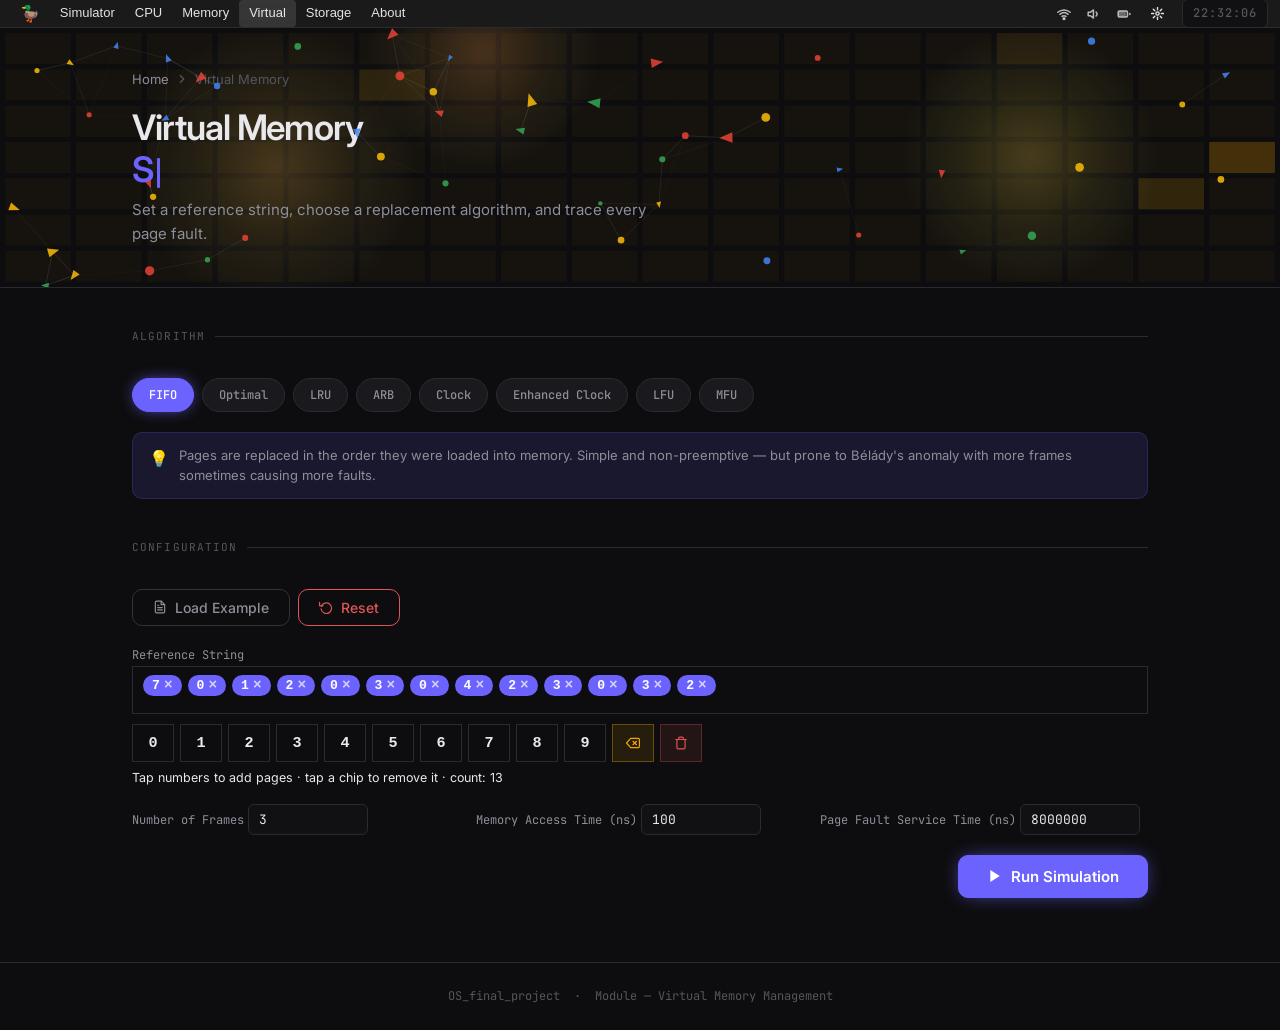
<file: pages/virtual.html>
<!DOCTYPE html>
<html lang="en">

<head>
    <meta charset="UTF-8" />
    <meta name="viewport" content="width=device-width, initial-scale=1.0" />
    <title>Virtual Memory Simulator — OS Simulator</title>
    <meta name="description"
        content="Interactive virtual memory page replacement simulator. Supports FIFO, Optimal, LRU, ARB, Clock, Enhanced Clock, LFU, and MFU algorithms." />
    <script>
        (function () {
            try {
                if (localStorage.getItem('theme') === 'light') {
                    document.documentElement.classList.add('light');
                }
            } catch (error) { }
        })();
    </script>
    <link rel="stylesheet" href="../styles.css" />
    <style>
        /* ── macOS Top Menu Bar (subpage) ── */
        .navbar {
            position: fixed;
            top: 0;
            left: 0;
            right: 0;
            height: 28px;
            z-index: 9999;
            display: flex;
            align-items: center;
            justify-content: space-between;
            padding: 0 12px;
            background: rgba(30, 30, 30, 0.82);
            backdrop-filter: blur(20px) saturate(1.8);
            -webkit-backdrop-filter: blur(20px) saturate(1.8);
            border-bottom: 1px solid rgba(255, 255, 255, 0.08);
            font-family: -apple-system, BlinkMacSystemFont, "SF Pro Text", "Helvetica Neue", sans-serif;
            font-size: 13px;
            font-weight: 500;
            color: rgba(255, 255, 255, 0.88);
            user-select: none;
        }
        body.light .navbar {
            background: rgba(240, 240, 240, 0.82);
            border-bottom: 1px solid rgba(0, 0, 0, 0.08);
            color: rgba(0, 0, 0, 0.85);
        }
        .nav-left { display: flex; align-items: center; gap: 2px; }
        .nav-logo { font-size: 16px; padding: 2px 8px; border-radius: 4px; cursor: default; }
        .nav-links { display: flex; list-style: none; margin: 0; padding: 0; gap: 0; }
        .nav-links li a {
            display: block; padding: 3px 10px; border-radius: 4px; text-decoration: none;
            color: inherit; font-size: 13px; transition: background 0.15s; white-space: nowrap;
        }
        .nav-links li a:hover, .nav-links li a.active { background: rgba(255, 255, 255, 0.12); }
        body.light .nav-links li a:hover, body.light .nav-links li a.active { background: rgba(0, 0, 0, 0.07); }
        .nav-right { display: flex; align-items: center; gap: 10px; }
        .mac-status-group { display: flex; align-items: center; gap: 8px; }
        .mac-status-icon { display: flex; align-items: center; opacity: 0.8; padding: 2px 4px; border-radius: 3px; cursor: default; }
        .mac-theme-toggle {
            display: flex; align-items: center; gap: 4px; padding: 2px 8px; border-radius: 4px;
            cursor: pointer; border: none; background: none; color: inherit;
            font-family: inherit; transition: background 0.15s;
        }
        .mac-theme-toggle:hover { background: rgba(255, 255, 255, 0.12); }
        body.light .mac-theme-toggle:hover { background: rgba(0, 0, 0, 0.07); }
        .mac-theme-toggle svg { width: 13px; height: 13px; }
        .nav-clock { font-size: 12px; font-weight: 500; min-width: 60px; text-align: right; }
        body { padding-top: 28px; }
        #scrollProgress { position: fixed; top: 28px; left: 0; height: 2px; background: linear-gradient(90deg,#4285f4,#34a853); z-index: 9997; width: 0%; transition: width 0.1s; }
    </style>
</head>

<body>
    <script>
        (function () {
            function setTheme(isLight) {
                document.documentElement.classList.toggle('light', isLight);
                document.body.classList.toggle('light', isLight);
                document.body.style.colorScheme = isLight ? 'light' : 'dark';
                try {
                    localStorage.setItem('theme', isLight ? 'light' : 'dark');
                } catch (error) { }
            }

            setTheme(document.documentElement.classList.contains('light'));

            document.addEventListener('click', function (event) {
                const toggle = event.target.closest('#themeToggle');
                if (!toggle) return;
                event.preventDefault();
                event.stopImmediatePropagation();
                setTheme(!document.body.classList.contains('light'));
            }, true);
        })();
    </script>

    <!-- Scroll progress bar -->
    <div id="scrollProgress"></div>

    <!-- Back to top -->
    <button id="backToTop" aria-label="Back to top">
        <svg xmlns="http://www.w3.org/2000/svg" viewBox="0 0 24 24" fill="none" stroke="currentColor" stroke-width="2"
            stroke-linecap="round" stroke-linejoin="round">
            <polyline points="18 15 12 9 6 15" />
        </svg>
    </button>

    <!-- ══ macOS Menu Bar ══ -->
    <!-- ══ macOS Menu Bar ══ -->
    <nav class="navbar">
        <div class="nav-left">
            <div class="nav-logo" title="System Menu">🦆</div>
            <ul class="nav-links">
                <li><a href="../index.html">Simulator</a></li>
                <li><a href="cpu.html">CPU</a></li>
                <li><a href="memory.html">Memory</a></li>
                <li><a href="virtual.html" class="active">Virtual</a></li>
                <li><a href="storage.html">Storage</a></li>
                <li><a href="../index.html?about=true">About</a></li>
            </ul>
        </div>

        <div class="nav-right">
            <div class="mac-status-group">
                <span class="mac-status-icon" title="Wi-Fi (Connected)">
                    <svg viewBox="0 0 24 24" fill="none" stroke="currentColor" stroke-width="2.5" stroke-linecap="round" stroke-linejoin="round" width="14" height="14">
                        <path d="M5 12.55a11 11 0 0 1 14.08 0"/><path d="M1.42 9a16 16 0 0 1 21.16 0"/>
                        <path d="M8.53 16.11a6 6 0 0 1 6.95 0"/><circle cx="12" cy="20" r="1.5" fill="currentColor"/>
                    </svg>
                </span>
                <span class="mac-status-icon" title="Sound (100%)">
                    <svg viewBox="0 0 24 24" fill="none" stroke="currentColor" stroke-width="2.5" stroke-linecap="round" stroke-linejoin="round" width="14" height="14">
                        <polygon points="11 5 6 9 2 9 2 15 6 15 11 19 11 5"/>
                        <path d="M15.54 8.46a5 5 0 0 1 0 7.07"/>
                    </svg>
                </span>
                <span class="mac-status-icon" title="Battery (Charged)">
                    <svg viewBox="0 0 24 24" fill="none" stroke="currentColor" stroke-width="2.5" stroke-linecap="round" stroke-linejoin="round" width="14" height="14">
                        <rect x="2" y="7" width="16" height="10" rx="2"/><line x1="22" y1="11" x2="22" y2="13"/>
                        <rect x="4" y="9" width="10" height="6" rx="1" fill="currentColor" opacity="0.5"/>
                    </svg>
                </span>
                <button class="mac-theme-toggle" id="themeToggle" aria-label="Toggle theme">
                    <svg viewBox="0 0 24 24" fill="none" stroke="currentColor" stroke-width="2.5" stroke-linecap="round" stroke-linejoin="round">
                        <circle cx="12" cy="12" r="3"/>
                        <line x1="12" y1="1" x2="12" y2="5"/><line x1="12" y1="19" x2="12" y2="23"/>
                        <line x1="4.22" y1="4.22" x2="7.05" y2="7.05"/><line x1="16.95" y1="16.95" x2="19.78" y2="19.78"/>
                        <line x1="1" y1="12" x2="5" y2="12"/><line x1="19" y1="12" x2="23" y2="12"/>
                        <line x1="4.22" y1="19.78" x2="7.05" y2="16.95"/><line x1="16.95" y1="7.05" x2="19.78" y2="4.22"/>
                    </svg>
                </button>
            </div>
            <div class="nav-clock" id="navClock">00:00:00</div>
        </div>
    </nav>

    <!-- Page Header with Aurora -->
    <div class="cpu-hero-wrapper">
        <canvas id="auroraCanvas"></canvas>
        <header class="cpu-page-header">
            <div class="cpu-page-header-inner">
                <div class="cpu-breadcrumb">
                    <a href="../index.html">Home</a>
                    <svg xmlns="http://www.w3.org/2000/svg" width="14" height="14" viewBox="0 0 24 24" fill="none"
                        stroke="currentColor" stroke-width="2" stroke-linecap="round" stroke-linejoin="round">
                        <polyline points="9 18 15 12 9 6" />
                    </svg>
                    <span>Virtual Memory</span>
                </div>
                <h1 id="typeTarget"><span class="typewriter-cursor" id="cursor"></span></h1>
                <p>Set a reference string, choose a replacement algorithm, and trace every page fault.</p>
            </div>
        </header>
    </div>

    <main class="cpu-main">

        <!-- ─── Algorithm Selector ─────────────────────────────────── -->
        <section class="cpu-section" id="algorithmSection">
            <div class="section-label">Algorithm</div>
            <div class="algo-selector" id="algoSelector">
                <button class="algo-pill active" data-algo="fifo">FIFO</button>
                <button class="algo-pill" data-algo="opt">Optimal</button>
                <button class="algo-pill" data-algo="lru">LRU</button>
                <button class="algo-pill" data-algo="arb">ARB</button>
                <button class="algo-pill" data-algo="clock">Clock</button>
                <button class="algo-pill" data-algo="enhanced">Enhanced Clock</button>
                <button class="algo-pill" data-algo="lfu">LFU</button>
                <button class="algo-pill" data-algo="mfu">MFU</button>
            </div>

            <!-- Algorithm description -->
            <div class="algo-description" id="algoDescription">
                <div class="algo-desc-icon">💡</div>
                <p id="algoDescText">Pages are replaced in the order they were loaded into memory. Simple and
                    non-preemptive — but prone to Bélády's anomaly with more frames sometimes causing more faults.</p>
            </div>
        </section>

        <!-- ─── Configuration ──────────────────────────────────────── -->
        <section class="cpu-section" id="configSection">
            <div class="section-label">Configuration</div>

            <div class="process-toolbar">
                <button class="btn btn-ghost" id="btnLoadExample">
                    <svg xmlns="http://www.w3.org/2000/svg" width="14" height="14" viewBox="0 0 24 24" fill="none"
                        stroke="currentColor" stroke-width="2" stroke-linecap="round" stroke-linejoin="round">
                        <path d="M14 2H6a2 2 0 0 0-2 2v16a2 2 0 0 0 2 2h12a2 2 0 0 0 2-2V8z" />
                        <polyline points="14 2 14 8 20 8" />
                        <line x1="16" y1="13" x2="8" y2="13" />
                        <line x1="16" y1="17" x2="8" y2="17" />
                        <polyline points="10 9 9 9 8 9" />
                    </svg>
                    Load Example
                </button>
                <button class="btn btn-ghost btn-danger" id="btnReset">
                    <svg xmlns="http://www.w3.org/2000/svg" width="14" height="14" viewBox="0 0 24 24" fill="none"
                        stroke="currentColor" stroke-width="2" stroke-linecap="round" stroke-linejoin="round">
                        <polyline points="1 4 1 10 7 10" />
                        <path d="M3.51 15a9 9 0 1 0 .49-4" />
                    </svg>
                    Reset
                </button>
            </div>

            <div class="vm-config-grid">
                <div class="vm-config-full">
                    <label class="cpu-label">Reference String</label>

                    <!-- Hidden input keeps the rest of the JS unchanged -->
                    <input type="hidden" id="refString" value="7 0 1 2 0 3 0 4 2 3 0 3 2" />

                    <!-- Chip tray -->
                    <div class="ref-tray" id="refTray" role="list" aria-label="Reference string pages">
                        <!-- chips injected by JS -->
                    </div>

                    <!-- Numpad -->
                    <div class="ref-numpad" id="refNumpad">
                        <button class="ref-num-btn" data-val="0">0</button>
                        <button class="ref-num-btn" data-val="1">1</button>
                        <button class="ref-num-btn" data-val="2">2</button>
                        <button class="ref-num-btn" data-val="3">3</button>
                        <button class="ref-num-btn" data-val="4">4</button>
                        <button class="ref-num-btn" data-val="5">5</button>
                        <button class="ref-num-btn" data-val="6">6</button>
                        <button class="ref-num-btn" data-val="7">7</button>
                        <button class="ref-num-btn" data-val="8">8</button>
                        <button class="ref-num-btn" data-val="9">9</button>
                        <button class="ref-num-btn ref-num-del" id="refDel" aria-label="Delete last page">
                            <svg xmlns="http://www.w3.org/2000/svg" width="14" height="14" viewBox="0 0 24 24"
                                fill="none" stroke="currentColor" stroke-width="2" stroke-linecap="round"
                                stroke-linejoin="round">
                                <path d="M21 4H8l-7 8 7 8h13a2 2 0 0 0 2-2V6a2 2 0 0 0-2-2z" />
                                <line x1="18" y1="9" x2="12" y2="15" />
                                <line x1="12" y1="9" x2="18" y2="15" />
                            </svg>
                        </button>
                        <button class="ref-num-btn ref-num-clear" id="refClearPages" aria-label="Clear all pages">
                            <svg xmlns="http://www.w3.org/2000/svg" width="14" height="14" viewBox="0 0 24 24"
                                fill="none" stroke="currentColor" stroke-width="2" stroke-linecap="round"
                                stroke-linejoin="round">
                                <polyline points="3 6 5 6 21 6" />
                                <path
                                    d="M19 6v14a2 2 0 0 1-2 2H7a2 2 0 0 1-2-2V6m3 0V4a2 2 0 0 1 2-2h4a2 2 0 0 1 2 2v2" />
                            </svg>
                        </button>
                    </div>
                    <p class="vm-config-hint">Tap numbers to add pages · tap a chip to remove it · count: <span
                            id="refCount">13</span></p>
                </div>
                <div>
                    <label class="cpu-label" for="numFrames">Number of Frames</label>
                    <input type="number" id="numFrames" class="cpu-input" value="3" min="1" max="20" />
                </div>
                <div>
                    <label class="cpu-label" for="memAccessTime">Memory Access Time (ns)</label>
                    <input type="number" id="memAccessTime" class="cpu-input" value="100" min="1" />
                </div>
                <div>
                    <label class="cpu-label" for="pageFaultTime">Page Fault Service Time (ns)</label>
                    <input type="number" id="pageFaultTime" class="cpu-input" value="8000000" min="1" />
                </div>
            </div>

            <div class="process-actions">
                <button class="btn btn-primary btn-run" id="btnRun">
                    <svg xmlns="http://www.w3.org/2000/svg" width="16" height="16" viewBox="0 0 24 24"
                        fill="currentColor" stroke="none">
                        <polygon points="5 3 19 12 5 21 5 3" />
                    </svg>
                    Run Simulation
                </button>
            </div>
        </section>

        <!-- ─── Output ─────────────────────────────────────────────── -->
        <section class="cpu-section cpu-output-section" id="outputSection" style="display:none;">

            <!-- Frame State Trace (visual timeline like Gantt) -->
            <div class="section-label">Frame State Trace</div>
            <div class="vm-trace-wrapper">
                <div class="vm-trace" id="vmTrace">
                    <!-- Step columns rendered by JS -->
                </div>
                <div class="vm-trace-labels" id="vmTraceLabels">
                    <!-- Frame labels -->
                </div>
            </div>

            <!-- Step-by-step Results Table -->
            <div class="section-label" style="margin-top:2.5rem;">Step-by-Step Results</div>
            <div class="results-table-wrap">
                <table class="results-table" id="frameTable">
                    <thead>
                        <tr id="frameTableHead"></tr>
                    </thead>
                    <tbody id="frameTableBody"></tbody>
                </table>
            </div>

            <!-- Performance Metrics -->
            <div class="section-label" style="margin-top:2.5rem;">Performance Metrics</div>
            <div class="metrics-grid" id="metricsGrid"></div>

        </section>

    </main>

    <footer class="footer">
        OS_final_project &nbsp;·&nbsp; Module — Virtual Memory Management
    </footer>

    <style>
        /* ── VM-specific overrides (all other styles come from styles.css) ── */

        .vm-config-grid {
            display: grid;
            grid-template-columns: 1fr 1fr 1fr;
            gap: 1rem;
            margin-bottom: 1.25rem;
        }

        .vm-config-full {
            grid-column: 1 / -1;
        }

        .vm-config-hint {
            font-size: 0.78rem;
            color: var(--muted);
            margin-top: 0.35rem;
        }

        @media (max-width: 640px) {
            .vm-config-grid {
                grid-template-columns: 1fr;
            }
        }

        /* ── Frame Trace (replaces step-timeline) ─────────────────── */
        .vm-trace-wrapper {
            display: flex;
            gap: 0;
            overflow-x: auto;
            border: 1px solid var(--border);
            border-radius: var(--radius);
            background: var(--surface2);
            padding: 0.75rem;
        }

        .vm-trace-labels {
            display: flex;
            flex-direction: column;
            gap: 2px;
            padding-right: 0.5rem;
            flex-shrink: 0;
        }

        .vm-trace-label-ref {
            height: 32px;
            display: flex;
            align-items: center;
            font-size: 0.7rem;
            font-weight: 700;
            color: var(--muted);
            letter-spacing: 0.06em;
            text-transform: uppercase;
            white-space: nowrap;
        }

        .vm-trace-label-frame {
            height: 36px;
            display: flex;
            align-items: center;
            font-size: 0.75rem;
            color: var(--muted);
            font-family: 'Courier New', monospace;
            white-space: nowrap;
        }

        .vm-trace {
            display: flex;
            gap: 2px;
            overflow-x: auto;
            flex: 1;
            padding-bottom: 2px;
        }

        .vm-step-col {
            flex-shrink: 0;
            display: flex;
            flex-direction: column;
            align-items: center;
            gap: 2px;
            min-width: 42px;
            opacity: 0;
            transform: translateY(6px);
            animation: stepFadeIn 0.25s forwards;
        }

        @keyframes stepFadeIn {
            to {
                opacity: 1;
                transform: translateY(0);
            }
        }

        .vm-step-ref {
            height: 32px;
            width: 100%;
            display: flex;
            align-items: center;
            justify-content: center;
            border-radius: 6px 6px 0 0;
            font-size: 0.82rem;
            font-weight: 700;
            font-family: 'Courier New', monospace;
        }

        .vm-step-ref.hit {
            background: rgba(52, 199, 123, 0.18);
            color: var(--green);
        }

        .vm-step-ref.fault {
            background: rgba(224, 85, 85, 0.18);
            color: var(--red);
        }

        .vm-step-frame {
            width: 100%;
            height: 36px;
            border-radius: 4px;
            display: flex;
            align-items: center;
            justify-content: center;
            font-size: 0.8rem;
            font-weight: 700;
            font-family: 'Courier New', monospace;
            border: 1px solid var(--border);
            background: var(--surface);
            color: var(--muted);
            transition: background 0.2s;
        }

        .vm-step-frame.occupied {
            color: var(--text);
        }

        .vm-step-frame.new-page {
            background: rgba(108, 99, 255, 0.22);
            color: var(--accent);
            border-color: var(--accent);
        }

        .vm-step-frame.empty-slot {
            opacity: 0.35;
        }

        /* ── Chip Builder ──────────────────────────────────────────── */
        .ref-tray {
            display: flex;
            flex-wrap: wrap;
            gap: 6px;
            min-height: 48px;
            padding: 8px 10px;
            border: 1px solid var(--border);
            border-radius: var(--radius);
            background: var(--surface2);
            margin-bottom: 10px;
            align-content: flex-start;
        }

        .ref-chip {
            display: inline-flex;
            align-items: center;
            gap: 4px;
            padding: 3px 9px;
            border-radius: 99px;
            background: var(--accent);
            color: #fff;
            font-size: 0.82rem;
            font-weight: 700;
            font-family: 'Courier New', monospace;
            border: none;
            cursor: pointer;
            transition: opacity 0.15s, transform 0.1s;
            animation: chipIn 0.15s ease;
        }

        @keyframes chipIn {
            from {
                opacity: 0;
                transform: scale(0.7);
            }

            to {
                opacity: 1;
                transform: scale(1);
            }
        }

        .ref-chip:hover {
            opacity: 0.75;
        }

        .ref-chip:active {
            transform: scale(0.9);
        }

        .ref-chip-x {
            font-size: 0.9rem;
            opacity: 0.7;
            line-height: 1;
        }

        .ref-numpad {
            display: flex;
            flex-wrap: wrap;
            gap: 6px;
            margin-bottom: 6px;
        }

        .ref-num-btn {
            width: 42px;
            height: 38px;
            border-radius: var(--radius);
            border: 1px solid var(--border);
            background: var(--surface);
            color: var(--text);
            font-size: 0.95rem;
            font-weight: 700;
            font-family: 'Courier New', monospace;
            cursor: pointer;
            transition: background 0.15s, border-color 0.15s, transform 0.1s;
            display: flex;
            align-items: center;
            justify-content: center;
        }

        .ref-num-btn:hover {
            background: var(--surface2);
            border-color: var(--accent);
            color: var(--accent);
        }

        .ref-num-btn:active {
            transform: scale(0.9);
        }

        .ref-num-del {
            background: rgba(240, 165, 0, 0.1);
            border-color: rgba(240, 165, 0, 0.35);
            color: var(--amber);
        }

        .ref-num-del:hover {
            background: rgba(240, 165, 0, 0.2);
            border-color: var(--amber);
            color: var(--amber);
        }

        .ref-num-clear {
            background: rgba(224, 85, 85, 0.1);
            border-color: rgba(224, 85, 85, 0.3);
            color: var(--red);
        }

        .ref-num-clear:hover {
            background: rgba(224, 85, 85, 0.2);
            border-color: var(--red);
            color: var(--red);
        }

        /* ── Reuse results-table for frame table ───────────────────── */
        .cell-hit {
            color: var(--green);
            font-weight: 700;
        }

        .cell-fault {
            color: var(--red);
            font-weight: 700;
        }

        .cell-page {
            color: var(--accent);
            font-weight: 700;
        }

        .cell-victim {
            color: var(--amber);
        }

        .cell-empty {
            color: var(--muted);
            opacity: 0.4;
        }

        .fault-badge {
            display: inline-block;
            padding: 1px 8px;
            border-radius: 99px;
            font-size: 0.72rem;
            font-weight: 700;
            letter-spacing: 0.04em;
        }

        .fault-badge.hit {
            background: rgba(52, 199, 123, 0.18);
            color: var(--green);
        }

        .fault-badge.fault {
            background: rgba(224, 85, 85, 0.18);
            color: var(--red);
        }
    </style>

    <script>
        (function () {
            'use strict';

            /* ── Theme toggle ────────────────────────────── */
            const themeBtn = document.getElementById('themeToggle');
            if (localStorage.getItem('theme') === 'light') document.body.classList.add('light');
            themeBtn.addEventListener('click', () => {
                document.body.classList.toggle('light');
                localStorage.setItem('theme', document.body.classList.contains('light') ? 'light' : 'dark');
            });

            /* ── Scroll progress + back-to-top ─────────── */
            const progressBar = document.getElementById('scrollProgress');
            const backToTop = document.getElementById('backToTop');
            window.addEventListener('scroll', () => {
                const s = window.scrollY;
                const max = document.documentElement.scrollHeight - window.innerHeight;
                progressBar.style.width = (s / max * 100) + '%';
                backToTop.classList.toggle('visible', s > 300);
            }, { passive: true });
            backToTop.addEventListener('click', () => window.scrollTo({ top: 0, behavior: 'smooth' }));

            /* ── Algorithm descriptions ──────────────────── */
            const ALGO_DESC = {
                fifo: "Pages are replaced in the order they were loaded into memory. Simple and non-preemptive — but prone to Bélády's anomaly where more frames can cause more page faults.",
                opt: "Replaces the page that will not be used for the longest time in the future. Produces the lowest possible fault rate, but requires future knowledge — used as a theoretical benchmark.",
                lru: "Replaces the page that has not been used for the longest time. Approximates optimal behaviour using timestamps or a stack — widely used in practice.",
                arb: "LRU Approximation using Additional Reference Bits. A shift register byte is maintained per frame; periodically the R bit is shifted in. The frame with the smallest byte value is replaced.",
                clock: "Second-Chance / Clock algorithm. A circular buffer with R bits. On a fault, the pointer advances, giving pages with R=1 a second chance by clearing R before evicting R=0 frames.",
                enhanced: "Enhanced Second-Chance. Classifies frames into 4 classes using (R, M) pairs: (0,0) best → (1,1) worst. Prefers to evict the lowest class, keeping dirty pages in memory longer.",
                lfu: "Least Frequently Used. Replaces the page with the smallest access count. Ties are broken by least-recently-used order. Old pages with high counts can linger — a known weakness.",
                mfu: "Most Frequently Used. Replaces the most-accessed page, betting that recently loaded pages with low counts will be needed again soon. Works well on specific access patterns.",
            };

            /* ── Algorithm Selector ──────────────────────── */
            let currentAlgo = 'fifo';
            const pills = document.querySelectorAll('.algo-pill');
            const algoDescText = document.getElementById('algoDescText');

            pills.forEach(pill => {
                pill.addEventListener('click', () => {
                    pills.forEach(p => p.classList.remove('active'));
                    pill.classList.add('active');
                    currentAlgo = pill.dataset.algo;
                    algoDescText.textContent = ALGO_DESC[currentAlgo] || '';
                });
            });

            /* ── Helpers ─────────────────────────────────── */
            function parseRefString(str) {
                return str.trim().split(/\s+/).map(Number).filter(n => !isNaN(n));
            }

            function createFrames(n) {
                return Array.from({ length: n }, () => ({
                    page: null, R: 0, M: 0, refByte: 0, count: 0, lastUsed: 0
                }));
            }

            function findPage(frames, page) { return frames.findIndex(f => f.page === page); }
            function findEmpty(frames) { return frames.findIndex(f => f.page === null); }

            function loadPage(frame, page, time) {
                frame.page = page; frame.R = 1; frame.M = 0;
                frame.refByte = 0; frame.count = 1; frame.lastUsed = time;
            }

            function processHit(frame, state) {
                state.hits++;
                frame.R = 1; frame.count++; frame.lastUsed = state.time;
                if (Math.random() < 0.3) frame.M = 1;
            }

            /* ── Simulation Engines ──────────────────────── */
            function simulate(algo, refs, numFrames) {
                const frames = createFrames(numFrames);
                const steps = [];
                const state = { hits: 0, faults: 0, clockHand: 0, fifoQueue: [], time: 0 };

                refs.forEach((page, i) => {
                    state.time = i;
                    let result;
                    switch (algo) {
                        case 'fifo': result = runFIFO(page, frames, state); break;
                        case 'opt': result = runOPT(page, frames, state, refs, i); break;
                        case 'lru': result = runLRU(page, frames, state); break;
                        case 'arb': result = runARB(page, frames, state); break;
                        case 'clock': result = runClock(page, frames, state); break;
                        case 'enhanced': result = runEnhancedClock(page, frames, state); break;
                        case 'lfu': result = runLFU(page, frames, state); break;
                        case 'mfu': result = runMFU(page, frames, state); break;
                        default: result = { status: 'HIT', victim: null };
                    }
                    steps.push({
                        page, status: result.status, victim: result.victim,
                        frameSnap: frames.map(f => ({ ...f }))
                    });
                });

                return { steps, hits: state.hits, faults: state.faults };
            }

            function runFIFO(page, frames, state) {
                const hit = findPage(frames, page);
                if (hit !== -1) { processHit(frames[hit], state); return { status: 'HIT', victim: null }; }
                state.faults++;
                const empty = findEmpty(frames);
                if (empty !== -1) { loadPage(frames[empty], page, state.time); state.fifoQueue.push(empty); return { status: 'FAULT', victim: null }; }
                const vf = state.fifoQueue.shift();
                const vp = frames[vf].page;
                loadPage(frames[vf], page, state.time); state.fifoQueue.push(vf);
                return { status: 'FAULT', victim: vp };
            }

            function runOPT(page, frames, state, refs, idx) {
                const hit = findPage(frames, page);
                if (hit !== -1) { processHit(frames[hit], state); return { status: 'HIT', victim: null }; }
                state.faults++;
                const empty = findEmpty(frames);
                if (empty !== -1) { loadPage(frames[empty], page, state.time); return { status: 'FAULT', victim: null }; }
                let victim = 0, farthest = -1;
                for (let i = 0; i < frames.length; i++) {
                    let next = Infinity;
                    for (let j = idx + 1; j < refs.length; j++) { if (refs[j] === frames[i].page) { next = j; break; } }
                    if (next > farthest) { farthest = next; victim = i; }
                }
                const vp = frames[victim].page;
                loadPage(frames[victim], page, state.time);
                return { status: 'FAULT', victim: vp };
            }

            function runLRU(page, frames, state) {
                const hit = findPage(frames, page);
                if (hit !== -1) { processHit(frames[hit], state); return { status: 'HIT', victim: null }; }
                state.faults++;
                const empty = findEmpty(frames);
                if (empty !== -1) { loadPage(frames[empty], page, state.time); return { status: 'FAULT', victim: null }; }
                let victim = 0;
                for (let i = 1; i < frames.length; i++) { if (frames[i].lastUsed < frames[victim].lastUsed) victim = i; }
                const vp = frames[victim].page;
                loadPage(frames[victim], page, state.time);
                return { status: 'FAULT', victim: vp };
            }

            function runARB(page, frames, state) {
                const ARB_INTERVAL = 3;
                if (state.time % ARB_INTERVAL === 0) {
                    for (const f of frames) {
                        f.refByte = (f.refByte >>> 1) | (f.R === 1 ? 0b10000000 : 0);
                        f.R = 0;
                    }
                }
                const hit = findPage(frames, page);
                if (hit !== -1) { processHit(frames[hit], state); frames[hit].R = 1; return { status: 'HIT', victim: null }; }
                state.faults++;
                const empty = findEmpty(frames);
                if (empty !== -1) { loadPage(frames[empty], page, state.time); frames[empty].R = 1; return { status: 'FAULT', victim: null }; }
                let victim = 0;
                for (let i = 1; i < frames.length; i++) { if (frames[i].refByte < frames[victim].refByte) victim = i; }
                const vp = frames[victim].page;
                loadPage(frames[victim], page, state.time); frames[victim].R = 1;
                return { status: 'FAULT', victim: vp };
            }

            function runClock(page, frames, state) {
                const hit = findPage(frames, page);
                if (hit !== -1) { processHit(frames[hit], state); frames[hit].R = 1; return { status: 'HIT', victim: null }; }
                state.faults++;
                while (true) {
                    const frame = frames[state.clockHand];
                    if (frame.page === null || frame.R === 0) {
                        const vp = frame.page;
                        loadPage(frame, page, state.time);
                        state.clockHand = (state.clockHand + 1) % frames.length;
                        return { status: 'FAULT', victim: vp };
                    }
                    frame.R = 0;
                    state.clockHand = (state.clockHand + 1) % frames.length;
                }
            }

            function runEnhancedClock(page, frames, state) {
                const hit = findPage(frames, page);
                if (hit !== -1) { processHit(frames[hit], state); frames[hit].R = 1; return { status: 'HIT', victim: null }; }
                state.faults++;
                let victim = -1, bestClass = Infinity;
                for (let pass = 0; pass < frames.length; pass++) {
                    const i = (state.clockHand + pass) % frames.length;
                    const f = frames[i];
                    if (f.page === null) { victim = i; break; }
                    const cls = (f.R << 1) | f.M;
                    if (cls < bestClass) { bestClass = cls; victim = i; if (cls === 0) break; }
                }
                const vp = frames[victim].page;
                loadPage(frames[victim], page, state.time); frames[victim].R = 1;
                state.clockHand = (victim + 1) % frames.length;
                return { status: 'FAULT', victim: vp };
            }

            function runLFU(page, frames, state) {
                const hit = findPage(frames, page);
                if (hit !== -1) { processHit(frames[hit], state); return { status: 'HIT', victim: null }; }
                state.faults++;
                const empty = findEmpty(frames);
                if (empty !== -1) { loadPage(frames[empty], page, state.time); return { status: 'FAULT', victim: null }; }
                let victim = 0;
                for (let i = 1; i < frames.length; i++) {
                    if (frames[i].count < frames[victim].count ||
                        (frames[i].count === frames[victim].count && frames[i].lastUsed < frames[victim].lastUsed))
                        victim = i;
                }
                const vp = frames[victim].page;
                loadPage(frames[victim], page, state.time);
                return { status: 'FAULT', victim: vp };
            }

            function runMFU(page, frames, state) {
                const hit = findPage(frames, page);
                if (hit !== -1) { processHit(frames[hit], state); return { status: 'HIT', victim: null }; }
                state.faults++;
                const empty = findEmpty(frames);
                if (empty !== -1) { loadPage(frames[empty], page, state.time); return { status: 'FAULT', victim: null }; }
                let victim = 0;
                for (let i = 1; i < frames.length; i++) {
                    if (frames[i].count > frames[victim].count ||
                        (frames[i].count === frames[victim].count && frames[i].lastUsed < frames[victim].lastUsed))
                        victim = i;
                }
                const vp = frames[victim].page;
                loadPage(frames[victim], page, state.time);
                return { status: 'FAULT', victim: vp };
            }

            /* ── Render ──────────────────────────────────── */
            function renderOutput({ steps, hits, faults }, refs, numFrames, mat, pfst) {
                const outputSection = document.getElementById('outputSection');
                outputSection.style.display = '';

                renderTrace(steps, numFrames);
                renderFrameTable(steps, numFrames);
                renderMetrics(hits, faults, refs.length, mat, pfst);

                setTimeout(() => outputSection.scrollIntoView({ behavior: 'smooth', block: 'start' }), 100);
            }

            function renderTrace(steps, numFrames) {
                const trace = document.getElementById('vmTrace');
                const labels = document.getElementById('vmTraceLabels');
                trace.innerHTML = '';
                labels.innerHTML = '';

                // Labels column
                const refLabel = document.createElement('div');
                refLabel.className = 'vm-trace-label-ref';
                refLabel.textContent = 'Page';
                labels.appendChild(refLabel);

                for (let f = 0; f < numFrames; f++) {
                    const fl = document.createElement('div');
                    fl.className = 'vm-trace-label-frame';
                    fl.textContent = `F${f}`;
                    labels.appendChild(fl);
                }

                // Step columns
                steps.forEach((step, i) => {
                    const col = document.createElement('div');
                    col.className = 'vm-step-col';
                    col.style.animationDelay = (i * 35) + 'ms';

                    // Reference cell
                    const ref = document.createElement('div');
                    ref.className = `vm-step-ref ${step.status === 'HIT' ? 'hit' : 'fault'}`;
                    ref.textContent = step.page;
                    col.appendChild(ref);

                    // Frame cells
                    for (let f = 0; f < numFrames; f++) {
                        const cell = document.createElement('div');
                        const frame = step.frameSnap[f];
                        cell.className = 'vm-step-frame';

                        if (frame.page !== null) {
                            cell.classList.add('occupied');
                            cell.textContent = frame.page;
                            if (step.status === 'FAULT' && frame.page === step.page) {
                                cell.classList.add('new-page');
                            }
                        } else {
                            cell.classList.add('empty-slot');
                            cell.textContent = '—';
                        }
                        col.appendChild(cell);
                    }

                    trace.appendChild(col);
                });
            }

            function renderFrameTable(steps, numFrames) {
                const head = document.getElementById('frameTableHead');
                const body = document.getElementById('frameTableBody');
                head.innerHTML = '';
                body.innerHTML = '';

                // Headers
                ['Step', 'Page', ...Array.from({ length: numFrames }, (_, i) => `F${i}`), 'Status', 'Victim']
                    .forEach(label => {
                        const th = document.createElement('th');
                        th.textContent = label;
                        head.appendChild(th);
                    });

                // Rows
                steps.forEach((step, i) => {
                    const tr = document.createElement('tr');
                    tr.style.animationDelay = (i * 40) + 'ms';

                    const tdStep = document.createElement('td');
                    tdStep.textContent = i + 1;
                    tr.appendChild(tdStep);

                    const tdPage = document.createElement('td');
                    tdPage.textContent = step.page;
                    tdPage.className = 'cell-page';
                    tr.appendChild(tdPage);

                    for (let f = 0; f < numFrames; f++) {
                        const td = document.createElement('td');
                        const frame = step.frameSnap[f];
                        if (frame.page !== null) {
                            td.textContent = frame.page;
                            if (step.status === 'FAULT' && frame.page === step.page) {
                                td.style.color = 'var(--accent)';
                                td.style.fontWeight = '700';
                            }
                        } else {
                            td.textContent = '—';
                            td.className = 'cell-empty';
                        }
                        tr.appendChild(td);
                    }

                    const tdStatus = document.createElement('td');
                    tdStatus.innerHTML = `<span class="fault-badge ${step.status === 'HIT' ? 'hit' : 'fault'}">${step.status}</span>`;
                    tr.appendChild(tdStatus);

                    const tdVictim = document.createElement('td');
                    tdVictim.textContent = step.victim !== null ? step.victim : '—';
                    if (step.victim !== null) tdVictim.className = 'cell-victim';
                    tr.appendChild(tdVictim);

                    body.appendChild(tr);
                });
            }

            function renderMetrics(hits, faults, total, mat, pfst) {
                const grid = document.getElementById('metricsGrid');
                grid.innerHTML = '';

                const faultRate = total > 0 ? faults / total : 0;
                const hitRate = total > 0 ? hits / total : 0;
                const eat = mat + (faultRate * pfst);

                const items = [
                    { label: 'Page Faults', value: faults, unit: '', icon: '❌', accent: '--red' },
                    { label: 'Page Hits', value: hits, unit: '', icon: '✅', accent: '--green' },
                    { label: 'Fault Rate', value: (faultRate * 100).toFixed(1), unit: '%', icon: '📉', accent: '--amber' },
                    { label: 'Hit Rate', value: (hitRate * 100).toFixed(1), unit: '%', icon: '📈', accent: '--cyan' },
                    { label: 'Eff. Access Time', value: eat.toFixed(0), unit: 'ns', icon: '⚡', accent: '--accent' },
                ];

                items.forEach((item, i) => {
                    const card = document.createElement('div');
                    card.className = 'metric-card';
                    card.style.animationDelay = (i * 100) + 'ms';
                    card.innerHTML = `
                        <div class="metric-icon">${item.icon}</div>
                        <div class="metric-value" style="color:var(${item.accent})">${item.value}<span class="metric-unit">${item.unit}</span></div>
                        <div class="metric-label">${item.label}</div>
                    `;
                    grid.appendChild(card);
                });
            }

            /* ── Chip Builder ────────────────────────────── */
            const EXAMPLE_STRING = [7, 0, 1, 2, 0, 3, 0, 4, 2, 3, 0, 3, 2];
            let refPages = [...EXAMPLE_STRING];

            const refTray = document.getElementById('refTray');
            const refHidden = document.getElementById('refString');
            const refCount = document.getElementById('refCount');

            function syncHidden() {
                refHidden.value = refPages.join(' ');
                refCount.textContent = refPages.length;
            }

            function renderChips() {
                refTray.innerHTML = '';
                refPages.forEach((page, i) => {
                    const chip = document.createElement('button');
                    chip.className = 'ref-chip';
                    chip.setAttribute('role', 'listitem');
                    chip.title = 'Click to remove';
                    chip.innerHTML = `${page}<span class="ref-chip-x">×</span>`;
                    chip.addEventListener('click', () => {
                        refPages.splice(i, 1);
                        renderChips();
                        syncHidden();
                    });
                    refTray.appendChild(chip);
                });
                syncHidden();
            }

            document.querySelectorAll('.ref-num-btn[data-val]').forEach(btn => {
                btn.addEventListener('click', () => {
                    if (refPages.length >= 50) return;
                    refPages.push(parseInt(btn.dataset.val));
                    renderChips();
                });
            });

            document.getElementById('refDel').addEventListener('click', () => {
                if (refPages.length > 0) { refPages.pop(); renderChips(); }
            });

            document.getElementById('refClearPages').addEventListener('click', () => {
                refPages = []; renderChips();
            });

            renderChips();

            /* ── Button Handlers ─────────────────────────── */
            document.getElementById('btnRun').addEventListener('click', () => {
                const refs = parseRefString(refHidden.value);
                if (refs.length === 0) return;
                const numFrames = parseInt(document.getElementById('numFrames').value) || 3;
                const mat = parseInt(document.getElementById('memAccessTime').value) || 100;
                const pfst = parseInt(document.getElementById('pageFaultTime').value) || 8000000;

                const result = simulate(currentAlgo, refs, numFrames);
                renderOutput(result, refs, numFrames, mat, pfst);
            });

            document.getElementById('btnLoadExample').addEventListener('click', () => {
                refPages = [...EXAMPLE_STRING];
                renderChips();
                document.getElementById('numFrames').value = '3';
                document.getElementById('memAccessTime').value = '100';
                document.getElementById('pageFaultTime').value = '8000000';
            });

            document.getElementById('btnReset').addEventListener('click', () => {
                refPages = []; renderChips();
                document.getElementById('numFrames').value = '3';
                document.getElementById('memAccessTime').value = '100';
                document.getElementById('pageFaultTime').value = '8000000';
                document.getElementById('outputSection').style.display = 'none';
            });

            /* ── Typewriter Effect ───────────────────────── */
            const typeTarget = document.getElementById('typeTarget');
            const cursor = document.getElementById('cursor');
            const line1 = 'Virtual Memory';
            const line2 = 'Simulator';
            const full = line1 + '|' + line2;
            let charIndex = 0, passedBreak = false;

            const span1 = document.createElement('span');
            const br = document.createElement('br');
            const span2 = document.createElement('span');
            span2.style.color = 'var(--accent)';
            typeTarget.insertBefore(span1, cursor);

            function typeChar() {
                if (charIndex < full.length) {
                    const ch = full[charIndex];
                    if (ch === '|') {
                        typeTarget.insertBefore(br, cursor);
                        typeTarget.insertBefore(span2, cursor);
                        passedBreak = true;
                    } else {
                        if (passedBreak) span2.textContent += ch;
                        else span1.textContent += ch;
                    }
                    charIndex++;
                    setTimeout(typeChar, 70 + Math.random() * 35);
                } else {
                    cursor.classList.add('done');
                }
            }
            setTimeout(typeChar, 400);

            /* ── Aurora Canvas Setup ── */
            const canvas = document.getElementById('auroraCanvas');
            const ctx = canvas.getContext('2d');
            let W, H, auroraT = 0;

            function hexToRgb(hex) {
                hex = hex.replace('#', '');
                const num = parseInt(hex, 16);
                return { r: (num >> 16) & 255, g: (num >> 8) & 255, b: num & 255 };
            }

            function resizeAurora() {
                W = canvas.width = canvas.offsetWidth;
                H = canvas.height = canvas.offsetHeight;
            }
            window.addEventListener('resize', resizeAurora);
            resizeAurora();

            const rgb = hexToRgb('#f0a500');

            const vcols = 18, vrows = 7;
            const vcells = [];
            for (let r = 0; r < vrows; r++)
                for (let c = 0; c < vcols; c++)
                    vcells.push({ r, c, flash: 0 });

            const orbs = [
                { x: 0.20, y: 0.40, r: 0.55, spd: 0.00018, phase: 0.00, hue: 35 },
                { x: 0.75, y: 0.55, r: 0.50, spd: 0.00022, phase: 2.10, hue: 45 },
                { x: 0.50, y: 0.20, r: 0.45, spd: 0.00015, phase: 4.20, hue: 25 },
            ];

            function drawAurora() {
                auroraT++;
                ctx.clearRect(0, 0, W, H);
                const light = document.body.classList.contains('light');

                // Aurora orbs
                orbs.forEach(o => {
                    const angle = o.phase + auroraT * o.spd * Math.PI * 2;
                    const cx = (o.x + Math.sin(angle * 1.3) * 0.18) * W;
                    const cy = (o.y + Math.cos(angle * 0.9) * 0.14) * H;
                    const radius = o.r * Math.min(W, H);
                    const alpha = light ? 0.28 : 0.22;
                    const grad = ctx.createRadialGradient(cx, cy, 0, cx, cy, radius);
                    grad.addColorStop(0, `hsla(${o.hue}, 90%, 65%, ${alpha})`);
                    grad.addColorStop(0.5, `hsla(${o.hue + 10}, 80%, 60%, ${alpha * 0.4})`);
                    grad.addColorStop(1, `hsla(${o.hue + 20}, 30%, 65%, 0)`);
                    ctx.beginPath();
                    ctx.arc(cx, cy, radius, 0, Math.PI * 2);
                    ctx.fillStyle = grad;
                    ctx.fill();
                });

                // Page table grid
                const vgap = W * 0.004;
                const vcellW = (W - vgap * (vcols + 1)) / vcols;
                const vcellH = (H - vgap * (vrows + 1)) / vrows;

                if (Math.random() < 0.04)
                    vcells[Math.floor(Math.random() * vcells.length)].flash = 1;

                vcells.forEach(cell => {
                    const alpha = 0.04 + cell.flash * 0.5;
                    ctx.fillStyle = `rgba(${rgb.r},${rgb.g},${rgb.b},${alpha})`;
                    ctx.fillRect(
                        vgap + cell.c * (vcellW + vgap),
                        vgap + cell.r * (vcellH + vgap),
                        vcellW,
                        vcellH
                    );
                    if (cell.flash > 0) {
                        cell.flash *= 0.92;
                        if (cell.flash < 0.01) cell.flash = 0;
                    }
                });

                requestAnimationFrame(drawAurora);
            }
            drawAurora();
        })();
    </script>

    <script>
        /* ── Google Antigravity Particle System ── */
        (function () {
            const particleCanvas = document.createElement('canvas');
            particleCanvas.style.cssText = `
                position: absolute;
                inset: 0;
                width: 100%;
                height: 100%;
                pointer-events: none;
                z-index: 1;
            `;
            document.querySelector('.cpu-hero-wrapper').appendChild(particleCanvas);

            const pc = particleCanvas.getContext('2d');
            let pW, pH;
            let mouseX = -9999, mouseY = -9999;

            function resizeParticles() {
                pW = particleCanvas.width = particleCanvas.offsetWidth;
                pH = particleCanvas.height = particleCanvas.offsetHeight;
            }
            window.addEventListener('resize', resizeParticles);
            resizeParticles();

            window.addEventListener('mousemove', function (e) {
                const rect = particleCanvas.getBoundingClientRect();
                mouseX = e.clientX - rect.left;
                mouseY = e.clientY - rect.top;
            });

            const GOOGLE_COLORS = ['#4285f4', '#ea4335', '#fbbc05', '#34a853'];

            const particles = Array.from({ length: 50 }, () => ({
                x: Math.random() * (pW || 800),
                y: Math.random() * (pH || 400),
                vx: (Math.random() - 0.5) * 0.8,
                vy: (Math.random() - 0.5) * 0.8,
                size: Math.random() * 3 + 2,
                color: GOOGLE_COLORS[Math.floor(Math.random() * GOOGLE_COLORS.length)],
                shape: Math.random() < 0.5 ? 'circle' : 'triangle',
                angle: Math.random() * Math.PI * 2,
            }));

            function drawParticles() {
                pc.clearRect(0, 0, pW, pH);
                const light = document.body.classList.contains('light');

                /* Physics update */
                particles.forEach(p => {
                    const dx = mouseX - p.x;
                    const dy = mouseY - p.y;
                    const dist = Math.sqrt(dx * dx + dy * dy);

                    if (dist < 220 && dist > 0) {
                        const force = (220 - dist) / 220;
                        if (dist < 50) {
                            p.vx -= (dx / dist) * force * 0.6;
                            p.vy -= (dy / dist) * force * 0.6;
                        } else {
                            p.vx += (dx / dist) * force * 0.08;
                            p.vy += (dy / dist) * force * 0.08;
                            p.vx += (-dy / dist) * force * 0.04;
                            p.vy += (dx / dist) * force * 0.04;
                        }
                    }

                    p.vx *= 0.97;
                    p.vy *= 0.97;
                    p.x += p.vx;
                    p.y += p.vy;

                    if (p.x < -10) p.x = pW + 10;
                    if (p.x > pW + 10) p.x = -10;
                    if (p.y < -10) p.y = pH + 10;
                    if (p.y > pH + 10) p.y = -10;

                    if (Math.abs(p.vx) > 0.01 || Math.abs(p.vy) > 0.01) {
                        p.angle = Math.atan2(p.vy, p.vx);
                    }
                });

                /* Constellation lines */
                for (let i = 0; i < particles.length; i++) {
                    for (let j = i + 1; j < particles.length; j++) {
                        const dx = particles[i].x - particles[j].x;
                        const dy = particles[i].y - particles[j].y;
                        const dist = Math.sqrt(dx * dx + dy * dy);
                        if (dist < 90) {
                            const alpha = (1 - dist / 90) * (light ? 0.15 : 0.2);
                            pc.beginPath();
                            pc.moveTo(particles[i].x, particles[i].y);
                            pc.lineTo(particles[j].x, particles[j].y);
                            pc.strokeStyle = light
                                ? `rgba(0,0,0,${alpha})`
                                : `rgba(255,255,255,${alpha})`;
                            pc.lineWidth = 0.8;
                            pc.stroke();
                        }
                    }
                }

                /* Draw particles */
                particles.forEach(p => {
                    pc.save();
                    pc.globalAlpha = light ? 0.6 : 0.85;
                    pc.fillStyle = p.color;
                    if (p.shape === 'circle') {
                        pc.beginPath();
                        pc.arc(p.x, p.y, p.size, 0, Math.PI * 2);
                        pc.fill();
                    } else {
                        pc.translate(p.x, p.y);
                        pc.rotate(p.angle);
                        const s = p.size * 1.6;
                        pc.beginPath();
                        pc.moveTo(s, 0);
                        pc.lineTo(-s * 0.65, -s * 0.65);
                        pc.lineTo(-s * 0.65, s * 0.65);
                        pc.closePath();
                        pc.fill();
                    }
                    pc.restore();
                });

                requestAnimationFrame(drawParticles);
            }
            drawParticles();
        })();
    </script>

    <script>
        /* ── macOS clock & theme ── */
        (function() {
            function updateClock() {
                var now = new Date();
                var h = String(now.getHours()).padStart(2, '0');
                var m = String(now.getMinutes()).padStart(2, '0');
                var s = String(now.getSeconds()).padStart(2, '0');
                var el = document.getElementById('navClock');
                if (el) el.textContent = h + ':' + m + ':' + s;
            }
            updateClock();
            setInterval(updateClock, 1000);

            /* Restore theme */
            if (localStorage.getItem('theme') === 'light') document.body.classList.add('light');
            var btn = document.getElementById('themeToggle');
            if (btn) btn.addEventListener('click', function() {
                document.body.classList.toggle('light');
                localStorage.setItem('theme', document.body.classList.contains('light') ? 'light' : 'dark');
            });
        })();
    </script>
    <script src="../js/cursor.js"></script>
</body>

</html>
</file>
<file: styles.css>
@import url('https://fonts.googleapis.com/css2?family=Inter:wght@300;400;500;600&family=JetBrains+Mono:wght@400;500&display=swap');

*,
*::before,
*::after {
    box-sizing: border-box;
    margin: 0;
    padding: 0;
}

/* ══ Custom Cursor ══ */
*, *::before, *::after { cursor: none !important; }

#cursor-dot {
    position: fixed;
    top: 0; left: 0;
    width: 8px;
    height: 8px;
    border-radius: 50%;
    background: #ffffff;
    pointer-events: none;
    z-index: 2147483646;
    transform: translate(-50%, -50%);
    transition: width 0.15s ease, height 0.15s ease, background 0.15s ease, opacity 0.2s ease;
    mix-blend-mode: difference;
    will-change: transform;
}

#cursor-ring {
    position: fixed;
    top: 0; left: 0;
    width: 36px;
    height: 36px;
    border-radius: 50%;
    border: 1.5px solid rgba(255, 255, 255, 0.55);
    pointer-events: none;
    z-index: 2147483645;
    transform: translate(-50%, -50%);
    transition:
        width 0.25s cubic-bezier(0.25, 0.46, 0.45, 0.94),
        height 0.25s cubic-bezier(0.25, 0.46, 0.45, 0.94),
        border-color 0.25s ease,
        opacity 0.25s ease;
    will-change: transform;
}

/* Hover state — ring expands and brightens */
body.cursor-hover #cursor-ring {
    width: 52px;
    height: 52px;
    border-color: rgba(108, 99, 255, 0.7);
    background: rgba(108, 99, 255, 0.06);
}

body.cursor-hover #cursor-dot {
    width: 5px;
    height: 5px;
    background: #6c63ff;
}

/* Click state — ring collapses */
body.cursor-click #cursor-ring {
    width: 22px;
    height: 22px;
    border-color: rgba(108, 99, 255, 0.9);
}

body.cursor-click #cursor-dot {
    width: 10px;
    height: 10px;
}

/* Hide when cursor leaves window */
body.cursor-out #cursor-dot,
body.cursor-out #cursor-ring {
    opacity: 0;
}



/* ── Dark mode (default) ────────────────────────── */
:root {
    color-scheme: dark;

    --bg-base: #0d0d0f;
    --bg-surface: #141416;
    --bg-card: #1a1a1e;
    --bg-card-hover: #1f1f24;
    --bg-input: #111113;
    --bg-navbar: rgba(13, 13, 15, 0.88);


    --border: #2a2a30;
    --border-light: #323238;

    --text-primary: #e8e8ed;
    --text-secondary: #8e8e99;
    --text-muted: #55555f;

    --accent: #6c63ff;
    --accent-dim: #6c63ff22;
    --accent-hover: #7b74ff;

    --cyan: #00c8e0;
    --cyan-dim: #00c8e015;
    --amber: #f0a500;
    --amber-dim: #f0a50015;
    --green: #34c77b;
    --green-dim: #34c77b15;
    --red: #e05555;

    --font-ui: 'Inter', system-ui, sans-serif;
    --font-mono: 'JetBrains Mono', monospace;

    --radius-sm: 6px;
    --radius-md: 10px;
    --radius-lg: 14px;
    --radius-xl: 20px;

    --transition: 0.18s ease;
    --theme-transition: background 0.3s ease, color 0.3s ease, border-color 0.3s ease;
}

/* ── Light mode ─────────────────────────────────── */
html.light,
body.light {
    color-scheme: light;

    --bg-base: #F7F3EC;
    --bg-surface: #EFE9DC;
    --bg-card: #FDF9F3;
    --bg-card-hover: #F5EFE6;
    --bg-input: #EAE2D4;
    --bg-navbar: rgba(247, 243, 236, 0.88);
    --grid-line: rgba(0, 0, 0, 0.06);

    --border: #DDD4C0;
    --border-light: #CFC5AE;

    --text-primary: #1E1608;
    --text-secondary: #5C4E38;
    --text-muted: #9A8A72;
    --bg-base: #f5f5f7;
    --bg-surface: #ebebee;
    --bg-card: #ffffff;
    --bg-card-hover: #f0f0f4;
    --bg-input: #e8e8ec;
    --bg-navbar: rgba(245, 245, 247, 0.88);

    --border: #d4d4da;
    --border-light: #c2c2ca;

    --text-primary: #111114;
    --text-secondary: #4a4a56;
    --text-muted: #888896;

    --accent: #5a52e8;
    --accent-dim: #5a52e815;
    --accent-hover: #4840d6;

    --green: #1e9e5c;
    --green-dim: #1e9e5c15;
    --amber: #c47f00;
    --amber-dim: #c47f0015;
    --red: #c03030;
}

/* ── Global transition on theme switch ──────────── */
body,
body * {
    transition: var(--theme-transition);
}

/* Exclude things that shouldn't transition (transforms, etc.) */
.module-card,
body .btn {
    transition: background 0.3s ease, color 0.3s ease,
        border-color 0.3s ease, transform 0.18s ease,
        opacity 0.18s ease;
}

html {
    scroll-behavior: smooth;
}

body {
    font-family: var(--font-ui);
    background: var(--bg-base);
    color: var(--text-primary);
    font-size: 15px;
    line-height: 1.6;
    min-height: 100vh;
    -webkit-font-smoothing: antialiased;
}

a {
    color: inherit;
    text-decoration: none;
}

/* ── Scrollbar ─────────────────────────────────── */
::-webkit-scrollbar {
    width: 6px;
    height: 6px;
}

::-webkit-scrollbar-track {
    background: transparent;
}

::-webkit-scrollbar-thumb {
    background: var(--border-light);
    border-radius: 999px;
}

/* ── Navbar ─────────────────────────────────────── */
.navbar {
    position: sticky;
    top: 0;
    z-index: 100;
    display: flex;
    align-items: center;
    justify-content: space-between;
    padding: 0 2rem;
    height: 56px;
    background: var(--bg-navbar);
    border-bottom: 1px solid var(--border);
    backdrop-filter: blur(12px);
}

.nav-left {
    display: flex;
    align-items: center;
    gap: 2rem;
}

.nav-logo {
    display: flex;
    align-items: center;
    gap: 10px;
    font-family: var(--font-mono);
    font-size: 14px;
    font-weight: 500;
    color: var(--text-primary);
    letter-spacing: -0.01em;
}

.nav-logo .dot {
    width: 8px;
    height: 8px;
    border-radius: 50%;
    background: var(--accent);
}

.nav-links {
    display: flex;
    align-items: center;
    gap: 0.25rem;
    list-style: none;
}

.nav-links a {
    font-size: 13px;
    color: var(--text-secondary);
    padding: 6px 12px;
    border-radius: var(--radius-sm);
}

.nav-links a:hover,
.nav-links a.active {
    color: var(--text-primary);
    background: var(--bg-card);
}

/* ── Theme Toggle Button ────────────────────────── */
.theme-toggle {
    width: 36px;
    height: 36px;
    border-radius: var(--radius-md);
    border: 1px solid var(--border-light);
    background: transparent;
    color: var(--text-secondary);
    cursor: pointer;
    display: flex;
    align-items: center;
    justify-content: center;
    flex-shrink: 0;
}

.theme-toggle:hover {
    background: var(--bg-card);
    color: var(--text-primary);
    border-color: var(--border-light);
}

.theme-toggle svg {
    width: 16px;
    height: 16px;
    transition: transform 0.4s ease, opacity 0.2s ease;
}

.icon-moon {
    display: block;
}

.icon-sun {
    display: none;
}

body.light .icon-moon {
    display: none;
}

body.light .icon-sun {
    display: block;
}

/* ── Hero wrapper + aurora canvas ─────────────────── */
.hero-wrapper {
    position: relative;
    overflow: hidden;
    isolation: isolate;
    background: var(--bg-base);
    /* matches the aurora bg */
}

.wave-divider {
    position: relative;
    width: 100%;
    height: 100px;
    overflow: hidden;
    background: var(--bg-base);
    /* same as hero, not transparent */
    margin-bottom: -2px;
    line-height: 0;
}

#auroraCanvas {
    position: absolute;
    inset: 0;
    width: 100%;
    height: 100%;
    /* stretches full hero-wrapper height including wave area */
    pointer-events: none;
    z-index: 0;
    will-change: transform;
}

/* ── Nav duck icon ── */
.nav-duck-icon {
    font-size: 18px;
    line-height: 1;
    display: flex;
    align-items: center;
    animation: navDuckBob 3s ease-in-out infinite;
    transform-origin: center bottom;
}

@keyframes navDuckBob {

    0%,
    100% {
        transform: translateY(0) rotate(-3deg);
    }

    50% {
        transform: translateY(-3px) rotate(3deg);
    }
}

/* ── Hero ghost duck decoration ── */
.hero-duck-deco {
    position: absolute;
    right: 6%;
    bottom: 12%;
    z-index: 1;
    pointer-events: none;
    opacity: 0.55;
}

.hero-duck-float {
    animation: heroDuckBob 4s ease-in-out infinite;
    filter: blur(0.5px);
}

.hero-duck-svg {
    width: 200px;
    height: auto;
    display: block;
}

@keyframes heroDuckBob {

    0%,
    100% {
        transform: translateY(0) rotate(-2deg);
    }

    35% {
        transform: translateY(-12px) rotate(1.5deg);
    }

    65% {
        transform: translateY(-6px) rotate(-1deg);
    }
}

body:not(.light) .hero-duck-deco {
    opacity: 0.18;
    filter: brightness(1.6) saturate(1.2);
}

/* ── Hero ───────────────────────────────────────── */
.hero {
    position: relative;
    z-index: 1;
    padding: 6rem 2rem 4rem;
    text-align: center;
    max-width: 720px;
    margin: 0 auto;
}

.hero-badge {
    display: inline-flex;
    align-items: center;
    gap: 6px;
    font-family: var(--font-mono);
    font-size: 11px;
    color: var(--accent);
    background: var(--accent-dim);
    border: 1px solid #6c63ff44;
    border-radius: 999px;
    padding: 4px 12px;
    margin-bottom: 2rem;
    letter-spacing: 0.05em;
    text-transform: uppercase;
}

.hero h1 {
    font-size: clamp(2rem, 5vw, 3.2rem);
    font-weight: 600;
    letter-spacing: -0.03em;
    line-height: 1.15;
    margin-bottom: 1.25rem;
    color: var(--text-primary);
}

.hero h1 span {
    color: var(--accent);
}

.hero p {
    font-size: 16px;
    color: var(--text-secondary);
    max-width: 520px;
    margin: 0 auto 2.5rem;
    line-height: 1.75;
}

body.light .hero p {
    color: #5C4E38;
}

.hero-actions {
    display: flex;
    gap: 12px;
    justify-content: center;
    flex-wrap: wrap;
}

/* ── Buttons ────────────────────────────────────── */
.btn {
    display: inline-flex;
    align-items: center;
    gap: 8px;
    font-family: var(--font-ui);
    font-size: 14px;
    font-weight: 500;
    padding: 9px 20px;
    border-radius: var(--radius-md);
    border: 1px solid transparent;
    cursor: pointer;
    white-space: nowrap;
}

.btn-primary {
    background: var(--accent);
    color: #fff;
    border-color: var(--accent);
}

.btn-primary:hover {
    background: var(--accent-hover);
    border-color: var(--accent-hover);
}

.btn-ghost {
    background: transparent;
    color: var(--text-secondary);
    border-color: var(--border-light);
}

.btn-ghost:hover {
    background: var(--bg-card);
    color: var(--text-primary);
}

/* ── Section ────────────────────────────────────── */
.section {
    max-width: 1080px;
    margin: 0 auto;
    padding: 2rem 2rem 5rem;
}

.section-label {
    font-family: var(--font-mono);
    font-size: 11px;
    text-transform: uppercase;
    letter-spacing: 0.1em;
    color: var(--text-muted);
    margin-bottom: 2rem;
    display: flex;
    align-items: center;
    gap: 10px;
}

.section-label::after {
    content: '';
    flex: 1;
    height: 1px;
    background: var(--border);
}

/* ── Module Cards ───────────────────────────────── */
.modules-grid {
    display: grid;
    grid-template-columns: repeat(auto-fit, minmax(230px, 1fr));
    gap: 1rem;
}

.module-card {
    background: var(--bg-card);
    border: 1px solid var(--border);
    border-radius: var(--radius-lg);
    padding: 1.5rem;
    cursor: pointer;
    display: flex;
    flex-direction: column;
    gap: 1rem;
    position: relative;
    overflow: hidden;
}

.module-card::before {
    content: '';
    position: absolute;
    top: 0;
    left: 0;
    right: 0;
    height: 2px;
    background: var(--card-accent, var(--accent));
    opacity: 0;
    transition: opacity var(--transition);
}

.module-card:hover {
    background: var(--bg-card-hover);
    border-color: var(--card-accent, var(--accent));
    transform: translateY(-2px);
    box-shadow: 0 0 24px -4px var(--card-accent, var(--accent)),
        0 0 48px -12px var(--card-accent, var(--accent));
}

.module-card:hover::before {
    opacity: 1;
}

.module-card.active {
    border-color: var(--card-accent, var(--accent));
}

.module-card.active::before {
    opacity: 1;
}

.module-card.locked {
    opacity: 0.45;
    cursor: not-allowed;
    pointer-events: none;
}

.card-icon {
    width: 40px;
    height: 40px;
    border-radius: var(--radius-md);
    background: var(--card-accent-dim, var(--accent-dim));
    display: flex;
    align-items: center;
    justify-content: center;
    font-size: 18px;
}

.card-meta {
    display: flex;
    align-items: center;
    justify-content: space-between;
}

.card-num {
    font-family: var(--font-mono);
    font-size: 11px;
    color: var(--text-muted);
}

.card-status {
    font-size: 11px;
    padding: 2px 8px;
    border-radius: 999px;
    font-weight: 500;
}

.status-ready {
    background: var(--green-dim);
    color: var(--green);
    border: 1px solid #34c77b30;
}

.status-soon {
    background: var(--bg-input);
    color: var(--text-muted);
    border: 1px solid var(--border);
}

.card-title {
    font-size: 15px;
    font-weight: 600;
    color: var(--text-primary);
    letter-spacing: -0.01em;
}

.card-desc {
    font-size: 13px;
    color: var(--text-secondary);
    line-height: 1.6;
}

.card-algorithms {
    display: flex;
    flex-wrap: wrap;
    gap: 5px;
    margin-top: auto;
}

.algo-tag {
    font-family: var(--font-mono);
    font-size: 10px;
    padding: 2px 7px;
    border-radius: 4px;
    background: var(--bg-input);
    color: var(--text-muted);
    border: 1px solid var(--border);
}

/* ── Wave Divider ───────────────────────────────── */
.wave-divider {
    position: relative;
    width: 100%;
    height: 100px;
    overflow: hidden;
    background: transparent;
    margin-bottom: -2px;
    line-height: 0;
}

.wave-divider .wave-back {
    position: absolute;
    bottom: 0;
    width: 200%;
    height: 100%;
    animation: waveBack 14s linear infinite;
    opacity: 0.4;
}

.wave-divider .wave-front {
    position: absolute;
    bottom: 0;
    width: 200%;
    height: 100%;
    animation: waveFront 9s linear infinite;
}

.wave-divider .wave-back path,
.wave-divider .wave-front path {
    fill: var(--bg-surface);
}

@keyframes waveFront {
    0% {
        transform: translateX(0);
    }

    100% {
        transform: translateX(-50%);
    }
}

@keyframes waveBack {
    0% {
        transform: translateX(-50%);
    }

    100% {
        transform: translateX(0);
    }
}

/* ── Stats bar ──────────────────────────────────── */
.stats-bar {
    position: relative;
    display: flex;
    gap: 0;
    justify-content: center;
    padding: 2.5rem 2rem 3rem;
    margin: 0;
    background: var(--bg-surface);
    flex-wrap: wrap;
}

.wave-back {
    display: none !important;
}

.wave-front {
    fill: var(--bg-surface);
    opacity: 1;
    animation: waveScrollFront 14s linear infinite reverse;
}

@keyframes waveScrollFront {
    0% {
        transform: translateX(-50%);
    }

    100% {
        transform: translateX(0);
    }
}

@media (prefers-reduced-motion: reduce) {
    .wave-front {
        animation: none;
    }
}

@media (max-width: 768px) {
    .wave-divider {
        height: 60px;
    }
}

/* ── Stats bar ──────────────────────────────────── */
.stats-bar {
    position: relative;
    display: flex;
    gap: 0;
    justify-content: center;
    padding: 3.5rem 2rem 3rem;
    margin: 0;
    background: var(--bg-surface);
    flex-wrap: wrap;
}

.stats-bar::before {
    content: '';
    position: absolute;
    top: -60px;
    left: 0;
    right: 0;
    height: 62px;
    background: var(--bg-surface);
    -webkit-mask-image: url("data:image/svg+xml,%3Csvg xmlns='http://www.w3.org/2000/svg' viewBox='0 0 1440 62' preserveAspectRatio='none'%3E%3Cpath d='M0,40 C360,0 720,62 1080,38 C1260,26 1360,50 1440,40 L1440,62 L0,62 Z'/%3E%3C/svg%3E");
    mask-image: url("data:image/svg+xml,%3Csvg xmlns='http://www.w3.org/2000/svg' viewBox='0 0 1440 62' preserveAspectRatio='none'%3E%3Cpath d='M0,40 C360,0 720,62 1080,38 C1260,26 1360,50 1440,40 L1440,62 L0,62 Z'/%3E%3C/svg%3E");
    -webkit-mask-size: 100% 100%;
    mask-size: 100% 100%;
    pointer-events: none;
    z-index: 0;
}

.stat-item {
    text-align: center;
    padding: 0 3rem;
    display: flex;
    flex-direction: column;
    align-items: center;
    gap: 0.35rem;
    border-right: 1px solid var(--border);
}

.stat-item:last-child {
    border-right: none;
}

/* Icon above the number */
.stat-icon {
    color: var(--amber);
    display: flex;
    align-items: center;
    justify-content: center;
    margin-bottom: 0.1rem;
}

.stat-icon svg {
    width: 22px;
    height: 22px;
    stroke: currentColor;
    stroke-width: 2;
}

.stat-num {
    font-family: var(--font-ui);
    font-size: 2rem;
    font-weight: 700;
    color: var(--text-primary);
    line-height: 1;
    letter-spacing: -0.02em;
}

/* "Live" gets amber colour */
.stat-item:last-child .stat-num {
    color: var(--amber);
    font-style: italic;
}

.stat-label {
    font-size: 13px;
    color: var(--text-secondary);
    margin-top: 2px;
    font-weight: 400;
}

/* Light mode adjustments */
body.light .stat-icon {
    color: #b06000;
}

body.light .stat-item:last-child .stat-num {
    color: #b06000;
}

@media (max-width: 640px) {
    .stat-item {
        padding: 0.75rem 1.5rem;
        border-right: none;
        border-bottom: 1px solid var(--border);
        width: 50%;
    }

    .stat-item:last-child {
        border-bottom: none;
    }
}


/* ── Footer ─────────────────────────────────────── */
.footer {
    border-top: 1px solid var(--border);
    padding: 1.5rem 2rem;
    text-align: center;
    font-size: 12px;
    color: var(--text-muted);
    font-family: var(--font-mono);
}

/* ── Scroll progress bar ────────────────────────── */
#scrollProgress {
    position: fixed;
    top: 0;
    left: 0;
    height: 2px;
    width: 0%;
    background: linear-gradient(90deg, var(--accent), var(--cyan));
    z-index: 200;
    transition: width 0.1s linear;
    border-radius: 0 2px 2px 0;
}

/* ── Back to top button ─────────────────────────── */
#backToTop {
    position: fixed;
    bottom: 2rem;
    right: 2rem;
    width: 40px;
    height: 40px;
    border-radius: var(--radius-md);
    border: 1px solid var(--border-light);
    background: var(--bg-card);
    color: var(--text-secondary);
    cursor: pointer;
    display: flex;
    align-items: center;
    justify-content: center;
    z-index: 150;
    opacity: 0;
    transform: translateY(12px);
    pointer-events: none;
    transition: opacity 0.3s ease, transform 0.3s ease,
        background 0.18s ease, color 0.18s ease, border-color 0.18s ease;
}

#backToTop.visible {
    opacity: 1;
    transform: translateY(0);
    pointer-events: auto;
}

#backToTop:hover {
    background: var(--bg-card-hover);
    color: var(--text-primary);
    border-color: var(--accent);
}

#backToTop svg {
    width: 16px;
    height: 16px;
}

/* ── Typewriter ──────────────────────────────────── */
.typewriter {
    display: inline;
}

.typewriter-cursor {
    display: inline-block;
    width: 3px;
    height: 0.85em;
    background: var(--accent);
    margin-left: 3px;
    vertical-align: middle;
    border-radius: 1px;
    animation: cursorBlink 0.75s step-end infinite;
}

.typewriter-cursor.done {
    animation: cursorFadeOut 0.6s ease forwards;
    animation-delay: 1.2s;
}

@keyframes cursorBlink {

    0%,
    100% {
        opacity: 1;
    }

    50% {
        opacity: 0;
    }
}

@keyframes cursorFadeOut {
    from {
        opacity: 1;
    }

    to {
        opacity: 0;
    }
}

/* ── Scroll animations ──────────────────────────── */
.module-card {
    opacity: 0;
    transform: translateY(36px);
    transition: background 0.3s ease, color 0.3s ease, border-color 0.3s ease,
        transform 0.18s ease, opacity 0.18s ease;
}

.module-card.animate-in {
    animation: cardIn 0.75s cubic-bezier(0.16, 1, 0.3, 1) forwards;
}

.module-card.animate-out {
    animation: cardOut 0.55s cubic-bezier(0.4, 0, 0.6, 1) forwards;
}

@keyframes cardIn {
    0% {
        opacity: 0;
        transform: translateY(36px);
    }

    100% {
        opacity: 1;
        transform: translateY(0);
    }
}

@keyframes cardOut {
    0% {
        opacity: 1;
        transform: translateY(0);
    }

    100% {
        opacity: 0;
        transform: translateY(-16px);
    }
}

/* locked cards fade to their reduced opacity */
.module-card.locked.animate-in {
    animation: cardInLocked 0.75s cubic-bezier(0.16, 1, 0.3, 1) forwards;
}

.module-card.locked.animate-out {
    animation: cardOutLocked 0.55s cubic-bezier(0.4, 0, 0.6, 1) forwards;
}

@keyframes cardInLocked {
    0% {
        opacity: 0;
        transform: translateY(36px);
    }

    100% {
        opacity: 0.45;
        transform: translateY(0);
    }
}

@keyframes cardOutLocked {
    0% {
        opacity: 0.45;
        transform: translateY(0);
    }

    100% {
        opacity: 0;
        transform: translateY(-16px);
    }
}

/* ── Utility ─────────────────────────────────────── */
.text-accent {
    color: var(--accent);
}

.text-mono {
    font-family: var(--font-mono);
}


/* ═══════════════════════════════════════════════════════════════════
 *  CPU SCHEDULING PAGE STYLES
 * ═══════════════════════════════════════════════════════════════════ */

/* ── Page Header (Aurora Hero) ────────────────────── */
.cpu-hero-wrapper {
    position: relative;
    overflow: hidden;
    isolation: isolate;
    border-bottom: 1px solid var(--border);
    height: 260px;        /* uniform height across all pages */
    display: flex;
    align-items: center;  /* vertically center the header text */
}

.cpu-hero-wrapper #auroraCanvas {
    position: absolute;
    left: 0;
    right: 0;
    top: 0;
    width: 100%;
    height: 100%;
    pointer-events: none;
    z-index: 0;
    will-change: transform;
}

.cpu-page-header {
    position: relative;
    z-index: 1;
    width: 100%;
}

.cpu-page-header-inner {
    max-width: 1080px;
    margin: 0 auto;
    padding: 1.5rem 2rem;
}


.cpu-breadcrumb {
    display: flex;
    align-items: center;
    gap: 6px;
    font-size: 13px;
    color: var(--text-muted);
    margin-bottom: 1rem;
}

.cpu-breadcrumb a {
    color: var(--text-secondary);
    transition: color var(--transition);
}

.cpu-breadcrumb a:hover {
    color: var(--accent);
}

.cpu-breadcrumb svg {
    color: var(--text-muted);
    flex-shrink: 0;
}

.cpu-page-header h1 {
    font-size: clamp(1.5rem, 3.5vw, 2.2rem);
    font-weight: 600;
    letter-spacing: -0.03em;
    line-height: 1.2;
    margin-bottom: 0.5rem;
}

.cpu-page-header p {
    font-size: 15px;
    color: var(--text-secondary);
    max-width: 520px;
}

/* ── Main Layout ─────────────────────────────────── */
.cpu-main {
    max-width: 1080px;
    margin: 0 auto;
    padding: 0 2rem 4rem;
}

.cpu-section {
    margin-top: 2.5rem;
}

/* ── Algorithm Selector ──────────────────────────── */
.algo-selector {
    display: flex;
    flex-wrap: wrap;
    gap: 8px;
    margin-bottom: 1.25rem;
}

.algo-pill {
    font-family: var(--font-mono);
    font-size: 12px;
    font-weight: 500;
    padding: 8px 16px;
    border-radius: 999px;
    border: 1px solid var(--border);
    background: var(--bg-card);
    color: var(--text-secondary);
    cursor: pointer;
    transition: all var(--transition);
    white-space: nowrap;
}

.algo-pill:hover {
    border-color: var(--accent);
    color: var(--text-primary);
    background: var(--bg-card-hover);
}

.algo-pill.active {
    background: var(--accent);
    color: #fff;
    border-color: var(--accent);
    box-shadow: 0 0 16px -4px var(--accent);
}

/* Algorithm options (time quantum etc.) */
.algo-options {
    display: flex;
    align-items: center;
    gap: 12px;
    margin-bottom: 1.25rem;
    padding: 12px 16px;
    background: var(--bg-card);
    border: 1px solid var(--border);
    border-radius: var(--radius-md);
}

.cpu-label {
    font-family: var(--font-mono);
    font-size: 12px;
    color: var(--text-secondary);
    white-space: nowrap;
}

.cpu-input {
    font-family: var(--font-mono);
    font-size: 13px;
    padding: 6px 10px;
    border-radius: var(--radius-sm);
    border: 1px solid var(--border);
    background: var(--bg-input);
    color: var(--text-primary);
    outline: none;
    transition: border-color var(--transition), box-shadow var(--transition);
    width: 100%;
    max-width: 120px;
}

.cpu-input:focus {
    border-color: var(--accent);
    box-shadow: 0 0 0 3px var(--accent-dim);
}

/* Algorithm description */
.algo-description {
    display: flex;
    align-items: flex-start;
    gap: 10px;
    padding: 12px 16px;
    background: var(--accent-dim);
    border: 1px solid #6c63ff33;
    border-radius: var(--radius-md);
    font-size: 13px;
    color: var(--text-secondary);
    line-height: 1.6;
}

.algo-desc-icon {
    flex-shrink: 0;
    font-size: 16px;
    margin-top: 1px;
}

/* ── Process Input Table ─────────────────────────── */
.process-toolbar {
    display: flex;
    flex-wrap: wrap;
    gap: 8px;
    margin-bottom: 1rem;
}

.btn-danger {
    color: var(--red) !important;
    border-color: var(--red) !important;
}

.btn-danger:hover {
    background: var(--red) !important;
    color: #fff !important;
}

.process-table-wrap {
    overflow-x: auto;
    border: 1px solid var(--border);
    border-radius: var(--radius-lg);
    background: var(--bg-card);
}

.process-table {
    width: 100%;
    border-collapse: collapse;
    font-size: 13px;
}

.process-table th {
    font-family: var(--font-mono);
    font-size: 11px;
    text-transform: uppercase;
    letter-spacing: 0.06em;
    color: var(--text-muted);
    padding: 12px 14px;
    text-align: left;
    border-bottom: 1px solid var(--border);
    background: var(--bg-surface);
    white-space: nowrap;
}

.process-table td {
    padding: 8px 14px;
    border-bottom: 1px solid var(--border);
    vertical-align: middle;
}

.process-table tr:last-child td {
    border-bottom: none;
}

.process-table .cpu-input {
    max-width: 100%;
    width: 100%;
}

.process-table .input-pid {
    max-width: 100px;
}

.process-table .input-at,
.process-table .input-bt,
.process-table .input-pr {
    max-width: 90px;
}

.th-narrow {
    width: 40px;
    text-align: center;
}

.td-num {
    text-align: center;
    font-family: var(--font-mono);
    font-size: 12px;
    color: var(--text-muted);
    font-weight: 500;
}

.td-remove {
    width: 40px;
    text-align: center;
}

.btn-icon {
    width: 30px;
    height: 30px;
    border-radius: var(--radius-sm);
    border: 1px solid transparent;
    background: transparent;
    color: var(--text-muted);
    cursor: pointer;
    display: inline-flex;
    align-items: center;
    justify-content: center;
    transition: all var(--transition);
}

.btn-icon:hover {
    background: #e0555520;
    color: var(--red);
    border-color: #e0555530;
}

/* Row animations */
.process-table tr {
    opacity: 0;
    transform: translateX(-12px);
    transition: opacity 0.3s ease, transform 0.3s ease;
}

.process-table tr.row-visible {
    opacity: 1;
    transform: translateX(0);
}

.process-table tr.row-removing {
    opacity: 0;
    transform: translateX(12px) scale(0.97);
    transition: opacity 0.25s ease, transform 0.25s ease;
}

/* Run button area */
.process-actions {
    margin-top: 1.25rem;
    display: flex;
    justify-content: flex-end;
}

.btn-run {
    padding: 11px 28px;
    font-size: 15px;
    font-weight: 600;
    border-radius: var(--radius-md);
    box-shadow: 0 0 20px -6px var(--accent);
    transition: all 0.2s ease;
}

.btn-run:hover {
    transform: translateY(-1px);
    box-shadow: 0 0 28px -4px var(--accent);
}

.btn-run:active {
    transform: translateY(0);
}

/* ── Gantt Chart ─────────────────────────────────── */
.cpu-output-section {
    animation: fadeInUp 0.5s ease forwards;
}

@keyframes fadeInUp {
    from {
        opacity: 0;
        transform: translateY(20px);
    }

    to {
        opacity: 1;
        transform: translateY(0);
    }
}

.gantt-wrapper {
    background: var(--bg-card);
    border: 1px solid var(--border);
    border-radius: var(--radius-lg);
    padding: 1.5rem;
    overflow-x: auto;
}

.gantt-chart {
    display: flex;
    min-height: 56px;
    gap: 2px;
    margin-bottom: 0.5rem;
}

.gantt-block {
    position: relative;
    min-width: 36px;
    height: 60px;
    border-radius: var(--radius-sm);
    display: flex;
    flex-direction: column;
    align-items: center;
    justify-content: center;
    cursor: default;
    overflow: hidden;
    animation: ganttSlideIn 0.4s cubic-bezier(0.16, 1, 0.3, 1) forwards;
    opacity: 0;
    transform: scaleX(0);
    transform-origin: left center;

    /* Glass tank, not solid fill — the canvas draws the liquid */
    background: var(--bg-input);
    border: 1px solid var(--border-light);
    box-shadow:
        inset 0 1px 0 rgba(255, 255, 255, 0.06),
        0 4px 14px -6px var(--block-color, var(--accent));
}

/* Glass shine overlay */
.gantt-block::after {
    content: '';
    position: absolute;
    inset: 0;
    background: linear-gradient(135deg,
            rgba(255, 255, 255, 0.16) 0%,
            rgba(255, 255, 255, 0) 40%,
            rgba(0, 0, 0, 0.10) 100%);
    pointer-events: none;
    z-index: 2;
    border-radius: inherit;
}

.gantt-idle::after {
    display: none;
}

/* ── Aquarium water canvas inside each block ── */
.gantt-water-canvas {
    position: absolute;
    inset: 0;
    width: 100%;
    height: 100%;
    border-radius: inherit;
    z-index: 0;
    pointer-events: none;
}

@keyframes ganttSlideIn {
    from {
        opacity: 0;
        transform: scaleX(0);
    }

    to {
        opacity: 1;
        transform: scaleX(1);
    }
}

.gantt-block:hover {
    filter: brightness(1.15);
    z-index: 2;
}

.gantt-idle {
    background: var(--bg-surface) !important;
    border: 1px dashed var(--border-light);
    box-shadow: none !important;
}

.gantt-idle .gantt-water-canvas {
    display: none;
}

.gantt-idle .gantt-label {
    color: var(--text-muted);
}

.gantt-idle .gantt-time {
    color: var(--text-muted);
}

.gantt-label {
    position: relative;
    z-index: 1;
    font-family: var(--font-mono);
    font-size: 11px;
    font-weight: 600;
    color: #fff;
    text-shadow: 0 1px 3px rgba(0, 0, 0, 0.4);
    line-height: 1;
}

.gantt-time {
    position: relative;
    z-index: 1;
    font-family: var(--font-mono);
    font-size: 9px;
    color: rgba(255, 255, 255, 0.75);
    margin-top: 2px;
    line-height: 1;
}

/* Timeline */
.gantt-timeline {
    position: relative;
    height: 24px;
    border-top: 1px solid var(--border);
    margin-top: 4px;
}

.gantt-tick {
    position: absolute;
    top: 4px;
    font-family: var(--font-mono);
    font-size: 10px;
    color: var(--text-muted);
    transform: translateX(-50%);
}

/* ── Results Table ───────────────────────────────── */
.results-table-wrap {
    overflow-x: auto;
    border: 1px solid var(--border);
    border-radius: var(--radius-lg);
    background: var(--bg-card);
}

.results-table {
    width: 100%;
    border-collapse: collapse;
    font-size: 13px;
}

.results-table th {
    font-family: var(--font-mono);
    font-size: 11px;
    text-transform: uppercase;
    letter-spacing: 0.06em;
    color: var(--text-muted);
    padding: 12px 14px;
    text-align: left;
    border-bottom: 1px solid var(--border);
    background: var(--bg-surface);
    white-space: nowrap;
}

.results-table td {
    padding: 10px 14px;
    border-bottom: 1px solid var(--border);
    font-family: var(--font-mono);
    font-size: 13px;
    color: var(--text-primary);
}

.results-table tr:last-child td {
    border-bottom: none;
}

.results-table tbody tr {
    animation: fadeInRow 0.4s ease forwards;
    opacity: 0;
}

@keyframes fadeInRow {
    from {
        opacity: 0;
        transform: translateY(6px);
    }

    to {
        opacity: 1;
        transform: translateY(0);
    }
}

.results-table tbody tr:nth-child(even) {
    background: var(--bg-surface);
}

.results-table tbody tr:hover {
    background: var(--bg-card-hover);
}

.td-process-name {
    font-weight: 600;
    color: var(--accent) !important;
}

/* ── Metrics Dashboard ───────────────────────────── */
.metrics-grid {
    display: grid;
    grid-template-columns: repeat(auto-fit, minmax(180px, 1fr));
    gap: 1rem;
}

.metric-card {
    background: var(--bg-card);
    border: 1px solid var(--border);
    border-radius: var(--radius-lg);
    padding: 1.25rem;
    text-align: center;
    position: relative;
    overflow: hidden;
    animation: metricPop 0.5s cubic-bezier(0.16, 1, 0.3, 1) forwards;
    opacity: 0;
    transform: translateY(12px);

    /* Glassmorphism */
    backdrop-filter: blur(8px);
}

@keyframes metricPop {
    from {
        opacity: 0;
        transform: translateY(12px) scale(0.96);
    }

    to {
        opacity: 1;
        transform: translateY(0) scale(1);
    }
}

.metric-card::before {
    content: '';
    position: absolute;
    top: 0;
    left: 0;
    right: 0;
    height: 2px;
    background: linear-gradient(90deg, var(--accent), var(--cyan));
    opacity: 0;
    transition: opacity var(--transition);
}

.metric-card:hover::before {
    opacity: 1;
}

.metric-card:hover {
    border-color: var(--accent);
    transform: translateY(-2px);
    box-shadow: 0 8px 24px -8px rgba(108, 99, 255, 0.2);
}

.metric-icon {
    font-size: 24px;
    margin-bottom: 8px;
}

.metric-value {
    font-family: var(--font-mono);
    font-size: 28px;
    font-weight: 600;
    color: var(--text-primary);
    line-height: 1.2;
}

.metric-unit {
    font-size: 12px;
    font-weight: 400;
    color: var(--text-muted);
    margin-left: 4px;
}

.metric-label {
    font-size: 12px;
    color: var(--text-secondary);
    margin-top: 4px;
}

/* ── Responsive ──────────────────────────────────── */
@media (max-width: 768px) {
    .navbar {
        padding: 0 1rem;
    }

    .nav-links {
        display: none;
    }

    .cpu-page-header-inner {
        padding: 0 1rem;
    }

    /* Keep the decorative canvas full-width on small screens with low opacity as background */
    .cpu-hero-wrapper #auroraCanvas {
        left: 0;
        width: 100%;
        opacity: 0.5;
    }

    .cpu-main {
        padding: 0 1rem 3rem;
    }

    .algo-selector {
        gap: 6px;
    }

    .algo-pill {
        padding: 6px 12px;
        font-size: 11px;
    }

    .process-toolbar {
        flex-direction: column;
    }

    .process-toolbar .btn {
        width: 100%;
        justify-content: center;
    }

    .metrics-grid {
        grid-template-columns: repeat(2, 1fr);
    }

    .gantt-block {
        min-width: 28px;
        height: 44px;
    }

    .gantt-label {
        font-size: 9px;
    }

    .gantt-time {
        font-size: 8px;
    }
}

@media (max-width: 480px) {
    .metrics-grid {
        grid-template-columns: 1fr;
    }
}

/* ── Modules Showcase ─────────────────────────────── */
.modules-showcase {
    position: relative;
}

.module-panel {
    position: relative;
    min-height: 100vh;
    display: flex;
    align-items: center;
    overflow: hidden;
    scroll-margin-top: 56px;
    border-bottom: 1px solid var(--border);
}

.module-panel:nth-child(even) {
    justify-content: flex-end;
}

.module-panel:nth-child(even) .panel-overlay {
    background: linear-gradient(260deg,
            rgba(8, 8, 10, 0.92) 0%,
            rgba(8, 8, 10, 0.72) 40%,
            rgba(8, 8, 10, 0.35) 75%,
            rgba(8, 8, 10, 0.55) 100%);
}

.module-panel:nth-child(even) .panel-bg {
    background:
        radial-gradient(circle at 75% 35%, var(--panel-accent) 0%, transparent 65%),
        var(--bg-surface);
    background-blend-mode: soft-light, normal;
}

.panel-bg {
    position: absolute;
    inset: 0;
    background:
        radial-gradient(circle at 25% 35%, var(--panel-accent) 0%, transparent 65%),
        var(--bg-surface);
    background-blend-mode: soft-light, normal;
    transform: scale(1.15);
    opacity: 0;
    transition: transform 1.6s cubic-bezier(0.16, 1, 0.3, 1), opacity 1.2s ease;
    will-change: transform, opacity;
}

.panel-canvas {
    position: absolute;
    inset: 0;
    width: 100%;
    height: 100%;
    display: block;
}

.panel-overlay {
    position: absolute;
    inset: 0;
    background: linear-gradient(100deg,
            rgba(8, 8, 10, 0.92) 0%,
            rgba(8, 8, 10, 0.72) 40%,
            rgba(8, 8, 10, 0.35) 75%,
            rgba(8, 8, 10, 0.55) 100%);
    z-index: 1;
}

.panel-content {
    position: relative;
    z-index: 2;
    max-width: 620px;
    width: 100%;
    padding: 0 4rem;
    opacity: 0;
    transform: translateY(48px);
    transition: opacity 0.9s ease, transform 0.9s cubic-bezier(0.16, 1, 0.3, 1);
}

.module-panel.in-view .panel-bg {
    transform: scale(1);
    opacity: 1;
}

.module-panel.in-view .panel-content {
    opacity: 1;
    transform: translateY(0);
}

.panel-meta {
    display: flex;
    align-items: center;
    gap: 10px;
    margin-bottom: 1rem;
}

.panel-num {
    font-family: var(--font-mono);
    font-size: 12px;
    letter-spacing: 0.1em;
    text-transform: uppercase;
    color: rgba(255, 255, 255, 0.55);
}

.panel-status {
    font-size: 11px;
    padding: 3px 10px;
    border-radius: 999px;
    font-weight: 500;
    font-family: var(--font-mono);
}

.panel-status.status-ready {
    background: rgba(52, 199, 123, 0.18);
    color: #4ee08a;
    border: 1px solid rgba(52, 199, 123, 0.3);
}

.panel-status.status-soon {
    background: rgba(255, 255, 255, 0.08);
    color: rgba(255, 255, 255, 0.6);
    border: 1px solid rgba(255, 255, 255, 0.15);
}

.panel-icon {
    font-size: 32px;
    margin-bottom: 0.75rem;
}

.panel-title {
    font-size: clamp(2rem, 4.5vw, 3.4rem);
    font-weight: 600;
    letter-spacing: -0.03em;
    line-height: 1.1;
    margin-bottom: 1.1rem;
    color: #fff;
}

.panel-desc {
    font-size: 16px;
    line-height: 1.75;
    color: rgba(255, 255, 255, 0.75);
    margin-bottom: 1.75rem;
    max-width: 480px;
}

.panel-algorithms {
    display: flex;
    flex-wrap: wrap;
    gap: 6px;
    margin-bottom: 2rem;
}

.panel-algorithms .algo-tag {
    background: rgba(255, 255, 255, 0.08);
    border: 1px solid rgba(255, 255, 255, 0.18);
    color: rgba(255, 255, 255, 0.8);
    backdrop-filter: blur(6px);
}

.panel-btn {
    box-shadow: 0 0 24px -6px var(--panel-accent, var(--accent));
}

.panel-btn-disabled {
    opacity: 0.5;
    pointer-events: none;
    cursor: not-allowed;
    border: 1px solid rgba(255, 255, 255, 0.18);
    color: rgba(255, 255, 255, 0.6);
}

/* Accent line that lights up while the panel is in view */
.module-panel::before {
    content: '';
    position: absolute;
    top: 0;
    left: 0;
    right: 0;
    height: 3px;
    background: var(--panel-accent, var(--accent));
    z-index: 3;
    opacity: 0;
    transition: opacity 0.6s ease;
}

.module-panel.in-view::before {
    opacity: 0.7;
}

/* Locked panels read as slightly muted */
.module-panel.locked .panel-bg {
    filter: grayscale(0.4) brightness(0.85);
}

/* ── Responsive ──────────────────────────────────── */
@media (max-width: 768px) {
    .module-panel:nth-child(even) {
        justify-content: flex-start;
    }

    .module-panel:nth-child(even) .panel-overlay {
        background: linear-gradient(180deg,
                rgba(8, 8, 10, 0.35) 0%,
                rgba(8, 8, 10, 0.85) 60%,
                rgba(8, 8, 10, 0.95) 100%);
    }

    .panel-content {
        padding: 0 1.5rem;
        max-width: 100%;
    }

    .panel-overlay {
        background: linear-gradient(180deg,
                rgba(8, 8, 10, 0.35) 0%,
                rgba(8, 8, 10, 0.85) 60%,
                rgba(8, 8, 10, 0.95) 100%);
    }
}

body.light .panel-overlay {
    background: linear-gradient(100deg,
            rgba(247, 243, 236, 0.92) 0%,
            rgba(247, 243, 236, 0.72) 40%,
            rgba(247, 243, 236, 0.35) 75%,
            rgba(247, 243, 236, 0.55) 100%);
}

body.light .module-panel:nth-child(even) .panel-overlay {
    background: linear-gradient(260deg,
            rgba(247, 243, 236, 0.92) 0%,
            rgba(247, 243, 236, 0.72) 40%,
            rgba(247, 243, 236, 0.35) 75%,
            rgba(247, 243, 236, 0.55) 100%);
}

body.light .panel-title {
    color: var(--text-primary);
}

body.light .panel-desc {
    color: var(--text-secondary);
}

body.light .panel-num {
    color: var(--text-muted);
}

body.light .panel-algorithms .algo-tag {
    background: rgba(0, 0, 0, 0.06);
    border-color: rgba(0, 0, 0, 0.12);
    color: var(--text-secondary);
}

body.light .panel-btn-disabled {
    border-color: rgba(0, 0, 0, 0.18);
    color: var(--text-muted);
}

/* Light mode hero text + button fixes */
body.light .hero h1 {
    color: #2C1F0F;
}

body.light span#typeTarget span {
    color: #2C1F0F !important;
}

body.light .btn-ghost {
    background: transparent;
    color: #6B4F2E;
    border-color: #C0A880;
}

body.light .btn-ghost:hover {
    background: #EDE3D0;
    color: #4A3420;
    border-color: #A8906A;
}

body.light .hero-badge {
    background: #EDE3D0;
    color: #7A5C38;
    border-color: #CCBCA0;
}

body.light .nav-logo {
    color: #2C1F0F;
}

body.light .nav-links a {
    color: #7A6A55;
}

body.light .nav-links a:hover,
body.light .nav-links a.active {
    color: #2C1F0F;
    background: #EDE3D0;
}

body.light .stat-num {
    color: #2C1F0F;
}

body.light .stat-label {
    color: #9A8A72;
}

/* Typewriter accent span — warm brown in light, accent in dark */
.typewriter-accent {
    color: var(--accent);
}

body.light .typewriter-accent {
    color: #7C5C38 !important;
}

/* Also override span1 (first line) in light mode */
body.light .hero h1 span {
    color: #2C1F0F !important;
}

/* Start Simulating button — warm brown in light mode */
body.light .btn-primary {
    background: #7C5C38;
    border-color: #7C5C38;
    color: #fff;
}

body.light .btn-primary:hover {
    background: #6B4F2E;
    border-color: #6B4F2E;
}


/* ═══════════════════════════════════════════════════════════════════
 *  MEMORY MANAGEMENT PAGE STYLES
 * ═══════════════════════════════════════════════════════════════════ */

/* ── Memory Config Grid ──────────────────────────── */
.mem-config-grid {
    display: grid;
    grid-template-columns: repeat(4, minmax(0, 1fr));
    grid-template-areas:
        "total os user user"
        "include-os compact user user";
    gap: 1rem;
    margin-bottom: 0.5rem;
}

.mem-config-card {
    background: var(--bg-card);
    border: 1px solid var(--border);
    border-radius: var(--radius-md);
    padding: 14px 16px;
    display: flex;
    flex-direction: column;
    gap: 8px;
}

.mem-config-card .cpu-input {
    max-width: 100%;
}

.mem-total-card {
    grid-area: total;
}

.mem-os-card {
    grid-area: os;
}

.mem-include-os-card {
    grid-area: compact;
}

.mem-compaction-card {
    grid-area: include-os;
}

.mem-user-card {
    grid-area: user;
    justify-content: center;
}

.mem-user-card .mem-computed-value {
    font-size: clamp(26px, 4vw, 42px);
}

.mem-computed-value {
    font-family: var(--font-mono);
    font-size: 20px;
    font-weight: 600;
    color: var(--cyan);
    line-height: 1.4;
}

/* ── Toggle Switch ───────────────────────────────── */
.mem-toggle-label {
    display: flex;
    align-items: center;
    justify-content: space-between;
    gap: 12px;
    cursor: pointer;
    height: 100%;
}

.toggle-switch {
    position: relative;
    width: 44px;
    height: 24px;
    flex-shrink: 0;
}

.toggle-switch input {
    opacity: 0;
    width: 0;
    height: 0;
    position: absolute;
}

.toggle-slider {
    position: absolute;
    inset: 0;
    background: var(--bg-input);
    border: 1px solid var(--border-light);
    border-radius: 999px;
    cursor: pointer;
    transition: all 0.25s ease;
}

.toggle-slider::after {
    content: '';
    position: absolute;
    top: 3px;
    left: 3px;
    width: 16px;
    height: 16px;
    border-radius: 50%;
    background: var(--text-muted);
    transition: all 0.25s ease;
}

.toggle-switch input:checked+.toggle-slider {
    background: var(--accent);
    border-color: var(--accent);
}

.toggle-switch input:checked+.toggle-slider::after {
    left: 23px;
    background: #fff;
}

/* ── Memory Map Visualization ────────────────────── */
.mem-snapshot-controls {
    display: flex;
    align-items: center;
    justify-content: center;
    gap: 1rem;
    margin-bottom: 1.25rem;
}

.mem-step-indicator {
    font-family: var(--font-mono);
    font-size: 13px;
    color: var(--text-secondary);
    min-width: 160px;
    text-align: center;
}

.mem-map-container {
    background: var(--bg-card);
    border: 1px solid var(--border);
    border-radius: var(--radius-lg);
    padding: 1.5rem;
    margin-bottom: 1.25rem;
    overflow-x: auto;
}

.mem-map-bar {
    display: flex;
    height: 72px;
    border-radius: var(--radius-sm);
    overflow: hidden;
    border: 1px solid var(--border-light);
}

.mem-block {
    display: flex;
    flex-direction: column;
    align-items: center;
    justify-content: center;
    gap: 2px;
    min-width: 28px;
    position: relative;
    animation: memBlockIn 0.4s cubic-bezier(0.16, 1, 0.3, 1) forwards;
    opacity: 0;
    cursor: default;
    border-right: 1px solid rgba(255, 255, 255, 0.08);
    transition: filter 0.18s ease;
}

.mem-block:last-child {
    border-right: none;
}

.mem-block:hover {
    filter: brightness(1.2);
    z-index: 2;
}

@keyframes memBlockIn {
    from {
        opacity: 0;
        transform: scaleX(0.7);
    }

    to {
        opacity: 1;
        transform: scaleX(1);
    }
}

.mem-block-os {
    background: linear-gradient(135deg, #2a2a3a, #1e1e2e);
    border-right-color: rgba(255, 255, 255, 0.06);
}

body.light .mem-block-os {
    background: linear-gradient(135deg, #c8c5be, #b5b0a6);
}

.mem-block-hole {
    background: repeating-linear-gradient(45deg,
            transparent,
            transparent 4px,
            rgba(255, 255, 255, 0.03) 4px,
            rgba(255, 255, 255, 0.03) 8px), var(--bg-surface);
    border-right-color: rgba(255, 255, 255, 0.04);
}

body.light .mem-block-hole {
    background: repeating-linear-gradient(45deg,
            transparent,
            transparent 4px,
            rgba(0, 0, 0, 0.04) 4px,
            rgba(0, 0, 0, 0.04) 8px), var(--bg-surface);
}

.mem-block-job {
    /* Glass tank — the canvas draws the liquid inside */
    background: var(--bg-input);
    border: 1px solid var(--border-light);
    box-shadow:
        inset 0 1px 0 rgba(255, 255, 255, 0.06),
        0 4px 14px -6px var(--job-color, var(--accent));
    overflow: hidden;
}

/* Glass shine overlay */
.mem-block-job::after {
    content: '';
    position: absolute;
    inset: 0;
    background: linear-gradient(135deg,
            rgba(255, 255, 255, 0.16) 0%,
            rgba(255, 255, 255, 0) 40%,
            rgba(0, 0, 0, 0.10) 100%);
    pointer-events: none;
    z-index: 2;
    border-radius: inherit;
}

/* Water canvas inside each job block */
.mem-water-canvas {
    position: absolute;
    inset: 0;
    width: 100%;
    height: 100%;
    border-radius: inherit;
    z-index: 0;
    pointer-events: none;
}

.mem-block-label {
    font-family: var(--font-mono);
    font-size: 11px;
    font-weight: 600;
    color: #fff;
    text-shadow: 0 1px 4px rgba(0, 0, 0, 0.6);
    position: relative;
    z-index: 3;
    line-height: 1;
}

.mem-block-os .mem-block-label {
    color: var(--text-muted);
    text-shadow: none;
}

body.light .mem-block-os .mem-block-label {
    color: #555;
}

.mem-block-hole .mem-block-label {
    color: var(--text-muted);
    text-shadow: none;
    font-weight: 400;
    font-size: 10px;
}

.mem-block-size {
    font-family: var(--font-mono);
    font-size: 9px;
    color: rgba(255, 255, 255, 0.75);
    position: relative;
    z-index: 3;
    line-height: 1;
    text-shadow: 0 1px 3px rgba(0, 0, 0, 0.4);
}

.mem-block-os .mem-block-size,
.mem-block-hole .mem-block-size {
    color: var(--text-muted);
}

/* Address labels */
.mem-map-addresses {
    position: relative;
    height: 20px;
    margin-top: 4px;
}

.mem-addr-label {
    position: absolute;
    font-family: var(--font-mono);
    font-size: 10px;
    color: var(--text-muted);
    transform: translateX(-50%);
    top: 2px;
}

/* ── Memory Stats Row ────────────────────────────── */
.mem-stats-row {
    display: grid;
    grid-template-columns: repeat(auto-fit, minmax(140px, 1fr));
    gap: 0.75rem;
    margin-top: 1rem;
}

.mem-stat-card {
    background: var(--bg-card);
    border: 1px solid var(--border);
    border-radius: var(--radius-md);
    padding: 1rem;
    text-align: center;
    animation: metricPop 0.5s cubic-bezier(0.16, 1, 0.3, 1) forwards;
    opacity: 0;
    transform: translateY(8px);
    transition: border-color var(--transition), transform var(--transition);
}

.mem-stat-card:hover {
    border-color: var(--cyan);
    transform: translateY(-2px);
}

.mem-stat-icon {
    font-size: 18px;
    margin-bottom: 4px;
}

.mem-stat-value {
    font-family: var(--font-mono);
    font-size: 18px;
    font-weight: 600;
    color: var(--text-primary);
}

.mem-stat-label {
    font-size: 11px;
    color: var(--text-secondary);
    margin-top: 2px;
}

/* ── Free Space List ─────────────────────────────── */
.mem-free-list {
    background: var(--bg-card);
    border: 1px solid var(--border);
    border-radius: var(--radius-md);
    overflow: hidden;
}

.mem-free-item {
    padding: 10px 16px;
    font-family: var(--font-mono);
    font-size: 13px;
    color: var(--text-secondary);
    border-bottom: 1px solid var(--border);
    display: flex;
    align-items: center;
    gap: 12px;
}

.mem-free-item:last-child {
    border-bottom: none;
}

.mem-free-none {
    color: var(--text-muted);
    font-style: italic;
    justify-content: center;
}

.mem-free-num {
    font-weight: 600;
    color: var(--cyan);
    min-width: 56px;
}

/* ── Queue Cards ─────────────────────────────────── */
.mem-queues-grid {
    display: grid;
    grid-template-columns: repeat(auto-fit, minmax(200px, 1fr));
    gap: 1rem;
}

.mem-queue-card {
    background: var(--bg-card);
    border: 1px solid var(--border);
    border-radius: var(--radius-md);
    padding: 1rem;
    animation: metricPop 0.5s cubic-bezier(0.16, 1, 0.3, 1) forwards;
    opacity: 0;
}

.mem-queue-header {
    display: flex;
    align-items: center;
    gap: 8px;
    margin-bottom: 10px;
}

.mem-queue-icon {
    font-size: 16px;
}

.mem-queue-title {
    font-family: var(--font-mono);
    font-size: 12px;
    font-weight: 600;
    color: var(--text-primary);
    text-transform: uppercase;
    letter-spacing: 0.04em;
}

.mem-queue-count {
    margin-left: auto;
    font-family: var(--font-mono);
    font-size: 12px;
    font-weight: 600;
    color: var(--text-muted);
    background: var(--bg-surface);
    border: 1px solid var(--border);
    border-radius: 999px;
    padding: 2px 8px;
}

.mem-queue-items {
    display: flex;
    flex-wrap: wrap;
    gap: 6px;
}

.mem-queue-tag {
    font-family: var(--font-mono);
    font-size: 11px;
    font-weight: 500;
    padding: 3px 10px;
    border-radius: var(--radius-sm);
    background: var(--accent-dim);
    color: var(--accent);
    border: 1px solid #6c63ff33;
}

.mem-queue-empty {
    font-size: 12px;
    color: var(--text-muted);
    font-style: italic;
}

/* ── Simulation Log ──────────────────────────────── */
.mem-log-wrapper {
    background: var(--bg-card);
    border: 1px solid var(--border);
    border-radius: var(--radius-lg);
    max-height: 280px;
    overflow-y: auto;
    margin-bottom: 0.5rem;
}

.mem-log {
    padding: 0.75rem 0;
}

.mem-log-entry {
    padding: 6px 16px;
    font-family: var(--font-mono);
    font-size: 12px;
    color: var(--text-secondary);
    line-height: 1.6;
    animation: fadeInRow 0.3s ease forwards;
    opacity: 0;
    border-left: 3px solid transparent;
}

.mem-log-entry:hover {
    background: var(--bg-surface);
}

.mem-log-time {
    font-weight: 600;
    color: var(--text-muted);
    margin-right: 8px;
    min-width: 36px;
    display: inline-block;
}

.mem-log-success {
    border-left-color: var(--green);
}

.mem-log-success .mem-log-time {
    color: var(--green);
}

.mem-log-info {
    border-left-color: var(--cyan);
}

.mem-log-info .mem-log-time {
    color: var(--cyan);
}

.mem-log-warning {
    border-left-color: var(--amber);
}

.mem-log-warning .mem-log-time {
    color: var(--amber);
}

.mem-log-error {
    border-left-color: var(--red);
}

.mem-log-error .mem-log-time {
    color: var(--red);
}

.mem-log-complete {
    border-left-color: var(--accent);
}

.mem-log-complete .mem-log-time {
    color: var(--accent);
}

/* ── Status badges in results table ──────────────── */
.mem-status-completed {
    color: var(--green) !important;
    font-weight: 600;
}

.mem-status-rejected {
    color: var(--red) !important;
    font-weight: 600;
}

.mem-status-waiting {
    color: var(--amber) !important;
}

.mem-status-running {
    color: var(--cyan) !important;
}

/* ── Responsive ──────────────────────────────────── */
@media (max-width: 768px) {
    .mem-config-grid {
        grid-template-columns: repeat(2, 1fr);
        grid-template-areas:
            "total os"
            "include-os compact"
            "user user";
    }

    .mem-stats-row {
        grid-template-columns: repeat(2, 1fr);
    }

    .mem-queues-grid {
        grid-template-columns: 1fr;
    }

    .mem-snapshot-controls {
        flex-wrap: wrap;
    }

    .mem-map-bar {
        height: 56px;
    }

    .mem-block-label {
        font-size: 9px;
    }

    .mem-block-size {
        font-size: 8px;
    }
}

@media (max-width: 480px) {
    .mem-config-grid {
        grid-template-columns: 1fr;
        grid-template-areas:
            "total"
            "os"
            "include-os"
            "compact"
            "user";
    }

    .mem-stats-row {
        grid-template-columns: 1fr;
    }

    .cell-label {
        display: block;
        font-family: var(--font-mono);
        font-size: 10px;
        color: var(--text-muted);
        text-transform: uppercase;
        margin-bottom: 4px;
    }
}


/* ── Hero sticker layout ─────────────────────────── */
.hero {
    padding: 6rem 2rem 4rem;
    text-align: left;
    max-width: 900px;
    margin: 0 auto;
}

.hero-inner {
    display: flex;
    align-items: center;
    justify-content: center;
    gap: 4rem;
}

.hero-text {
    flex: 1;
    text-align: left;
}

.hero-stickers {
    flex-shrink: 0;
    position: relative;
    width: 220px;
    height: 320px;
    order: -1;
}

.sticker {
    position: absolute;
    background: var(--bg-card);
    border: 1.5px solid var(--border-light);
    border-radius: 10px;
    padding: 9px 15px;
    font-size: 13px;
    font-family: var(--font-mono);
    color: var(--text-secondary);
    box-shadow: 3px 3px 0 var(--border);
    white-space: nowrap;
    transition: transform 0.18s ease, box-shadow 0.18s ease;
}

.sticker:hover {
    box-shadow: 5px 5px 0 var(--border-light);
    z-index: 10;
}

.sticker.s1 {
    top: 0px;
    left: 10px;
    transform: rotate(-5deg);
    color: var(--text-secondary);
    font-weight: 500;
    background: var(--bg-surface);
    border-color: var(--border-light);
}

.sticker.s2 {
    top: 52px;
    left: 30px;
    transform: rotate(3deg);
    background: var(--accent-dim);
    border-color: var(--accent);
    color: var(--accent);
    font-weight: 500;
}

.sticker.s3 {
    top: 106px;
    left: 8px;
    transform: rotate(-4deg);
    background: var(--cyan-dim);
    border-color: var(--cyan);
    color: var(--cyan);
}

.sticker.s4 {
    top: 158px;
    left: 28px;
    transform: rotate(2deg);
    background: var(--amber-dim);
    border-color: var(--amber);
    color: var(--amber);
}

.sticker.s5 {
    top: 210px;
    left: 6px;
    transform: rotate(-3deg);
    background: var(--green-dim);
    border-color: var(--green);
    color: var(--green);
}

.sticker.s6 {
    top: 262px;
    left: 26px;
    transform: rotate(4deg);
    background: var(--bg-surface);
}

.sticker.s7 {
    top: 108px;
    right: -30px;
    transform: rotate(-6deg);
    font-size: 11px;
    padding: 6px 10px;
    background: var(--bg-card);
    color: var(--text-muted);
}

body.light .sticker {
    background: #fff;
    border-color: #DDD4C0;
    box-shadow: 3px 3px 0 #DDD4C0;
    color: #5C4E38;
}


body.light .sticker.s1 {
    background: #fff;
    border-color: #DDD4C0;
    color: #5C4E38;
}

body.light .sticker.s2 {
    background: var(--accent-dim);
    border-color: var(--accent);
    color: var(--accent);
}

body.light .sticker.s3 {
    background: var(--cyan-dim);
    border-color: var(--cyan);
    color: var(--cyan);
}

body.light .sticker.s4 {
    background: var(--amber-dim);
    border-color: var(--amber);
    color: var(--amber);
}

body.light .sticker.s5 {
    background: var(--green-dim);
    border-color: var(--green);
    color: var(--green);
}

/* ── Hero responsive ─────────────────────────────── */
@media (max-width: 640px) {
    .hero-inner {
        flex-direction: column;
        gap: 1.5rem;
    }

    .hero-text {
        text-align: center;
    }

    .hero-stickers {
        order: 0;
        width: 100%;
        height: auto;
        display: flex;
        gap: 8px;
        flex-wrap: wrap;
        position: static;
        justify-content: center;
    }

    .sticker {
        position: static !important;
        transform: rotate(-2deg) !important;
    }
}

/* ── Scroll hint ────────────────────────────────── */
.scroll-hint {
    display: flex;
    flex-direction: column;
    align-items: center;
    gap: 4px;
    margin-top: 2.5rem;
    opacity: 0;
    animation: scrollHintFadeIn 1s ease 2.5s forwards;
    cursor: pointer;
}

.scroll-hint-text {
    font-family: var(--font-mono);
    font-size: 11px;
    letter-spacing: 0.12em;
    text-transform: uppercase;
    color: var(--text-muted);
}

.scroll-hint-duck {
    font-size: 20px;
    animation: duckBounce 1.6s ease-in-out infinite;
}

.scroll-hint-arrow svg {
    width: 18px;
    height: 18px;
    color: var(--text-muted);
    animation: arrowBounce 1.6s ease-in-out infinite;
}

@keyframes scrollHintFadeIn {
    from {
        opacity: 0;
        transform: translateY(8px);
    }

    to {
        opacity: 1;
        transform: translateY(0);
    }
}

@keyframes duckBounce {

    0%,
    100% {
        transform: translateY(0);
    }

    50% {
        transform: translateY(6px);
    }
}

@keyframes arrowBounce {

    0%,
    100% {
        transform: translateY(0);
        opacity: 0.4;
    }

    50% {
        transform: translateY(4px);
        opacity: 1;
    }
}

/* ── Hero grid background ───────────────────────── */
.hero-wrapper::before {
    content: '';
    position: absolute;
    inset: 0;
    z-index: 0;
    background-image:
        linear-gradient(var(--grid-line) 1px, transparent 1px),
        linear-gradient(90deg, var(--grid-line) 1px, transparent 1px);
    background-size: 48px 48px;
    -webkit-mask-image: radial-gradient(ellipse 80% 80% at 50% 40%, black 30%, transparent 100%);
    mask-image: radial-gradient(ellipse 80% 80% at 50% 40%, black 30%, transparent 100%);
    pointer-events: none;
}

/* ── Nav clock ──────────────────────────────────── */
.nav-clock {
    font-family: var(--font-mono);
    font-size: 12px;
    color: var(--text-muted);
    letter-spacing: 0.08em;
    padding: 4px 10px;
    border: 1px solid var(--border);
    border-radius: var(--radius-sm);
    background: var(--bg-input);
}

/* ── Duck cursor ────────────────────────────────── */
body {
    cursor: url("data:image/svg+xml,%3Csvg xmlns='http://www.w3.org/2000/svg' width='32' height='32' viewBox='0 0 40 40'%3E%3Cellipse cx='20' cy='28' rx='13' ry='8' fill='%23f0a500'/%3E%3Cellipse cx='20' cy='27' rx='11' ry='6.5' fill='%23f5bc30'/%3E%3Ccircle cx='28' cy='18' r='7' fill='%23f5bc30'/%3E%3Ccircle cx='30.5' cy='16.5' r='1.8' fill='%231a1a1a'/%3E%3Cpath d='M34 18 Q40 16 39 20 Q36 19 34 19 Z' fill='%23e07800'/%3E%3Cpath d='M10 28 Q6 25 4 29 Q8 30 10 29 Z' fill='%23e07800'/%3E%3C/svg%3E") 8 8, auto;
}

a,
button,
.btn,
.algo-pill,
.module-card,
.theme-toggle,
.scroll-hint {
    cursor: url("data:image/svg+xml,%3Csvg xmlns='http://www.w3.org/2000/svg' width='32' height='32' viewBox='0 0 40 40'%3E%3Cellipse cx='20' cy='28' rx='13' ry='8' fill='%236c63ff'/%3E%3Cellipse cx='20' cy='27' rx='11' ry='6.5' fill='%238880ff'/%3E%3Ccircle cx='28' cy='18' r='7' fill='%238880ff'/%3E%3Ccircle cx='30.5' cy='16.5' r='1.8' fill='%231a1a1a'/%3E%3Cpath d='M34 18 Q40 16 39 20 Q36 19 34 19 Z' fill='%235a52e8'/%3E%3Cpath d='M10 28 Q6 25 4 29 Q8 30 10 29 Z' fill='%235a52e8'/%3E%3C/svg%3E") 8 8, pointer;
}

/* ── Nav right group ────────────────────────────── */
.nav-right {
    display: flex;
    align-items: center;
    gap: 10px;
}

/* ── Nav clock ──────────────────────────────────── */
.nav-clock {
    font-family: var(--font-mono);
    font-size: 12px;
    color: var(--text-muted);
    letter-spacing: 0.08em;
    padding: 4px 10px;
    border: 1px solid var(--border);
    border-radius: var(--radius-sm);
    background: var(--bg-input);
}

/* ── CPU page light mode accent overrides ───────── */
body.light .cpu-page-header h1 span,
body.light span2,
body.light #typeTarget span:last-of-type {
    color: #7C5C38 !important;
}

body.light .algo-pill.active {
    background: #7C5C38 !important;
    border-color: #7C5C38 !important;
    color: #fff !important;
    box-shadow: 0 0 16px -4px #7C5C38 !important;
}

body.light .algo-pill:hover {
    border-color: #7C5C38 !important;
    color: #7C5C38 !important;
}

body.light .algo-description {
    background: #f5ede0 !important;
    border-color: #c9a87044 !important;
}

body.light .cpu-input:focus {
    border-color: #7C5C38 !important;
    box-shadow: 0 0 0 3px #7C5C3820 !important;
}

body.light .td-process-name {
    color: #7C5C38 !important;
}

body.light .btn-run,
body.light #btnAddProcess {
    background: #7C5C38 !important;
    border-color: #7C5C38 !important;
}

body.light .btn-run:hover,
body.light #btnAddProcess:hover {
    background: #6B4F2E !important;
    border-color: #6B4F2E !important;
}

body.light .section-label {
    color: #9A8A72 !important;
}

body.light .section-label::after {
    background: #DDD4C0 !important;
}
</file>
